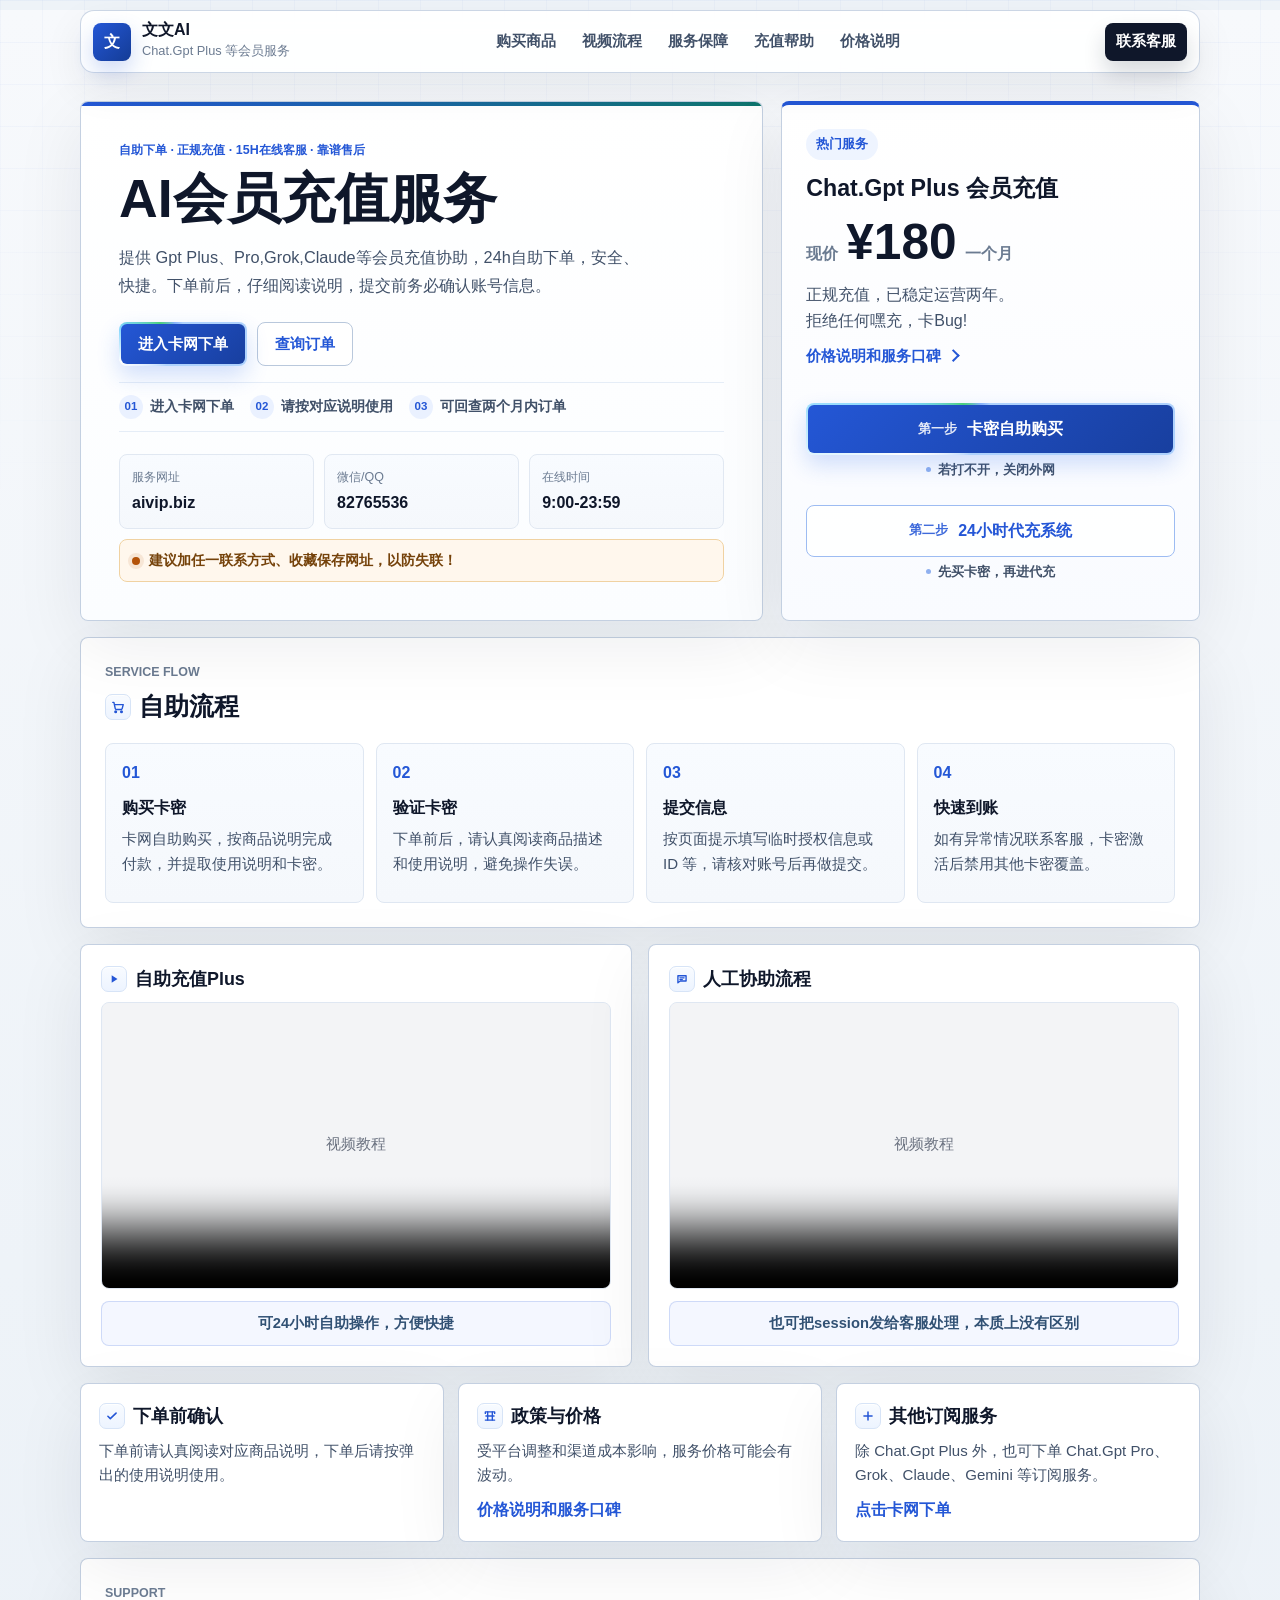
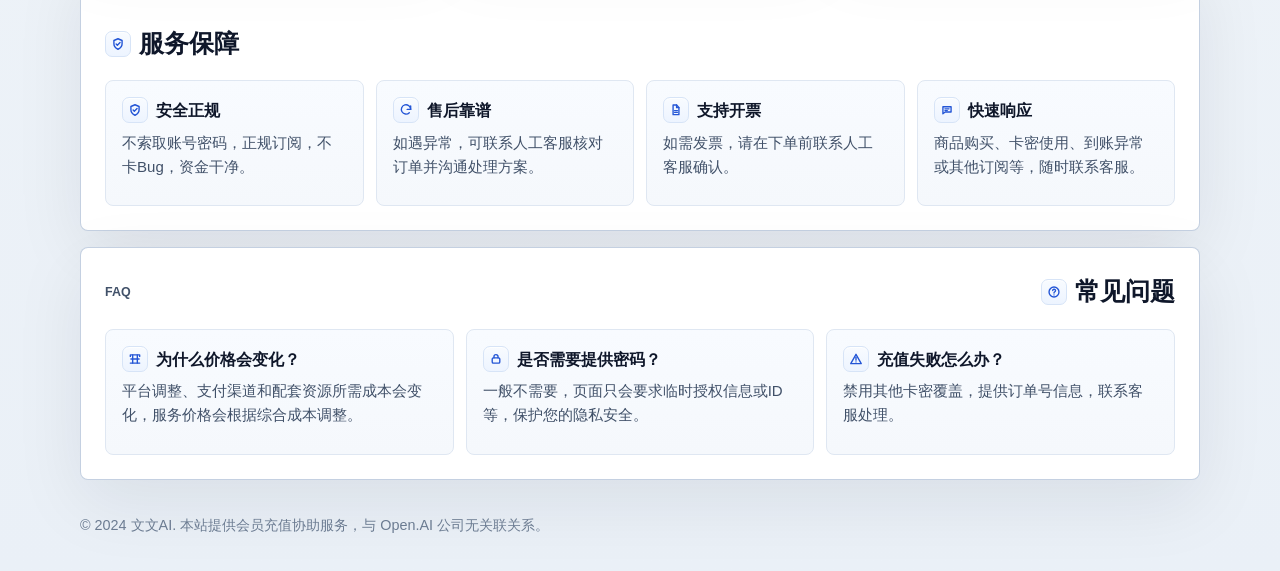
<file: index.html>
﻿<!DOCTYPE html>
<html lang="zh-CN">
<head>
  <meta charset="UTF-8">
  <meta name="viewport" content="width=device-width, initial-scale=1.0">
  <title>Chat.Gpt Plus 等会员服务 | 文文AI</title>
  <meta name="description" content="Chat.Gpt Plus 会员充值协助、自助购买指引与人工客服支持。服务网址 aivip.biz，联系方式 82765536。">
  <meta name="robots" content="noindex,nofollow,noarchive,nosnippet">
  <meta name="googlebot" content="noindex,nofollow,noarchive,nosnippet">
  <meta name="referrer" content="no-referrer">
  <link rel="stylesheet" href="assets/professional.css?v=home-flow-buttons-20260702">
</head>
<body class="clean-home">
  <header class="site-header">
    <a class="brand" href="index.html" aria-label="文文AI 首页">
      <span class="brand-mark">文</span>
      <span>
        <strong>文文AI</strong>
        <small>Chat.Gpt Plus 等会员服务</small>
      </span>
    </a>
    <nav class="site-nav" aria-label="主导航">
      <a href="https://qfcc99.com/shop/gptplus" target="_blank" rel="noopener noreferrer nofollow">购买商品</a>
      <a href="#video">视频流程</a>
      <a href="#support">服务保障</a>
      <a href="help.html">充值帮助</a>
      <a href="gpt170.html">价格说明</a>
    </nav>
    <a class="nav-action" href="#" data-contact-qr-open>联系客服</a>
  </header>

  <main>
    <section class="hero-section">
      <div class="hero-copy">
        <p class="eyebrow">自助下单 · 正规充值 · 15h在线客服 · 靠谱售后</p>
        <h1>AI会员充值服务</h1>
        <p class="hero-lead">
          提供 Gpt Plus、Pro,Grok,Claude等会员充值协助，24h自助下单，安全、快捷。下单前后，仔细阅读说明，提交前务必确认账号信息。
        </p>
        <div class="hero-actions">
          <a class="btn btn-primary btn-flow-border" href="https://qfcc99.com/shop/gptplus" target="_blank" rel="noopener noreferrer nofollow">进入卡网下单</a>
          <a class="btn btn-secondary" href="https://qfcc99.com/order" target="_blank" rel="noopener noreferrer nofollow" data-order-query>查询订单</a>
        </div>
        <div class="hero-route" aria-label="服务路径">
          <span><b>01</b>进入卡网下单</span>
          <span><b>02</b>请按对应说明使用</span>
          <span><b>03</b>可回查两个月内订单</span>
        </div>
        <dl class="hero-meta">
          <div>
            <dt>服务网址</dt>
            <dd><button class="meta-copy" type="button" data-copy-site="https://aivip.biz/" aria-label="复制服务网址并添加收藏">aivip.biz</button></dd>
          </div>
          <div>
            <dt>微信/QQ</dt>
            <dd><button class="meta-copy" type="button" data-copy-contact="82765536" aria-label="复制微信和 QQ 号">82765536</button></dd>
          </div>
          <div>
            <dt>在线时间</dt>
            <dd>9:00-23:59</dd>
          </div>
        </dl>
        <p class="hero-save-note">建议加任一联系方式、收藏保存网址，以防失联！</p>
      </div>

      <aside class="order-card" id="service">
        <div class="card-label">热门服务</div>
        <h2>Chat.Gpt Plus 会员充值</h2>
        <div class="price-row">
          <span>现价</span>
          <strong>¥180</strong>
          <span>一个月</span>
        </div>
        <p>正规充值，已稳定运营两年。<br>拒绝任何嘿充，卡Bug!</p>
        <a class="price-detail-link" href="gpt170.html" target="_blank" rel="noopener noreferrer nofollow">价格说明和服务口碑</a>
        <div class="order-actions">
          <div class="step-action-item">
            <a class="btn btn-primary full step-button btn-flow-border" href="https://qfcc99.com/shop/gptplus" target="_blank" rel="noopener noreferrer nofollow"><span>第一步</span>卡密自助购买</a>
            <p class="step-tip step-tip-buy">若打不开，关闭外网</p>
          </div>
          <div class="step-action-item">
            <a class="btn btn-secondary full step-button" href="5.html" target="_blank" rel="noopener noreferrer"><span>第二步</span>24小时代充系统</a>
            <p class="step-tip step-tip-recharge">先买卡密，再进代充</p>
          </div>
        </div>
      </aside>
    </section>

    <section class="process-section" id="process">
      <div class="section-head">
        <p class="eyebrow">Service Flow</p>
        <h2>自助流程</h2>
      </div>
      <div class="steps-grid">
        <article>
          <span>01</span>
          <h3>购买卡密</h3>
          <p>卡网自助购买，按商品说明完成付款，并提取使用说明和卡密。</p>
        </article>
        <article>
          <span>02</span>
          <h3>验证卡密</h3>
          <p>下单前后，请认真阅读商品描述和使用说明，避免操作失误。</p>
        </article>
        <article>
          <span>03</span>
          <h3>提交信息</h3>
          <p>按页面提示填写临时授权信息或 ID 等，请核对账号后再做提交。</p>
        </article>
        <article>
          <span>04</span>
          <h3>快速到账</h3>
          <p>如有异常情况联系客服，卡密激活后禁用其他卡密覆盖。</p>
        </article>
      </div>
    </section>

    <section class="video-grid" id="video">
      <article>
        <h2>自助充值Plus</h2>
        <video controls title="Chat.Gpt Plus 自助充值操作视频" referrerpolicy="no-referrer" poster="data:image/svg+xml,%3Csvg xmlns='http://www.w3.org/2000/svg' viewBox='0 0 800 450'%3E%3Crect width='800' height='450' fill='%23f3f4f6'/%3E%3Ctext x='50%25' y='50%25' dominant-baseline='middle' text-anchor='middle' font-family='Inter' font-size='24' fill='%236b7280'%3E视频教程%3C/text%3E%3C/svg%3E">
          <source src="https://cloud.video.taobao.com/vod/FbJyK4EKwB7btoRMw7lA98guu6U_p0BMQVdTUML7WWc.mp4" type="video/mp4">
        </video>
        <p class="video-tip">可24小时自助操作，方便快捷</p>
      </article>
      <article>
        <h2>人工协助流程</h2>
        <video controls title="人工协助流程操作视频" referrerpolicy="no-referrer" poster="data:image/svg+xml,%3Csvg xmlns='http://www.w3.org/2000/svg' viewBox='0 0 800 450'%3E%3Crect width='800' height='450' fill='%23f3f4f6'/%3E%3Ctext x='50%25' y='50%25' dominant-baseline='middle' text-anchor='middle' font-family='Inter' font-size='24' fill='%236b7280'%3E视频教程%3C/text%3E%3C/svg%3E">
          <source src="https://cloud.video.taobao.com/vod/_Zd1yb1LTLKlWbXtnfvvm9AOchXv3KpqyvNXuIQI2ng.mp4" type="video/mp4">
        </video>
        <p class="video-tip">也可把session发给客服处理，本质上没有区别</p>
      </article>
    </section>

    <section class="notice-row" aria-label="重要提示">
      <article>
        <h2>下单前确认</h2>
        <p>下单前请认真阅读对应商品说明，下单后请按弹出的使用说明使用。</p>
      </article>
      <article>
        <h2>政策与价格</h2>
        <p>受平台调整和渠道成本影响，服务价格可能会有波动。</p>
        <a href="gpt170.html" target="_blank" rel="noopener noreferrer nofollow">价格说明和服务口碑</a>
      </article>
      <article>
        <h2>其他订阅服务</h2>
        <p>除 Chat.Gpt Plus 外，也可下单 Chat.Gpt Pro、Grok、Claude、Gemini 等订阅服务。</p>
        <a href="https://qfcc99.com/shop/gptplus" target="_blank" rel="noopener noreferrer nofollow">点击卡网下单</a>
      </article>
    </section>

    <section class="support-section" id="support">
      <div class="section-head">
        <p class="eyebrow">Support</p>
        <h2>服务保障</h2>
      </div>
      <div class="support-list">
        <article>
          <h3>安全正规</h3>
          <p>不索取账号密码，正规订阅，不卡Bug，资金干净。</p>
        </article>
        <article>
          <h3>售后靠谱</h3>
          <p>如遇异常，可联系人工客服核对订单并沟通处理方案。</p>
        </article>
        <article>
          <h3>支持开票</h3>
          <p>如需发票，请在下单前联系人工客服确认。</p>
        </article>
        <article>
          <h3>快速响应</h3>
          <p>商品购买、卡密使用、到账异常或其他订阅等，随时联系客服。</p>
        </article>
      </div>
    </section>

    <section class="faq-section" id="faq">
      <div class="section-head">
        <p class="eyebrow">FAQ</p>
        <h2>常见问题</h2>
      </div>
      <div class="faq-grid">
        <article>
          <h3>为什么价格会变化？</h3>
          <p>平台调整、支付渠道和配套资源所需成本会变化，服务价格会根据综合成本调整。</p>
        </article>
        <article>
          <h3>是否需要提供密码？</h3>
          <p>一般不需要，页面只会要求临时授权信息或ID等，保护您的隐私安全。</p>
        </article>
        <article>
          <h3>充值失败怎么办？</h3>
          <p>禁用其他卡密覆盖，提供订单号信息，联系客服处理。</p>
        </article>
      </div>
    </section>
  </main>

  <div class="order-query-modal" data-order-query-modal hidden role="dialog" aria-modal="true" aria-labelledby="orderQueryTitle">
    <div class="order-query-dialog">
      <h2 id="orderQueryTitle">查询订单</h2>
      <p>忘记卡密或使用说明？使用 JR 开头的订单号或联系方式，可通过此处查询订单。</p>
      <div class="order-query-actions">
        <button type="button" data-order-cancel>取消</button>
        <button class="order-query-confirm" type="button" data-order-confirm>确认进入</button>
      </div>
    </div>
  </div>

  <div class="contact-qr-modal" data-contact-qr-modal hidden role="dialog" aria-modal="true" aria-labelledby="contactQrTitle">
    <div class="contact-qr-dialog">
      <button class="contact-qr-close" type="button" data-contact-qr-close aria-label="关闭">×</button>
      <h2 id="contactQrTitle">联系客服</h2>
      <p data-contact-qr-message>客服每日15小时在线，微信和 QQ 同号：82765536</p>
      <img src="assets/contact-qrcode.png" alt="文文AI 微信二维码" class="contact-qr-image" loading="lazy" decoding="async">
    </div>
  </div>

  <script>
    (() => {
      const modal = document.querySelector("[data-order-query-modal]");
      const triggers = document.querySelectorAll("[data-order-query]");
      if (!modal || !triggers.length) return;

      const cancelButton = modal.querySelector("[data-order-cancel]");
      const confirmButton = modal.querySelector("[data-order-confirm]");
      let targetUrl = "";

      const closeModal = () => {
        modal.hidden = true;
        targetUrl = "";
      };

      triggers.forEach((trigger) => {
        trigger.addEventListener("click", (event) => {
          event.preventDefault();
          targetUrl = trigger.href;
          modal.hidden = false;
          confirmButton.focus();
        });
      });

      cancelButton.addEventListener("click", closeModal);

      modal.addEventListener("click", (event) => {
        if (event.target === modal) closeModal();
      });

      document.addEventListener("keydown", (event) => {
        if (event.key === "Escape" && !modal.hidden) closeModal();
      });

      confirmButton.addEventListener("click", () => {
        const url = targetUrl;
        closeModal();
        if (url) window.open(url, "_blank", "noopener,noreferrer");
      });
    })();

    (() => {
      const modal = document.querySelector("[data-contact-qr-modal]");
      const triggers = document.querySelectorAll("[data-contact-qr-open]");
      if (!modal || !triggers.length) return;

      const closeButtons = modal.querySelectorAll("[data-contact-qr-close]");
      const message = modal.querySelector("[data-contact-qr-message]");
      const defaultMessage = message ? message.textContent : "客服每日15小时在线，微信和 QQ 同号：82765536";
      const closeModal = () => {
        modal.hidden = true;
      };
      const openModal = (text = defaultMessage) => {
        if (message) message.textContent = text;
        modal.hidden = false;
        const closeButton = modal.querySelector("[data-contact-qr-close]");
        if (closeButton) closeButton.focus();
      };
      window.showContactQrModal = openModal;

      triggers.forEach((trigger) => {
        trigger.addEventListener("click", (event) => {
          event.preventDefault();
          openModal();
        });
      });

      closeButtons.forEach((button) => {
        button.addEventListener("click", closeModal);
      });

      modal.addEventListener("click", (event) => {
        if (event.target === modal) closeModal();
      });

      document.addEventListener("keydown", (event) => {
        if (event.key === "Escape" && !modal.hidden) closeModal();
      });
    })();

    (() => {
      const copyButtons = document.querySelectorAll("[data-copy-contact]");
      const siteButtons = document.querySelectorAll("[data-copy-site]");
      if (!copyButtons.length && !siteButtons.length) return;

      const fallbackCopy = (text) => {
        const field = document.createElement("textarea");
        field.value = text;
        field.setAttribute("readonly", "");
        field.style.position = "fixed";
        field.style.opacity = "0";
        document.body.appendChild(field);
        field.select();
        document.execCommand("copy");
        field.remove();
      };

      const copyText = async (text) => {
        if (navigator.clipboard && window.isSecureContext) {
          await navigator.clipboard.writeText(text);
        } else {
          fallbackCopy(text);
        }
      };

      const tryAddBookmark = (url, title) => {
        try {
          if (window.external && typeof window.external.AddFavorite === "function") {
            window.external.AddFavorite(url, title);
            return true;
          }
          if (window.sidebar && typeof window.sidebar.addPanel === "function") {
            window.sidebar.addPanel(title, url, "");
            return true;
          }
        } catch (error) {
          return false;
        }
        return false;
      };

      copyButtons.forEach((button) => {
        button.addEventListener("click", async (event) => {
          event.preventDefault();
          const text = button.dataset.copyContact || "82765536";
          try {
            await copyText(text);
            if (window.showContactQrModal) {
              window.showContactQrModal("复制微信/QQ成功，请粘贴添加\n或扫描二维码加微信");
            } else {
              alert("复制微信/QQ成功，请粘贴添加\n或扫描二维码加微信");
            }
          } catch (error) {
            fallbackCopy(text);
            if (window.showContactQrModal) {
              window.showContactQrModal("复制微信/QQ成功，请粘贴添加\n或扫描二维码加微信");
            } else {
              alert("复制微信/QQ成功，请粘贴添加\n或扫描二维码加微信");
            }
          }
        });
      });

      siteButtons.forEach((button) => {
        button.addEventListener("click", async (event) => {
          event.preventDefault();
          const url = button.dataset.copySite || "https://aivip.biz/";
          try {
            await copyText(url);
          } catch (error) {
            fallbackCopy(url);
          }
          tryAddBookmark(url, "文文AI");
          alert("已复制网址，可粘贴保存");
        });
      });
    })();
  </script>

  <footer class="clean-footer">
    <p>© 2024 文文AI. 本站提供会员充值协助服务，与 Open.AI 公司无关联关系。</p>
  </footer>
</body>
</html>
</file>
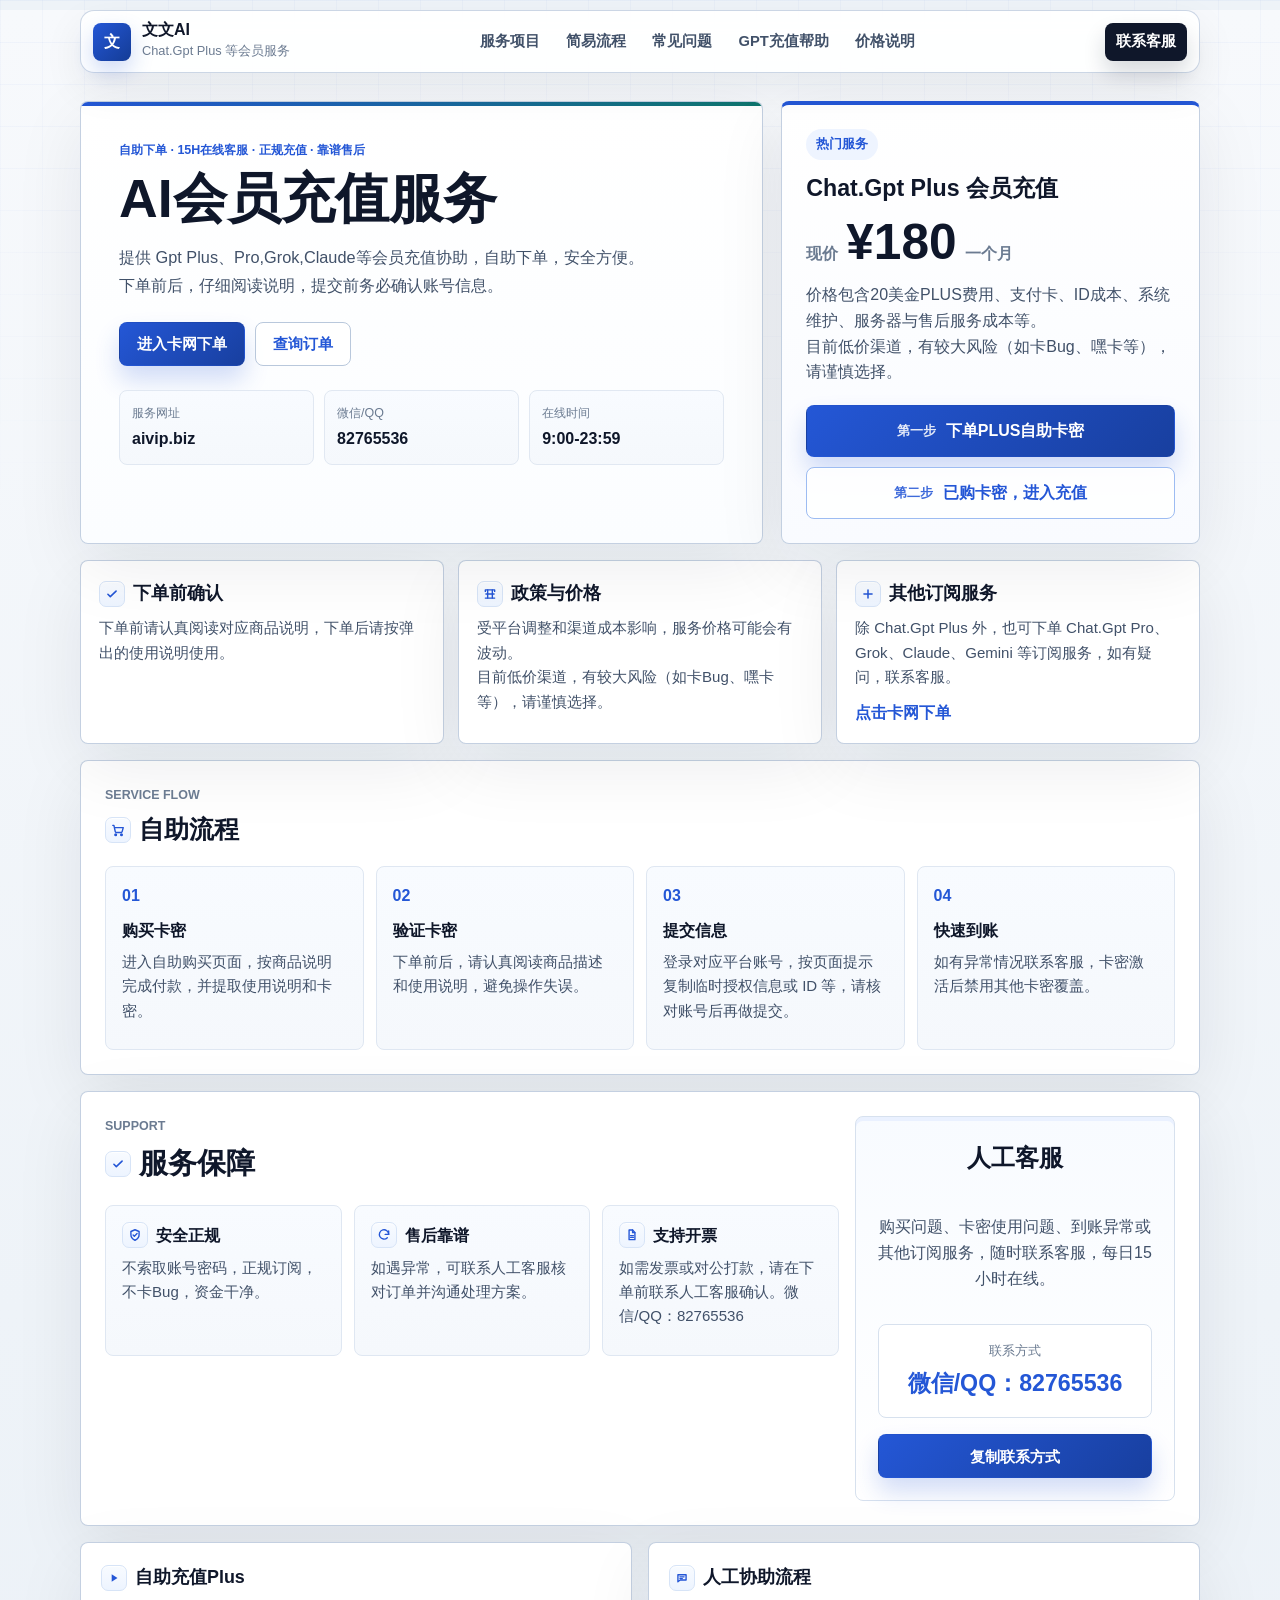
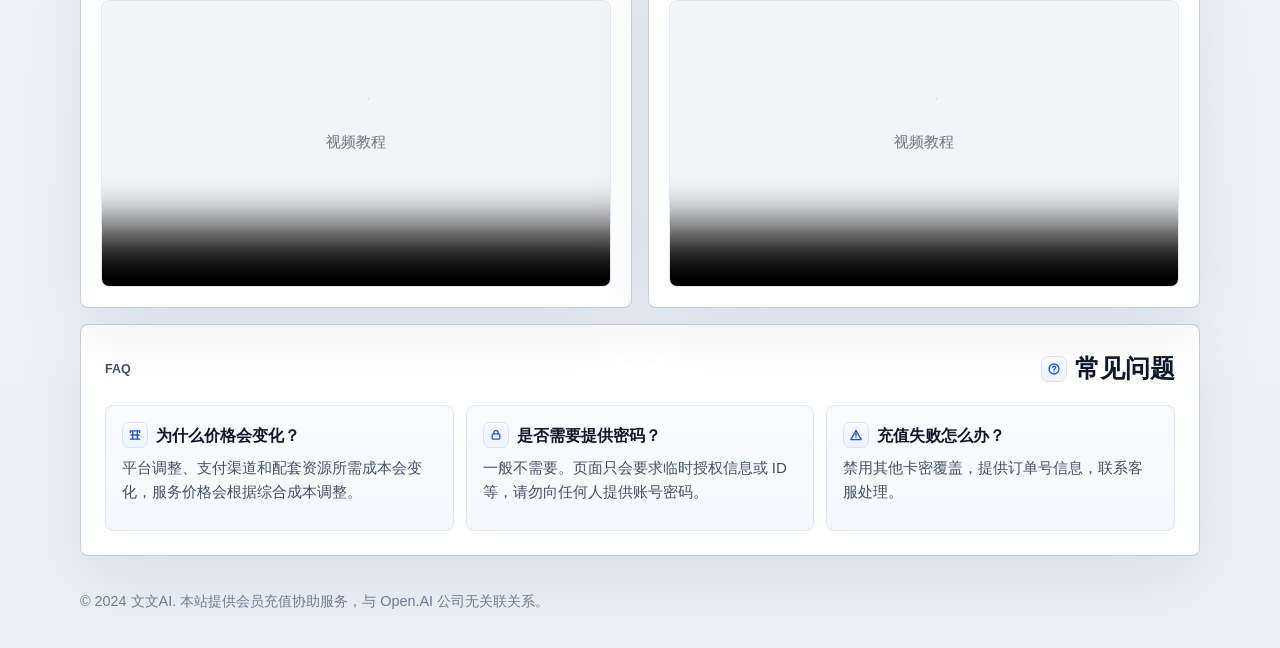
<file: 00index.html>
<!DOCTYPE html>
<html lang="zh-CN">
<head>
  <meta charset="UTF-8">
  <meta name="viewport" content="width=device-width, initial-scale=1.0">
  <title>Chat.Gpt Plus 等会员服务 | 文文AI</title>
  <meta name="description" content="Chat.Gpt Plus 会员充值协助、自助购买指引与人工客服支持。服务网址 aivip.biz，联系方式 82765536。">
  <meta name="robots" content="noindex,nofollow,noarchive,nosnippet">
  <meta name="googlebot" content="noindex,nofollow,noarchive,nosnippet">
  <meta name="referrer" content="no-referrer">
  <link rel="stylesheet" href="assets/professional.css">
</head>
<body class="clean-home">
  <header class="site-header">
    <a class="brand" href="index.html" aria-label="文文AI 首页">
      <span class="brand-mark">文</span>
      <span>
        <strong>文文AI</strong>
        <small>Chat.Gpt Plus 等会员服务</small>
      </span>
    </a>
    <nav class="site-nav" aria-label="主导航">
      <a href="#service">服务项目</a>
      <a href="#process">简易流程</a>
      <a href="#faq">常见问题</a>
      <a href="help.html"> GPT充值帮助</a>
      <a href="gpt170.html">价格说明</a>
    </nav>
    <a class="nav-action" href="index.html#contact" data-contact-qr-open>联系客服</a>
  </header>

  <main>
    <section class="hero-section">
      <div class="hero-copy">
        <p class="eyebrow">自助下单 · 15h在线客服 · 正规充值 · 靠谱售后</p>
        <h1>AI会员充值服务</h1>
        <p class="hero-lead">
          提供 Gpt Plus、Pro,Grok,Claude等会员充值协助，自助下单，安全方便。下单前后，仔细阅读说明，提交前务必确认账号信息。
        </p>
        <div class="hero-actions">
          <a class="btn btn-primary" href="https://qfcc99.com/shop/gptplus" target="_blank" rel="noopener noreferrer nofollow">进入卡网下单</a>
          <a class="btn btn-secondary" href="https://qfcc99.com/order" target="_blank" rel="noopener noreferrer nofollow" data-order-query>查询订单</a>
        </div>
        <dl class="hero-meta">
          <div>
            <dt>服务网址</dt>
            <dd>aivip.biz</dd>
          </div>
          <div>
            <dt>微信/QQ</dt>
            <dd>82765536</dd>
          </div>
          <div>
            <dt>在线时间</dt>
            <dd>9:00-23:59</dd>
          </div>
        </dl>
      </div>

      <aside class="order-card" id="service">
        <div class="card-label">热门服务</div>
        <h2>Chat.Gpt Plus 会员充值</h2>
        <div class="price-row">
          <span>现价</span>
          <strong>¥180</strong>
          <span>一个月</span>
        </div>
        <p>价格包含20美金PLUS费用、支付卡、ID成本、系统维护、服务器与售后服务成本等。<br>目前低价渠道，有较大风险（如卡Bug、嘿卡等），请谨慎选择。</p>
        <div class="order-actions">
          <a class="btn btn-primary full step-button" href="https://qfcc99.com/shop/gptplus" target="_blank" rel="noopener noreferrer nofollow"><span>第一步</span>下单PLUS自助卡密</a>
          <a class="btn btn-secondary full step-button" href="5.html"><span>第二步</span>已购卡密，进入充值</a>
        </div>
      </aside>
    </section>

    <section class="notice-row" aria-label="重要提示">
      <article>
        <h2>下单前确认</h2>
        <p>下单前请认真阅读对应商品说明，下单后请按弹出的使用说明使用。</p>
      </article>
      <article>
        <h2>政策与价格</h2>
        <p>受平台调整和渠道成本影响，服务价格可能会有波动。<br>目前低价渠道，有较大风险（如卡Bug、嘿卡等），请谨慎选择。</p>
      </article>
      <article>
        <h2>其他订阅服务</h2>
        <p>除 Chat.Gpt Plus 外，也可下单 Chat.Gpt Pro、Grok、Claude、Gemini 等订阅服务，如有疑问，联系客服。</p>
        <a href="https://qfcc99.com/shop/gptplus" target="_blank" rel="noopener noreferrer nofollow">点击卡网下单</a>
      </article>
    </section>

    <section class="process-section" id="process">
      <div class="section-head">
        <p class="eyebrow">Service Flow</p>
        <h2>自助流程</h2>
      </div>
      <div class="steps-grid">
        <article>
          <span>01</span>
          <h3>购买卡密</h3>
          <p>进入自助购买页面，按商品说明完成付款，并提取使用说明和卡密。</p>
        </article>
        <article>
          <span>02</span>
          <h3>验证卡密</h3>
          <p>下单前后，请认真阅读商品描述和使用说明，避免操作失误。</p>
        </article>
        <article>
          <span>03</span>
          <h3>提交信息</h3>
          <p>登录对应平台账号，按页面提示复制临时授权信息或 ID 等，请核对账号后再做提交。</p>
        </article>
        <article>
          <span>04</span>
          <h3>快速到账</h3>
          <p>如有异常情况联系客服，卡密激活后禁用其他卡密覆盖。</p>
        </article>
      </div>
    </section>

    <section class="split-section">
      <div>
        <div class="section-head">
          <p class="eyebrow">Support</p>
          <h2>服务保障</h2>
        </div>
        <div class="support-list">
          <article>
            <h3>安全正规</h3>
            <p>不索取账号密码，正规订阅，不卡Bug，资金干净。</p>
          </article>
          <article>
            <h3>售后靠谱</h3>
            <p>如遇异常，可联系人工客服核对订单并沟通处理方案。</p>
          </article>
          <article>
            <h3>支持开票</h3>
            <p>如需发票或对公打款，请在下单前联系人工客服确认。微信/QQ：82765536</p>
          </article>
        </div>
      </div>
      <aside class="contact-panel">
        <h2>人工客服</h2>
        <p>购买问题、卡密使用问题、到账异常或其他订阅服务，随时联系客服，每日15小时在线。</p>
        <div class="wechat-box">
          <span>联系方式</span>
          <strong>微信/QQ：82765536</strong>
        </div>
        <a class="btn btn-primary full" href="#" data-copy-contact="82765536">复制联系方式</a>
      </aside>
    </section>

    <section class="video-grid" id="video">
      <article>
        <h2>自助充值Plus</h2>
        <video controls title="Chat.Gpt Plus 自助充值操作视频" referrerpolicy="no-referrer" poster="data:image/svg+xml,%3Csvg xmlns='http://www.w3.org/2000/svg' viewBox='0 0 800 450'%3E%3Crect width='800' height='450' fill='%23f3f4f6'/%3E%3Ctext x='50%25' y='50%25' dominant-baseline='middle' text-anchor='middle' font-family='Inter' font-size='24' fill='%236b7280'%3E视频教程%3C/text%3E%3C/svg%3E">
          <source src="https://cloud.video.taobao.com/vod/FbJyK4EKwB7btoRMw7lA98guu6U_p0BMQVdTUML7WWc.mp4" type="video/mp4">
        </video>
      </article>
      <article>
        <h2>人工协助流程</h2>
        <video controls title="人工协助流程操作视频" referrerpolicy="no-referrer" poster="data:image/svg+xml,%3Csvg xmlns='http://www.w3.org/2000/svg' viewBox='0 0 800 450'%3E%3Crect width='800' height='450' fill='%23f3f4f6'/%3E%3Ctext x='50%25' y='50%25' dominant-baseline='middle' text-anchor='middle' font-family='Inter' font-size='24' fill='%236b7280'%3E视频教程%3C/text%3E%3C/svg%3E">
          <source src="https://cloud.video.taobao.com/vod/_Zd1yb1LTLKlWbXtnfvvm9AOchXv3KpqyvNXuIQI2ng.mp4" type="video/mp4">
        </video>
      </article>
    </section>

    <section class="faq-section" id="faq">
      <div class="section-head">
        <p class="eyebrow">FAQ</p>
        <h2>常见问题</h2>
      </div>
      <div class="faq-grid">
        <article>
          <h3>为什么价格会变化？</h3>
          <p>平台调整、支付渠道和配套资源所需成本会变化，服务价格会根据综合成本调整。</p>
        </article>
        <article>
          <h3>是否需要提供密码？</h3>
          <p>一般不需要。页面只会要求临时授权信息或 ID 等，请勿向任何人提供账号密码。</p>
        </article>
        <article>
          <h3>充值失败怎么办？</h3>
          <p>禁用其他卡密覆盖，提供订单号信息，联系客服处理。</p>
        </article>
      </div>
    </section>
  </main>

  <div class="order-query-modal" data-order-query-modal hidden role="dialog" aria-modal="true" aria-labelledby="orderQueryTitle">
    <div class="order-query-dialog">
      <h2 id="orderQueryTitle">查询订单</h2>
      <p>忘记卡密或使用说明？使用 JR 开头的订单号或联系方式，可通过此处查询订单。</p>
      <div class="order-query-actions">
        <button type="button" data-order-cancel>取消</button>
        <button class="order-query-confirm" type="button" data-order-confirm>确认进入</button>
      </div>
    </div>
  </div>

  <script>
    (() => {
      const modal = document.querySelector("[data-order-query-modal]");
      const triggers = document.querySelectorAll("[data-order-query]");
      if (!modal || !triggers.length) return;

      const cancelButton = modal.querySelector("[data-order-cancel]");
      const confirmButton = modal.querySelector("[data-order-confirm]");
      let targetUrl = "";

      const closeModal = () => {
        modal.hidden = true;
        targetUrl = "";
      };

      triggers.forEach((trigger) => {
        trigger.addEventListener("click", (event) => {
          event.preventDefault();
          targetUrl = trigger.href;
          modal.hidden = false;
          confirmButton.focus();
        });
      });

      cancelButton.addEventListener("click", closeModal);

      modal.addEventListener("click", (event) => {
        if (event.target === modal) closeModal();
      });

      document.addEventListener("keydown", (event) => {
        if (event.key === "Escape" && !modal.hidden) closeModal();
      });

      confirmButton.addEventListener("click", () => {
        const url = targetUrl;
        closeModal();
        if (url) window.open(url, "_blank", "noopener,noreferrer");
      });
    })();

    (() => {
      const copyButtons = document.querySelectorAll("[data-copy-contact]");
      if (!copyButtons.length) return;

      const fallbackCopy = (text) => {
        const field = document.createElement("textarea");
        field.value = text;
        field.setAttribute("readonly", "");
        field.style.position = "fixed";
        field.style.opacity = "0";
        document.body.appendChild(field);
        field.select();
        document.execCommand("copy");
        field.remove();
      };

      copyButtons.forEach((button) => {
        button.addEventListener("click", async (event) => {
          event.preventDefault();
          const text = button.dataset.copyContact || "82765536";
          try {
            if (navigator.clipboard && window.isSecureContext) {
              await navigator.clipboard.writeText(text);
            } else {
              fallbackCopy(text);
            }
            alert("复制成功");
          } catch (error) {
            fallbackCopy(text);
            alert("复制成功");
          }
        });
      });
    })();
  </script>

  <footer class="clean-footer">
    <p>© 2024 文文AI. 本站提供会员充值协助服务，与 Open.AI 公司无关联关系。</p>
  </footer>
  <script src="assets/contact-modal.js?v=20260531-contact-modal-v2"></script>
</body>
</html>
</file>
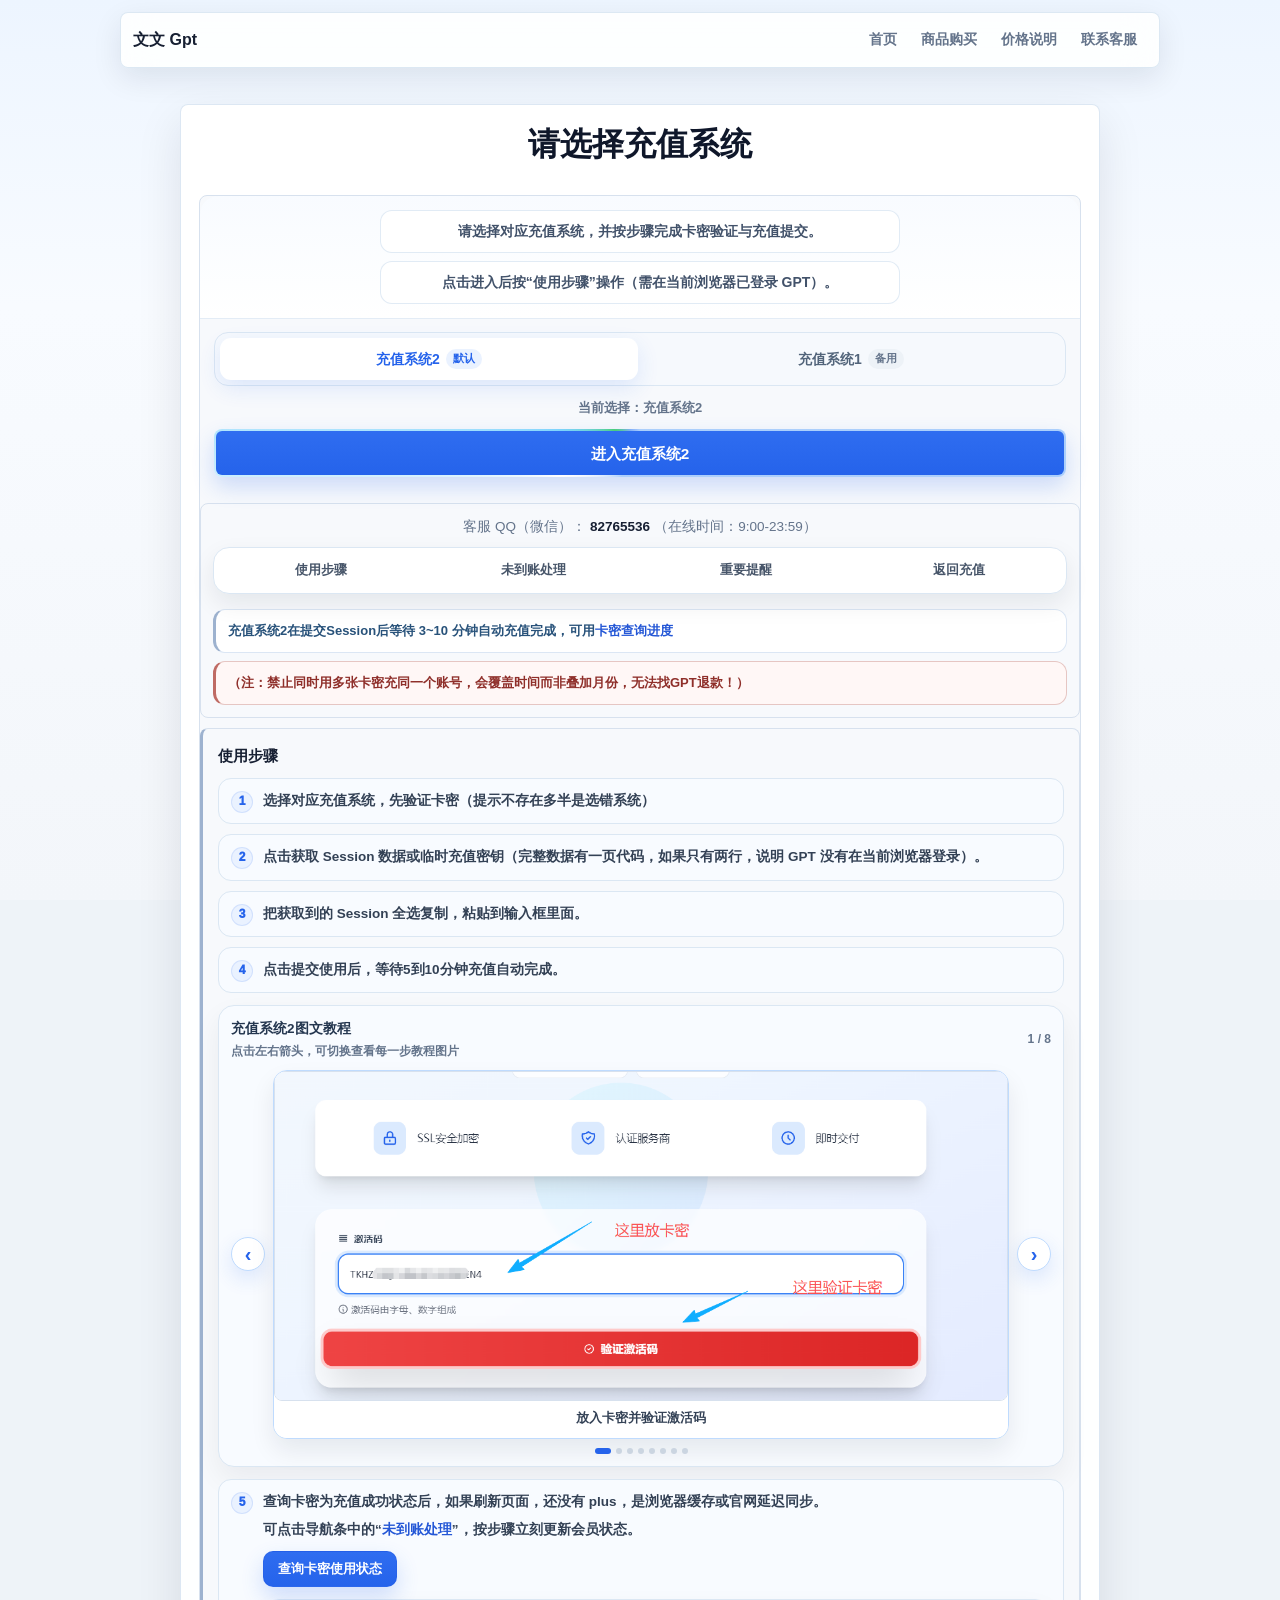
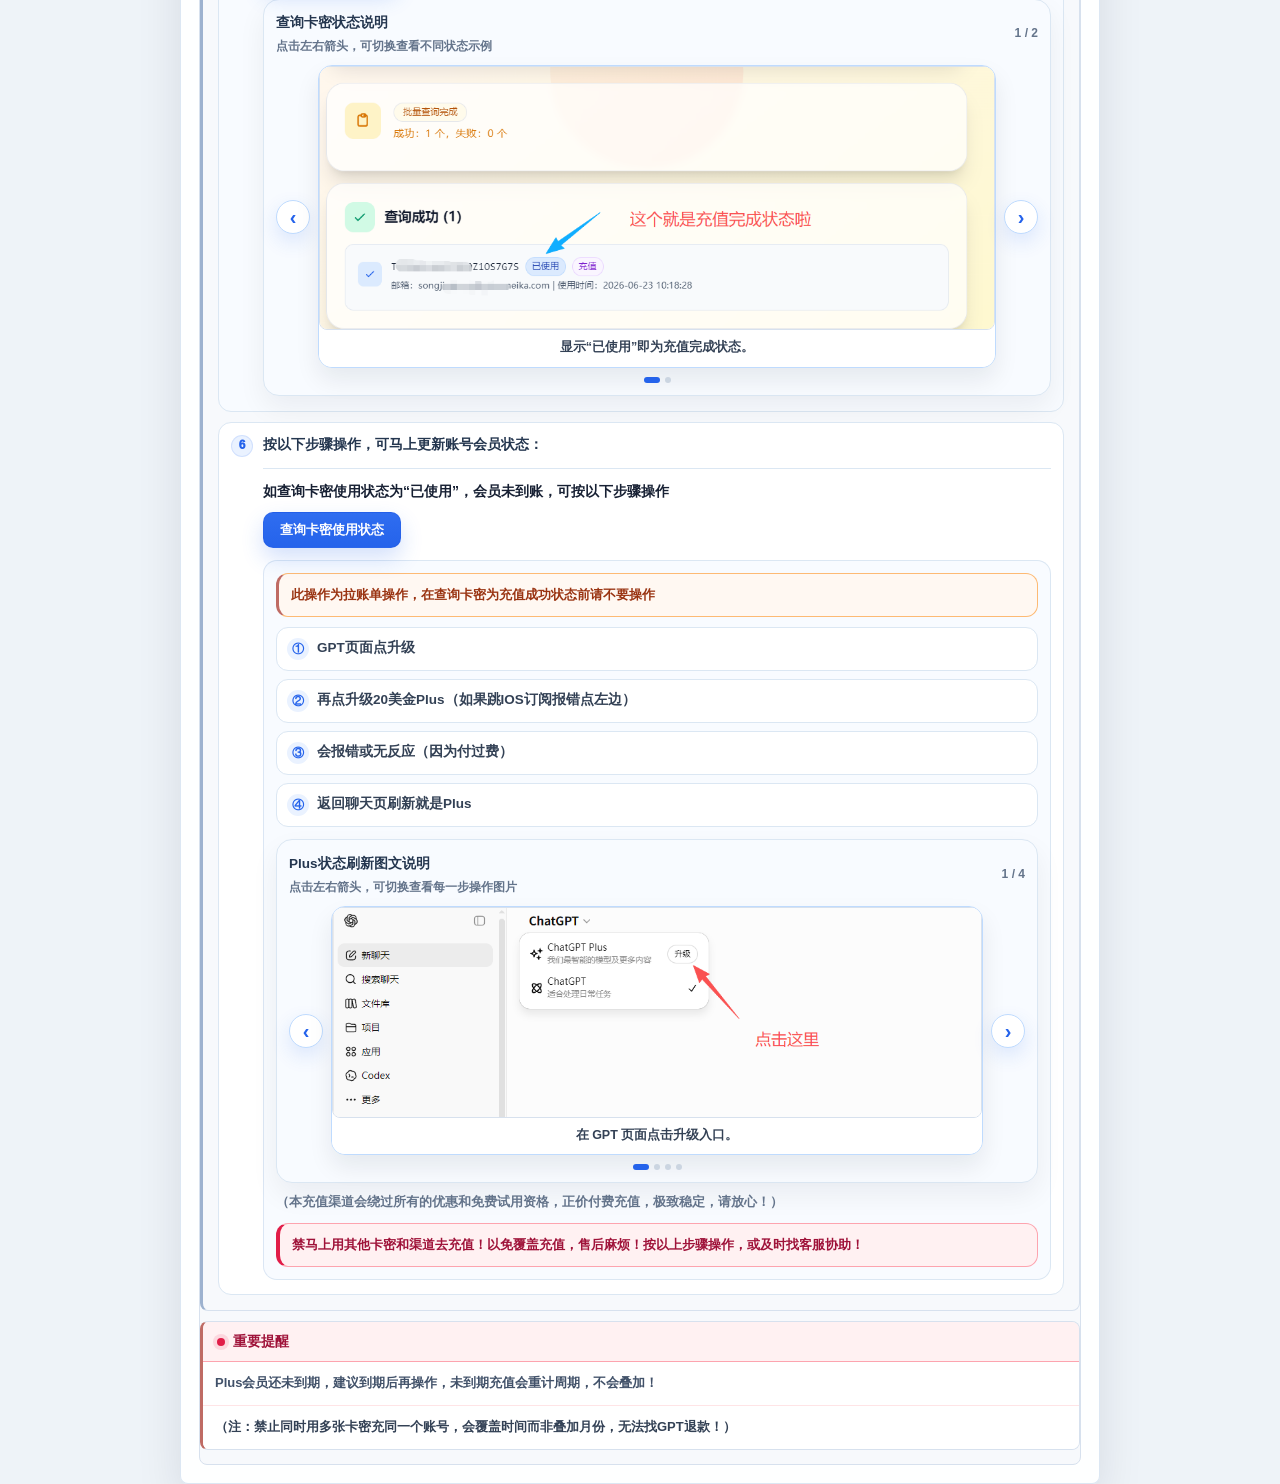
<file: 5.html>
﻿<!DOCTYPE html>
<html lang="zh-CN">
<head>
  <meta charset="UTF-8" />
  <meta name="viewport" content="width=device-width, initial-scale=1.0, viewport-fit=cover" />
  <meta name="robots" content="noindex,nofollow,noarchive,nosnippet">
  <meta name="googlebot" content="noindex,nofollow,noarchive,nosnippet">
  <title>请选择充值系统</title>

  <style>
    :root{
      --apple-blue:#2457d6;
      --apple-blue-active:#173f9b;

      --bg:#f5f5f7;
      --card:#ffffff;

      --text:#1d1d1f;
      --text-2:#6e6e73;
      --text-3:#86868b;

      --border: rgba(0,0,0,.08);
      --shadow: 0 10px 30px rgba(0,0,0,.08);

      --radius: 20px;
      --radius-sm: 14px;
      --radius-xs: 10px;

      --focus-bg:#fbfdff;
      --focus-bg-2:#ffffff;
      --focus-border:#dbe6f4;
      --focus-text:#334155;

      --danger-bg:#ffffff;
      --danger-border:#e6c6c3;
      --danger-text:#8f2f2a;
    }

    *{
      box-sizing:border-box;
    }

    html,body{
      height:100%;
      scroll-behavior:smooth;
    }

    body{
      margin:0;
      padding:18px 14px;
      font-family:-apple-system,BlinkMacSystemFont,"Segoe UI",Roboto,"Helvetica Neue",Arial,
                   "PingFang SC","Hiragino Sans GB","Microsoft YaHei",sans-serif;
      background:var(--bg);
      color:var(--text);
      display:flex;
      justify-content:center;
      align-items:flex-start;
      -webkit-font-smoothing:antialiased;
      -moz-osx-font-smoothing:grayscale;
    }

    .container{
      width:100%;
      max-width:520px;
      background:var(--card);
      border-radius:var(--radius);
      padding:20px;
      border:1px solid var(--border);
      box-shadow:var(--shadow);
    }

    header{
      text-align:center;
      padding:0 8px;
    }

    h1{
      margin:0 0 10px;
      font-size:26px;
      font-weight:700;
    }

    .sub{
      margin:0 0 6px;
      font-size:14px;
      color:var(--text-2);
      line-height:1.7;
      text-align:center;
    }

    .section{
      margin-top:14px;
      padding:16px;
      border-radius:var(--radius-sm);
      background:#fafafa;
      border:1px solid var(--border);
    }

    .section-desc{
      margin:0;
      font-size:14px;
      color:var(--text-2);
      line-height:1.75;
      text-align:center;
    }

    .purchase-wrap{
      text-align:center;
      margin-top:12px;
      margin-bottom:10px;
    }

    .purchase-link{
      display:inline-block;
      padding:12px 20px;
      background-color:var(--apple-blue);
      color:#fff;
      font-size:16px;
      font-weight:bold;
      border-radius:10px;
      text-decoration:none;
      transition:background-color .3s, transform .2s;
    }

    .purchase-link:hover{
      background-color:var(--apple-blue-active);
      transform:scale(1.03);
    }

    .purchase-link:active{
      background-color:#003d7a;
      transform:scale(.98);
    }

    .contact{
      margin:4px 16px 14px;
      padding:10px 12px;
      border-radius:var(--radius-sm);
      border:1px dashed rgba(0,0,0,.14);
      background:rgba(0,0,0,.02);
      text-align:center;
      font-size:14px;
      color:var(--text-2);
      line-height:1.7;
    }

    .contact strong{
      color:var(--text);
      font-weight:700;
    }

    .stock-tip{
      margin-top:8px;
      padding:9px 10px;
      border-radius:12px;
      background:var(--focus-bg);
      border:1px solid var(--focus-border);
      color:var(--focus-text);
      font-size:13px;
      line-height:1.7;
      font-weight:700;
      text-align:left;
    }

    
    .stock-tip-link{
      color:var(--apple-blue);
      font-weight:850;
      text-decoration:none;
      white-space:nowrap;
    }

    .stock-tip-link:hover{
      text-decoration:underline;
    }
.system-list{
      list-style:none;
      padding:0;
      margin:8px 0 0;
      display:flex;
      flex-direction:column;
      gap:14px;
    }

    .system-card{
      background:#fff;
      border-radius:var(--radius);
      border:1px solid var(--border);
      overflow:hidden;
    }

    .system-choice-page .system-card{
      overflow:visible;
    }

    .system-header{
      padding:14px 16px 12px;
      border-bottom:1px solid var(--border);
      background:linear-gradient(180deg, rgba(0,122,255,.03) 0%, rgba(255,255,255,0) 100%);
    }

    .system-note{
      margin:0;
      font-size:13px;
      color:var(--text-2);
      line-height:1.7;
      text-align:center;
    }

    .system-actions{
      padding:10px 16px 12px;
      display:flex;
      flex-direction:column;
      gap:10px;
    }


    .section-nav-slot{
      min-height:54px;
    }

    .section-nav{
      --section-nav-top:76px;
      position:relative;
      z-index:1290;
      display:flex;
      gap:8px;
      margin:0 16px 12px;
      padding:8px;
      overflow-x:auto;
      border:1px solid rgba(219,230,244,.96);
      border-radius:999px;
      background:rgba(255,255,255,.92);
      box-shadow:0 10px 26px rgba(15,23,42,.10);
      backdrop-filter:saturate(180%) blur(14px);
      -webkit-backdrop-filter:saturate(180%) blur(14px);
      scrollbar-width:none;
      -webkit-overflow-scrolling:touch;
    }

    .section-nav.is-fixed{
      position:fixed;
      top:var(--section-nav-top);
      left:50%;
      width:min(520px, calc(100% - 64px));
      max-width:520px;
      margin:0;
      transform:translateX(-50%);
    }

    .section-nav.is-fixed + .contact{
      margin-top:73px !important;
    }

    .section-nav::-webkit-scrollbar{
      display:none;
    }

    .section-nav a{
      flex:1 1 0;
      min-width:0;
      min-height:36px;
      padding:9px 12px;
      border-radius:999px;
      border:1px solid var(--focus-border);
      background:var(--focus-bg);
      color:var(--focus-text);
      font-size:13px;
      font-weight:850;
      line-height:1.3;
      text-align:center;
      text-decoration:none;
      white-space:nowrap;
      transition:border-color .2s ease, background-color .2s ease, color .2s ease;
    }

    .section-nav a:hover,
    .section-nav a:active{
      border-color:rgba(36,87,214,.35);
      background:#ffffff;
      color:var(--apple-blue);
    }

    #recharge-entry,
    #usage-steps,
    #unreceived-help,
    #important-reminder{
      scroll-margin-top:142px;
    }

    .channel-switch{
      display:flex;
      gap:4px;
      padding:4px;
      border-radius:14px;
      border:1px solid var(--border);
      background:#f8fafc;
    }

    .channel-option{
      flex:1 1 0;
      min-width:0;
      min-height:44px;
      border:0;
      border-radius:10px;
      background:transparent;
      color:var(--text-2);
      font:inherit;
      font-size:14px;
      font-weight:850;
      line-height:1.3;
      display:flex;
      align-items:center;
      justify-content:center;
      gap:6px;
      cursor:pointer;
      transition:background-color .2s ease, color .2s ease, box-shadow .2s ease;
      -webkit-tap-highlight-color:transparent;
    }

    .channel-option.is-active{
      background:#fff;
      color:var(--apple-blue);
      box-shadow:0 4px 14px rgba(15,23,42,.08);
    }

    .channel-tag{
      display:inline-flex;
      align-items:center;
      justify-content:center;
      min-height:20px;
      padding:2px 7px;
      border-radius:999px;
      background:rgba(142,142,147,.12);
      color:var(--text-3);
      font-size:11px;
      font-weight:850;
      line-height:1;
      white-space:nowrap;
    }

    .channel-option.is-active .channel-tag{
      background:rgba(0,122,255,.12);
      color:var(--apple-blue);
    }

    .channel-current{
      margin:0;
      color:var(--text-2);
      font-size:13px;
      font-weight:750;
      line-height:1.5;
      text-align:center;
    }

    .system-link{
      display:flex;
      align-items:center;
      justify-content:center;
      gap:10px;
      width:100%;
      min-height:52px;
      padding:14px 16px;
      text-align:center;
      text-decoration:none;
      background:var(--apple-blue);
      color:#fff;
      font-size:16px;
      font-weight:800;
      line-height:1.5;
      border-radius:14px;
      transition:transform .08s ease, background-color .2s ease, box-shadow .2s ease;
      -webkit-tap-highlight-color:transparent;
      box-shadow:0 6px 16px rgba(0,122,255,.12);
    }

    .system-link:hover{
      background:var(--apple-blue-active);
    }

    .system-link:active{
      background:var(--apple-blue-active);
      transform:scale(.98);
    }

    .system-link[data-system-enabled="false"]{
      background:#8e8e93;
      box-shadow:none;
      cursor:not-allowed;
    }

    .system-link[data-system-enabled="false"]:hover,
    .system-link[data-system-enabled="false"]:active{
      background:#8e8e93;
      transform:none;
    }

    .system-status{
      display:inline-flex;
      align-items:center;
      min-height:22px;
      padding:2px 8px;
      border-radius:999px;
      background:rgba(255,255,255,.22);
      color:#fff;
      font-size:12px;
      font-weight:800;
      line-height:1.4;
      white-space:nowrap;
    }

    .system-link[data-system-enabled="true"] .system-status{
      display:none;
    }

    .entry-countdown-overlay{
      position:fixed;
      inset:0;
      z-index:3000;
      display:flex;
      align-items:center;
      justify-content:center;
      padding:24px;
      background:rgba(15,23,42,.46);
      backdrop-filter:blur(12px);
    }

    .entry-countdown-dialog{
      width:min(430px, 100%);
      padding:22px;
      border-radius:18px;
      background:#fff;
      border:1px solid rgba(0,0,0,.08);
      box-shadow:0 24px 60px rgba(0,0,0,.22);
      text-align:left;
    }

    .entry-countdown-title{
      font-size:18px;
      font-weight:850;
      color:var(--text);
      text-align:center;
    }

    .entry-countdown-message{
      margin:14px 0 12px;
      padding:12px 14px;
      border-radius:14px;
      border:1px solid #e2e8f0;
      background:#f8fafc;
      color:#334155;
      font-size:14px;
      font-weight:750;
      line-height:1.7;
    }

    .entry-countdown-warning{
      margin:0;
      padding:11px 13px;
      border-radius:12px;
      background:#fff7ed;
      border:1px solid #fed7aa;
      color:#9a3412;
      font-size:13px;
      font-weight:850;
      line-height:1.65;
      text-align:left;
    }

    .entry-countdown-warning + .entry-countdown-warning{
      margin-top:10px;
    }

    .entry-countdown-warning.is-critical{
      background:#fff1f2;
      border-color:#fecdd3;
      color:#be123c;
    }

    .entry-countdown-warning a{
      color:inherit;
      font-weight:900;
      text-decoration:underline;
      text-underline-offset:3px;
    }

    .entry-countdown-note{
      margin:12px 0 0;
      color:var(--text-3);
      font-size:13px;
      line-height:1.6;
      text-align:center;
    }

    .entry-countdown-actions{
      display:flex;
      gap:10px;
      margin-top:16px;
    }

    .entry-countdown-primary,
    .entry-countdown-secondary{
      display:inline-flex;
      align-items:center;
      justify-content:center;
      min-height:44px;
      padding:10px 14px;
      border-radius:13px;
      border:1px solid transparent;
      font-size:14px;
      font-weight:850;
      line-height:1.4;
      text-decoration:none;
      cursor:pointer;
      -webkit-tap-highlight-color:transparent;
    }

    .entry-countdown-primary{
      flex:1;
      color:#fff;
      background:var(--apple-blue);
      box-shadow:0 10px 22px rgba(0,122,255,.18);
    }

    .entry-countdown-secondary{
      color:var(--text-2);
      background:#fff;
      border-color:var(--border);
    }

    @media (max-width:480px){
      .entry-countdown-actions{
        flex-direction:column;
      }
    }

    .steps-wrap{
      padding:0 16px 16px;
    }

    .content-block{
      margin-top:10px;
      padding:14px;
      border-radius:14px;
      background:rgba(0,0,0,.02);
      border:1px solid var(--border);
    }

    .focus-block{
      background:var(--focus-bg);
      border:1px solid var(--focus-border);
      box-shadow:0 6px 18px rgba(243,198,106,.16);
    }

    .steps-title,
    .hint-title{
      margin:0 0 10px;
      font-size:15px;
      font-weight:800;
      color:var(--text);
    }


    .steps-subtitle{
      margin:16px 0 8px;
      color:var(--focus-text);
    }

    ol.steps{
      margin:0;
      padding-left:18px;
      font-size:14px;
      line-height:1.8;
      color:var(--text-2);
    }

    .steps li{
      margin:6px 0;
    }

    .system2-tutorial{
      margin:12px 0 12px;
      padding:12px;
      border-radius:14px;
      border:1px solid var(--focus-border);
      background:#fbfdff;
    }

    .system2-tutorial[hidden]{
      display:none !important;
    }

    .tutorial-top{
      display:flex;
      align-items:center;
      justify-content:space-between;
      gap:10px;
      margin-bottom:10px;
    }

    .tutorial-title{
      color:var(--focus-text);
      font-size:13px;
      font-weight:850;
    }

    .tutorial-subtitle{
      margin-top:3px;
      color:var(--text-3);
      font-size:12px;
      font-weight:700;
      line-height:1.45;
    }

    .tutorial-count{
      flex:0 0 auto;
      color:var(--text-3);
      font-size:12px;
      font-weight:800;
    }

    .tutorial-stage{
      display:grid;
      grid-template-columns:34px minmax(0,1fr) 34px;
      align-items:center;
      gap:8px;
    }

    .tutorial-btn{
      width:34px;
      height:34px;
      border:1px solid var(--focus-border);
      border-radius:999px;
      background:#fff;
      color:var(--apple-blue);
      font-size:20px;
      line-height:1;
      font-weight:800;
      cursor:pointer;
      box-shadow:0 4px 12px rgba(15,23,42,.06);
    }

    .tutorial-btn:active{
      transform:scale(.96);
    }

    .tutorial-frame{
      min-width:0;
      margin:0;
      overflow:hidden;
      border-radius:12px;
      border:1px solid rgba(37,99,235,.16);
      background:#fff;
      box-shadow:0 8px 22px rgba(15,23,42,.08);
    }

    .tutorial-image{
      display:block;
      width:100%;
      height:auto;
      background:#fff;
    }

    .tutorial-caption{
      padding:8px 10px 10px;
      color:var(--focus-text);
      font-size:12.5px;
      font-weight:800;
      text-align:center;
      line-height:1.5;
      background:#fff;
    }

    .tutorial-dots{
      display:flex;
      justify-content:center;
      gap:5px;
      margin-top:9px;
    }

    .tutorial-dot{
      width:6px;
      height:6px;
      border-radius:999px;
      background:#cbd5e1;
    }

    .tutorial-dot.is-active{
      width:16px;
      background:var(--apple-blue);
    }

    @media (max-width:640px){
      .tutorial-stage{
        position:relative;
        display:block;
      }

      .tutorial-frame{
        width:100%;
      }

      .tutorial-btn{
        position:absolute;
        top:50%;
        z-index:3;
        background:rgba(255,255,255,.94);
        box-shadow:0 6px 18px rgba(15,23,42,.16);
      }

      .tutorial-btn[data-tutorial-prev]{
        left:8px;
        transform:translateY(-50%);
      }

      .tutorial-btn[data-tutorial-next]{
        right:8px;
        transform:translateY(-50%);
      }

      .tutorial-btn:active{
        transform:translateY(-50%) scale(.96);
      }
    }

    .focus-item{
      color:var(--focus-text);
      font-weight:700;
    }

    .step-note-line{
      display:block;
    }

    .step-note-line + .step-note-line{
      margin-top:6px;
    }

    .step-note-link{
      color:var(--apple-blue);
      font-weight:800;
      text-decoration:none;
    }

    .step-note-link:hover{
      text-decoration:underline;
    }

    .status-check-wrap{
      margin:10px 0 4px;
    }

    .status-check-link{
      display:inline-flex;
      align-items:center;
      justify-content:center;
      min-height:36px;
      padding:8px 14px;
      border-radius:10px;
      background:var(--apple-blue);
      color:#fff;
      font-size:13px;
      font-weight:850;
      line-height:1.4;
      text-decoration:none;
      box-shadow:0 6px 14px rgba(36,87,214,.14);
      transition:background-color .2s ease, transform .08s ease;
    }

    .status-check-link:hover{
      background:var(--apple-blue-active);
      color:#fff;
      text-decoration:none;
    }

    .status-check-link:active{
      transform:scale(.98);
    }

    .unreceived-status-entry{
      display:flex;
      align-items:center;
      justify-content:flex-start;
      margin:8px 0 10px;
    }

    .unreceived-status-entry[hidden]{
      display:none !important;
    }

    .unreceived-status-link{
      min-height:34px;
      padding-inline:16px;
    }

    .refresh-help-item{
      margin-top:12px !important;
    }

    .refresh-help-lead{
      color:var(--focus-text);
      font-weight:800;
    }

    .refresh-help-title-row{
      display:flex;
      align-items:center;
      justify-content:space-between;
      gap:10px;
      margin:12px 0 8px;
      padding-top:12px;
      border-top:1px solid #dbe6f4;
    }

    .refresh-help-title{
      color:var(--focus-text);
      font-size:14px;
      font-weight:850;
      line-height:1.45;
    }

    .status-guide{
      margin:12px 0 4px;
      padding:12px;
      border-radius:14px;
      border:1px solid var(--focus-border);
      background:#fbfdff;
    }

    .status-guide-top{
      display:flex;
      align-items:center;
      justify-content:space-between;
      gap:10px;
      margin-bottom:10px;
    }

    .status-guide-title{
      color:var(--focus-text);
      font-size:13px;
      font-weight:850;
    }

    .status-guide-subtitle{
      margin-top:3px;
      color:var(--text-3);
      font-size:12px;
      font-weight:700;
      line-height:1.45;
    }

    .status-guide-count{
      flex:0 0 auto;
      color:var(--text-3);
      font-size:12px;
      font-weight:800;
    }

    .status-guide-stage{
      display:grid;
      grid-template-columns:34px minmax(0,1fr) 34px;
      align-items:center;
      gap:8px;
    }

    .status-guide-btn{
      width:34px;
      height:34px;
      border:1px solid var(--focus-border);
      border-radius:999px;
      background:#fff;
      color:var(--apple-blue);
      font-size:20px;
      line-height:1;
      font-weight:800;
      cursor:pointer;
      box-shadow:0 4px 12px rgba(15,23,42,.06);
    }

    .status-guide-btn:active{
      transform:scale(.96);
    }

    .status-guide-frame{
      min-width:0;
      margin:0;
      overflow:hidden;
      border-radius:12px;
      border:1px solid rgba(37,99,235,.16);
      background:#fff;
      box-shadow:0 8px 22px rgba(15,23,42,.08);
    }

    .status-guide-image{
      display:block;
      width:100%;
      height:auto;
      background:#fff;
    }

    .status-guide-caption{
      padding:8px 10px 10px;
      color:var(--focus-text);
      font-size:12.5px;
      font-weight:800;
      text-align:center;
      line-height:1.5;
      background:#fff;
    }

    .status-guide-dots{
      display:flex;
      justify-content:center;
      gap:5px;
      margin-top:9px;
    }

    .status-guide-dot{
      width:6px;
      height:6px;
      border-radius:999px;
      background:#cbd5e1;
    }

    .status-guide-dot.is-active{
      width:16px;
      background:var(--apple-blue);
    }

    @media (max-width:640px){
      .status-guide-stage{
        position:relative;
        display:block;
      }

      .status-guide-frame{
        width:100%;
      }

      .status-guide-btn{
        position:absolute;
        top:50%;
        z-index:3;
        background:rgba(255,255,255,.94);
        box-shadow:0 6px 18px rgba(15,23,42,.16);
      }

      .status-guide-btn[data-status-guide-prev]{
        left:8px;
        transform:translateY(-50%);
      }

      .status-guide-btn[data-status-guide-next]{
        right:8px;
        transform:translateY(-50%);
      }

      .status-guide-btn:active{
        transform:translateY(-50%) scale(.96);
      }
    }

    .plus-refresh-guide{
      margin-top:12px;
    }

    .refresh-step-list{
      display:grid;
      gap:8px;
      margin-top:10px;
    }

    .refresh-step{
      display:flex;
      align-items:flex-start;
      gap:8px;
      padding:9px 10px;
      border-radius:10px;
      background:#ffffff;
      border:1px solid #dbe6f4;
      color:#334155;
      font-size:13.5px;
      font-weight:700;
      line-height:1.55;
    }

    .refresh-step-index{
      flex:0 0 auto;
      display:inline-flex;
      align-items:center;
      justify-content:center;
      width:22px;
      height:22px;
      border-radius:999px;
      background:#eaf2ff;
      color:var(--apple-blue);
      font-size:12px;
      font-weight:900;
      line-height:1;
    }

    .plus-refresh-dots{
      display:flex;
      justify-content:center;
      gap:5px;
      margin-top:9px;
    }

    .plus-refresh-dot{
      width:6px;
      height:6px;
      border-radius:999px;
      background:#cbd5e1;
    }

    .plus-refresh-dot.is-active{
      width:16px;
      background:var(--apple-blue);
    }

    @media (max-width:640px){
      .plus-refresh-btn[data-plus-refresh-prev]{
        left:8px;
        transform:translateY(-50%);
      }

      .plus-refresh-btn[data-plus-refresh-next]{
        right:8px;
        transform:translateY(-50%);
      }
    }

    .extra-text{
      margin-top:10px;
      font-size:14px;
      line-height:1.8;
      color:var(--text-2);
    }

    .extra-text p{
      margin:8px 0 0;
    }

    .bill-query-warning{
      max-width:560px;
      margin:12px auto 0;
      padding:10px 12px;
      border-radius:10px;
      background:var(--danger-bg);
      border:1px solid var(--danger-border);
      border-left:3px solid #bf6b64;
      color:var(--danger-text);
      font-size:13px;
      font-weight:700;
      line-height:1.65;
      text-align:center;
    }

    .bill-query-warning span{
      display:inline;
    }

    
    .bill-query-warning[hidden] + .refresh-step-list{
      margin-top:0;
    }

.focus-text{
      margin-top:12px;
      padding:12px 14px;
      border-radius:12px;
      background:var(--focus-bg-2);
      border:1px solid var(--focus-border);
      color:#334155;
      font-weight:500;
    }

    .focus-text strong{
      color:#1e293b;
      font-weight:700;
    }

    .focus-text p:first-child{
      margin-top:0;
    }

    .hint{
      margin-top:12px;
      padding:12px;
      border-radius:14px;
      background:rgba(0,0,0,.03);
      border:1px solid var(--border);
    }

    .focus-hint{
      background:var(--danger-bg);
      border:1px solid var(--danger-border);
      box-shadow:0 4px 14px rgba(255,90,95,.08);
    }

    .focus-hint .hint-title{
      color:var(--danger-text);
    }

    .hint p{
      margin:0;
      font-size:13px;
      color:var(--text-2);
      line-height:1.8;
    }

    .mono{
      font-family:ui-monospace,SFMono-Regular,Menlo,Monaco,Consolas,"Courier New",monospace;
      font-size:12.5px;
      color:var(--text-3);
      word-break:break-word;
      margin-bottom:6px !important;
    }

    .focus-mono{
      padding:10px 12px;
      border-radius:12px;
      background:#fff;
      border:1px solid var(--danger-border);
      color:#334155;
      font-weight:600;
    }

    .focus-warning{
      margin-top:10px !important;
      margin-bottom:0 !important;
      padding:12px;
      border-radius:12px;
      background:#ffe6e3;
      border:1px solid var(--danger-border);
      color:#1e293b !important;
      font-size:13px;
      line-height:1.7;
      font-weight:700;
    }

    @media (max-width:360px){
      body{
        padding:14px 10px;
      }

      h1{
        font-size:24px;
      }

      .container{
        padding:16px;
      }

      .system-link{
        font-size:15px;
      }
    }
  </style>
  <link rel="stylesheet" href="assets/professional.css?v=subnav-buy-20260531">
  <style>
    .system-choice-page header{
      padding:0 0 2px !important;
    }

    .system-choice-page h1{
      line-height:1.2;
      margin-bottom:6px !important;
    }

    .system-choice-page .system-list{
      margin-top:4px !important;
    }

    .system-choice-page .system-card{
      margin-top:0 !important;
      border-color:rgba(37,99,235,.16) !important;
      box-shadow:0 10px 26px rgba(15,23,42,.05);
    }

    .system-choice-page .system-header{
      padding:14px 16px 6px !important;
      border-bottom:0 !important;
      background:linear-gradient(180deg, rgba(37,99,235,.055) 0%, rgba(255,255,255,0) 100%) !important;
    }

    .system-choice-page .system-instructions{
      list-style:none;
      max-width:520px;
      margin:0 auto;
      padding:0;
      display:grid;
      gap:6px;
    }

    .system-choice-page .system-instructions li{
      display:flex;
      align-items:center;
      justify-content:center;
      color:var(--muted) !important;
      font-size:14px;
      line-height:1.55;
      text-align:center;
    }

    .system-choice-page .instruction-index{
      display:inline-grid;
      place-items:center;
      width:22px;
      height:22px;
      margin-top:1px;
      border-radius:999px;
      background:#eef5ff;
      color:var(--brand);
      font-size:12px;
      font-weight:850;
      line-height:1;
      flex:0 0 auto;
    }

    .system-choice-page .instruction-text{
      min-width:0;
      padding-top:1px;
    }

    .system-choice-page .system-actions{
      padding:8px 14px 12px !important;
    }

    .system-choice-page .system-link{
      gap:10px;
      min-height:48px !important;
      border-radius:12px !important;
      font-size:1rem !important;
      letter-spacing:0 !important;
    }

    .system-choice-page .contact{
      margin-top:10px !important;
      display:grid;
      gap:8px;
      background:#fbfdff !important;
      border-color:#dbe6f4 !important;
      border-style:solid !important;
    }

    .system-choice-page .contact-line{
      display:block;
      text-align:center;
      color:var(--text-2);
      line-height:1.7;
    }

    .system-choice-page .contact-line strong{
      margin:0 4px;
    }

    .system-choice-page .contact .section-nav-slot{
      min-height:54px;
    }

    .system-choice-page .contact .section-nav{
      width:100%;
      margin:0 !important;
      box-shadow:0 8px 20px rgba(15,23,42,.08);
    }

    .system-choice-page .stock-tip,
    .system-choice-page .focus-block,
    .system-choice-page .focus-text{
      background:#fbfdff !important;
      border-color:#dbe6f4 !important;
      border-left-color:#9db2cf !important;
      color:#334155 !important;
    }

    body.system-choice-page .stock-tip,
    body.system-choice-page .focus-block{
      border-left:3px solid #9db2cf !important;
    }

    body.system-choice-page .focus-text{
      border-left:1px solid #dbe6f4 !important;
    }

    .system-choice-page .focus-text{
      background:#ffffff !important;
    }

    .system-choice-page .focus-block{
      box-shadow:none !important;
    }

    .system-choice-page .focus-item{
      color:#334155 !important;
    }

    .system-choice-page .focus-warning,
    .system-choice-page .focus-hint,
    .system-choice-page .bill-query-warning{
      background:#ffffff !important;
      border-color:#e6c6c3 !important;
      border-left-color:#bf6b64 !important;
      color:#8f2f2a !important;
    }

    body.system-choice-page .focus-warning,
    body.system-choice-page .focus-hint,
    body.system-choice-page .bill-query-warning{
      border-left:3px solid #bf6b64 !important;
    }

    .system-choice-page .bill-query-warning{
      text-align:center !important;
    }

    .system-choice-page .contact .stock-tip{
      margin:0 !important;
      background:#ffffff !important;
      border-color:#dbe6f4 !important;
      border-left-color:#9db2cf !important;
      font-weight:600 !important;
    }

    .system-choice-page .focus-warning{
      text-align:center !important;
    }

    .system-choice-page .contact .focus-warning{
      margin:0 !important;
      padding:10px 12px;
      border-radius:12px;
      background:#fff7f6 !important;
      border-color:#e6c6c3 !important;
      border-left-color:#bf6b64 !important;
      color:#8f2f2a !important;
      font-size:13px;
      line-height:1.7;
      font-weight:600 !important;
      text-align:left !important;
    }

    .system-choice-page .focus-warning strong{
      display:block;
      max-width:64ch;
      margin:0 auto;
      font-weight:700 !important;
      line-height:1.65;
    }

    .system-choice-page .contact .focus-warning strong{
      margin:0;
      max-width:none;
      font-weight:650 !important;
    }

    .system-choice-page .focus-text{
      font-weight:500 !important;
      line-height:1.75 !important;
    }

    .system-choice-page .focus-text strong{
      color:#334155 !important;
      font-weight:700 !important;
    }

    .system-choice-page .focus-text .assurance-note{
      color:#64748b !important;
      font-size:13px;
      font-weight:500 !important;
      line-height:1.7 !important;
    }

    .system-choice-page .focus-text .assurance-note strong{
      color:#64748b !important;
      font-weight:600 !important;
    }

    .system-choice-page .critical-note{
      margin-top:10px !important;
      padding:10px 12px;
      border-radius:10px;
      background:#fff7f6;
      border:1px solid #e6c6c3;
      border-left:3px solid #bf6b64;
      color:#8f2f2a !important;
      font-size:13px;
      font-weight:700 !important;
      line-height:1.65 !important;
    }

    .system-choice-page .critical-note strong{
      color:#8f2f2a !important;
      font-weight:700 !important;
    }

    .system-choice-page .contact .critical-note{
      margin:0 !important;
    }

    .system-choice-page .bill-query-warning{
      background:#fff8f2 !important;
      font-weight:700 !important;
      line-height:1.7 !important;
    }

    .system-choice-page .focus-text .bill-query-warning{
      max-width:none;
      margin:0 0 10px !important;
      text-align:left !important;
      background:#fff8f2 !important;
    }

    .system-choice-page .refresh-step{
      background:#ffffff !important;
      border-color:#dbe6f4 !important;
    }

    .system-choice-page .refresh-step-index{
      background:#eaf2ff !important;
      color:var(--apple-blue) !important;
    }

    .system-choice-page .stock-tip,
    .system-choice-page .steps-title,
    .system-choice-page .hint-title,
    .system-choice-page .focus-text,
    .system-choice-page .focus-text p,
    .system-choice-page .focus-hint p,
    .system-choice-page .focus-mono{
      text-align:left !important;
    }

    body.system-choice-page .focus-warning strong{
      color:#8f2f2a !important;
    }

    .system-choice-page .focus-hint{
      padding:0 !important;
      overflow:hidden;
      background:#fffefe !important;
    }

    .system-choice-page .focus-hint .hint-title{
      display:flex !important;
      align-items:center;
      gap:8px;
      width:100%;
      min-height:40px;
      margin:0 !important;
      padding:10px 14px;
      border-radius:0;
      background:#fff7f6;
      border:0;
      border-bottom:1px solid #e6c6c3;
      color:#8f2f2a !important;
      font-size:14px;
      font-weight:800;
      line-height:1.4;
    }

    .system-choice-page .focus-hint .hint-title::before{
      content:"";
      width:8px;
      height:8px;
      border-radius:999px;
      background:#bf6b64;
      box-shadow:0 0 0 4px rgba(191,107,100,.14);
      flex:0 0 auto;
    }

    .system-choice-page .focus-mono{
      margin:0 !important;
      border:0 !important;
      border-top:1px solid rgba(230,198,195,.42) !important;
      border-radius:0 !important;
      background:#ffffff !important;
      color:#475569 !important;
      font-family:inherit !important;
      font-weight:600 !important;
      line-height:1.75 !important;
    }

    .system-choice-page .focus-hint .focus-mono:first-of-type{
      border-top:0 !important;
    }

    .system-choice-page .focus-hint .focus-mono + .focus-mono{
      color:#334155 !important;
    }

    @media (max-width:640px){
      body.system-choice-page{
        padding-top:92px !important;
      }

      body.system-choice-page > .subpage-topbar{
        display:flex !important;
        flex-direction:row !important;
        align-items:center !important;
        gap:8px !important;
        padding:10px 12px !important;
        overflow:hidden !important;
      }

      body.system-choice-page > .subpage-topbar .subpage-brand{
        width:auto !important;
        flex:0 0 auto !important;
        min-height:38px !important;
        white-space:nowrap !important;
      }

      body.system-choice-page > .subpage-topbar nav{
        width:auto !important;
        flex:1 1 auto !important;
        min-width:0 !important;
        display:flex !important;
        flex-wrap:nowrap !important;
        justify-content:flex-start !important;
        overflow-x:auto !important;
        padding-bottom:0 !important;
      }

      body.system-choice-page > .subpage-topbar nav a{
        flex:0 0 auto !important;
        min-height:38px !important;
        padding:0 10px !important;
        font-size:.84rem !important;
      }

      body.system-choice-page > .container,
      body.system-choice-page main.container{
        width:calc(100% - 24px) !important;
        max-width:calc(100% - 24px) !important;
        margin-left:auto !important;
        margin-right:auto !important;
      }

      .system-choice-page .system-card,
      .system-choice-page .contact,
      .system-choice-page .steps-wrap,
      .system-choice-page .content-block,
      .system-choice-page .hint,
      .system-choice-page .focus-warning,
      .system-choice-page .bill-query-warning,
      .system-choice-page .focus-text,
      .system-choice-page .focus-mono{
        max-width:100% !important;
      }

      .system-choice-page .contact{
        margin-left:0 !important;
        margin-right:0 !important;
      }


      .system-choice-page .section-nav{
        --section-nav-top:76px;
        margin-left:0 !important;
        margin-right:0 !important;
        padding:6px;
        border-radius:18px;
      }

      .system-choice-page .section-nav.is-fixed{
        width:calc(100% - 24px);
        max-width:calc(100% - 24px);
      }

      .system-choice-page .section-nav a{
        flex:0 0 auto;
        min-width:88px;
      }

      .system-choice-page .focus-warning strong,
      .system-choice-page .bill-query-warning,
      .system-choice-page .focus-text,
      .system-choice-page .focus-text p,
      .system-choice-page .focus-mono{
        overflow-wrap:anywhere !important;
        word-break:break-word !important;
      }

      .bill-query-warning span{
        display:block;
      }
    }

    @media (max-width:420px){
      .system-choice-page .system-header{
        padding:12px 12px 6px !important;
      }

      .system-choice-page .system-instructions li{
        gap:7px;
        font-size:13.5px;
        line-height:1.55;
      }

      .system-choice-page .instruction-index{
        width:21px;
        height:21px;
        font-size:11.5px;
      }

      .system-choice-page .system-actions{
        padding:8px 12px 12px !important;
      }
    }
  </style>
  <style>
    /* Overall UI polish trial */
    body.system-choice-page{
      --ui-primary:#2563eb;
      --ui-primary-strong:#1d4ed8;
      --ui-primary-soft:#eaf2ff;
      --ui-primary-line:#bfdbfe;
      --ui-ink:#172033;
      --ui-muted:#64748b;
      --ui-soft:#f8fbff;
      --ui-line:#dbe7f3;
      --ui-warn-bg:#fff7ed;
      --ui-warn-line:#fdba74;
      --ui-warn-text:#9a3412;
      --ui-danger-bg:#fff1f2;
      --ui-danger-line:#fda4af;
      --ui-danger-text:#9f1239;
      --ui-shadow:0 18px 46px rgba(15,23,42,.10);
      background:
        linear-gradient(180deg, #edf5ff 0%, #f8fbff 34%, #f3f6fa 100%) !important;
      color:var(--ui-ink) !important;
    }

    body.system-choice-page > .subpage-topbar{
      background:rgba(255,255,255,.90) !important;
      border:1px solid rgba(219,231,243,.95) !important;
      box-shadow:0 10px 30px rgba(15,23,42,.09) !important;
      backdrop-filter:saturate(180%) blur(16px) !important;
      -webkit-backdrop-filter:saturate(180%) blur(16px) !important;
    }

    body.system-choice-page > .subpage-topbar .subpage-brand{
      color:var(--ui-ink) !important;
      font-weight:900 !important;
      letter-spacing:0 !important;
    }

    body.system-choice-page > .subpage-topbar nav a{
      color:var(--ui-muted) !important;
      font-weight:750 !important;
      border-radius:999px !important;
      transition:background-color .2s ease, color .2s ease;
    }

    body.system-choice-page > .subpage-topbar nav a:hover,
    body.system-choice-page > .subpage-topbar nav a:active{
      background:var(--ui-primary-soft) !important;
      color:var(--ui-primary) !important;
    }

    body.system-choice-page main.container{
      max-width:920px !important;
      padding:18px !important;
      border:1px solid rgba(219,231,243,.96) !important;
      background:rgba(255,255,255,.94) !important;
      box-shadow:var(--ui-shadow) !important;
    }

    .system-choice-page header{
      padding:2px 4px 10px !important;
    }

    .system-choice-page h1{
      color:var(--ui-ink) !important;
      font-size:24px !important;
      font-weight:900 !important;
      letter-spacing:0 !important;
    }

    .system-choice-page .system-list{
      gap:16px !important;
    }

    .system-choice-page .system-card{
      border:1px solid var(--ui-line) !important;
      border-radius:18px !important;
      background:#ffffff !important;
      box-shadow:0 12px 34px rgba(15,23,42,.06) !important;
    }

    .system-choice-page .system-header{
      padding:14px !important;
      background:linear-gradient(180deg, #f8fbff 0%, #ffffff 100%) !important;
      border-bottom:1px solid rgba(219,231,243,.72) !important;
      border-radius:18px 18px 0 0 !important;
    }

    .system-choice-page .system-instructions{
      gap:8px !important;
    }

    .system-choice-page .system-instructions li{
      padding:9px 10px !important;
      border:1px solid rgba(219,231,243,.82);
      border-radius:12px;
      background:#ffffff;
      color:#42526a !important;
      font-weight:650 !important;
      justify-content:center !important;
      text-align:center !important;
    }

    .system-choice-page .instruction-index{
      background:var(--ui-primary-soft) !important;
      color:var(--ui-primary) !important;
      box-shadow:inset 0 0 0 1px rgba(37,99,235,.10);
    }

    .system-choice-page .system-actions{
      gap:12px !important;
      padding:13px 14px 14px !important;
    }

    .system-choice-page .channel-switch{
      padding:5px !important;
      border:1px solid var(--ui-line) !important;
      border-radius:14px !important;
      background:#f6f9fd !important;
    }

    .system-choice-page .channel-option{
      min-height:42px !important;
      border-radius:11px !important;
      color:#52647a !important;
    }

    .system-choice-page .channel-option.is-active{
      background:#ffffff !important;
      color:var(--ui-primary) !important;
      box-shadow:0 8px 22px rgba(37,99,235,.12) !important;
    }

    .system-choice-page .channel-tag{
      background:#edf2f7 !important;
      color:#64748b !important;
    }

    .system-choice-page .channel-option.is-active .channel-tag{
      background:var(--ui-primary-soft) !important;
      color:var(--ui-primary) !important;
    }

    .system-choice-page .channel-current{
      color:var(--ui-muted) !important;
      font-weight:750 !important;
    }

    .system-choice-page .system-link,
    .system-choice-page .status-check-link{
      background:linear-gradient(180deg, #2f6df0 0%, var(--ui-primary) 100%) !important;
      border:1px solid rgba(29,78,216,.18) !important;
      box-shadow:0 10px 22px rgba(37,99,235,.20) !important;
      color:#fff !important;
    }

    .system-choice-page .system-link:hover,
    .system-choice-page .status-check-link:hover{
      background:linear-gradient(180deg, #2563eb 0%, var(--ui-primary-strong) 100%) !important;
    }

    @property --entry-border-angle{
      syntax:"<angle>";
      inherits:false;
      initial-value:0deg;
    }

    .system-choice-page .system-link[data-channel-entry][data-system-enabled="true"]{
      --entry-border-angle:0deg;
      --entry-button-surface:linear-gradient(180deg, #2f6df0 0%, var(--ui-primary) 100%);
      position:relative;
      overflow:hidden;
      border:2px solid transparent !important;
      background:
        var(--entry-button-surface) padding-box,
        conic-gradient(from var(--entry-border-angle), rgba(96,165,250,.50) 0deg, rgba(96,165,250,.50) 218deg, rgba(255,255,255,1) 254deg, rgba(125,211,252,1) 286deg, rgba(34,197,94,.82) 312deg, rgba(59,130,246,.62) 338deg, rgba(96,165,250,.50) 360deg) border-box !important;
      background-clip:padding-box, border-box !important;
      box-shadow:0 10px 22px rgba(37,99,235,.20) !important;
      animation:entryBorderFlow 2.2s linear infinite;
    }

    .system-choice-page .system-link[data-channel-entry][data-system-enabled="true"]:hover{
      --entry-button-surface:linear-gradient(180deg, #2563eb 0%, var(--ui-primary-strong) 100%);
    }

    .system-choice-page .system-link[data-channel-entry][data-system-enabled="true"]::before,
    .system-choice-page .system-link[data-channel-entry][data-system-enabled="true"]::after{
      content:none;
    }

    @keyframes entryBorderFlow{
      to{
        --entry-border-angle:360deg;
      }
    }

    @media (prefers-reduced-motion: reduce){
      .system-choice-page .system-link[data-channel-entry][data-system-enabled="true"]{
        animation:none;
      }
    }

    .system-choice-page .contact{
      margin:12px 0 0 !important;
      padding:12px !important;
      border:1px solid var(--ui-line) !important;
      border-radius:16px !important;
      background:#f8fbff !important;
      box-shadow:inset 0 1px 0 rgba(255,255,255,.85) !important;
    }

    .system-choice-page .contact-line{
      color:var(--ui-muted) !important;
      font-size:13.5px !important;
    }

    .system-choice-page .contact-line strong{
      color:var(--ui-ink) !important;
      font-weight:900 !important;
    }

    .system-choice-page .section-nav{
      padding:5px !important;
      border:1px solid var(--ui-line) !important;
      border-radius:16px !important;
      background:#ffffff !important;
      box-shadow:0 10px 24px rgba(15,23,42,.08) !important;
    }

    .system-choice-page .section-nav a{
      min-height:34px !important;
      border:0 !important;
      border-radius:12px !important;
      background:transparent !important;
      color:#475569 !important;
      font-size:13px !important;
      font-weight:850 !important;
    }

    .system-choice-page .section-nav a:hover,
    .system-choice-page .section-nav a:active{
      background:var(--ui-primary-soft) !important;
      color:var(--ui-primary) !important;
    }

    .system-choice-page .section-nav.is-fixed{
      width:min(920px, calc(100% - 48px)) !important;
      max-width:920px !important;
    }

    .system-choice-page .stock-tip{
      padding:10px 12px !important;
      border:1px solid var(--ui-primary-line) !important;
      border-left:4px solid var(--ui-primary) !important;
      border-radius:12px !important;
      background:#f1f7ff !important;
      color:#28527a !important;
      font-weight:750 !important;
    }

    .system-choice-page .steps-wrap{
      padding:0 0 14px !important;
    }

    .system-choice-page .content-block{
      padding:15px !important;
      border:1px solid var(--ui-line) !important;
      border-radius:18px !important;
      background:#ffffff !important;
      box-shadow:0 12px 30px rgba(15,23,42,.06) !important;
    }

    .system-choice-page .focus-block{
      border-left:0 !important;
    }

    .system-choice-page .steps-title,
    .system-choice-page .hint-title,
    .system-choice-page .refresh-help-title{
      color:var(--ui-ink) !important;
      font-weight:900 !important;
      letter-spacing:0 !important;
    }

    .system-choice-page ol.steps{
      list-style:none !important;
      padding-left:0 !important;
      counter-reset: step;
      display:grid;
      gap:10px;
      color:#334155 !important;
    }

    .system-choice-page ol.steps[start="5"]{
      counter-reset: step 4;
      margin-top:12px !important;
    }

    .system-choice-page ol.steps > li{
      counter-increment: step;
      position:relative;
      margin:0 !important;
      padding:11px 12px 11px 44px;
      border:1px solid var(--ui-line);
      border-radius:13px;
      background:#f8fbff;
      color:#334155 !important;
      font-size:13.5px;
      font-weight:720 !important;
      line-height:1.65;
    }

    .system-choice-page ol.steps > li::before{
      content:counter(step);
      position:absolute;
      left:12px;
      top:12px;
      display:grid;
      place-items:center;
      width:22px;
      height:22px;
      border-radius:999px;
      background:var(--ui-primary-soft);
      color:var(--ui-primary);
      font-size:12px;
      font-weight:950;
      box-shadow:inset 0 0 0 1px rgba(37,99,235,.12);
    }

    .system-choice-page .refresh-help-item{
      padding-bottom:14px !important;
      background:#ffffff !important;
    }

    .system-choice-page .refresh-help-lead{
      color:#24364f !important;
      font-weight:850 !important;
    }

    .system-choice-page .refresh-help-title-row{
      margin:12px 0 10px !important;
      padding-top:12px !important;
      border-top:1px solid var(--ui-line) !important;
    }

    .system-choice-page .unreceived-status-entry{
      margin:0 0 12px !important;
    }

    .system-choice-page .system2-tutorial,
    .system-choice-page .status-guide{
      border:1px solid var(--ui-line) !important;
      border-radius:16px !important;
      background:#f8fbff !important;
      box-shadow:0 12px 28px rgba(15,23,42,.06) !important;
    }

    .system-choice-page .tutorial-title,
    .system-choice-page .status-guide-title{
      color:#24364f !important;
      font-size:13.5px !important;
      font-weight:900 !important;
    }

    .system-choice-page .tutorial-subtitle,
    .system-choice-page .status-guide-subtitle,
    .system-choice-page .tutorial-count,
    .system-choice-page .status-guide-count{
      color:var(--ui-muted) !important;
    }

    .system-choice-page .tutorial-frame,
    .system-choice-page .status-guide-frame{
      border:1px solid var(--ui-primary-line) !important;
      border-radius:14px !important;
      background:#ffffff !important;
      box-shadow:0 12px 24px rgba(15,23,42,.08) !important;
    }

    .system-choice-page .tutorial-caption,
    .system-choice-page .status-guide-caption{
      color:#334155 !important;
      font-weight:800 !important;
      background:#ffffff !important;
    }

    .system-choice-page .tutorial-btn,
    .system-choice-page .status-guide-btn{
      border:1px solid var(--ui-primary-line) !important;
      background:#ffffff !important;
      color:var(--ui-primary) !important;
      box-shadow:0 8px 20px rgba(37,99,235,.14) !important;
    }

    .system-choice-page .tutorial-dot.is-active,
    .system-choice-page .status-guide-dot.is-active,
    .system-choice-page .plus-refresh-dot.is-active{
      background:var(--ui-primary) !important;
    }

    .system-choice-page .focus-text{
      padding:12px !important;
      border:1px solid var(--ui-line) !important;
      border-left:0 !important;
      border-radius:14px !important;
      background:#f8fbff !important;
      color:#334155 !important;
    }

    .system-choice-page .bill-query-warning{
      border:1px solid var(--ui-warn-line) !important;
      border-left:4px solid #f97316 !important;
      border-radius:12px !important;
      background:var(--ui-warn-bg) !important;
      color:var(--ui-warn-text) !important;
      font-weight:850 !important;
    }

    .system-choice-page .refresh-step{
      padding:10px !important;
      border:1px solid var(--ui-line) !important;
      border-radius:12px !important;
      background:#ffffff !important;
      color:#334155 !important;
      font-weight:760 !important;
    }

    .system-choice-page .refresh-step-index{
      background:var(--ui-primary-soft) !important;
      color:var(--ui-primary) !important;
    }

    .system-choice-page .focus-text .assurance-note{
      color:var(--ui-muted) !important;
      font-size:13px !important;
    }

    .system-choice-page .critical-note{
      border:1px solid var(--ui-danger-line) !important;
      border-left:4px solid #e11d48 !important;
      border-radius:12px !important;
      background:var(--ui-danger-bg) !important;
      color:var(--ui-danger-text) !important;
      font-weight:850 !important;
    }

    .system-choice-page .critical-note strong{
      color:var(--ui-danger-text) !important;
    }

    .system-choice-page .focus-hint{
      border:1px solid var(--ui-danger-line) !important;
      border-left:0 !important;
      border-radius:16px !important;
      overflow:hidden;
      background:#ffffff !important;
      box-shadow:0 12px 30px rgba(159,18,57,.07) !important;
    }

    .system-choice-page .focus-hint .hint-title{
      background:var(--ui-danger-bg) !important;
      border-bottom:1px solid var(--ui-danger-line) !important;
      color:var(--ui-danger-text) !important;
    }

    .system-choice-page .focus-hint .hint-title::before{
      background:#e11d48 !important;
      box-shadow:0 0 0 4px rgba(225,29,72,.12) !important;
    }

    .system-choice-page .focus-mono{
      color:#334155 !important;
      background:#ffffff !important;
      border-top:1px solid #ffe4e6 !important;
      font-weight:650 !important;
    }

    .system-choice-page .entry-countdown-dialog{
      border:1px solid var(--ui-line) !important;
      border-radius:20px !important;
      box-shadow:0 26px 70px rgba(15,23,42,.24) !important;
    }

    .system-choice-page .entry-countdown-message{
      background:#f8fafc !important;
      border-color:#e2e8f0 !important;
      color:#334155 !important;
    }

    .system-choice-page .entry-countdown-warning{
      background:#fff7ed !important;
      border-color:#fed7aa !important;
      color:#9a3412 !important;
    }

    .system-choice-page .entry-countdown-warning.is-critical{
      background:#fff1f2 !important;
      border-color:#fecdd3 !important;
      color:#be123c !important;
    }

    .system-choice-page .entry-countdown-primary{
      background:var(--ui-primary) !important;
    }

    @media (max-width:640px){
      body.system-choice-page main.container{
        width:calc(100% - 24px) !important;
        max-width:calc(100% - 24px) !important;
        padding:14px !important;
        border-radius:18px !important;
      }

      .system-choice-page .content-block{
        padding:12px !important;
      }

      .system-choice-page ol.steps > li{
        padding:10px 10px 10px 40px;
      }

      .system-choice-page ol.steps > li::before{
        left:10px;
        top:11px;
      }

      .system-choice-page .section-nav{
        border-radius:14px !important;
      }
    }
  </style>
</head>

<body class="entry-page system-choice-page">
<div class="subpage-topbar"><a class="subpage-brand" href="index.html">文文 Gpt</a><nav><a href="index.html">首页</a><a href="https://qfcc99.com/shop/gptplus" target="_blank" rel="noopener noreferrer nofollow">商品购买</a><a href="gpt170.html">价格说明</a><a href="index.html#contact" data-contact-qr-open>联系客服</a></nav></div>

  <main class="container">

    <header>
      <h1>请选择充值系统</h1>
    </header>

    <ul class="system-list">
      <li class="system-card">

        <div class="system-header">
          <ol class="system-instructions">
            <li>
              <span class="instruction-text">请选择对应充值系统，并按步骤完成卡密验证与充值提交。</span>
            </li>
            <li>
              <span class="instruction-text">点击进入后按“使用步骤”操作（需在当前浏览器已登录 GPT）。</span>
            </li>
          </ol>
        </div>

        <div class="system-actions" id="recharge-entry" data-default-channel="2">
          <div class="channel-switch" role="group" aria-label="充值通道切换">
            <button class="channel-option is-active" type="button" data-channel-choice="2" aria-pressed="true">
              <span>充值系统2</span>
              <span class="channel-tag">默认</span>
            </button>
            <button class="channel-option" type="button" data-channel-choice="1" aria-pressed="false">
              <span>充值系统1</span>
              <span class="channel-tag">备用</span>
            </button>
          </div>

          <p class="channel-current" data-channel-current>当前选择：充值系统2</p>

          <a href="https://czgpt.plus/" class="system-link" target="_blank" rel="noopener noreferrer" data-channel-entry data-system-enabled="true" data-disabled-system-message="系统2暂未启用，请选择系统1" data-entry-message="验证卡密之后获取session数据，提交使用，等待 3~10 分钟自动完成充值" data-entry-warning="充值成功前禁止退出账号登录或者拉账单，否则会导致session 过期，充值失败。" data-entry-followup="如查询卡密已使用，但延迟到账，禁止用其他卡密覆盖，请按“未到账处理”步骤更新或联系客服协助。">
            <span data-channel-entry-label>进入充值系统2</span>
            <span class="system-status">暂未启用</span>
          </a>
        </div>

        <div class="contact">
          <div class="contact-line">客服 QQ（微信）：<strong>82765536</strong>（在线时间：9:00-23:59）</div>
          <div class="section-nav-slot">
            <nav class="section-nav" aria-label="页面导航">
              <a href="#usage-steps">使用步骤</a>
              <a href="#unreceived-help">未到账处理</a>
              <a href="#important-reminder">重要提醒</a>
              <a href="#recharge-entry">返回充值</a>
            </nav>
          </div>
          <div class="stock-tip" data-channel-tip>
            如果充值提示无可用库存，可等会再试，或联系客服协助处理充值！
          </div>
          <p class="focus-warning">
            <strong>（注：禁止同时用多张卡密充同一个账号，会覆盖时间而非叠加月份，无法找GPT退款！）</strong>
          </p>
        </div>

        <div class="steps-wrap">
          <div class="content-block focus-block">
            <div class="steps-title" id="usage-steps">使用步骤</div>

            <ol class="steps">
              <li>选择对应充值系统，先验证卡密（提示不存在多半是选错系统）</li>
              <li>点击获取 Session 数据或临时充值密钥（完整数据有一页代码，如果只有两行，说明 GPT 没有在当前浏览器登录）。</li>
              <li>把获取到的 Session 全选复制，粘贴到输入框里面。</li>
              <li data-submit-step-text>点击提交使用后，等待5到10分钟充值自动完成。</li>
            </ol>

            <div class="system2-tutorial" data-recharge-tutorial>
              <div class="tutorial-top">
                <div>
                  <div class="tutorial-title" data-tutorial-title>充值系统2图文教程</div>
                  <div class="tutorial-subtitle">点击左右箭头，可切换查看每一步教程图片</div>
                </div>
                <div class="tutorial-count"><span data-tutorial-current>1</span> / <span data-tutorial-total>8</span></div>
              </div>
              <div class="tutorial-stage">
                <button class="tutorial-btn" type="button" data-tutorial-prev aria-label="上一张">‹</button>
                <figure class="tutorial-frame">
                  <img class="tutorial-image" src="assets/system2-tutorial-01.png" alt="充值系统2教程第1步" data-tutorial-image>
                  <figcaption class="tutorial-caption" data-tutorial-caption>放入卡密并验证激活码</figcaption>
                </figure>
                <button class="tutorial-btn" type="button" data-tutorial-next aria-label="下一张">›</button>
              </div>
              <div class="tutorial-dots" aria-hidden="true">
                <span class="tutorial-dot is-active" data-tutorial-dot></span>
                <span class="tutorial-dot" data-tutorial-dot></span>
                <span class="tutorial-dot" data-tutorial-dot></span>
                <span class="tutorial-dot" data-tutorial-dot></span>
                <span class="tutorial-dot" data-tutorial-dot></span>
                <span class="tutorial-dot" data-tutorial-dot></span>
                <span class="tutorial-dot" data-tutorial-dot></span>
                <span class="tutorial-dot" data-tutorial-dot></span>
              </div>
            </div>

            <ol class="steps" start="5">
              <li class="focus-item">
                <span class="step-note-line">查询卡密为充值成功状态后，如果刷新页面，还没有 plus，是浏览器缓存或官网延迟同步。</span>
                <span class="step-note-line">可点击导航条中的“<a class="step-note-link" href="#unreceived-help">未到账处理</a>”，按步骤立刻更新会员状态。</span>
                <div class="status-check-wrap" data-system2-status-check>
                  <a class="status-check-link" href="https://czgpt.plus/status" target="_blank" rel="noopener noreferrer nofollow">查询卡密使用状态</a>
                  <div class="status-guide" data-status-guide>
                    <div class="status-guide-top">
                      <div>
                        <div class="status-guide-title">查询卡密状态说明</div>
                        <div class="status-guide-subtitle">点击左右箭头，可切换查看不同状态示例</div>
                      </div>
                      <div class="status-guide-count"><span data-status-guide-current>1</span> / <span data-status-guide-total>2</span></div>
                    </div>
                    <div class="status-guide-stage">
                      <button class="status-guide-btn" type="button" data-status-guide-prev aria-label="上一张">‹</button>
                      <figure class="status-guide-frame">
                        <img class="status-guide-image" src="assets/system2-status-check-01.png" alt="卡密已使用状态示例" data-status-guide-image>
                        <figcaption class="status-guide-caption" data-status-guide-caption>显示“已使用”即为充值完成状态。</figcaption>
                      </figure>
                      <button class="status-guide-btn" type="button" data-status-guide-next aria-label="下一张">›</button>
                    </div>
                    <div class="status-guide-dots" aria-hidden="true"></div>
                  </div>
                </div>
              </li>
              <li class="focus-item refresh-help-item" id="unreceived-help">
                <div class="refresh-help-lead">按以下步骤操作，可马上更新账号会员状态：</div>
                <div class="refresh-help-title-row">
                  <div class="refresh-help-title" data-refresh-help-title>如查询卡密使用状态为“已使用”，会员未到账，可按以下步骤操作</div>
                </div>
                <div class="unreceived-status-entry" data-system2-unreceived-status>
                  <a class="status-check-link unreceived-status-link" href="https://czgpt.plus/status" target="_blank" rel="noopener noreferrer nofollow">查询卡密使用状态</a>
                </div>

                <div class="extra-text focus-text">
                  <div class="bill-query-warning" data-bill-query-warning><span>此操作为拉账单操作，</span><span>在查询卡密为充值成功状态前请不要操作</span></div>
                  <div class="refresh-step-list" aria-label="Plus状态刷新步骤">
                    <div class="refresh-step"><span class="refresh-step-index">①</span><span>GPT页面点升级</span></div>
                    <div class="refresh-step"><span class="refresh-step-index">②</span><span>再点升级20美金Plus（如果跳IOS订阅报错点左边）</span></div>
                    <div class="refresh-step"><span class="refresh-step-index">③</span><span>会报错或无反应（因为付过费）</span></div>
                    <div class="refresh-step"><span class="refresh-step-index">④</span><span>返回聊天页刷新就是Plus</span></div>
                  </div>
                  <div class="status-guide plus-refresh-guide" data-plus-refresh-guide>
                    <div class="status-guide-top">
                      <div>
                        <div class="status-guide-title">Plus状态刷新图文说明</div>
                        <div class="status-guide-subtitle">点击左右箭头，可切换查看每一步操作图片</div>
                      </div>
                      <div class="status-guide-count"><span data-plus-refresh-current>1</span> / <span data-plus-refresh-total>4</span></div>
                    </div>
                    <div class="status-guide-stage">
                      <button class="status-guide-btn plus-refresh-btn" type="button" data-plus-refresh-prev aria-label="上一张">‹</button>
                      <figure class="status-guide-frame">
                        <img class="status-guide-image" src="assets/plus-refresh-01.png" alt="GPT页面点击升级入口" data-plus-refresh-image>
                        <figcaption class="status-guide-caption" data-plus-refresh-caption>在 GPT 页面点击升级入口。</figcaption>
                      </figure>
                      <button class="status-guide-btn plus-refresh-btn" type="button" data-plus-refresh-next aria-label="下一张">›</button>
                    </div>
                    <div class="plus-refresh-dots" aria-hidden="true"></div>
                  </div>
                  <p class="assurance-note"><strong>（本充值渠道会绕过所有的优惠和免费试用资格，正价付费充值，极致稳定，请放心！）</strong></p>
                  <p class="critical-note"><strong>禁马上用其他卡密和渠道去充值！以免覆盖充值，售后麻烦！按以上步骤操作，或及时找客服协助！</strong></p>
                </div>
              </li>
            </ol>
          </div>

          <div class="hint focus-hint">
            <div class="hint-title" id="important-reminder">重要提醒</div>
            <p class="mono focus-mono">
              Plus会员还未到期，建议到期后再操作，未到期充值会重计周期，不会叠加！
            </p>
            <p class="mono focus-mono">
              （注：禁止同时用多张卡密充同一个账号，会覆盖时间而非叠加月份，无法找GPT退款！）
            </p>
          </div>
        </div>

      </li>
    </ul>

  </main>

  <script src="assets/contact-modal.js?v=20260531-contact-modal-v2"></script>
  <script>
    const rechargeChannels = {
      "1": {
        label: "充值系统1",
        href: "https://520fafa.cn/",
        enabled: true,
        disabledMessage: "系统1暂未启用，请选择系统2",
        entryMessage: "",
        entryWarning: "",
        entryFollowup: "",
        tip: "如果充值提示无可用库存，可等会再试，或联系客服协助处理充值！"
      },
      "2": {
        label: "充值系统2",
        href: "https://czgpt.plus/",
        enabled: true,
        disabledMessage: "系统2暂未启用，请选择系统1",
        entryMessage: "验证卡密之后获取session数据，提交使用，等待 3~10 分钟自动完成充值",
        entryWarning: "充值成功前禁止退出账号登录或者拉账单，否则会导致session 过期，充值失败。",
        entryFollowup: "如查询卡密已使用，但延迟到账，禁止用其他卡密覆盖，请按“未到账处理”步骤更新或联系客服协助。",
        tip: "充值系统2在提交Session后等待 3~10 分钟自动充值完成，可用",
        tipLinkText: "卡密查询进度",
        tipLinkHref: "https://czgpt.plus/status"
      }
    };

    function setRechargeChannel(channelId) {
      const channel = rechargeChannels[channelId] || rechargeChannels["2"];
      const entryLink = document.querySelector("[data-channel-entry]");
      const entryLabel = document.querySelector("[data-channel-entry-label]");
      const currentLabel = document.querySelector("[data-channel-current]");
      const channelTip = document.querySelector("[data-channel-tip]");
      const rechargeTutorial = document.querySelector("[data-recharge-tutorial]");
      const submitStepText = document.querySelector("[data-submit-step-text]");
      const system2StatusCheck = document.querySelector("[data-system2-status-check]");
      const system2UnreceivedStatus = document.querySelector("[data-system2-unreceived-status]");
      const refreshHelpTitle = document.querySelector("[data-refresh-help-title]");
      const billQueryWarning = document.querySelector("[data-bill-query-warning]");

      if (!entryLink || !entryLabel || !currentLabel) {
        return;
      }

      entryLink.href = channel.href;
      entryLink.dataset.systemEnabled = channel.enabled ? "true" : "false";
      entryLink.dataset.disabledSystemMessage = channel.disabledMessage;
      entryLabel.textContent = `进入${channel.label}`;
      currentLabel.textContent = `当前选择：${channel.label}`;
      if (channelTip) {
        channelTip.textContent = "";
        if (channel.tip) {
          channelTip.append(document.createTextNode(channel.tip));
        }
        if (channel.tipLinkText && channel.tipLinkHref) {
          const tipLink = document.createElement("a");
          tipLink.className = "stock-tip-link";
          tipLink.href = channel.tipLinkHref;
          tipLink.target = "_blank";
          tipLink.rel = "noopener noreferrer nofollow";
          tipLink.textContent = channel.tipLinkText;
          channelTip.append(tipLink);
        }
      }
      if (rechargeTutorial) {
        setTutorialChannel(channelId);
      }
      if (submitStepText) {
        submitStepText.textContent = channelId === "2"
          ? "点击提交使用后，等待5到10分钟充值自动完成。"
          : "点击提交使用，稍微等待片刻。";
      }
      if (system2StatusCheck) {
        system2StatusCheck.hidden = channelId !== "2";
      }
      if (system2UnreceivedStatus) {
        system2UnreceivedStatus.hidden = channelId !== "2";
      }
      if (refreshHelpTitle) {
        refreshHelpTitle.textContent = channelId === "2"
          ? "如查询卡密使用状态为“已使用”，会员未到账，可按以下步骤操作"
          : "充值未到账处理方式";
      }
      if (billQueryWarning) {
        billQueryWarning.hidden = channelId !== "2";
      }

      if (channel.entryMessage) {
        entryLink.dataset.entryMessage = channel.entryMessage;
      } else {
        delete entryLink.dataset.entryMessage;
      }

      if (channel.entryWarning) {
        entryLink.dataset.entryWarning = channel.entryWarning;
      } else {
        delete entryLink.dataset.entryWarning;
      }

      if (channel.entryFollowup) {
        entryLink.dataset.entryFollowup = channel.entryFollowup;
      } else {
        delete entryLink.dataset.entryFollowup;
      }

      document.querySelectorAll("[data-channel-choice]").forEach((button) => {
        const isActive = button.dataset.channelChoice === channelId;
        button.classList.toggle("is-active", isActive);
        button.setAttribute("aria-pressed", String(isActive));
      });
    }

    function showEntryNotice(link) {
      document.querySelector(".entry-countdown-overlay")?.remove();

      const overlay = document.createElement("div");
      overlay.className = "entry-countdown-overlay";
      overlay.setAttribute("role", "dialog");
      overlay.setAttribute("aria-modal", "true");
      overlay.setAttribute("aria-labelledby", "entry-notice-title");
      overlay.innerHTML = `
        <div class="entry-countdown-dialog">
          <div class="entry-countdown-title" id="entry-notice-title">进入充值系统2前请先阅读</div>
          <p class="entry-countdown-message"></p>
          <p class="entry-countdown-warning" data-entry-warning-text hidden></p>
          <p class="entry-countdown-warning is-critical" data-entry-followup-text hidden></p>
          <p class="entry-countdown-note">阅读完提示后，再进入充值系统2。</p>
          <div class="entry-countdown-actions">
            <button class="entry-countdown-secondary" type="button" data-entry-cancel>先不进入</button>
            <a class="entry-countdown-primary" href="#" target="_blank" rel="noopener noreferrer" data-entry-confirm>我已阅读，进入充值系统2</a>
          </div>
        </div>
      `;

      overlay.querySelector(".entry-countdown-message").textContent = link.dataset.entryMessage || "";
      const warningText = overlay.querySelector("[data-entry-warning-text]");
      if (link.dataset.entryWarning) {
        warningText.textContent = link.dataset.entryWarning;
        warningText.hidden = false;
      }

      const followupText = overlay.querySelector("[data-entry-followup-text]");
      if (link.dataset.entryFollowup) {
        followupText.append("如查询卡密已使用，但延迟到账，禁止用其他卡密覆盖，请按");
        const unreceivedLink = document.createElement("a");
        unreceivedLink.href = "#unreceived-help";
        unreceivedLink.textContent = "“未到账处理”";
        unreceivedLink.dataset.entryUnreceivedLink = "true";
        followupText.append(unreceivedLink, "步骤更新或联系客服协助。");
        followupText.hidden = false;
      }

      document.body.appendChild(overlay);

      overlay.querySelector("[data-entry-cancel]")?.addEventListener("click", () => {
        overlay.remove();
      });

      const confirmLink = overlay.querySelector("[data-entry-confirm]");
      if (confirmLink) {
        confirmLink.href = link.href;
      }
      confirmLink?.addEventListener("click", () => {
        overlay.remove();
      });

      overlay.querySelector("[data-entry-unreceived-link]")?.addEventListener("click", () => {
        overlay.remove();
      });
    }

    document.querySelectorAll("[data-channel-choice]").forEach((button) => {
      button.addEventListener("click", () => {
        setRechargeChannel(button.dataset.channelChoice);
      });
    });



    const tutorialSets = {
      "1": {
        title: "充值系统1图文教程",
        slides: [
          { src: "assets/system1-tutorial-01.png", caption: "放入卡密并点击立即验证", alt: "充值系统1教程第1步" },
          { src: "assets/system1-tutorial-02.png", caption: "获取密钥后粘贴 Session，并点击核对账户", alt: "充值系统1教程第2步" },
          { src: "assets/system1-tutorial-03.png", caption: "确认邮箱无误后点击确认充值", alt: "充值系统1教程第3步" },
          { src: "assets/system1-tutorial-04.png", caption: "任务提交后等待几十秒再查询状态", alt: "充值系统1教程第4步" },
          { src: "assets/system1-tutorial-05.png", caption: "显示充值成功即为完成", alt: "充值系统1教程第5步" }
        ]
      },
      "2": {
        title: "充值系统2图文教程",
        slides: [
          { src: "assets/system2-tutorial-01.png", caption: "放入卡密并验证激活码", alt: "充值系统2教程第1步" },
          { src: "assets/system2-tutorial-02.png", caption: "验证成功后获取 Session 数据", alt: "充值系统2教程第2步" },
          { src: "assets/system2-tutorial-03.png", caption: "全选复制整页 Session 代码", alt: "充值系统2教程第3步" },
          { src: "assets/system2-tutorial-04.png", caption: "粘贴 Session 后提交使用", alt: "充值系统2教程第4步" },
          { src: "assets/system2-tutorial-05.png", caption: "确认邮箱无误后绑定", alt: "充值系统2教程第5步" },
          { src: "assets/system2-tutorial-06.png", caption: "提交成功后等待自动充值", alt: "充值系统2教程第6步" },
          { src: "assets/system2-tutorial-07.png", caption: "查询到系统处理中表示还在处理", alt: "充值系统2教程第7步" },
          { src: "assets/system2-tutorial-08.png", caption: "查询到已使用表示充值完成", alt: "充值系统2教程第8步" }
        ]
      }
    };
    let tutorialChannel = "2";
    let tutorialIndex = 0;
    const tutorialTitle = document.querySelector("[data-tutorial-title]");
    const tutorialImage = document.querySelector("[data-tutorial-image]");
    const tutorialCaption = document.querySelector("[data-tutorial-caption]");
    const tutorialCurrent = document.querySelector("[data-tutorial-current]");
    const tutorialTotal = document.querySelector("[data-tutorial-total]");
    const tutorialDotsWrap = document.querySelector(".tutorial-dots");

    function getTutorialSlides() {
      return tutorialSets[tutorialChannel]?.slides || tutorialSets["2"].slides;
    }

    function renderTutorialDots(slides) {
      if (!tutorialDotsWrap) {
        return;
      }

      tutorialDotsWrap.innerHTML = slides.map((_, index) => {
        return `<span class="tutorial-dot${index === tutorialIndex ? " is-active" : ""}" data-tutorial-dot></span>`;
      }).join("");
    }

    function renderTutorial() {
      const set = tutorialSets[tutorialChannel] || tutorialSets["2"];
      const slides = set.slides;
      if (!tutorialImage || !tutorialCaption || !tutorialCurrent || slides.length === 0) {
        return;
      }

      tutorialIndex = Math.max(0, Math.min(tutorialIndex, slides.length - 1));
      const slide = slides[tutorialIndex];
      if (tutorialTitle) {
        tutorialTitle.textContent = set.title;
      }
      if (tutorialTotal) {
        tutorialTotal.textContent = String(slides.length);
      }
      tutorialImage.src = slide.src;
      tutorialImage.alt = slide.alt;
      tutorialCaption.textContent = slide.caption;
      tutorialCurrent.textContent = String(tutorialIndex + 1);
      renderTutorialDots(slides);
    }

    function setTutorialChannel(channelId) {
      tutorialChannel = tutorialSets[channelId] ? channelId : "2";
      tutorialIndex = 0;
      renderTutorial();
    }

    function moveTutorial(direction) {
      const slides = getTutorialSlides();
      tutorialIndex = (tutorialIndex + direction + slides.length) % slides.length;
      renderTutorial();
    }

    document.querySelector("[data-tutorial-prev]")?.addEventListener("click", () => moveTutorial(-1));
    document.querySelector("[data-tutorial-next]")?.addEventListener("click", () => moveTutorial(1));
    renderTutorial();

    const statusGuideSlides = [
      {
        src: "assets/system2-status-check-01.png",
        caption: "显示“已使用”即为充值完成状态。",
        alt: "卡密已使用状态示例"
      },
      {
        src: "assets/system2-status-check-02.png",
        caption: "显示“系统处理中”表示充值还在处理，请继续等待。",
        alt: "卡密系统处理中状态示例"
      }
    ];
    let statusGuideIndex = 0;
    const statusGuideImage = document.querySelector("[data-status-guide-image]");
    const statusGuideCaption = document.querySelector("[data-status-guide-caption]");
    const statusGuideCurrent = document.querySelector("[data-status-guide-current]");
    const statusGuideTotal = document.querySelector("[data-status-guide-total]");
    const statusGuideDotsWrap = document.querySelector(".status-guide-dots");

    function renderStatusGuideDots() {
      if (!statusGuideDotsWrap) {
        return;
      }

      statusGuideDotsWrap.innerHTML = statusGuideSlides.map((_, index) => {
        return `<span class="status-guide-dot${index === statusGuideIndex ? " is-active" : ""}"></span>`;
      }).join("");
    }

    function renderStatusGuide() {
      if (!statusGuideImage || !statusGuideCaption || !statusGuideCurrent || statusGuideSlides.length === 0) {
        return;
      }

      statusGuideIndex = Math.max(0, Math.min(statusGuideIndex, statusGuideSlides.length - 1));
      const slide = statusGuideSlides[statusGuideIndex];
      statusGuideImage.src = slide.src;
      statusGuideImage.alt = slide.alt;
      statusGuideCaption.textContent = slide.caption;
      statusGuideCurrent.textContent = String(statusGuideIndex + 1);
      if (statusGuideTotal) {
        statusGuideTotal.textContent = String(statusGuideSlides.length);
      }
      renderStatusGuideDots();
    }

    function moveStatusGuide(direction) {
      statusGuideIndex = (statusGuideIndex + direction + statusGuideSlides.length) % statusGuideSlides.length;
      renderStatusGuide();
    }

    document.querySelector("[data-status-guide-prev]")?.addEventListener("click", () => moveStatusGuide(-1));
    document.querySelector("[data-status-guide-next]")?.addEventListener("click", () => moveStatusGuide(1));
    renderStatusGuide();

    const plusRefreshSlides = [
      {
        src: "assets/plus-refresh-01.png",
        caption: "在 GPT 页面点击升级入口。",
        alt: "GPT页面点击升级入口"
      },
      {
        src: "assets/plus-refresh-02.png?v=20260630-plus20",
        caption: "再点升级20美金Plus。",
        alt: "选择20美金Plus套餐升级"
      },
      {
        src: "assets/plus-refresh-03.png",
        caption: "如果跳 IOS 订阅报错，点击左边继续按钮；没有弹窗就返回聊天页刷新。",
        alt: "IOS订阅报错提示"
      },
      {
        src: "assets/plus-refresh-04.png",
        caption: "如果进入配置套餐页面，说明充值未到账，请联系客服查看原因。",
        alt: "配置套餐页面提示"
      }
    ];
    let plusRefreshIndex = 0;
    const plusRefreshGuide = document.querySelector("[data-plus-refresh-guide]");
    const plusRefreshImage = document.querySelector("[data-plus-refresh-image]");
    const plusRefreshCaption = document.querySelector("[data-plus-refresh-caption]");
    const plusRefreshCurrent = document.querySelector("[data-plus-refresh-current]");
    const plusRefreshTotal = document.querySelector("[data-plus-refresh-total]");
    const plusRefreshDotsWrap = document.querySelector(".plus-refresh-dots");

    function renderPlusRefreshDots() {
      if (!plusRefreshDotsWrap) {
        return;
      }

      plusRefreshDotsWrap.innerHTML = plusRefreshSlides.map((_, index) => {
        return `<span class="plus-refresh-dot${index === plusRefreshIndex ? " is-active" : ""}"></span>`;
      }).join("");
    }

    function renderPlusRefreshGuide() {
      if (!plusRefreshGuide || !plusRefreshImage || !plusRefreshCaption || !plusRefreshCurrent || plusRefreshSlides.length === 0) {
        return;
      }

      plusRefreshIndex = Math.max(0, Math.min(plusRefreshIndex, plusRefreshSlides.length - 1));
      const slide = plusRefreshSlides[plusRefreshIndex];
      plusRefreshImage.src = slide.src;
      plusRefreshImage.alt = slide.alt;
      plusRefreshCaption.textContent = slide.caption;
      plusRefreshCurrent.textContent = String(plusRefreshIndex + 1);
      if (plusRefreshTotal) {
        plusRefreshTotal.textContent = String(plusRefreshSlides.length);
      }
      renderPlusRefreshDots();
    }

    function movePlusRefreshGuide(direction) {
      plusRefreshIndex = (plusRefreshIndex + direction + plusRefreshSlides.length) % plusRefreshSlides.length;
      renderPlusRefreshGuide();
    }

    document.querySelector("[data-plus-refresh-prev]")?.addEventListener("click", () => movePlusRefreshGuide(-1));
    document.querySelector("[data-plus-refresh-next]")?.addEventListener("click", () => movePlusRefreshGuide(1));
    renderPlusRefreshGuide();

    const sectionNav = document.querySelector(".section-nav");
    let sectionNavStart = 0;

    function getPageScrollTop() {
      return document.body.scrollTop || document.documentElement.scrollTop || window.scrollY || 0;
    }

    function getSectionNavTop() {
      if (!sectionNav) {
        return 0;
      }

      const rawTop = getComputedStyle(sectionNav).getPropertyValue("--section-nav-top").trim();
      return Number.parseFloat(rawTop) || 76;
    }

    function refreshSectionNavPosition() {
      if (!sectionNav) {
        return;
      }

      const wasFixed = sectionNav.classList.contains("is-fixed");
      sectionNav.classList.remove("is-fixed");
      sectionNavStart = sectionNav.getBoundingClientRect().top + getPageScrollTop();
      if (wasFixed) {
        updateSectionNavPosition();
      }
    }

    function updateSectionNavPosition() {
      if (!sectionNav) {
        return;
      }

      const shouldFix = getPageScrollTop() >= sectionNavStart - getSectionNavTop();
      sectionNav.classList.toggle("is-fixed", shouldFix);
    }

    refreshSectionNavPosition();
    updateSectionNavPosition();
    window.addEventListener("scroll", updateSectionNavPosition, { passive: true });
    document.body.addEventListener("scroll", updateSectionNavPosition, { passive: true });
    window.addEventListener("resize", () => {
      refreshSectionNavPosition();
      updateSectionNavPosition();
    });
    window.addEventListener("hashchange", () => {
      window.setTimeout(updateSectionNavPosition, 0);
    });

    setRechargeChannel(document.querySelector(".system-actions")?.dataset.defaultChannel || "2");

    document.querySelectorAll("[data-disabled-system-message], [data-entry-message]").forEach((link) => {
      link.addEventListener("click", (event) => {
        if (link.dataset.systemEnabled !== "false") {
          if (link.dataset.entryMessage || link.dataset.entryWarning || link.dataset.entryFollowup) {
            event.preventDefault();
            showEntryNotice(link);
          }

          return;
        }

        event.preventDefault();
        alert(link.dataset.disabledSystemMessage || "系统暂未启用，请选择其他系统");
      });
    });
  </script>
</body>
</html>
</file>
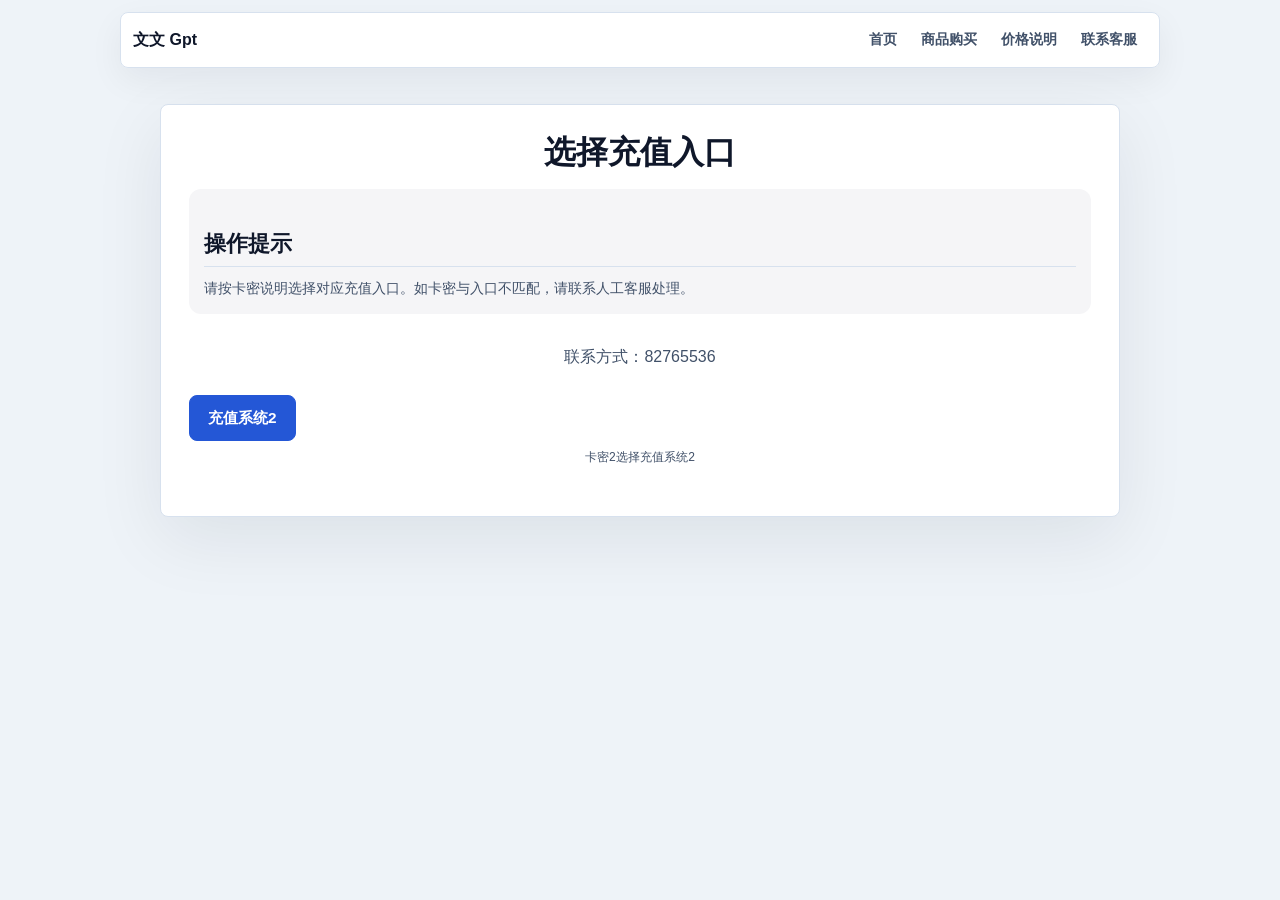
<file: 6.html>
<!DOCTYPE html>
<html lang="zh-CN">
<head>
    <meta charset="UTF-8">
    <meta name="viewport" content="width=device-width, initial-scale=1.0">
    <meta name="robots" content="noindex,nofollow,noarchive,nosnippet">
  <meta name="googlebot" content="noindex,nofollow,noarchive,nosnippet">
    <title>选择充值入口</title>
    <style>
        /* 苹果设计系统风格的 CSS */
        :root {
            --apple-blue: #007aff;
            --apple-blue-active: #0056b3;
            --background-color: #f5f5f7;
            --card-background-color: #ffffff;
            --primary-text-color: #1d1d1f;
            --secondary-text-color: #6e6e73;
            --tertiary-text-color: #86868b;
        }

        body {
            font-family: -apple-system, BlinkMacSystemFont, "Segoe UI", Roboto, "Helvetica Neue", Arial, sans-serif;
            background-color: var(--background-color);
            color: var(--primary-text-color);
            margin: 0;
            padding: 20px;
            display: flex;
            justify-content: center;
            align-items: flex-start; /* 从顶部对齐 */
            min-height: 100vh;
        }

        .container {
            width: 100%;
            max-width: 500px; /* 在大屏幕上限制最大宽度 */
            background-color: var(--card-background-color);
            border-radius: 20px;
            padding: 30px;
            box-sizing: border-box;
            box-shadow: 0 4px 12px rgba(0, 0, 0, 0.08);
        }

        h1 {
            font-size: 28px;
            font-weight: 600;
            text-align: center;
            margin-top: 0;
            margin-bottom: 30px;
        }

        .tips-section {
            background-color: var(--background-color);
            padding: 15px;
            border-radius: 12px;
            margin-bottom: 30px;
        }

        .tips-section h2 {
            font-size: 17px;
            font-weight: 600;
            margin: 0 0 5px 0;
        }

        .tips-section p {
            font-size: 14px;
            color: var(--secondary-text-color);
            line-height: 1.4;
            margin: 0;
        }

        .instruction-text {
            text-align: center;
            font-size: 16px;
            color: var(--secondary-text-color);
            margin-bottom: 25px;
        }

        .system-list {
            list-style: none;
            padding: 0;
            margin: 0;
        }

        .system-list li {
            margin-bottom: 20px;
        }

        .system-link {
            display: block;
            background-color: var(--apple-blue);
            color: white;
            padding: 16px;
            text-align: center;
            text-decoration: none;
            border-radius: 12px;
            font-size: 17px;
            font-weight: 600;
            transition: background-color 0.2s ease-in-out, transform 0.1s ease-in-out;
        }
        
        /* 增加按压效果 */
        .system-link:hover {
            background-color: var(--apple-blue-active);
        }
        .system-link:active {
            transform: scale(0.98);
            background-color: var(--apple-blue-active);
        }

        .url-display {
            font-family: 'SF Mono', 'Menlo', 'Courier New', Courier, monospace;
            font-size: 12px;
            color: var(--tertiary-text-color);
            margin-top: 8px;
            text-align: center;
            word-break: break-all; /* 防止长链接溢出 */
        }
    </style>
  <link rel="stylesheet" href="assets/professional.css?v=subnav-buy-20260531">
</head>
<body class="entry-page">
<div class="subpage-topbar"><a class="subpage-brand" href="index.html">文文 Gpt</a><nav><a href="index.html">首页</a><a href="https://qfcc99.com/shop/gptplus" target="_blank" rel="noopener noreferrer nofollow">商品购买</a><a href="gpt170.html">价格说明</a><a href="index.html#contact" data-contact-qr-open>联系客服</a></nav></div>


    <div class="container">
        <h1>选择充值入口</h1>

        <div class="tips-section">
            <h2>操作提示</h2>
            <p>请按卡密说明选择对应充值入口。如卡密与入口不匹配，请联系人工客服处理。</p>
        </div>

        <p class="instruction-text">联系方式：82765536</p>

        <ul class="system-list">

            <li>
                <a href="https://czgpt.plus/" class="system-link" target="_blank">充值系统2</a>
                <p class="url-display">卡密2选择充值系统2</p>
            </li>
        </ul>
    </div>

  <script src="assets/contact-modal.js?v=20260531-contact-modal-v2"></script>
</body>
</html>
</file>
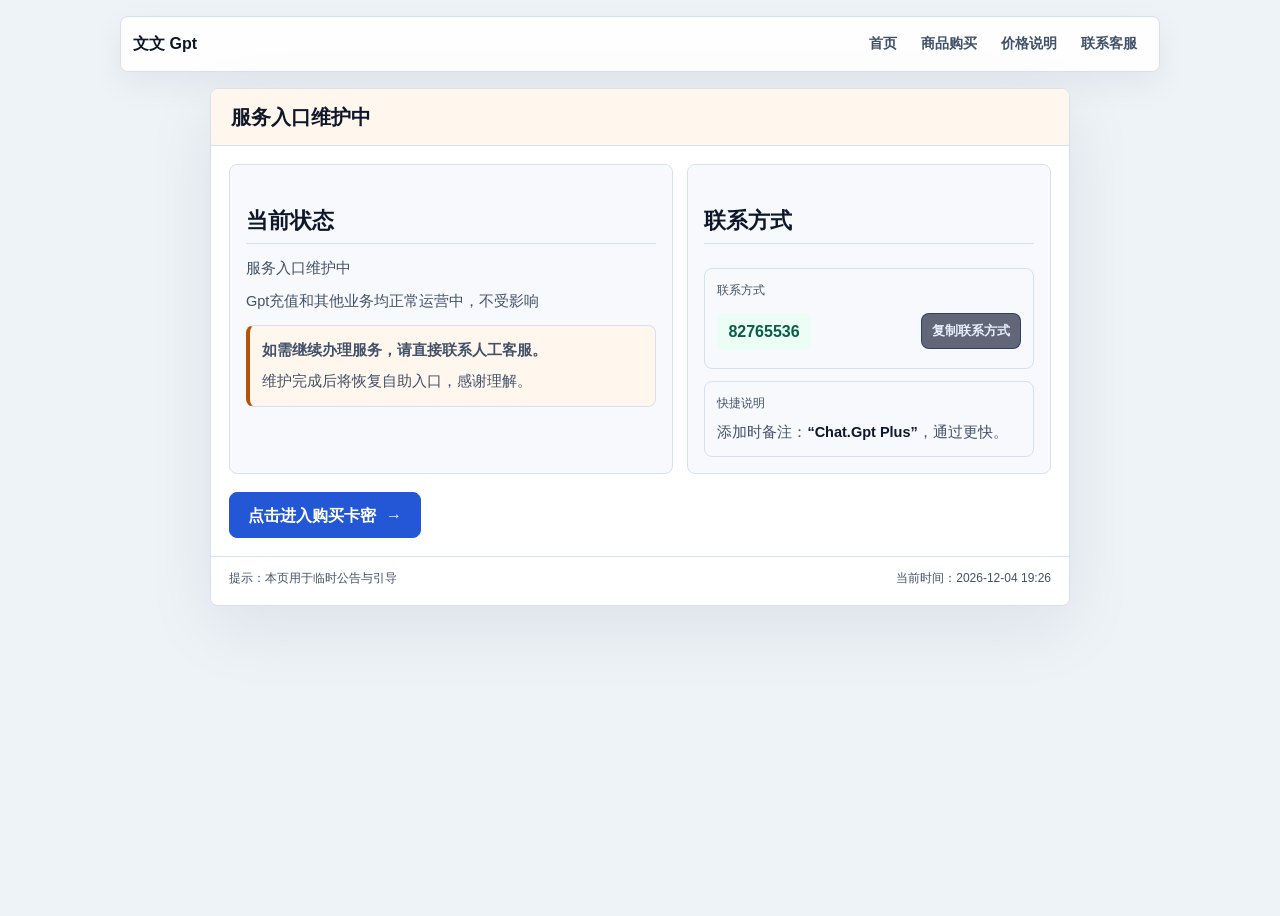
<file: 7.html>
<!doctype html>
<html lang="zh-CN">
<head>
  <meta charset="utf-8" />
  <meta name="viewport" content="width=device-width, initial-scale=1" />
  <meta name="robots" content="noindex,nofollow,noarchive,nosnippet">
  <meta name="googlebot" content="noindex,nofollow,noarchive,nosnippet">
  <title>服务维护提示</title>
  <meta name="description" content="发卡网服务维护提示，技术维护中。联系客服 联系方式：82765536 或进入购买卡密。" />
  <style>
    :root{
      --bg1:#0b1220;
      --bg2:#111a2e;
      --card:#0f1a33cc;
      --text:#e8eeff;
      --muted:#b7c2e6;
      --warn:#ffb020;
      --danger:#ff4d6d;
      --btn:#2f6bff;
      --btn2:#1e4ed8;
      --border:#2a3a6b;
      --shadow: 0 20px 60px rgba(0,0,0,.45);
      --radius: 18px;
    }
    *{box-sizing:border-box}
    body{
      margin:0;
      min-height:100vh;
      display:flex;
      align-items:center;
      justify-content:center;
      padding:24px;
      color:var(--text);
      font-family: ui-sans-serif, system-ui, -apple-system, "Segoe UI", Roboto, "PingFang SC","Hiragino Sans GB","Microsoft YaHei", Arial, "Noto Sans CJK SC", sans-serif;
      background:
        radial-gradient(1100px 700px at 15% 20%, #1d3b8a55, transparent 55%),
        radial-gradient(900px 600px at 90% 80%, #7a1d8a44, transparent 60%),
        linear-gradient(160deg, var(--bg1), var(--bg2));
    }
    .wrap{
      width:min(860px, 100%);
    }
    .card{
      background:var(--card);
      border:1px solid var(--border);
      box-shadow:var(--shadow);
      border-radius:var(--radius);
      overflow:hidden;
      backdrop-filter: blur(10px);
    }
    .topbar{
      display:flex;
      gap:12px;
      align-items:center;
      padding:18px 20px;
      border-bottom:1px solid rgba(42,58,107,.7);
      background: linear-gradient(90deg, rgba(255,176,32,.12), rgba(255,77,109,.10));
    }
    .badge{
      display:inline-flex;
      align-items:center;
      gap:8px;
      padding:8px 12px;
      border-radius:999px;
      font-weight:700;
      letter-spacing:.2px;
      background: rgba(255,77,109,.16);
      border:1px solid rgba(255,77,109,.35);
      color:#ffd6de;
      white-space:nowrap;
    }
    .badge .dot{
      width:10px;height:10px;border-radius:50%;
      background:var(--danger);
      box-shadow:0 0 0 4px rgba(255,77,109,.18);
    }
    .title{
      font-size:18px;
      font-weight:800;
      margin:0;
      line-height:1.2;
    }
    .content{
      padding:22px 20px 18px;
      display:grid;
      grid-template-columns: 1.2fr .8fr;
      gap:16px;
    }
    @media (max-width: 760px){
      .content{grid-template-columns:1fr}
    }
    .panel{
      border:1px solid rgba(42,58,107,.75);
      border-radius:16px;
      padding:16px;
      background: rgba(13,22,45,.55);
    }
    .panel h2{
      margin:0 0 10px;
      font-size:16px;
      letter-spacing:.2px;
    }
    .panel p{
      margin:8px 0;
      color:var(--muted);
      line-height:1.7;
      font-size:14.5px;
    }
    .callout{
      display:flex;
      gap:12px;
      padding:12px 12px;
      border-radius:14px;
      border:1px solid rgba(255,176,32,.35);
      background: rgba(255,176,32,.10);
      margin-top:12px;
    }
    .icon{
      flex:0 0 auto;
      width:34px;height:34px;
      border-radius:12px;
      display:grid;
      place-items:center;
      background: rgba(255,176,32,.18);
      border:1px solid rgba(255,176,32,.35);
      color:#ffe6b7;
      font-weight:900;
    }
    .contactBox{
      display:flex;
      flex-direction:column;
      gap:12px;
    }
    .kv{
      padding:12px;
      border-radius:14px;
      border:1px solid rgba(42,58,107,.75);
      background: rgba(9,14,30,.35);
    }
    .kv .k{
      font-size:12px;
      color:rgba(183,194,230,.85);
      margin-bottom:6px;
    }
    .kv .v{
      font-size:18px;
      font-weight:900;
      letter-spacing:.6px;
      color:var(--text);
      display:flex;
      align-items:center;
      justify-content:space-between;
      gap:10px;
      flex-wrap:wrap;
    }
    .miniBtn{
      appearance:none;
      border:1px solid rgba(42,58,107,.9);
      background: rgba(17,26,46,.65);
      color: var(--text);
      padding:8px 10px;
      border-radius:12px;
      font-weight:700;
      cursor:pointer;
      transition:.15s ease;
      font-size:13px;
    }
    .miniBtn:hover{ transform: translateY(-1px); border-color: rgba(47,107,255,.75); }
    .actions{
      display:flex;
      gap:12px;
      align-items:center;
      justify-content:flex-start;
      padding: 0 20px 22px;
      flex-wrap:wrap;
    }
    .btn{
      display:inline-flex;
      align-items:center;
      justify-content:center;
      gap:10px;
      padding:13px 16px;
      border-radius:14px;
      border:1px solid rgba(47,107,255,.55);
      background: linear-gradient(180deg, var(--btn), var(--btn2));
      color:white;
      font-weight:900;
      text-decoration:none;
      cursor:pointer;
      transition: .15s ease;
      min-width: 220px;
    }
    .btn:hover{ transform: translateY(-1px); filter: brightness(1.05); }
    .btn:active{ transform: translateY(0px); filter: brightness(.98); }
    .sub{
      font-size:12.5px;
      color: rgba(183,194,230,.9);
      display:flex;
      align-items:center;
      gap:8px;
    }
    .footer{
      padding:12px 20px 18px;
      border-top:1px solid rgba(42,58,107,.7);
      color: rgba(183,194,230,.8);
      font-size:12px;
      display:flex;
      justify-content:space-between;
      gap:12px;
      flex-wrap:wrap;
    }
    .toast{
      position:fixed;
      left:50%;
      bottom:18px;
      transform:translateX(-50%);
      padding:10px 12px;
      border-radius:12px;
      border:1px solid rgba(42,58,107,.85);
      background: rgba(8,12,26,.85);
      color: var(--text);
      font-size:13px;
      box-shadow: 0 12px 30px rgba(0,0,0,.35);
      opacity:0;
      pointer-events:none;
      transition:.18s ease;
    }
    .toast.show{ opacity:1; transform:translateX(-50%) translateY(-2px); }
  </style>
  <link rel="stylesheet" href="assets/professional.css?v=subnav-buy-20260531">
</head>

<body class="maintenance-page">
<div class="subpage-topbar"><a class="subpage-brand" href="index.html">文文 Gpt</a><nav><a href="index.html">首页</a><a href="https://qfcc99.com/shop/gptplus" target="_blank" rel="noopener noreferrer nofollow">商品购买</a><a href="gpt170.html">价格说明</a><a href="index.html#contact" data-contact-qr-open>联系客服</a></nav></div>

  <main class="wrap">
    <section class="card" role="region" aria-label="证书到期提示">
      <div class="topbar">
        <h1 class="title">服务入口维护中</h1>
      </div>

      <div class="content">
        <div class="panel">
          <h2>当前状态</h2>
          <p>服务入口维护中</p>
    <p>Gpt充值和其他业务均正常运营中，不受影响</p>
          <div class="callout">
            <div class="icon">!</div>
            <div>
              <p style="margin:0;color:#ffe6b7;font-weight:800;">如需继续办理服务，请直接联系人工客服。</p>
              <p style="margin:6px 0 0;">维护完成后将恢复自助入口，感谢理解。</p>
            </div>
          </div>
        </div>

        <div class="panel contactBox">
          <h2>联系方式</h2>
          <div class="kv">
            <div class="k">联系方式</div>
            <div class="v">
              <span id="contact">82765536</span>
              <button class="miniBtn" id="copyBtn" type="button">复制联系方式</button>
            </div>
          </div>
          <div class="kv">
            <div class="k">快捷说明</div>
            <p style="margin:0;">添加时备注：<b style="color:#e8eeff">“Chat.Gpt Plus”</b>，通过更快。</p>
          </div>
        </div>
      </div>

      <div class="actions">
        <a class="btn" href="https://qfcc99.com/shop/gptplus" target="_blank" rel="noopener noreferrer">
          点击进入购买卡密
          <span aria-hidden="true">→</span>
        </a>
      </div>

      <div class="footer">
        <span>提示：本页用于临时公告与引导</span>
        <span id="time"></span>
      </div>
    </section>
  </main>

  <div class="toast" id="toast">已复制：82765536</div>

  <script>
    // 显示当前时间（可删）
    const pad = n => String(n).padStart(2, "0");
    const now = new Date();
    document.getElementById("time").textContent =
      `当前时间：${now.getFullYear()}-${pad(now.getMonth()+1)}-${pad(now.getDate())} ${pad(now.getHours())}:${pad(now.getMinutes())}`;

    // 复制联系方式
    const contact = document.getElementById("contact").textContent.trim();
    const toast = document.getElementById("toast");
    function showToast(msg){
      toast.textContent = msg;
      toast.classList.add("show");
      clearTimeout(showToast._t);
      showToast._t = setTimeout(()=>toast.classList.remove("show"), 1400);
    }
    document.getElementById("copyBtn").addEventListener("click", async () => {
      try{
        await navigator.clipboard.writeText(contact);
        showToast(`已复制：${contact}`);
      }catch(e){
        // 兼容方案
        const ta = document.createElement("textarea");
        ta.value = contact;
        document.body.appendChild(ta);
        ta.select();
        document.execCommand("copy");
        ta.remove();
        showToast(`已复制：${contact}`);
      }
    });
  </script>
  <script src="assets/contact-modal.js?v=20260531-contact-modal-v2"></script>
</body>
</html>
</file>
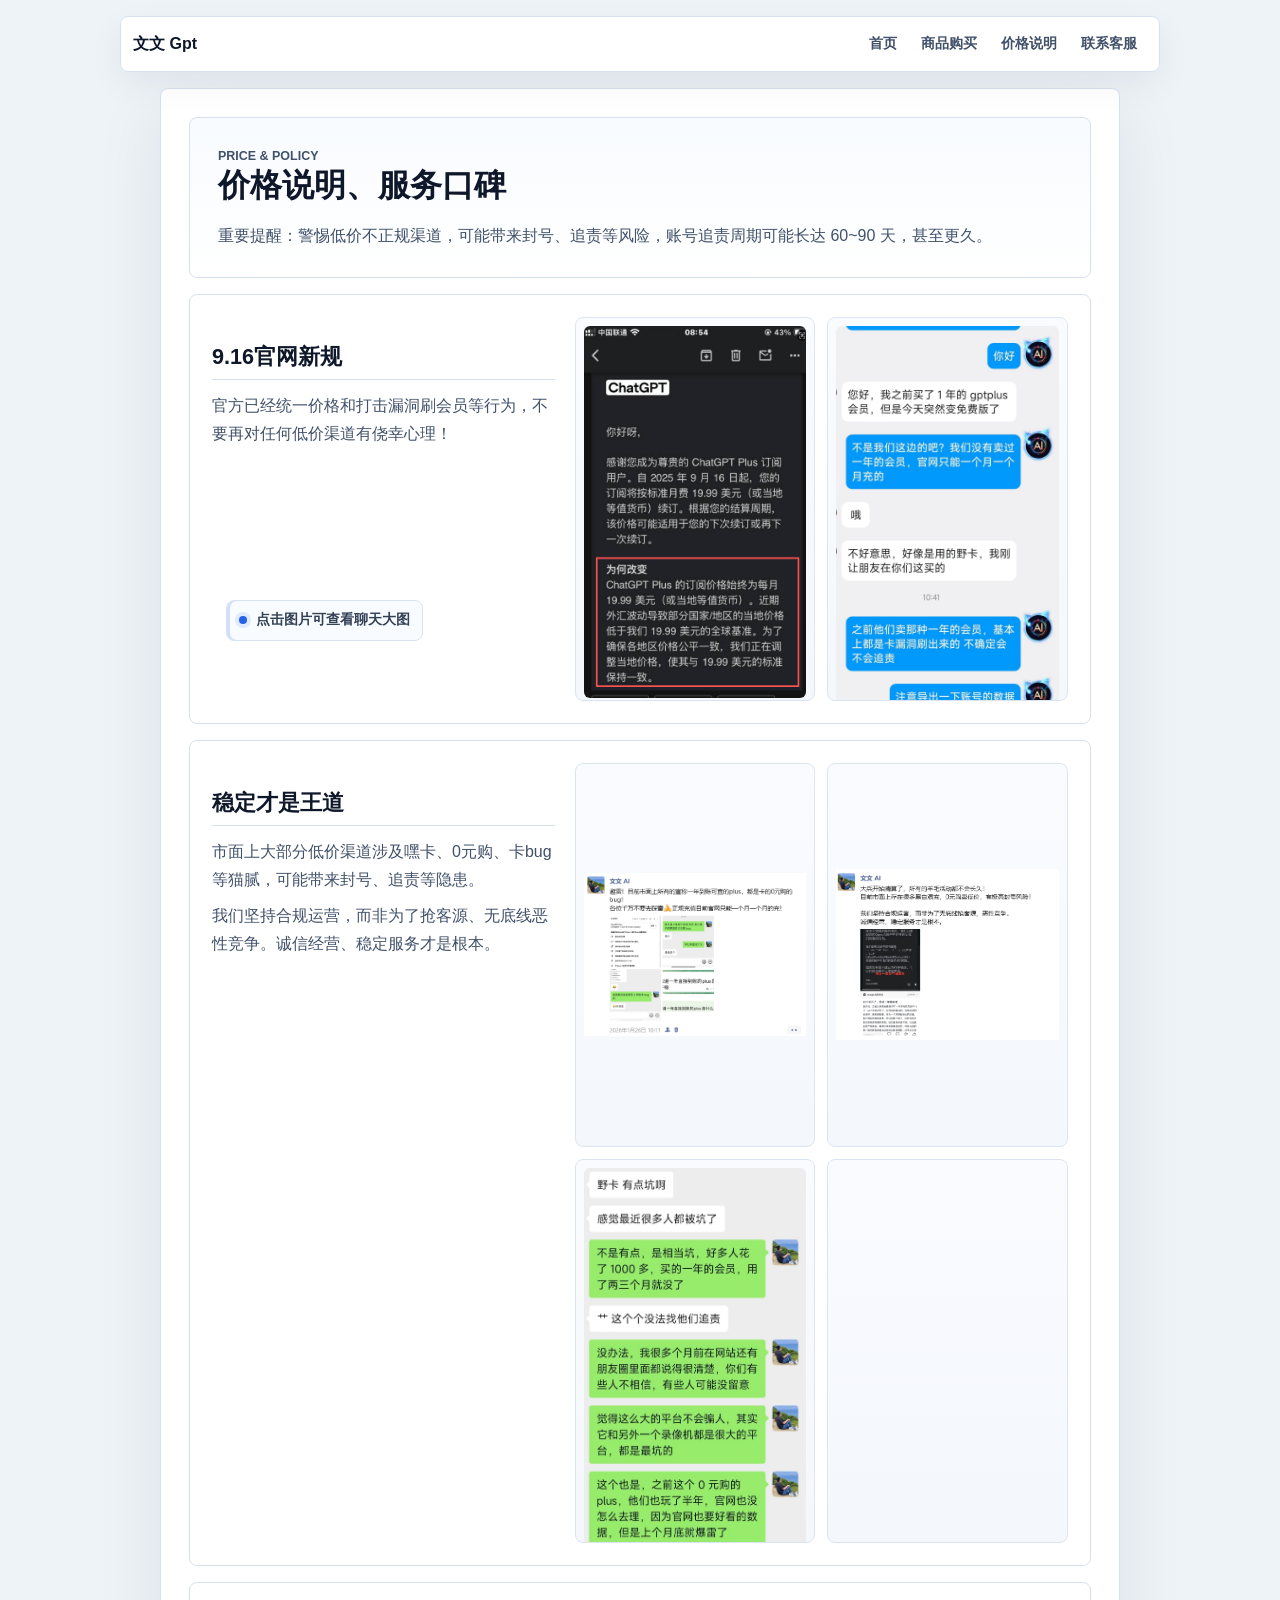
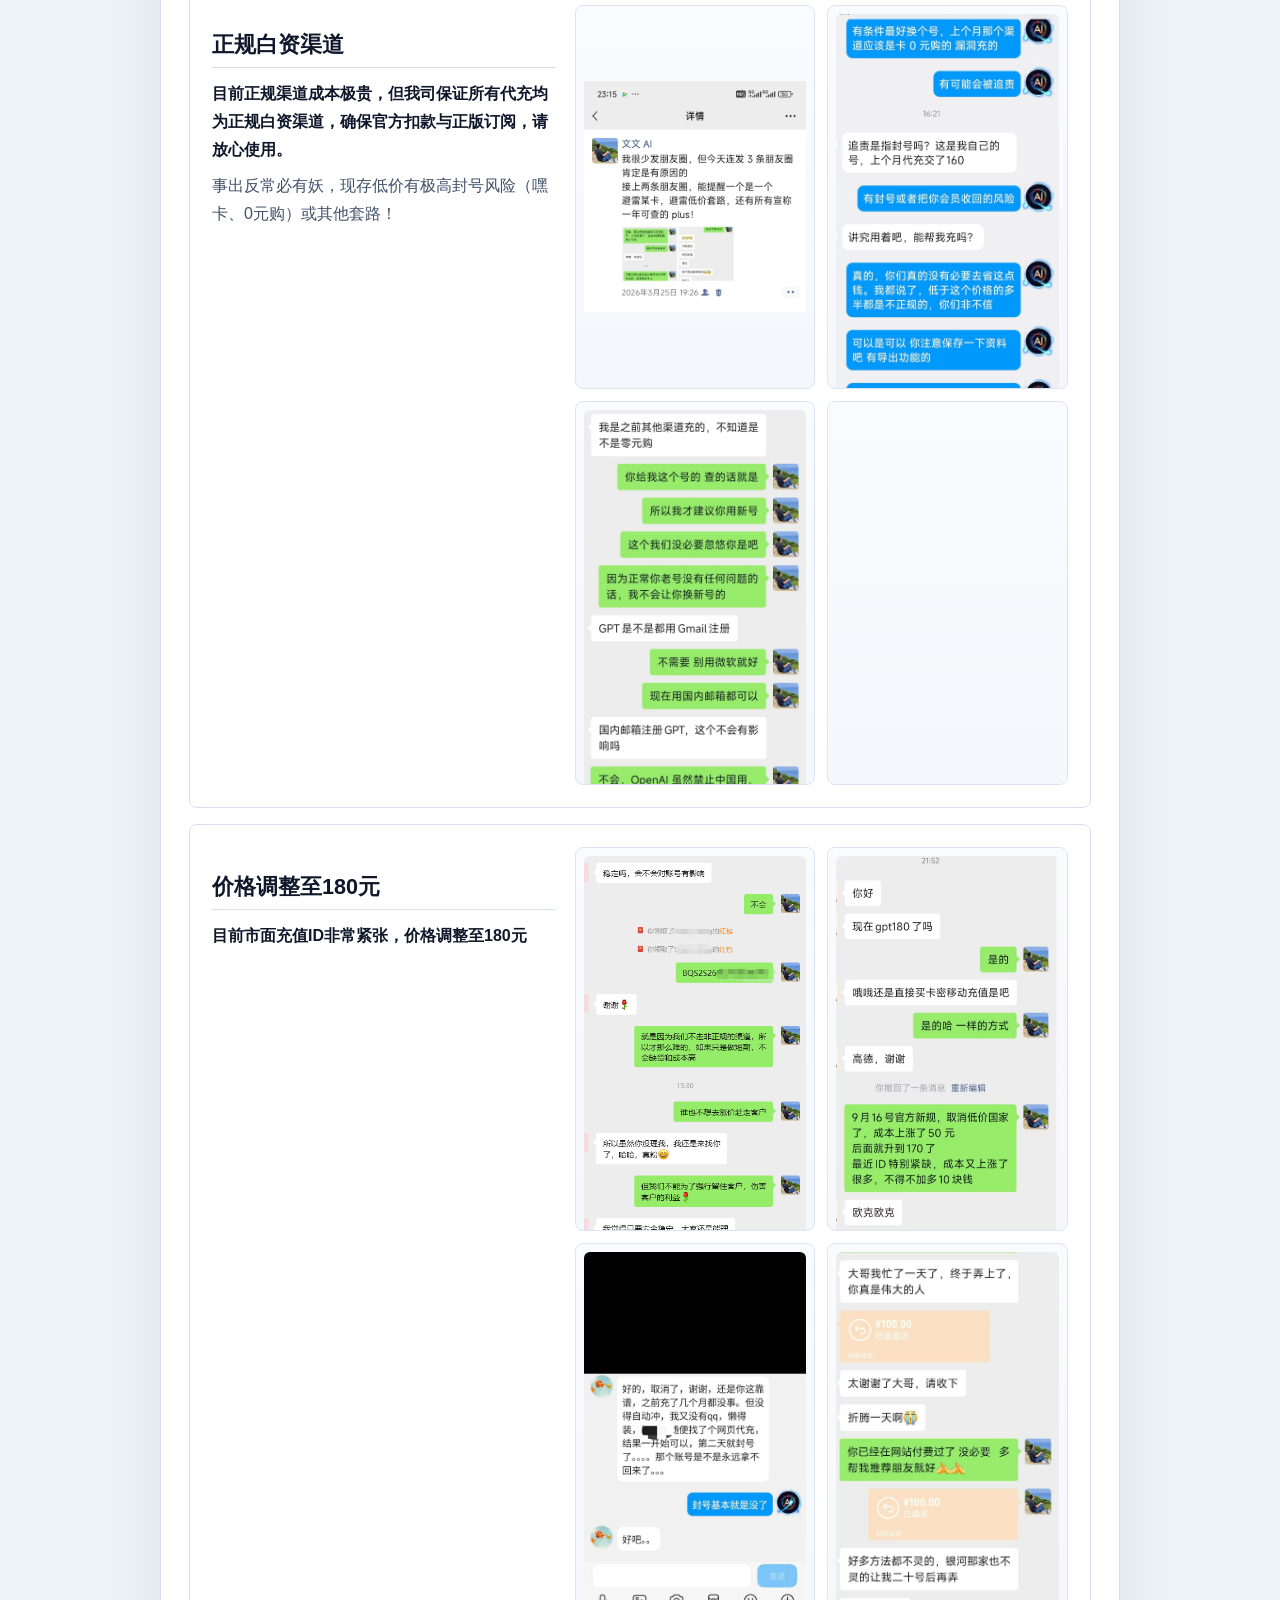
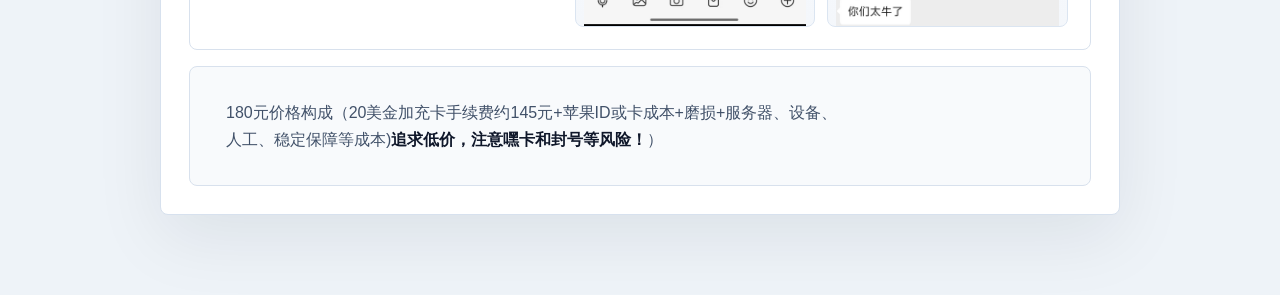
<file: gpt170.html>
<!DOCTYPE html>
<html lang="zh-CN">
<head>
    <meta charset="UTF-8">
    <meta name="viewport" content="width=device-width, initial-scale=1.0">
    <meta name="robots" content="noindex,nofollow,noarchive,nosnippet">
  <meta name="googlebot" content="noindex,nofollow,noarchive,nosnippet">
    <title>官网新规解读</title>
    <style>
        /* --- 基础样式 --- */
        body {
            margin: 0;
            padding: 20px;
            font-family: -apple-system, BlinkMacSystemFont, 'Segoe UI', Roboto, Helvetica, Arial, sans-serif;
            background-color: #f0f2f5; /* 淡灰色背景，突出内容卡片 */
            display: flex;
            justify-content: center;
            align-items: center;
            min-height: 100vh;
            color: #333;
        }

        /* --- 内容容器样式 --- */
        .container {
            background-color: #ffffff;
            border-radius: 12px;
            box-shadow: 0 4px 12px rgba(0, 0, 0, 0.1);
            padding: 30px;
            max-width: 600px; /* 设置最大宽度，防止在大屏幕上内容过宽 */
            width: 100%;
            box-sizing: border-box;
            text-align: center; /* 内部所有内容居中 */
        }

        /* --- 顶部提示框样式（新增） --- */
        .top-alert {
            background: #fff6f6;
            border: 1px solid rgba(217, 83, 79, 0.35);
            border-radius: 12px;
            padding: 14px 14px;
            margin: 0 0 18px 0;
            text-align: left;
        }
        .top-alert .title {
            color: #d9534f;
            font-weight: 800;
            font-size: 16px;
            margin: 0 0 6px 0;
        }
        .top-alert p {
            margin: 6px 0 0 0;
            font-size: 14px;
            line-height: 1.7;
            color: #555;
        }
        .top-alert .em {
            color: #d9534f;
            font-weight: 800;
        }

        /* --- 图片样式 --- */
        .notice-image {
            max-width: 100%; /* 图片宽度自适应容器 */
            height: auto;
            border-radius: 8px; /* 给图片也加上圆角 */
            margin-bottom: 25px; /* 图片和文字之间的间距 */
        }

        /* --- 说明文字样式 --- */
        .description p {
            font-size: 16px;
            line-height: 1.7;
            margin: 10px 0 0 0; /*段落间距*/
            color: #555; /* 文本颜色稍浅，更柔和 */
        }

        /* --- 警告/重要提示文字样式 --- */
        .description .warning {
            color: #d9534f; /* 醒目的红色字体 */
            font-weight: bold; /* 加粗 */
            margin-top: 15px;
        }
    </style>
  <link rel="stylesheet" href="assets/professional.css?v=subnav-buy-20260531">
  <style>
    .policy-main {
      display: block;
      min-height: 100vh;
      padding: 0 18px 42px;
      background:
        linear-gradient(180deg, #f7faff 0%, #eef4fb 100%);
    }

    .policy-main .subpage-topbar {
      position: sticky;
      top: 10px;
      z-index: 1300;
      backdrop-filter: blur(16px);
    }

    .policy-main > .container {
      width: min(1120px, 100%) !important;
      max-width: 1120px !important;
      display: block !important;
      margin: 16px auto 42px !important;
      padding: 20px !important;
      text-align: left !important;
      background: rgba(255, 255, 255, 0.96) !important;
      border-color: #d8e3f0 !important;
    }

    .policy-hero,
    .policy-section,
    .policy-summary {
      border: 1px solid #d9e3ef;
      border-radius: 8px;
      background: #fff;
    }

    .policy-hero {
      padding: 24px;
      margin-bottom: 14px;
      background: linear-gradient(180deg, #fbfdff 0%, #ffffff 100%);
    }

    .policy-hero h1 {
      margin: 0 0 10px !important;
      font-size: clamp(2rem, 4vw, 2.55rem) !important;
      line-height: 1.12 !important;
    }

    .policy-hero > p:not(.eyebrow) {
      max-width: 780px;
      margin: 0 !important;
    }

    .policy-kpis {
      display: grid;
      grid-template-columns: repeat(3, minmax(0, 1fr));
      gap: 10px;
      margin-top: 18px;
    }

    .policy-kpis div {
      min-height: 78px;
      padding: 13px 15px;
      border: 1px solid #dfe7f2;
      border-radius: 8px;
      background: #f8fafc;
    }

    .policy-kpis span {
      display: block;
      color: #64748b;
      font-size: 0.82rem;
      font-weight: 720;
    }

    .policy-kpis strong {
      display: block;
      margin-top: 4px;
      color: #0f172a !important;
      font-size: 1.06rem;
      line-height: 1.35;
    }

    .policy-main .top-alert {
      margin: 0 0 14px !important;
      padding: 16px 18px !important;
      border-radius: 8px !important;
      background: #fff8ed !important;
      border: 1px solid #f1d0a5 !important;
      border-left: 4px solid #c8791a !important;
    }

    .policy-main .top-alert .title {
      color: #9a3412 !important;
    }

    .policy-section {
      display: grid;
      grid-template-columns: minmax(220px, 0.72fr) minmax(0, 1.28fr);
      gap: 18px;
      align-items: start;
      padding: 18px;
      margin-top: 14px;
    }

    .policy-section > div:first-child {
      position: sticky;
      top: 92px;
    }

    .policy-section h2 {
      margin: 0 0 8px !important;
      padding: 0 !important;
      border: 0 !important;
    }

    .policy-section p {
      margin: 0 !important;
      max-width: 42ch;
      line-height: 1.75 !important;
    }

    .policy-section p + p {
      margin-top: 8px !important;
    }

    .policy-floating-chat {
      appearance: none;
      position: fixed;
      top: min(68vh, 600px);
      left: max(18px, calc((100vw - 1080px) / 2 + 126px));
      z-index: 900;
      display: grid;
      grid-template-columns: auto minmax(0, 1fr);
      align-items: center;
      gap: 9px;
      width: fit-content;
      max-width: min(280px, calc(100vw - 36px));
      margin: 0;
      padding: 10px 12px;
      border: 1px solid #d8e3f0;
      border-radius: 8px;
      background: rgba(248, 251, 255, 0.94);
      color: #334155;
      font: inherit;
      text-align: left;
      backdrop-filter: blur(12px);
      box-shadow: inset 3px 0 0 #cfe0f8;
      cursor: pointer;
      transition: border-color 0.16s ease, background-color 0.16s ease, transform 0.16s ease, box-shadow 0.16s ease;
    }

    .policy-floating-chat::before {
      content: "";
      width: 8px;
      height: 8px;
      border-radius: 999px;
      background: #2563eb;
      box-shadow: 0 0 0 4px rgba(37, 99, 235, 0.1);
      animation: policyHintPulse 2.2s ease-in-out infinite;
    }

    .policy-floating-chat span {
      display: block;
      font-size: 0.86rem;
      font-weight: 820;
      line-height: 1.35;
      white-space: nowrap;
    }

    .policy-floating-chat:hover {
      border-color: #a9bad4;
      background: #f8fbff;
      box-shadow: inset 3px 0 0 #a8c3ef, 0 12px 26px rgba(15, 23, 42, 0.08);
      transform: translateY(-1px);
    }

    @keyframes policyHintPulse {
      0%,
      100% {
        box-shadow: 0 0 0 4px rgba(37, 99, 235, 0.1);
      }

      50% {
        box-shadow: 0 0 0 7px rgba(37, 99, 235, 0.04);
      }
    }

    .policy-gallery {
      display: grid;
      grid-template-columns: repeat(2, minmax(0, 1fr));
      gap: 12px;
      align-items: stretch;
    }

    .policy-gallery.three {
      grid-template-columns: repeat(3, minmax(0, 1fr));
    }

    .policy-image-link {
      display: grid;
      place-items: center;
      position: relative;
      min-height: 270px;
      height: clamp(270px, 30vw, 390px);
      padding: 8px;
      border: 1px solid #dbe5f1;
      border-radius: 8px;
      background: linear-gradient(180deg, #f9fbff 0%, #f4f7fb 100%);
      overflow: hidden;
      text-decoration: none;
      cursor: zoom-in;
      transition: border-color 0.16s ease, transform 0.16s ease, box-shadow 0.16s ease;
    }

    .policy-gallery.three .policy-image-link {
      min-height: 210px;
      height: clamp(210px, 19vw, 260px);
    }

    .policy-image-link:hover {
      border-color: #9db5d8;
      box-shadow: 0 14px 28px rgba(15, 23, 42, 0.08);
      transform: translateY(-1px);
    }

    .policy-image-link .notice-image {
      display: block !important;
      width: 100% !important;
      height: 100% !important;
      max-height: 100% !important;
      margin: 0 !important;
      border: 0 !important;
      border-radius: 6px !important;
      object-fit: contain;
      background: transparent !important;
      box-shadow: none !important;
      transition: transform 0.18s ease;
    }

    .policy-image-link:hover .notice-image {
      transform: scale(1.035);
    }

    .policy-lightbox {
      position: fixed;
      inset: 0;
      z-index: 1000;
      display: grid;
      place-items: center;
      padding: 22px;
      background: rgba(15, 23, 42, 0.78);
      backdrop-filter: blur(8px);
    }

    .policy-lightbox[hidden] {
      display: none;
    }

    .policy-lightbox img {
      display: block;
      width: auto;
      max-width: min(1120px, 94vw);
      max-height: 88vh;
      border: 1px solid rgba(255, 255, 255, 0.28) !important;
      border-radius: 8px !important;
      background: #fff !important;
      object-fit: contain;
      box-shadow: 0 24px 64px rgba(0, 0, 0, 0.34);
    }

    .policy-lightbox-close {
      position: fixed;
      top: 18px;
      right: 18px;
      width: 42px;
      height: 42px;
      border: 1px solid rgba(255, 255, 255, 0.24);
      border-radius: 999px;
      background: rgba(15, 23, 42, 0.86);
      color: #fff;
      font-size: 28px;
      line-height: 1;
      cursor: pointer;
    }

    .policy-lightbox-open {
      overflow: hidden;
    }

    .policy-summary {
      margin-top: 14px;
      padding: 18px 20px;
      background: #f8fafc;
    }

    .policy-summary p {
      max-width: 72ch;
      margin: 0 !important;
      padding: 0 !important;
      border: 0 !important;
      background: transparent !important;
    }

    @media (prefers-reduced-motion: reduce) {
      .policy-image-link {
        transition: none;
      }

      .policy-image-link:hover {
        transform: none;
      }

      .policy-image-link .notice-image {
        transition: none;
      }

      .policy-image-link:hover .notice-image {
        transform: none;
      }

      .policy-floating-chat::before {
        animation: none;
      }
    }

	    @media (max-width: 900px) {
	      .policy-main {
	        padding: 0 14px 32px;
	      }

      .policy-main > .container {
        padding: 16px !important;
      }

      .policy-kpis,
      .policy-section,
      .policy-gallery,
      .policy-gallery.three {
        grid-template-columns: 1fr;
      }

      .policy-section > div:first-child {
        position: static;
      }

      .policy-floating-chat {
        display: none;
      }

      .policy-image-link,
      .policy-gallery.three .policy-image-link {
        min-height: 240px;
        height: 58vw;
	        max-height: 420px;
	      }
	    }

	    @media (max-width: 640px) {
	      body.policy-main {
	        padding: 136px 10px 28px !important;
	      }

	      .policy-main .subpage-topbar {
	        position: fixed;
	        top: 12px;
	        right: 12px;
	        left: 12px;
	        z-index: 1300;
	        width: auto !important;
	        max-width: none !important;
	        margin: 0;
	        padding: 12px;
	        gap: 10px;
	        align-items: stretch;
	        overflow: hidden;
	      }

	      .policy-main .subpage-topbar nav {
	        display: flex;
	        width: 100%;
	        max-width: 100%;
	        flex-wrap: nowrap;
	        gap: 6px;
	        overflow-x: auto;
	        scrollbar-width: none;
	        -webkit-overflow-scrolling: touch;
	      }

	      .policy-main .subpage-topbar nav::-webkit-scrollbar {
	        display: none;
	      }

	      .policy-main .subpage-topbar nav a {
	        flex: 0 0 auto;
	        min-height: 42px;
	        padding: 0 12px;
	        font-size: 0.86rem;
	        background: rgba(237, 243, 255, 0.72);
	        border: 1px solid rgba(185, 200, 220, 0.58);
	      }

	      .policy-main > .container {
	        width: calc(100% - 20px) !important;
	        max-width: calc(100% - 20px) !important;
	        margin: 0 auto 28px !important;
	        padding: 12px !important;
	      }

	      .policy-hero {
	        padding: 20px 18px;
	        margin-bottom: 12px;
	      }

	      .policy-hero h1 {
	        margin-bottom: 10px !important;
	        font-size: clamp(1.72rem, 7.4vw, 2.05rem) !important;
	        line-height: 1.16 !important;
	      }

	      .policy-hero > p:not(.eyebrow) {
	        max-width: none;
	        font-size: 1rem;
	        line-height: 1.65 !important;
	      }

	      .policy-section {
	        display: block;
	        padding: 16px;
	        margin-top: 12px;
	      }

	      .policy-section > div:first-child {
	        margin-bottom: 14px;
	      }

	      .policy-section h2 {
	        margin-bottom: 10px !important;
	        padding-bottom: 10px !important;
	        border-bottom: 1px solid #d9e3ef !important;
	        font-size: clamp(1.28rem, 5.6vw, 1.5rem) !important;
	        line-height: 1.24 !important;
	      }

	      .policy-section p {
	        max-width: none;
	        font-size: 0.98rem;
	        line-height: 1.68 !important;
	      }

	      .policy-gallery,
	      .policy-gallery.three {
	        grid-template-columns: repeat(auto-fit, minmax(138px, 1fr));
	        gap: 10px;
	      }

	      .policy-image-link,
	      .policy-gallery.three .policy-image-link {
	        min-height: 0;
	        height: clamp(178px, 52vw, 232px);
	        max-height: none;
	        padding: 5px;
	      }

	      .policy-image-link .notice-image {
	        object-fit: cover;
	        object-position: top center;
	      }

	      .policy-summary {
	        padding: 16px;
	      }

	      .policy-summary p {
	        font-size: 0.96rem;
	        line-height: 1.66 !important;
	      }

	      .policy-lightbox {
	        padding: 12px;
	      }

	      .policy-lightbox img {
	        max-width: 96vw;
	        max-height: 86vh;
	      }

	      .policy-lightbox-close {
	        top: 10px;
	        right: 10px;
	        width: 44px;
	        height: 44px;
	      }
	    }

	    @media (min-width: 901px) {
	      .policy-main > .container {
        max-width: 1080px !important;
        display: block !important;
        text-align: left !important;
      }

      .policy-hero,
      .policy-section,
      .policy-summary {
        border: 1px solid #d8e1ed;
        border-radius: 8px;
        background: #fff;
      }

      .policy-hero {
        padding: 28px;
        margin-bottom: 16px;
        background: linear-gradient(180deg, #f8fbff 0%, #fff 100%);
      }

      .policy-hero h1 {
        margin: 0 0 10px !important;
        font-size: 2.25rem !important;
      }

      .policy-hero p {
        max-width: 760px;
        margin: 0 !important;
      }

      .policy-kpis {
        display: grid;
        grid-template-columns: repeat(3, minmax(0, 1fr));
        gap: 12px;
        margin-top: 20px;
      }

      .policy-kpis div {
        padding: 14px 16px;
        border: 1px solid #dfe7f2;
        border-radius: 8px;
        background: #f8fafc;
      }

      .policy-kpis span {
        display: block;
        color: #66758a;
        font-size: .82rem;
        font-weight: 700;
      }

      .policy-kpis strong {
        display: block;
        margin-top: 3px;
        color: #111827 !important;
        font-size: 1.08rem;
      }

      .policy-section {
        display: grid;
        grid-template-columns: 300px minmax(0, 1fr);
        gap: 20px;
        padding: 22px;
        margin-top: 16px;
      }

      .policy-section h2 {
        margin: 0 0 8px !important;
        padding: 0 !important;
        border: 0 !important;
      }

      .policy-section p {
        margin: 0 !important;
      }

      .policy-gallery {
        display: grid;
        grid-template-columns: repeat(2, minmax(0, 1fr));
        gap: 12px;
      }

      .policy-gallery.three {
        grid-template-columns: repeat(3, minmax(0, 1fr));
      }

      .policy-gallery .notice-image {
        width: 100% !important;
        margin: 0 !important;
        background: #f8fafc;
        object-fit: contain;
      }

      .policy-summary {
        margin-top: 16px;
        padding: 20px 22px;
        background: #f8fafc;
      }

      .policy-summary p {
        margin: 0 !important;
        padding: 0 !important;
        border: 0 !important;
        background: transparent !important;
      }
    }
  </style>
</head>
<body class="policy-page policy-main">
<div class="subpage-topbar"><a class="subpage-brand" href="index.html">文文 Gpt</a><nav><a href="index.html">首页</a><a href="https://qfcc99.com/shop/gptplus" target="_blank" rel="noopener noreferrer nofollow">商品购买</a><a href="gpt170.html">价格说明</a><a href="index.html#contact" data-contact-qr-open>联系客服</a></nav></div>


    <div class="container">

        <header class="policy-hero">
            <p class="eyebrow">Price & Policy</p>
            <h1>价格说明、服务口碑</h1>
            <p>重要提醒：警惕低价不正规渠道，可能带来封号、追责等风险，账号追责周期可能长达 60~90 天，甚至更久。</p>
        </header>

        <section class="policy-section">
            <div>
                <h2>9.16官网新规</h2>
                <p>官方已经统一价格和打击漏洞刷会员等行为，不要再对任何低价渠道有侥幸心理！</p>
                <button class="policy-floating-chat" type="button" data-policy-lightbox-trigger data-policy-lightbox-src="help/th.png" data-policy-lightbox-alt="聊天反馈大图">
                    <span>点击图片可查看聊天大图</span>
                </button>
            </div>
            <div class="policy-gallery">
                <a class="policy-image-link" href="help/gpt16.png"><img src="help/gpt16.png" alt="公告图片" class="notice-image" loading="lazy" decoding="async"></a>
                <a class="policy-image-link" href="help/official-price-risk.jpg"><img src="help/official-price-risk.jpg" alt="低价渠道追责说明" class="notice-image" loading="lazy" decoding="async"></a>
            </div>
        </section>

        <section class="policy-section">
            <div>
                <h2>稳定才是王道</h2>
                <p>市面上大部分低价渠道涉及嘿卡、0元购、卡bug等猫腻，可能带来封号、追责等隐患。</p>
                <p>我们坚持合规运营，而非为了抢客源、无底线恶性竞争。诚信经营、稳定服务才是根本。</p>
            </div>
            <div class="policy-gallery">
                <a class="policy-image-link" href="help/jg013.png"><img src="help/jg013.png" alt="低价风险说明 3" class="notice-image" loading="lazy" decoding="async"></a>
                <a class="policy-image-link" href="help/jg011.png"><img src="help/jg011.png" alt="低价风险说明 1" class="notice-image" loading="lazy" decoding="async"></a>
                <a class="policy-image-link" href="help/stable-risk.jpg"><img src="help/stable-risk.jpg" alt="稳定正规说明" class="notice-image" loading="lazy" decoding="async"></a>
                <a class="policy-image-link" href="help/account-risk.jpg"><img src="help/account-risk.jpg" alt="账号追责说明" class="notice-image" loading="lazy" decoding="async"></a>
            </div>
        </section>

        <section class="policy-section">
            <div>
                <h2>正规白资渠道</h2>
                <p><strong>目前正规渠道成本极贵，但我司保证所有代充均为正规白资渠道，确保官方扣款与正版订阅，请放心使用。</strong></p>
                <p>事出反常必有妖，现存低价有极高封号风险（嘿卡、0元购）或其他套路！</p>
            </div>
            <div class="policy-gallery">
                <a class="policy-image-link" href="help/yk.png"><img src="help/yk.png" alt="预付费说明" class="notice-image" loading="lazy" decoding="async"></a>
                <a class="policy-image-link" href="help/regular-channel-risk-1.jpg"><img src="help/regular-channel-risk-1.jpg" alt="正规渠道风险说明 1" class="notice-image" loading="lazy" decoding="async"></a>
                <a class="policy-image-link" href="help/regular-channel-risk-2.jpg"><img src="help/regular-channel-risk-2.jpg" alt="正规渠道风险说明 2" class="notice-image" loading="lazy" decoding="async"></a>
                <a class="policy-image-link" href="help/th.png"><img src="help/th.png" alt="同行价格说明" class="notice-image" loading="lazy" decoding="async"></a>
            </div>
        </section>

        <section class="policy-section">
            <div>
                <h2>价格调整至180元</h2>
                <p><strong>目前市面充值ID非常紧张，价格调整至180元</strong></p>
            </div>
            <div class="policy-gallery">
                <a class="policy-image-link" href="help/jg005.png"><img src="help/jg005.png" alt="价格说明 1" class="notice-image" loading="lazy" decoding="async"></a>
                <a class="policy-image-link" href="help/jg004.png"><img src="help/jg004.png" alt="价格说明 2" class="notice-image" loading="lazy" decoding="async"></a>
                <a class="policy-image-link" href="help/jg001.jpg"><img src="help/jg001.jpg" alt="价格说明 3" class="notice-image" loading="lazy" decoding="async"></a>
                <a class="policy-image-link" href="help/jg003.jpg"><img src="help/jg003.jpg" alt="价格说明 4" class="notice-image" loading="lazy" decoding="async"></a>
            </div>
        </section>

        <div class="description policy-summary">
            <p>
                180元价格构成（20美金加充卡手续费约145元+苹果ID或卡成本+磨损+服务器、设备、人工、稳定保障等成本)<strong>追求低价，注意嘿卡和封号等风险！</strong>）
            </p>
        </div>

    </div>

    <div class="policy-lightbox" data-policy-lightbox hidden role="dialog" aria-modal="true" aria-label="查看大图">
        <button class="policy-lightbox-close" type="button" data-policy-lightbox-close aria-label="关闭大图">×</button>
        <img alt="" data-policy-lightbox-image>
    </div>

    <script>
      (() => {
        const links = document.querySelectorAll(".policy-image-link, [data-policy-lightbox-trigger]");
        const lightbox = document.querySelector("[data-policy-lightbox]");
        const image = document.querySelector("[data-policy-lightbox-image]");
        const closeButton = document.querySelector("[data-policy-lightbox-close]");
        if (!links.length || !lightbox || !image || !closeButton) return;

        const closeLightbox = () => {
          lightbox.hidden = true;
          image.removeAttribute("src");
          image.removeAttribute("alt");
          document.body.classList.remove("policy-lightbox-open");
        };

        links.forEach((link) => {
          link.addEventListener("click", (event) => {
            event.preventDefault();
            const preview = link.querySelector("img");
            image.src = link.dataset.policyLightboxSrc || link.href;
            image.alt = link.dataset.policyLightboxAlt || (preview ? preview.alt : "价格说明图片");
            lightbox.hidden = false;
            document.body.classList.add("policy-lightbox-open");
            closeButton.focus();
          });
        });

        closeButton.addEventListener("click", closeLightbox);

        lightbox.addEventListener("click", (event) => {
          if (event.target === lightbox) closeLightbox();
        });

        document.addEventListener("keydown", (event) => {
          if (event.key === "Escape" && !lightbox.hidden) closeLightbox();
        });
      })();
    </script>

  <script src="assets/contact-modal.js?v=20260531-contact-modal-v2"></script>
</body>
</html>
</file>
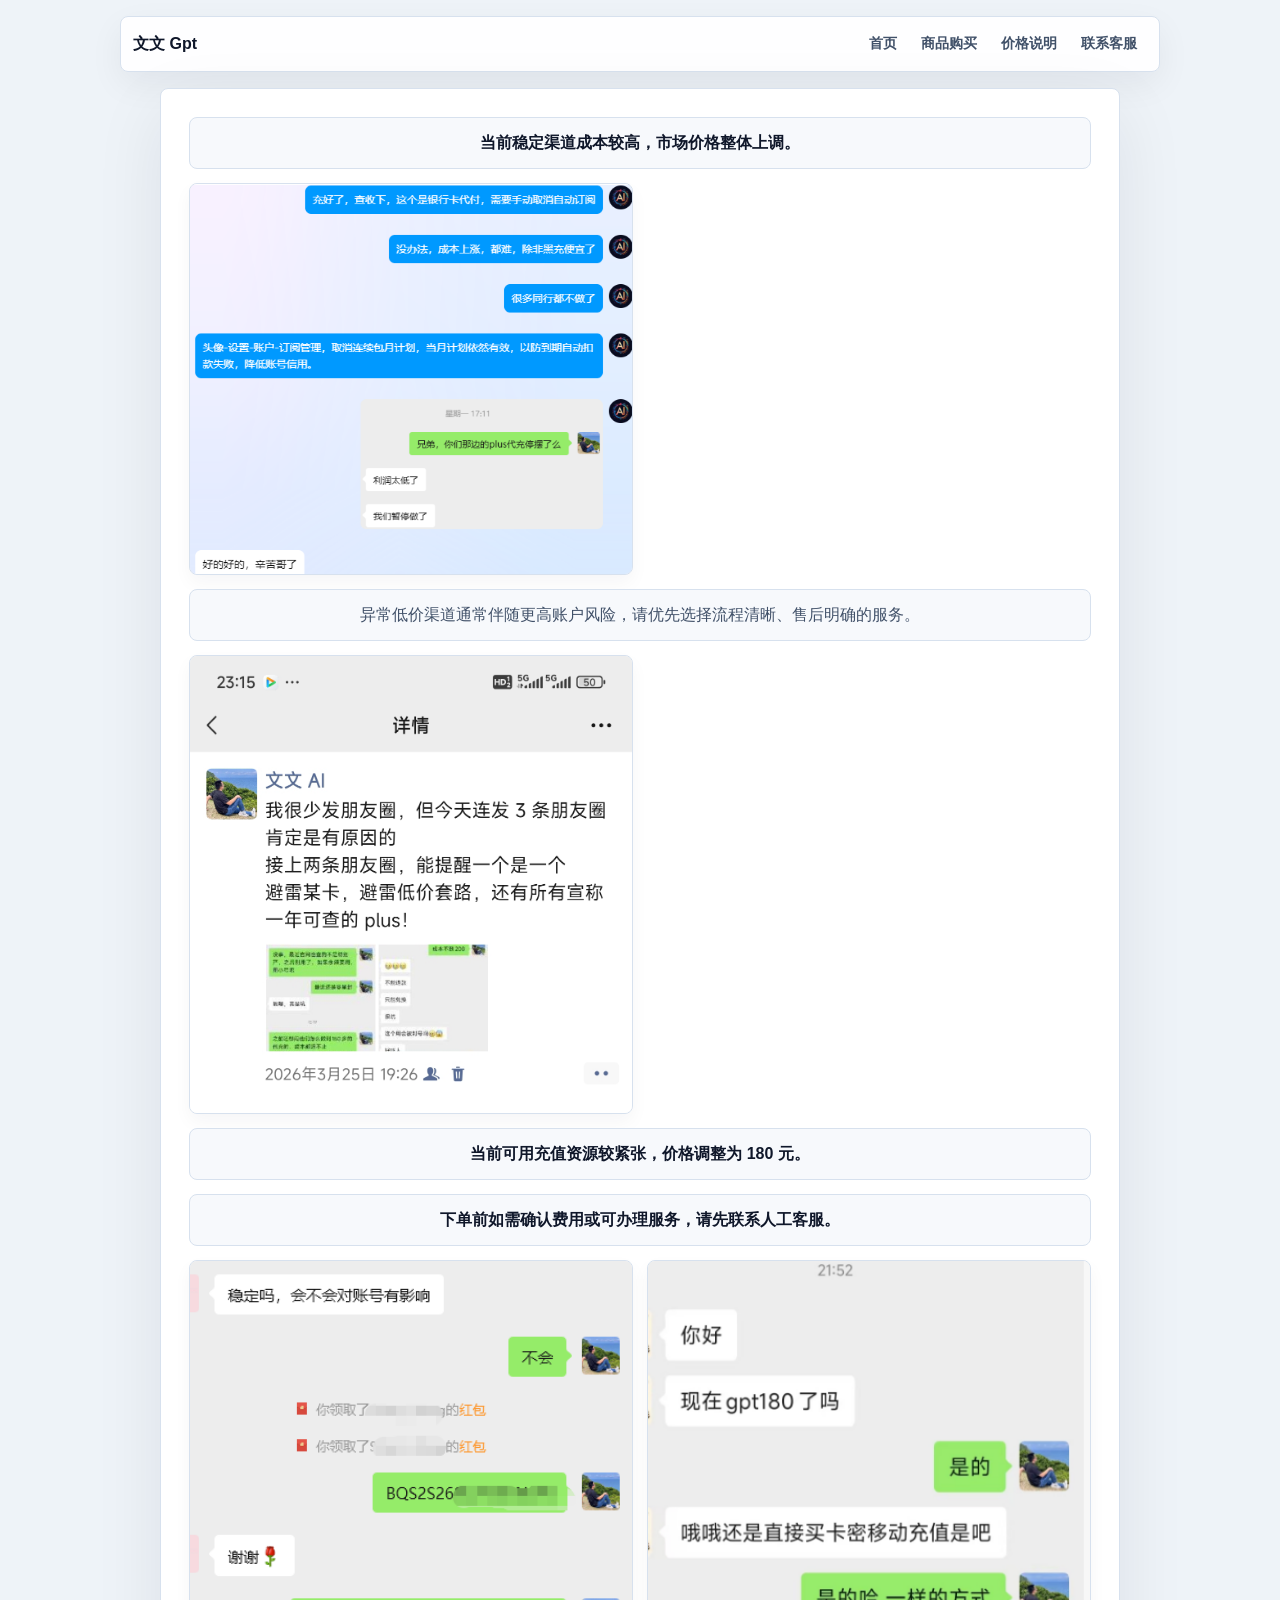
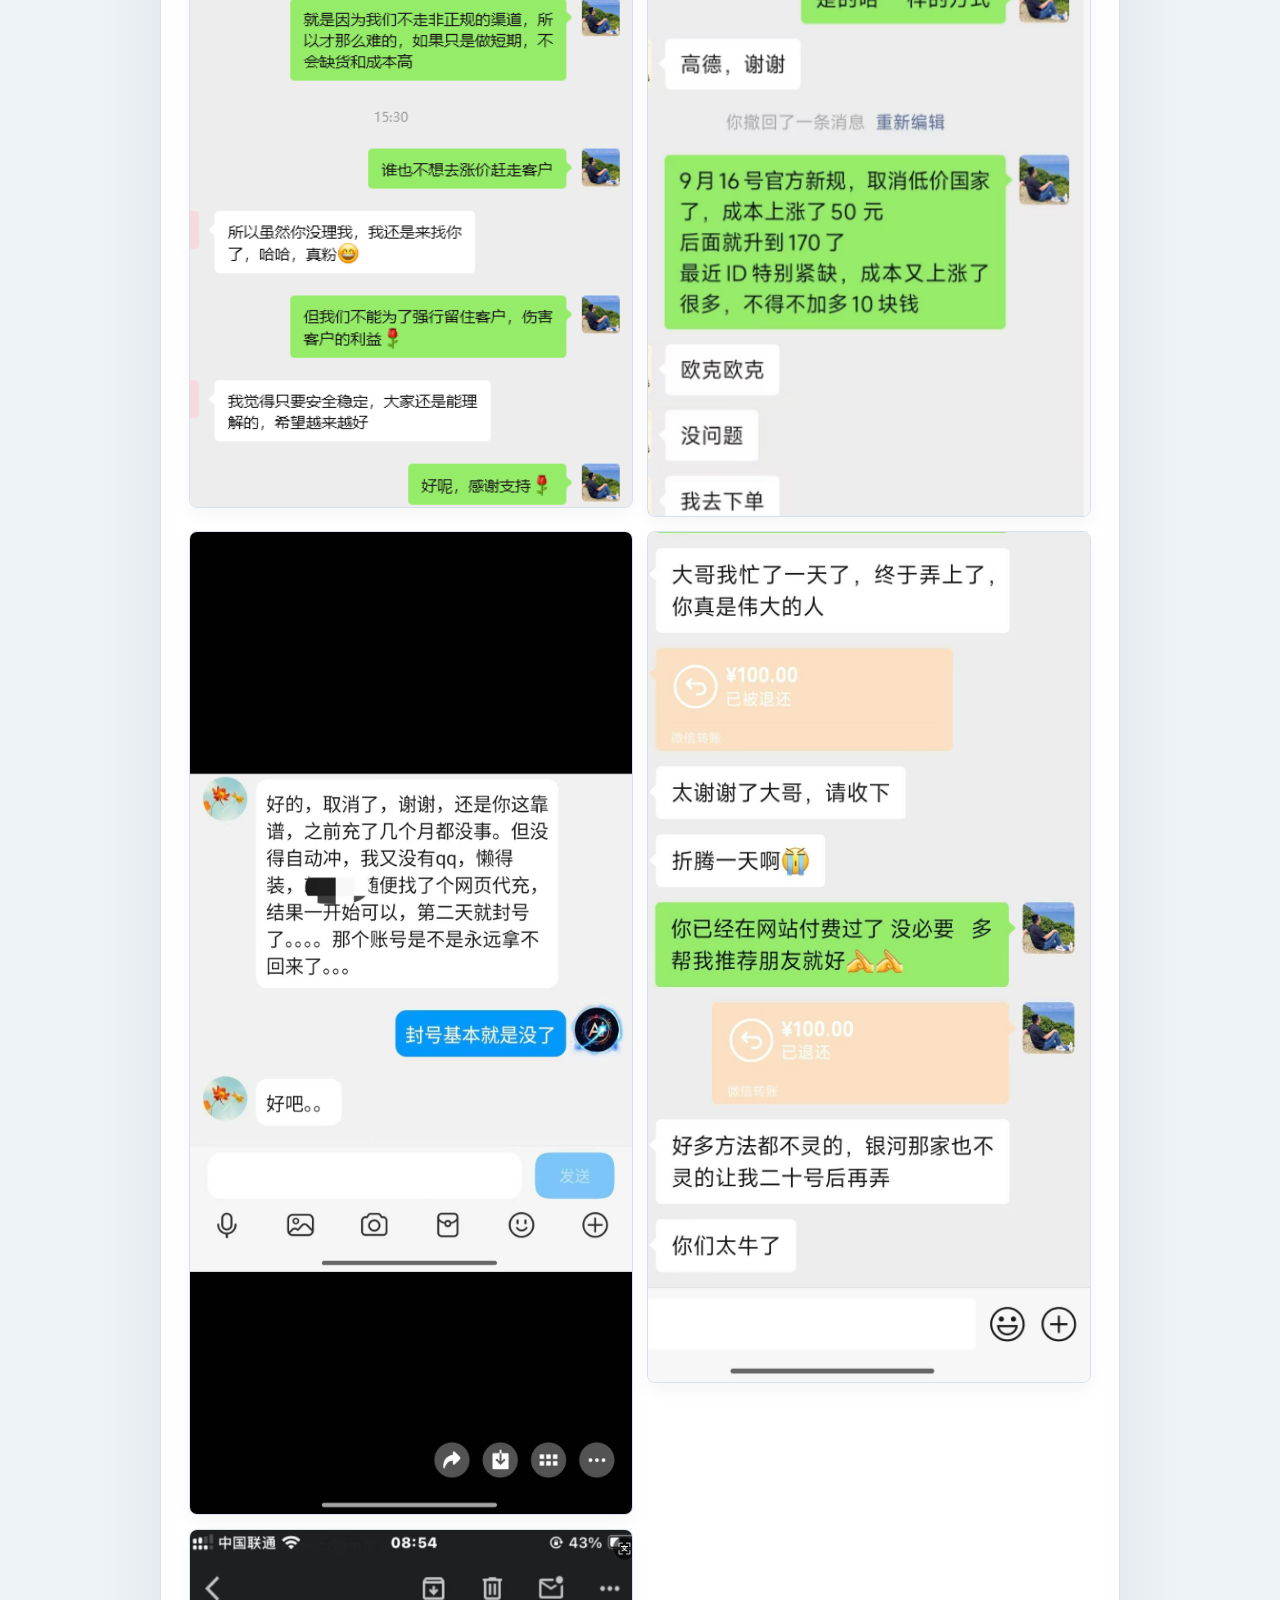
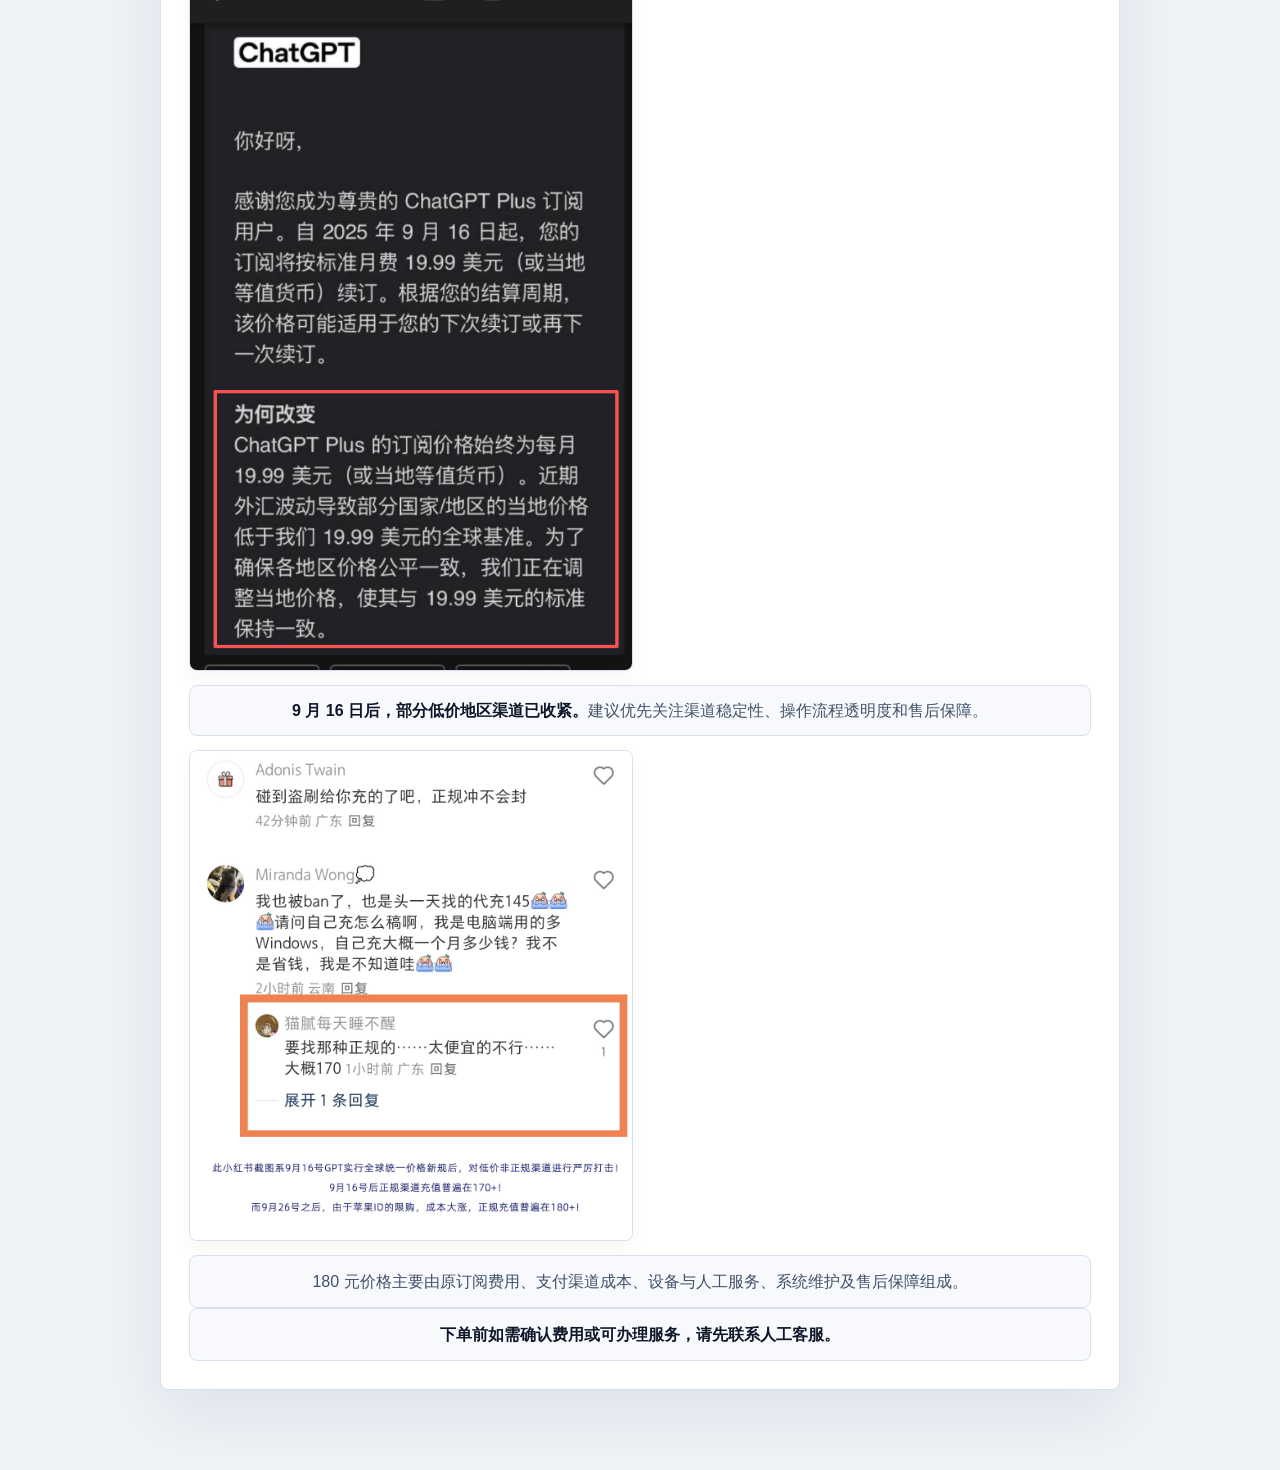
<file: gpt1701.html>
<!DOCTYPE html>
<html lang="zh-CN">
<head>
    <meta charset="UTF-8">
    <meta name="viewport" content="width=device-width, initial-scale=1.0">
    <meta name="robots" content="noindex,nofollow,noarchive,nosnippet">
  <meta name="googlebot" content="noindex,nofollow,noarchive,nosnippet">
    <title>价格与政策说明</title>
    <style>
        /* --- 基础样式 --- */
        body {
            margin: 0;
            padding: 20px;
            font-family: -apple-system, BlinkMacSystemFont, 'Segoe UI', Roboto, Helvetica, Arial, sans-serif;
            background-color: #f0f2f5; /* 淡灰色背景，突出内容卡片 */
            display: flex;
            justify-content: center;
            align-items: center;
            min-height: 100vh;
            color: #333;
        }

        /* --- 内容容器样式 --- */
        .container {
            background-color: #ffffff;
            border-radius: 12px;
            box-shadow: 0 4px 12px rgba(0, 0, 0, 0.1);
            padding: 30px;
            max-width: 600px; /* 设置最大宽度，防止在大屏幕上内容过宽 */
            width: 100%;
            box-sizing: border-box;
            text-align: center; /* 内部所有内容居中 */
        }

        /* --- 图片样式 --- */
        .notice-image {
            max-width: 100%; /* 图片宽度自适应容器 */
            height: auto;
            border-radius: 8px; /* 给图片也加上圆角 */
            margin-bottom: 25px; /* 图片和文字之间的间距 */
        }

        /* --- 说明文字样式 --- */
        .description p {
            font-size: 16px;
            line-height: 1.7;
            margin: 10px 0 0 0; /*段落间距*/
            color: #555; /* 文本颜色稍浅，更柔和 */
        }

        /* --- 警告/重要提示文字样式 --- */
        .description .warning {
            color: #d9534f; /* 醒目的红色字体 */
            font-weight: bold; /* 加粗 */
            margin-top: 15px;
        }
    </style>
  <link rel="stylesheet" href="assets/professional.css?v=subnav-buy-20260531">
</head>
<body class="policy-page">
<div class="subpage-topbar"><a class="subpage-brand" href="index.html">文文 Gpt</a><nav><a href="index.html">首页</a><a href="https://qfcc99.com/shop/gptplus" target="_blank" rel="noopener noreferrer nofollow">商品购买</a><a href="gpt170.html">价格说明</a><a href="index.html#contact" data-contact-qr-open>联系客服</a></nav></div>


        <div class="container">
           <p><strong>当前稳定渠道成本较高，市场价格整体上调。</strong> </p>
        <img src="help/th.png" alt="同行" class="notice-image">
         <p>异常低价渠道通常伴随更高账户风险，请优先选择流程清晰、售后明确的服务。 </p>
              <img src="help/yk.png" alt="预付费" class="notice-image">
          <p><strong>当前可用充值资源较紧张，价格调整为 180 元。</strong></p>
        <p><strong>下单前如需确认费用或可办理服务，请先联系人工客服。</strong></p>
         <img src="help/jg005.png" alt="jg00" class="notice-image">
             <img src="help/jg004.png" alt="jg00" class="notice-image">
                <img src="help/jg001.jpg" alt="jg01" class="notice-image">
                <img src="help/jg003.jpg" alt="jg03" class="notice-image">
        
        <img src="help/gpt16.png" alt="公告图片" class="notice-image">
<p>
               <strong>9 月 16 日后，部分低价地区渠道已收紧。</strong>建议优先关注渠道稳定性、操作流程透明度和售后保障。
            </p>
      <img src="help/170.jpg" alt="正规充值价格" class="notice-image">

        <div class="description">
          <p>
                180 元价格主要由原订阅费用、支付渠道成本、设备与人工服务、系统维护及售后保障组成。
            </p>
        <p><strong>下单前如需确认费用或可办理服务，请先联系人工客服。</strong></p>

        </div>

    </div>

  <script src="assets/contact-modal.js?v=20260531-contact-modal-v2"></script>
</body>
</html>
</file>
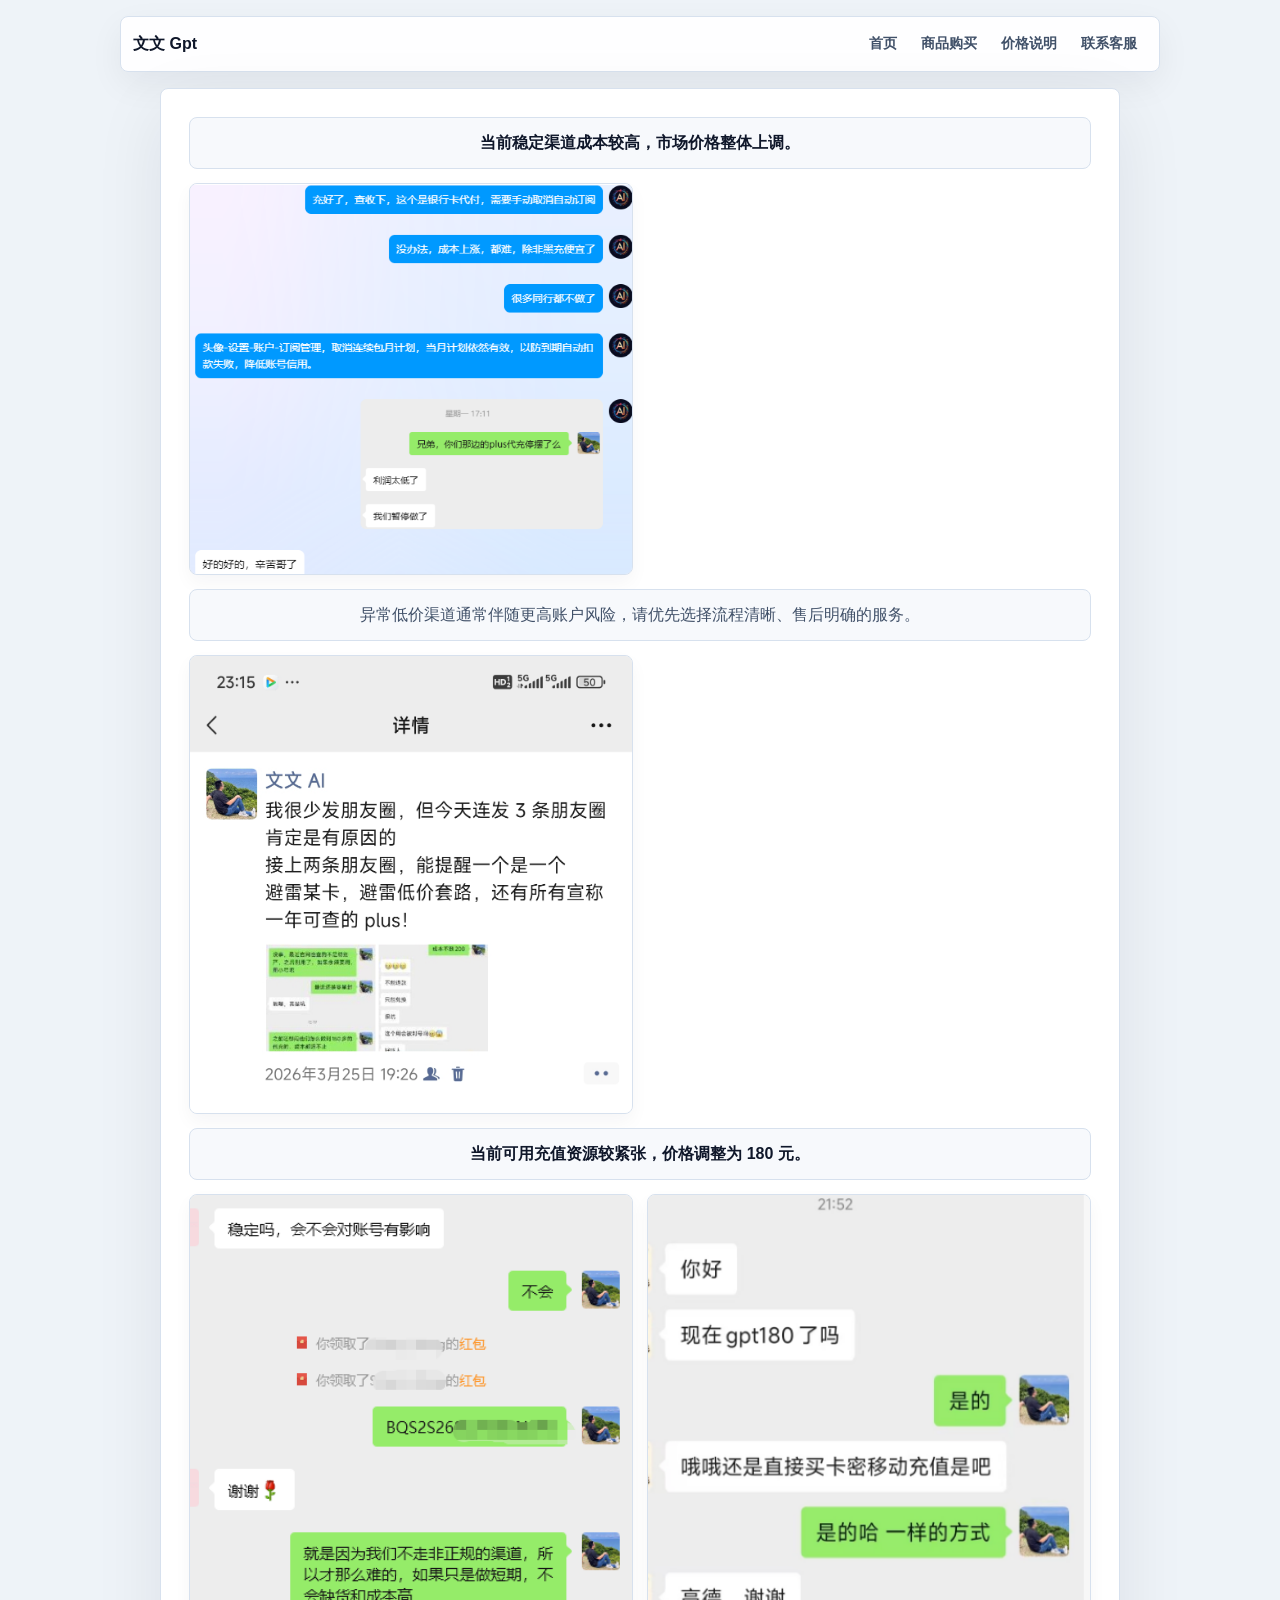
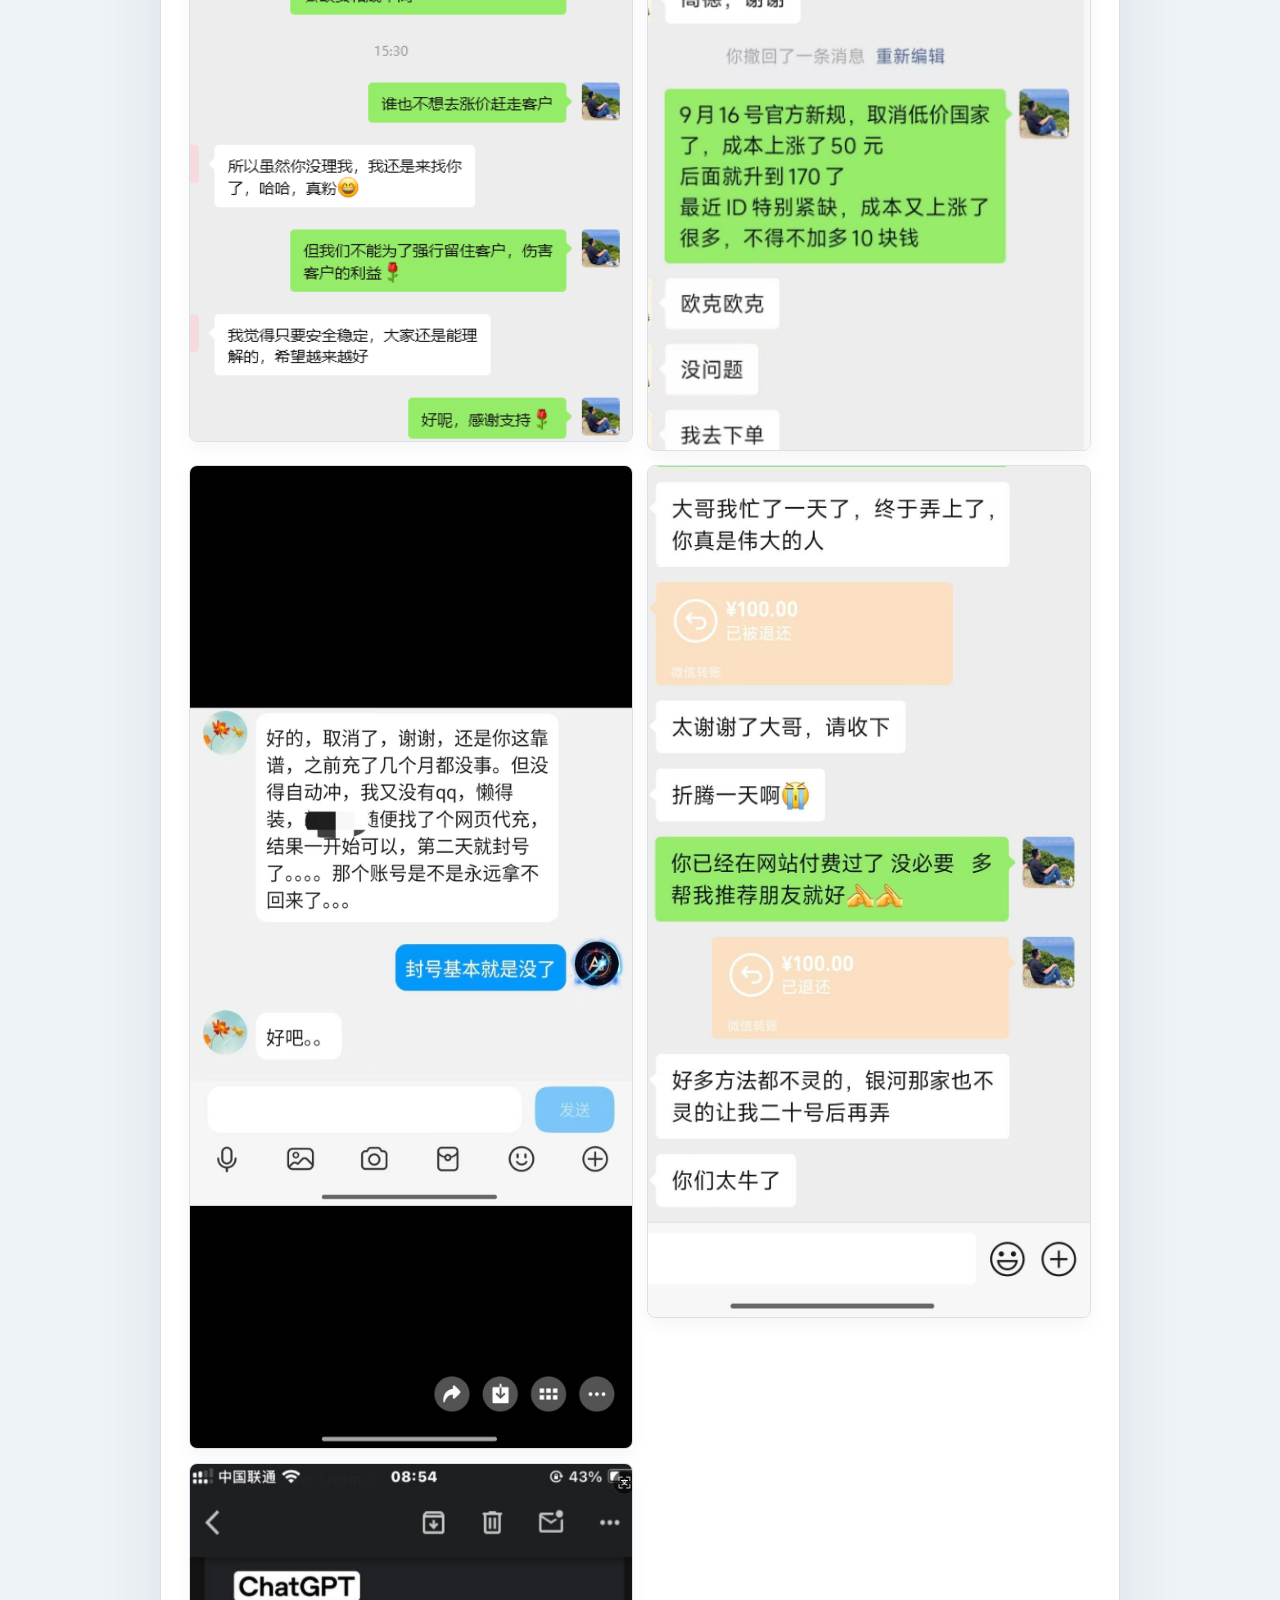
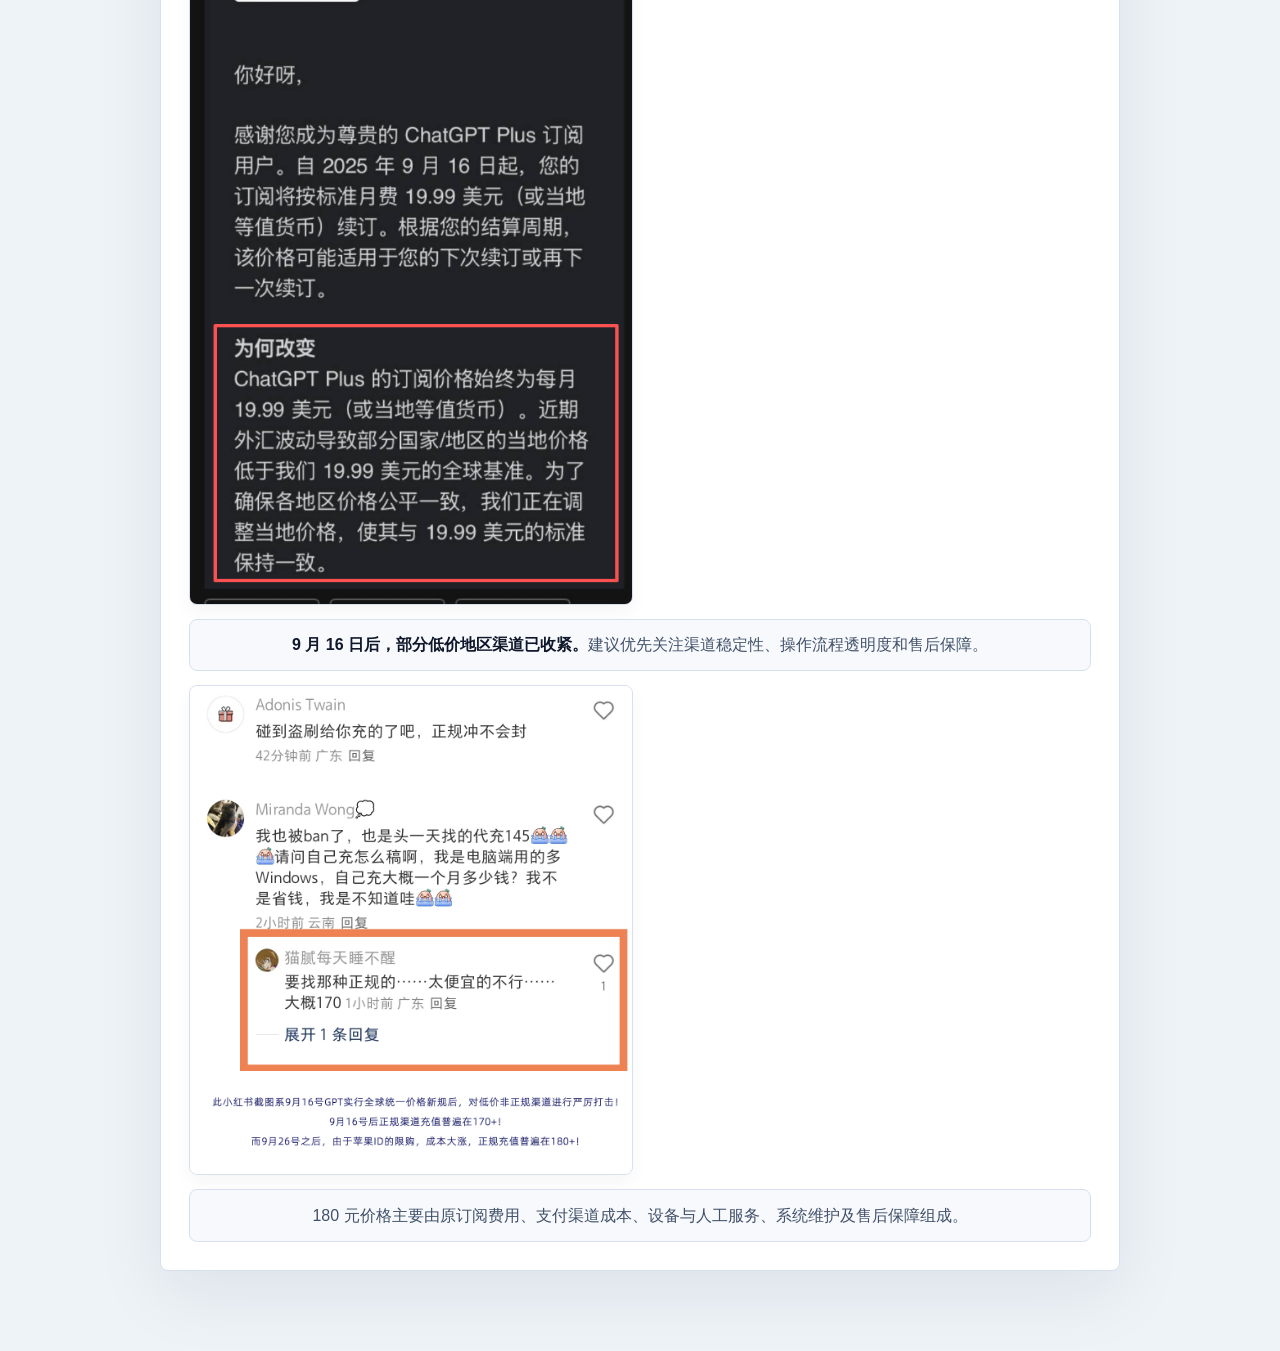
<file: gpt1702.html>
<!DOCTYPE html>
<html lang="zh-CN">
<head>
    <meta charset="UTF-8">
    <meta name="viewport" content="width=device-width, initial-scale=1.0">
    <meta name="robots" content="noindex,nofollow,noarchive,nosnippet">
  <meta name="googlebot" content="noindex,nofollow,noarchive,nosnippet">
    <title>价格与政策说明</title>
    <style>
        /* --- 基础样式 --- */
        body {
            margin: 0;
            padding: 20px;
            font-family: -apple-system, BlinkMacSystemFont, 'Segoe UI', Roboto, Helvetica, Arial, sans-serif;
            background-color: #f0f2f5; /* 淡灰色背景，突出内容卡片 */
            display: flex;
            justify-content: center;
            align-items: center;
            min-height: 100vh;
            color: #333;
        }

        /* --- 内容容器样式 --- */
        .container {
            background-color: #ffffff;
            border-radius: 12px;
            box-shadow: 0 4px 12px rgba(0, 0, 0, 0.1);
            padding: 30px;
            max-width: 600px; /* 设置最大宽度，防止在大屏幕上内容过宽 */
            width: 100%;
            box-sizing: border-box;
            text-align: center; /* 内部所有内容居中 */
        }

        /* --- 图片样式 --- */
        .notice-image {
            max-width: 100%; /* 图片宽度自适应容器 */
            height: auto;
            border-radius: 8px; /* 给图片也加上圆角 */
            margin-bottom: 25px; /* 图片和文字之间的间距 */
        }

        /* --- 说明文字样式 --- */
        .description p {
            font-size: 16px;
            line-height: 1.7;
            margin: 10px 0 0 0; /*段落间距*/
            color: #555; /* 文本颜色稍浅，更柔和 */
        }

        /* --- 警告/重要提示文字样式 --- */
        .description .warning {
            color: #d9534f; /* 醒目的红色字体 */
            font-weight: bold; /* 加粗 */
            margin-top: 15px;
        }
    </style>
  <link rel="stylesheet" href="assets/professional.css?v=subnav-buy-20260531">
</head>
<body class="policy-page">
<div class="subpage-topbar"><a class="subpage-brand" href="index.html">文文 Gpt</a><nav><a href="index.html">首页</a><a href="https://qfcc99.com/shop/gptplus" target="_blank" rel="noopener noreferrer nofollow">商品购买</a><a href="gpt170.html">价格说明</a><a href="index.html#contact" data-contact-qr-open>联系客服</a></nav></div>


        <div class="container">
           <p><strong>当前稳定渠道成本较高，市场价格整体上调。</strong> </p>
        <img src="help/th.png" alt="同行" class="notice-image">
         <p>异常低价渠道通常伴随更高账户风险，请优先选择流程清晰、售后明确的服务。 </p>
              <img src="help/yk.png" alt="预付费" class="notice-image">
          <p><strong>当前可用充值资源较紧张，价格调整为 180 元。</strong></p>
         <img src="help/jg005.png" alt="jg00" class="notice-image">
             <img src="help/jg004.png" alt="jg00" class="notice-image">
                <img src="help/jg001.jpg" alt="jg01" class="notice-image">
                <img src="help/jg003.jpg" alt="jg03" class="notice-image">
        
        <img src="help/gpt16.png" alt="公告图片" class="notice-image">
<p>
               <strong>9 月 16 日后，部分低价地区渠道已收紧。</strong>建议优先关注渠道稳定性、操作流程透明度和售后保障。
            </p>
      <img src="help/170.jpg" alt="正规充值价格" class="notice-image">

        <div class="description">
          <p>
                180 元价格主要由原订阅费用、支付渠道成本、设备与人工服务、系统维护及售后保障组成。
            </p>

        </div>

    </div>

  <script src="assets/contact-modal.js?v=20260531-contact-modal-v2"></script>
</body>
</html>
</file>
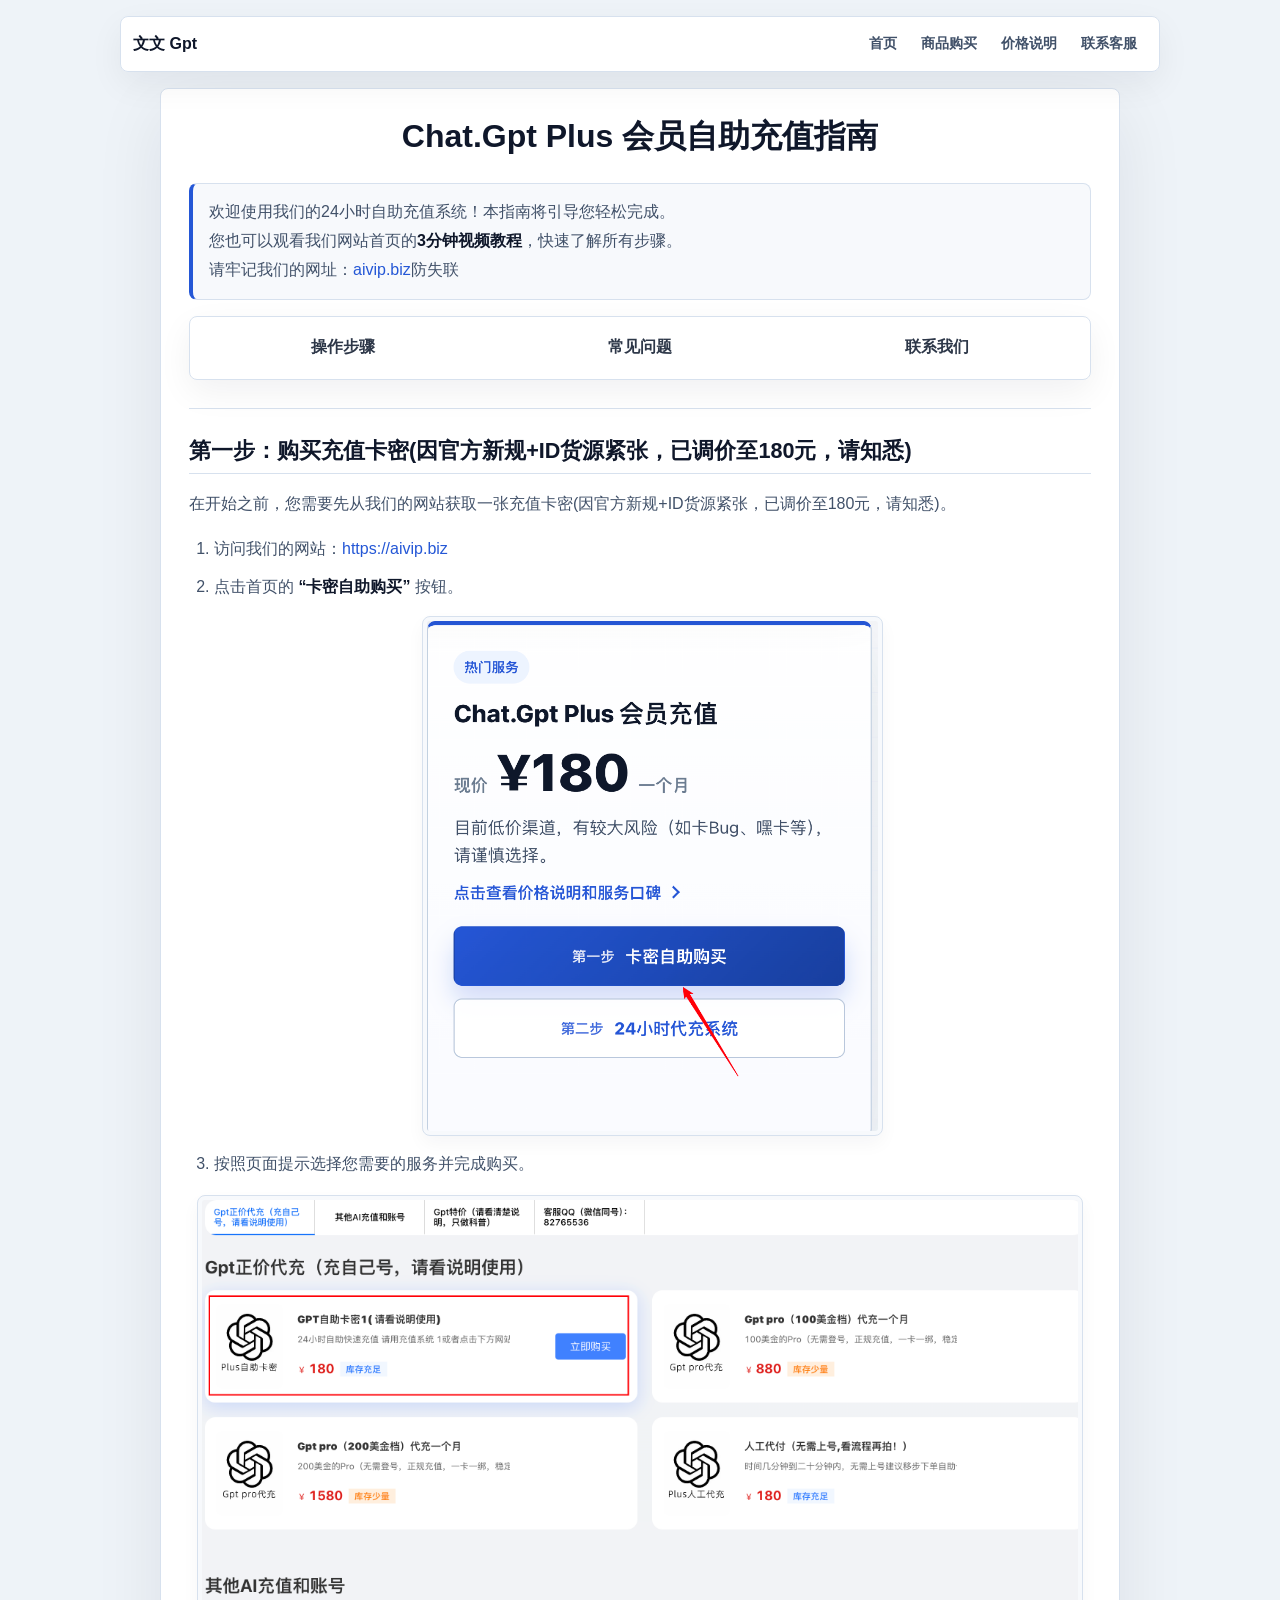
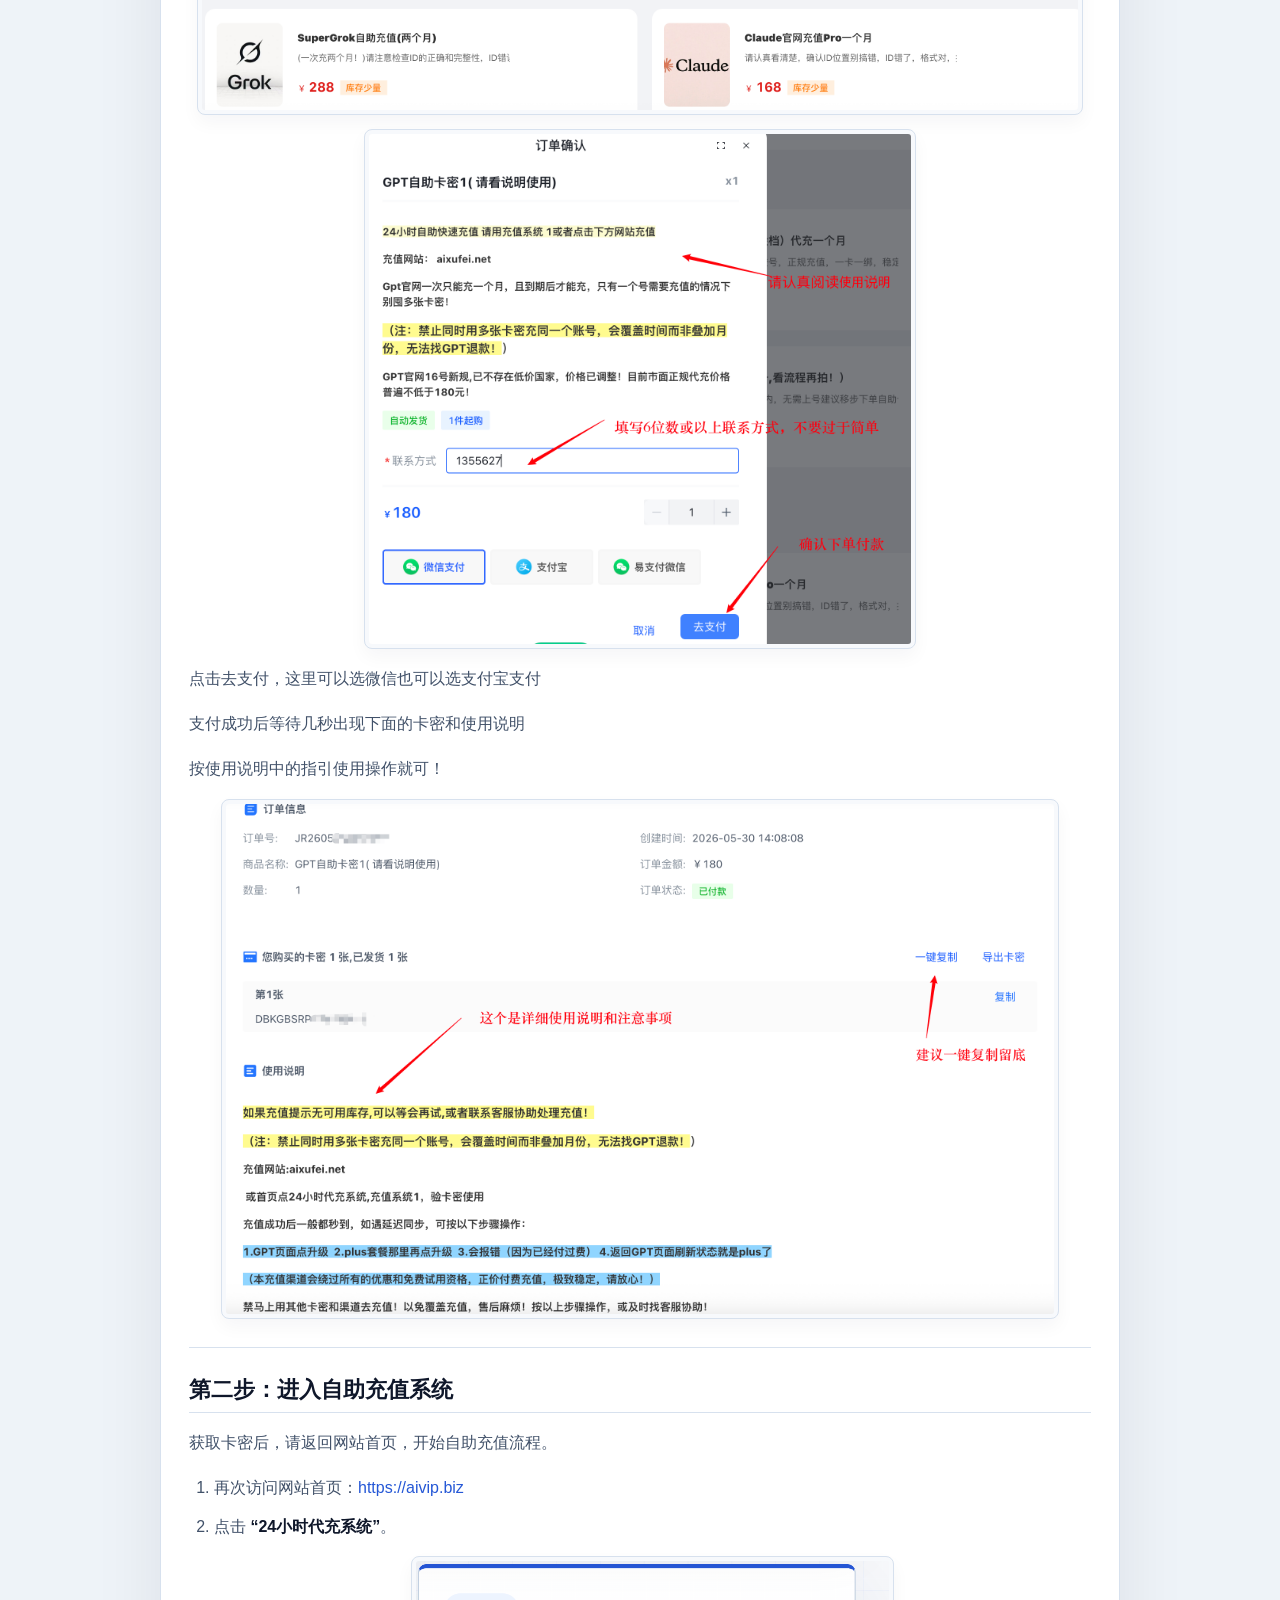
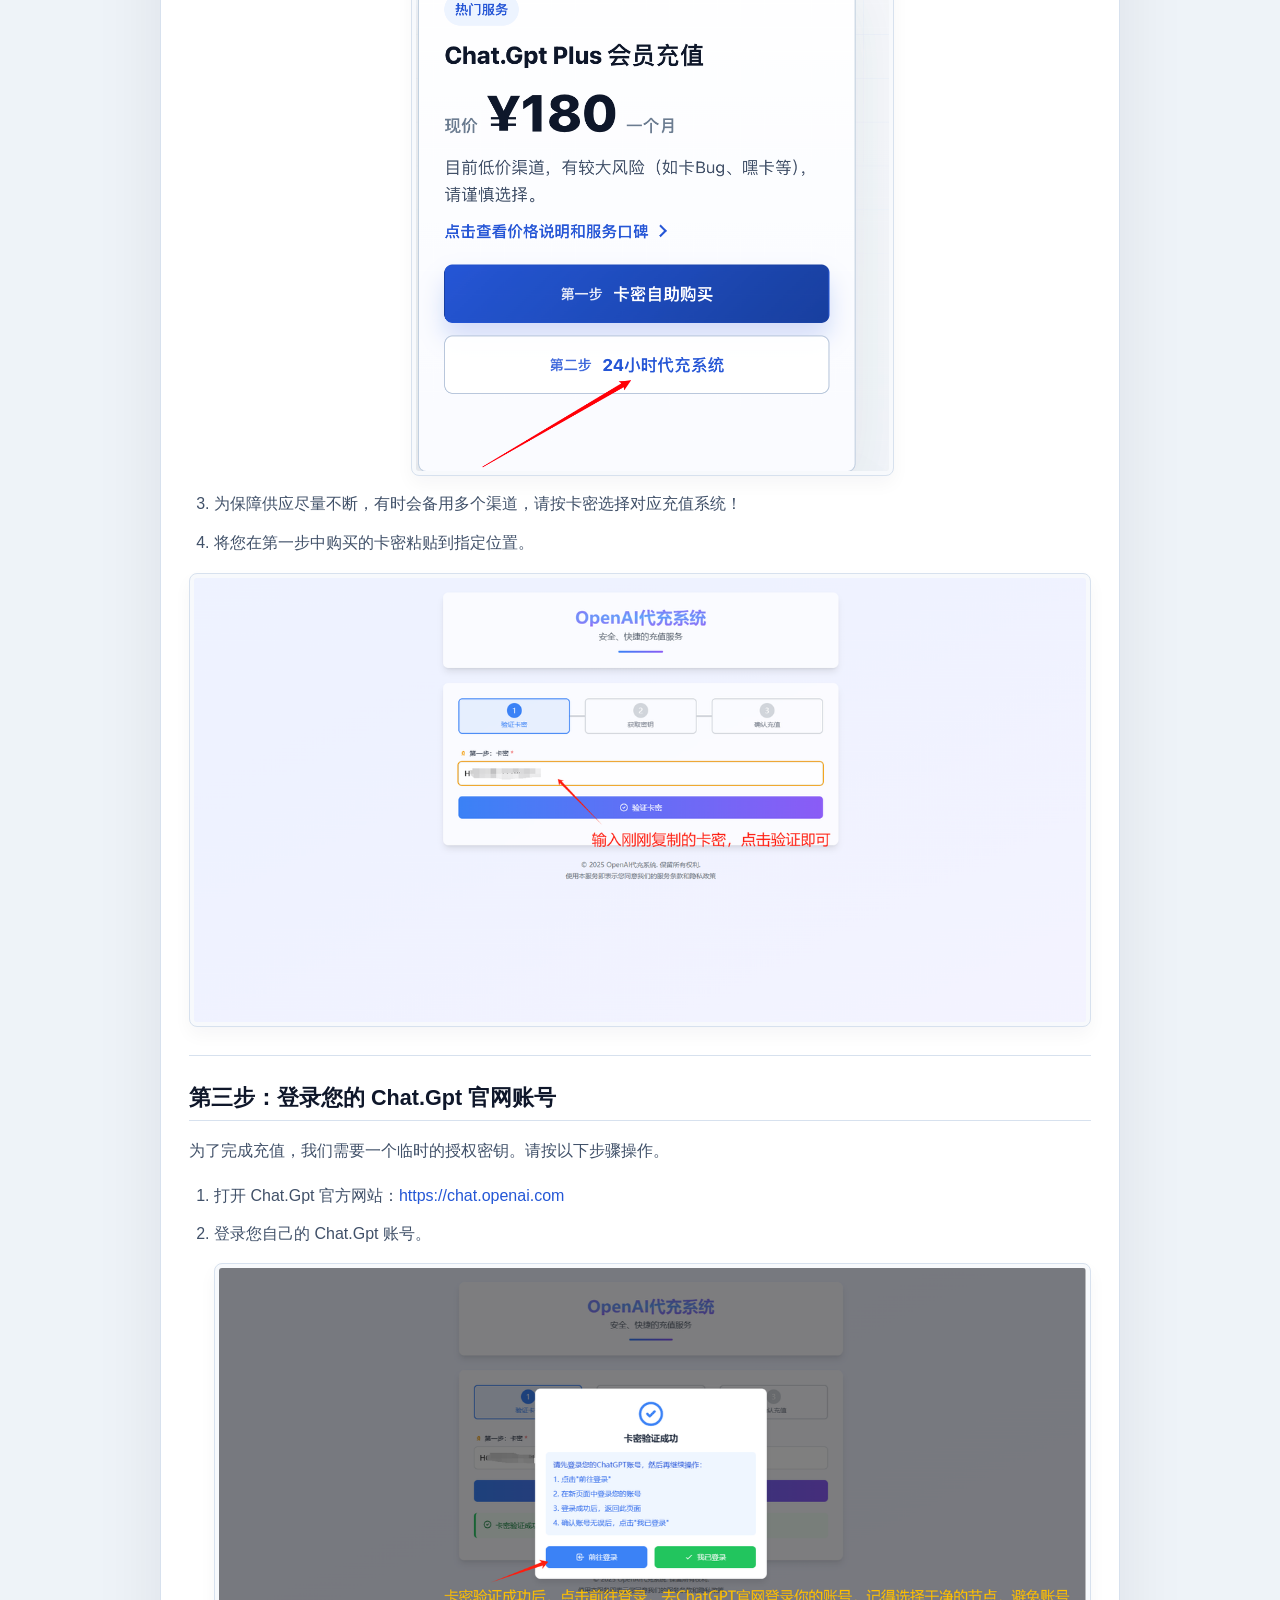
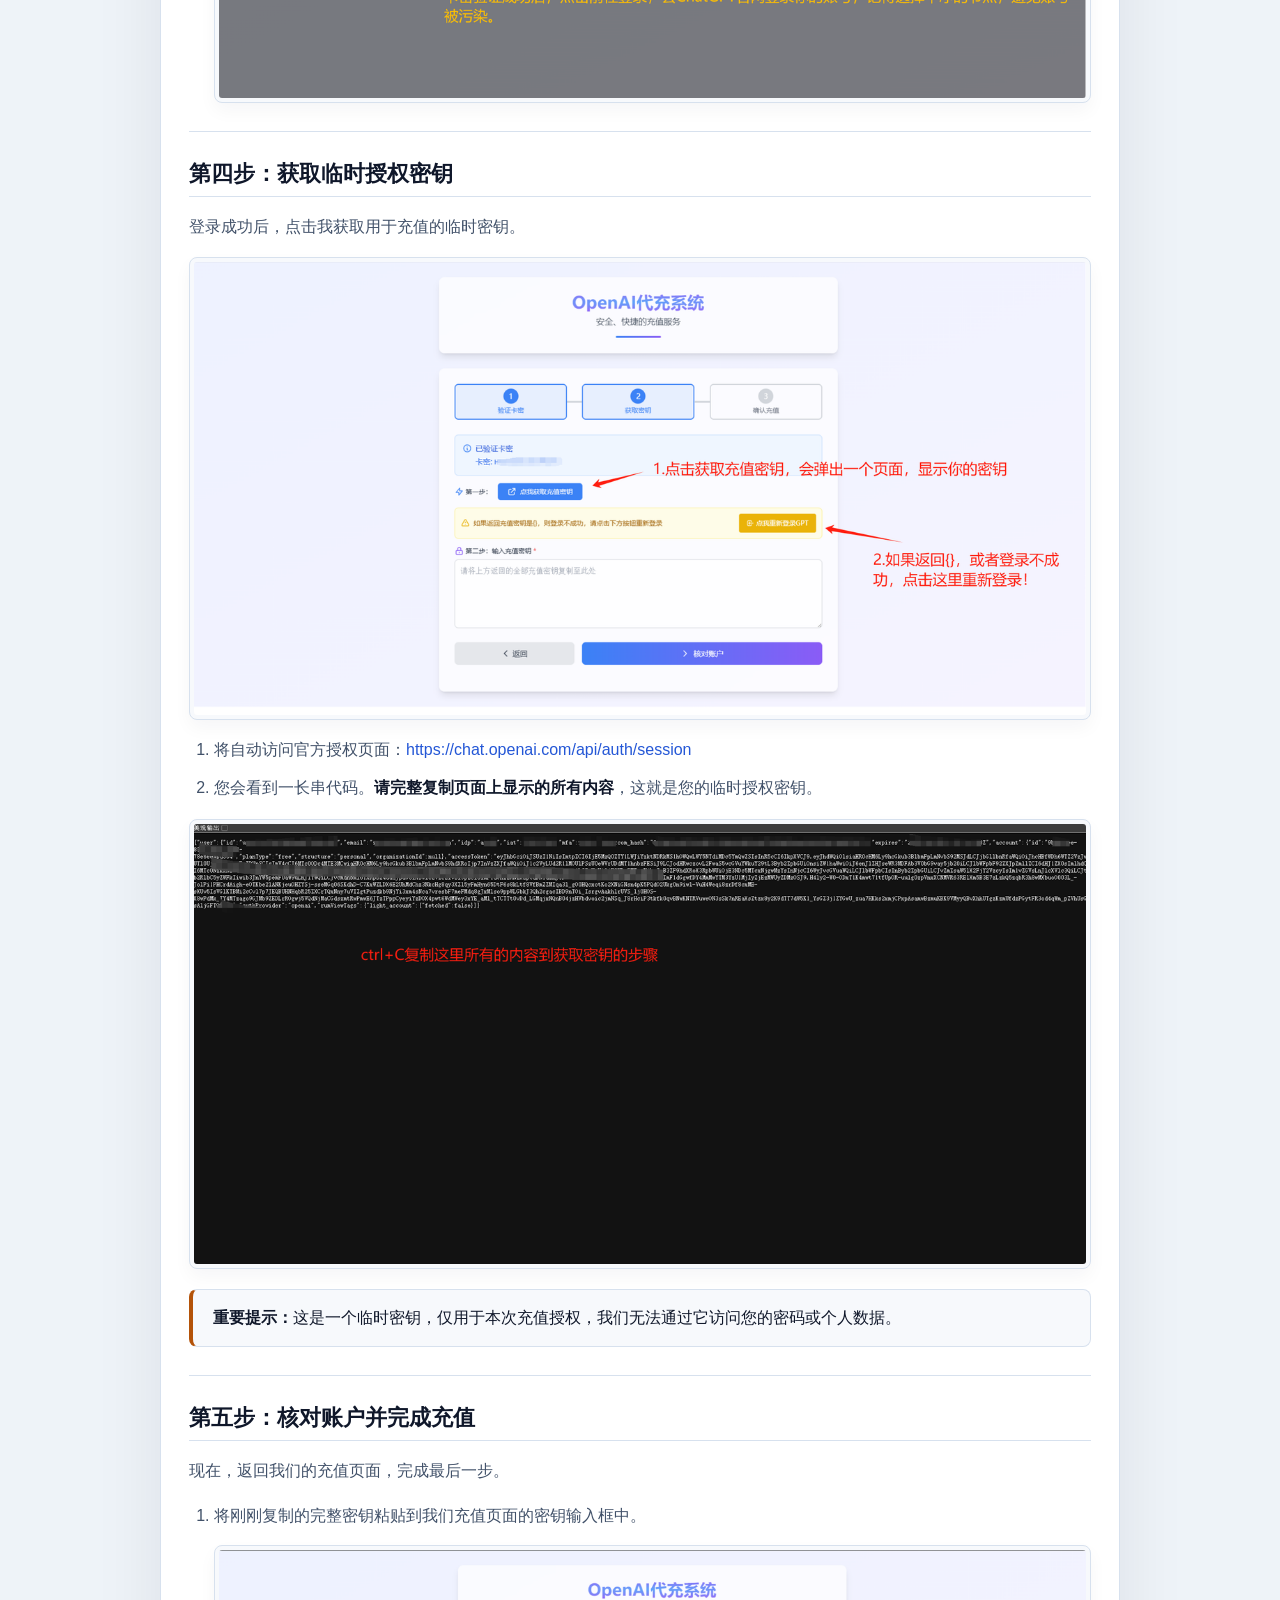
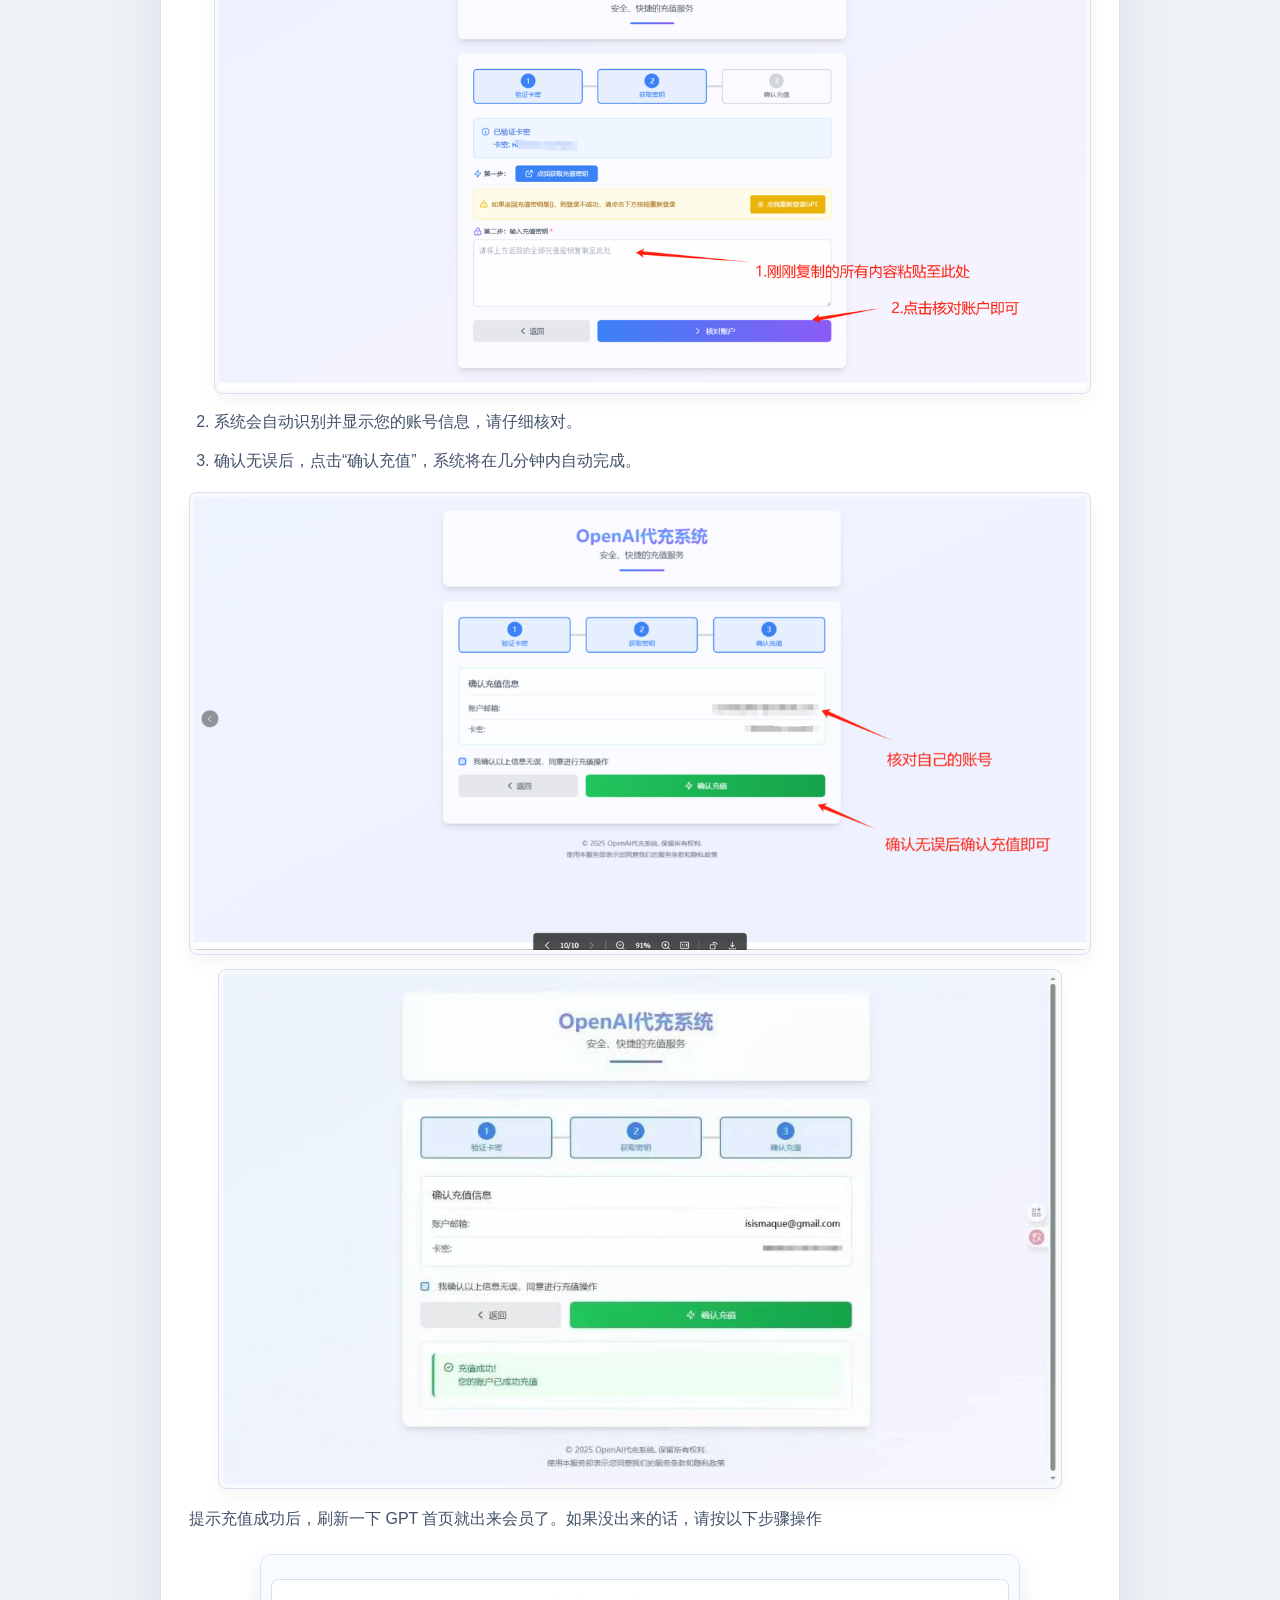
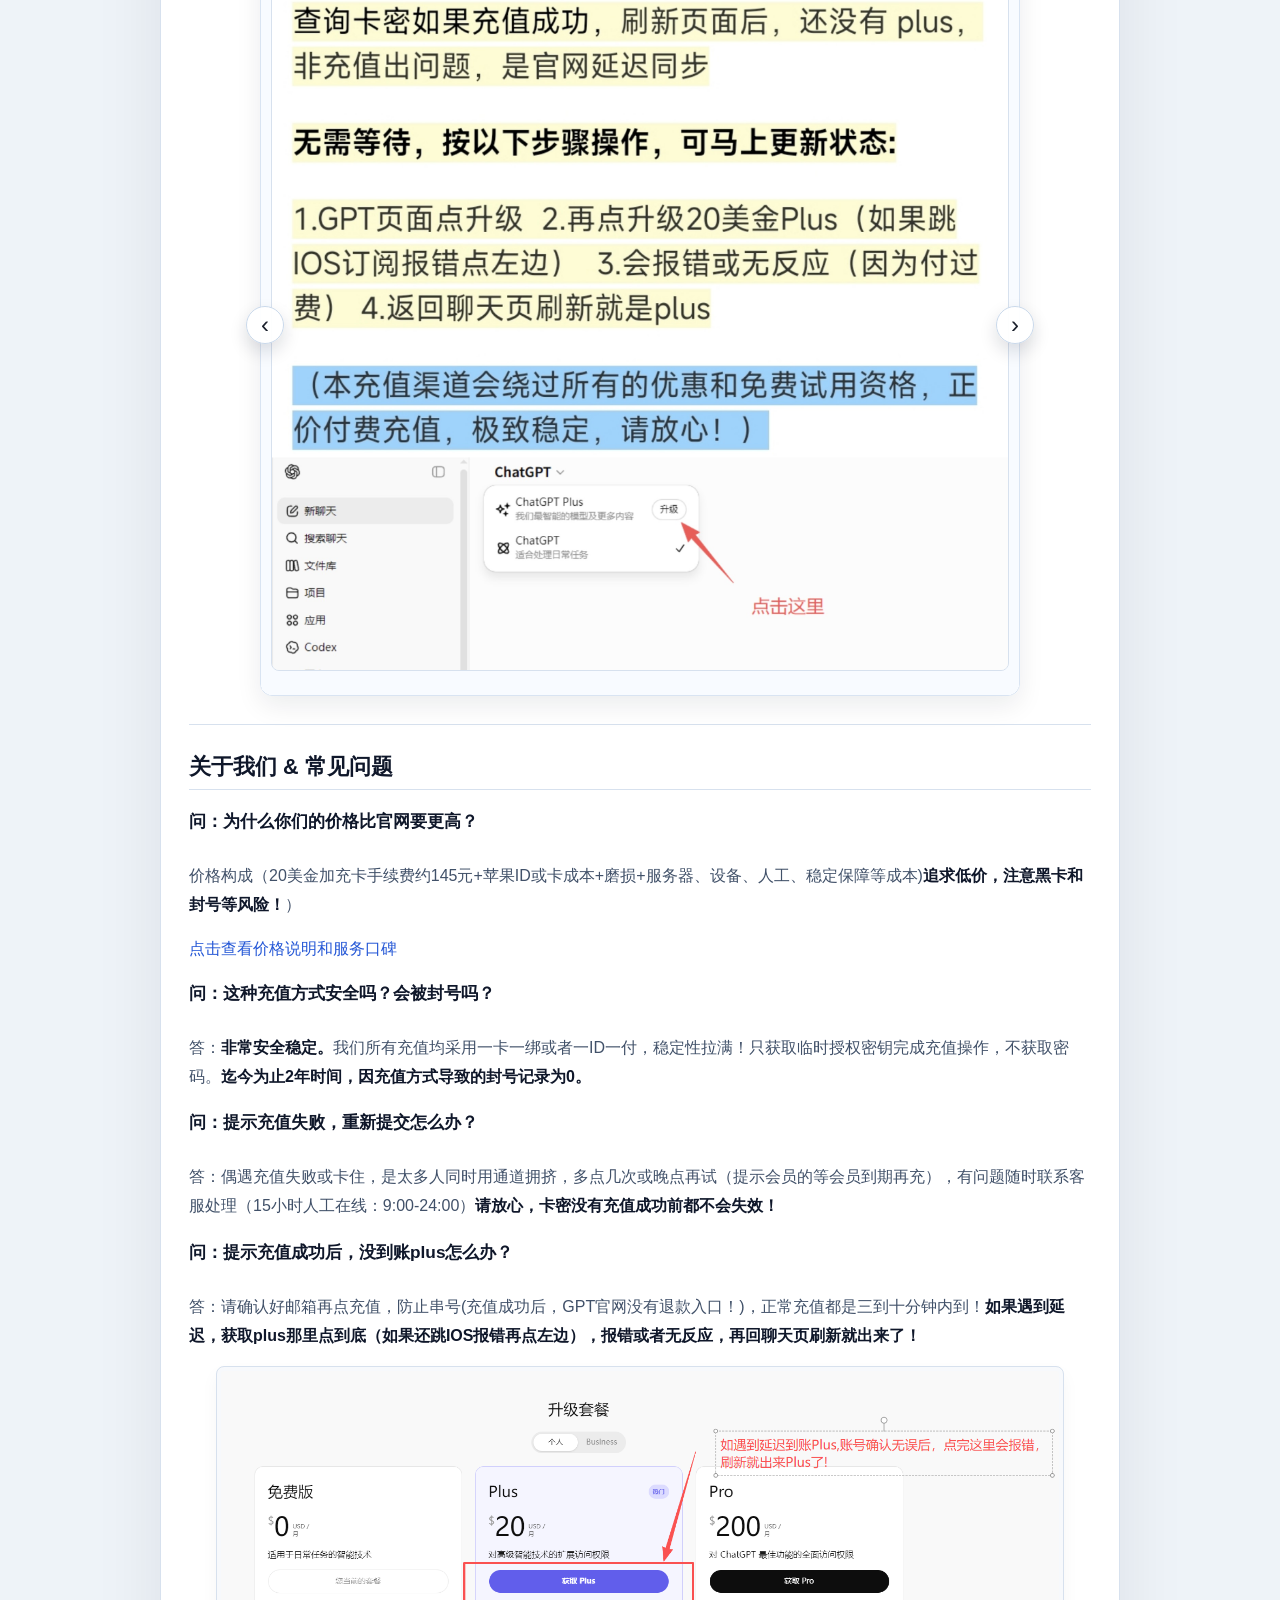
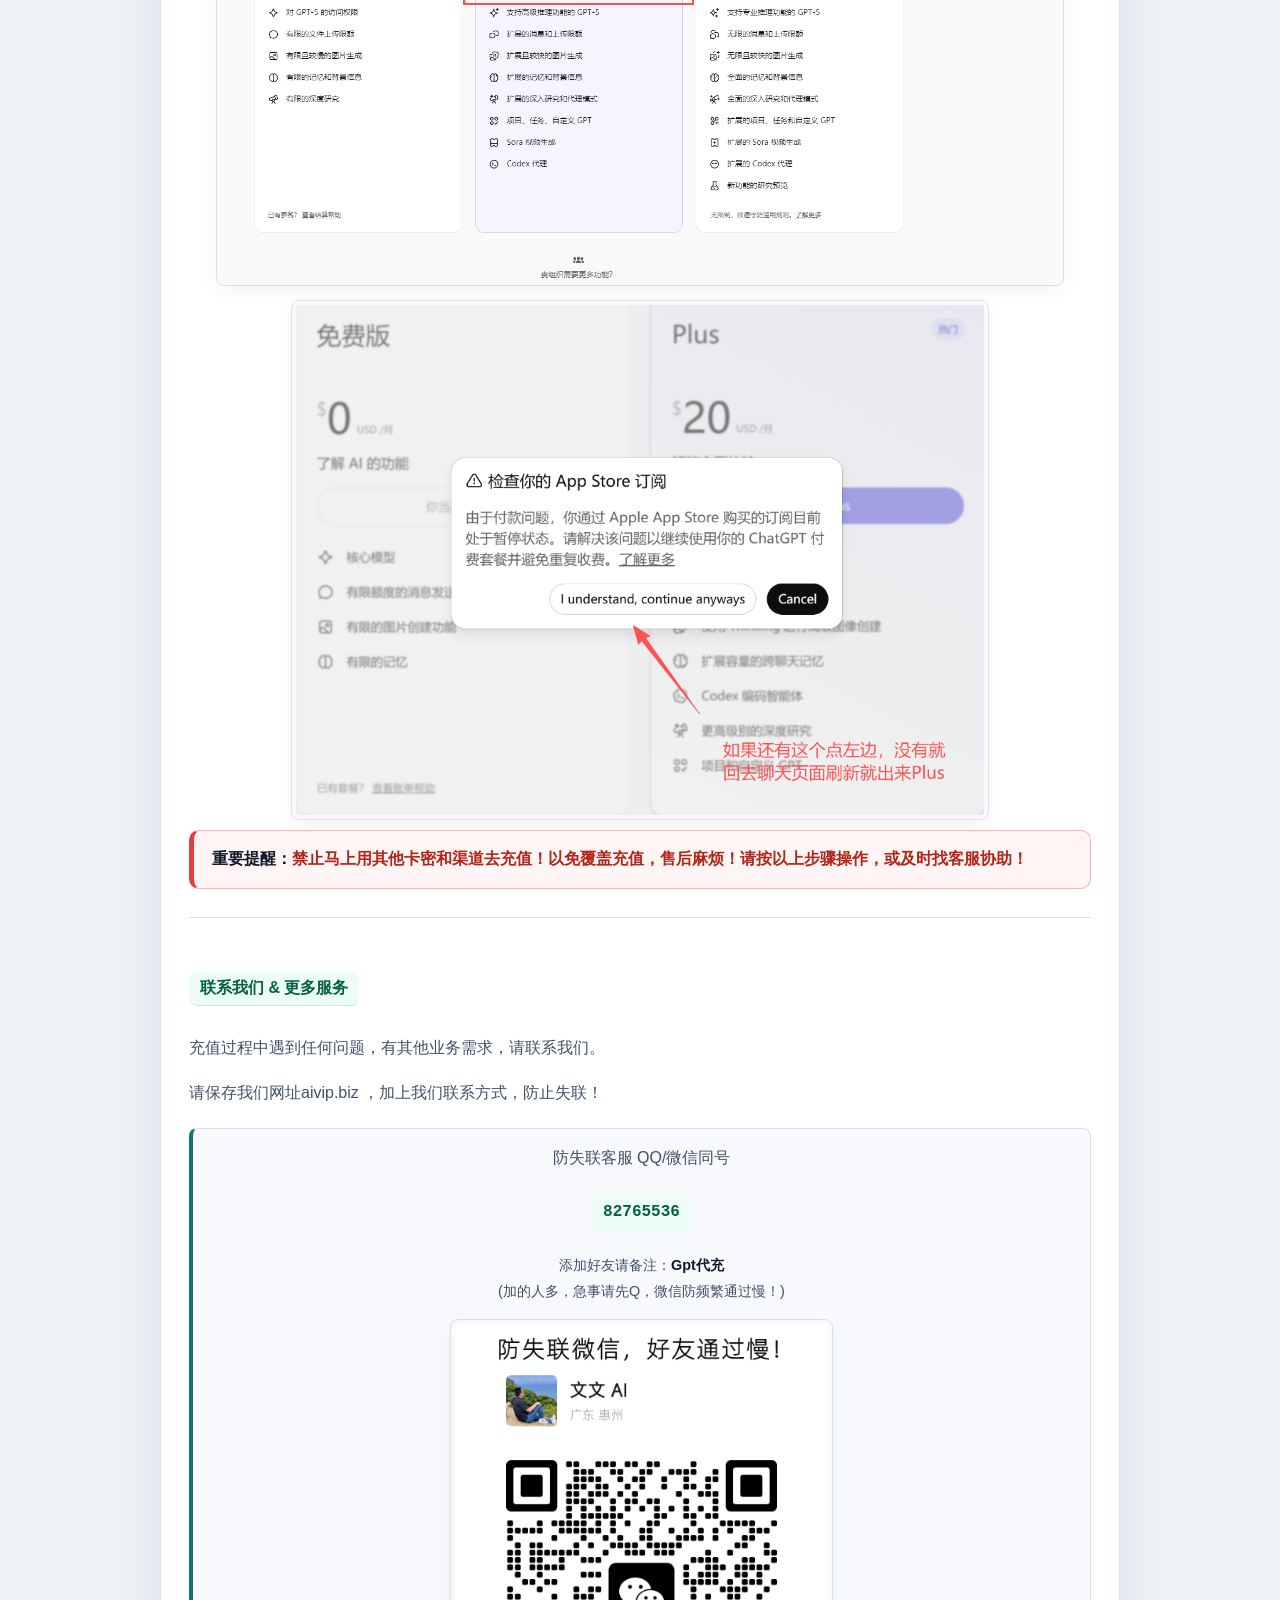
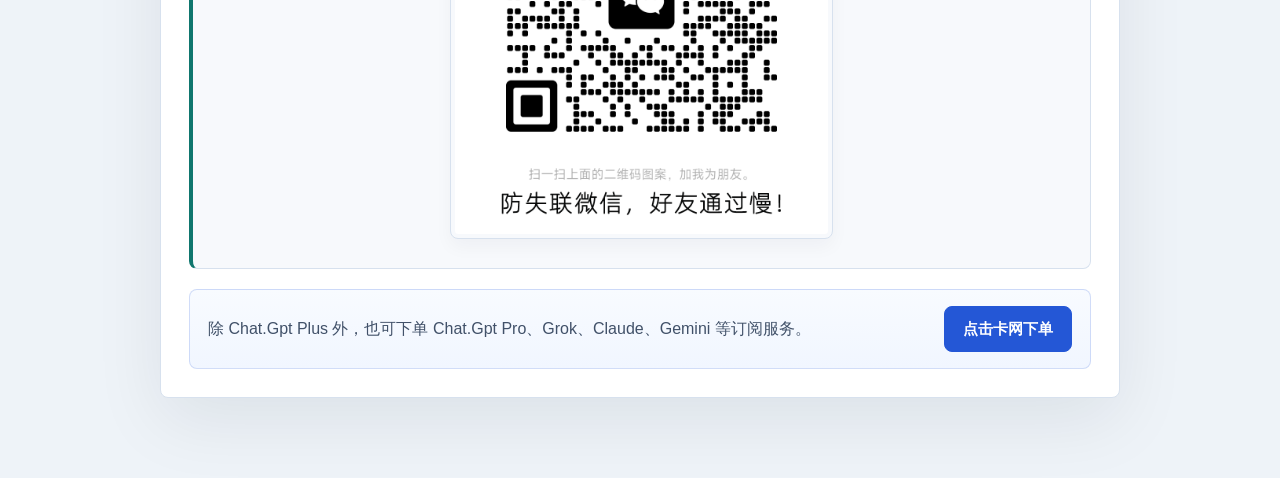
<file: help.html>
<!DOCTYPE html>
<html lang="zh-CN">
<head>
    <meta charset="UTF-8">
    <meta name="viewport" content="width=device-width, initial-scale=1.0">
    <meta name="robots" content="noindex,nofollow,noarchive,nosnippet">
  <meta name="googlebot" content="noindex,nofollow,noarchive,nosnippet">
    <title>Chat.Gpt Plus 会员自助充值指南</title>
    <style>
        /* --- 全局样式 --- */
        html {
            scroll-behavior: smooth; /* 平滑滚动效果 */
        }
        body {
            font-family: -apple-system, BlinkMacSystemFont, "Segoe UI", Roboto, "Helvetica Neue", Arial, sans-serif;
            background-color: #f4f6f9;
            color: #333;
            margin: 0;
            padding: 20px;
            display: flex;
            justify-content: center;
        }

        /* --- 主内容容器 --- */
        .container {
            max-width: 800px;
            width: 100%;
            background-color: #ffffff;
            border-radius: 12px;
            box-shadow: 0 4px 12px rgba(0, 0, 0, 0.08);
            padding: 40px;
            box-sizing: border-box;
        }

        /* --- 标题样式 --- */
        h1, h2, h3 {
            color: #1a202c;
            border-bottom: 1px solid #e2e8f0;
            padding-bottom: 10px;
            margin-top: 30px;
            margin-bottom: 20px;
        }

        h1 {
            text-align: center;
            font-size: 2em;
            border-bottom: none;
            margin-top: 0;
        }

        h2 {
            font-size: 1.5em;
        }

        h3 {
            font-size: 1.2em;
            border-bottom: none;
            color: #2d3748;
        }

        /* --- 段落与列表 --- */
        p, li {
            line-height: 1.8;
            color: #4a5568;
        }

        ol {
            padding-left: 25px;
        }

        li {
            margin-bottom: 10px;
        }

        /* --- 链接样式 --- */
        a {
            color: #3182ce;
            text-decoration: none;
            font-weight: 500;
        }

        a:hover {
            text-decoration: underline;
        }
        
        /* --- 图片样式 --- */
        img {
            max-width: 100%;
            height: auto;
            border-radius: 8px;
            border: 1px solid #e2e8f0;
            margin: 20px 0;
            display: block;
        }

        .guide-carousel {
            max-width: 760px;
            position: relative;
            margin: 20px auto 28px;
        }

        .guide-carousel-track {
            display: flex;
            gap: 14px;
            overflow-x: auto;
            scroll-snap-type: x mandatory;
            scroll-behavior: smooth;
            border: 1px solid #d9e4f2;
            border-radius: 12px;
            background: #f8fbff;
            padding: 10px;
            box-shadow: 0 10px 26px rgba(15, 23, 42, 0.08);
            -webkit-overflow-scrolling: touch;
        }

        .guide-carousel-track::-webkit-scrollbar {
            height: 8px;
        }

        .guide-carousel-track::-webkit-scrollbar-thumb {
            background: #c9d8ea;
            border-radius: 999px;
        }

        .guide-slide {
            flex: 0 0 100%;
            margin: 0;
            scroll-snap-align: center;
        }

        .guide-carousel-image {
            width: 100% !important;
            max-height: none !important;
            height: auto !important;
            margin: 0 auto !important;
            border: 0 !important;
            border-radius: 8px !important;
            padding: 0 !important;
            box-shadow: none !important;
            object-fit: contain !important;
        }

        .guide-carousel-btn {
            position: absolute;
            top: 50%;
            z-index: 2;
            width: 38px;
            height: 38px;
            border: 1px solid #c9d8ea;
            border-radius: 999px;
            background: rgba(255, 255, 255, 0.94);
            color: #1a202c;
            font-size: 24px;
            line-height: 1;
            display: flex;
            align-items: center;
            justify-content: center;
            cursor: pointer;
            box-shadow: 0 8px 18px rgba(15, 23, 42, 0.14);
            transform: translateY(-50%);
        }

        .guide-carousel-btn:hover {
            background: #edf4ff;
        }

        .guide-carousel-prev {
            left: -14px;
        }

        .guide-carousel-next {
            right: -14px;
        }

        @media (max-width: 640px) {
            .guide-carousel {
                max-width: 100%;
            }

            .guide-carousel-track {
                padding: 8px;
            }

            .guide-carousel-prev {
                left: 4px;
            }

            .guide-carousel-next {
                right: 4px;
            }
        }

        /* --- 特殊区块样式 (如密钥提示、联系方式) --- */
        .info-box, .contact-box {
            background-color: #f7fafc;
            border-left: 4px solid #3182ce;
            padding: 15px 20px;
            margin: 20px 0;
            border-radius: 0 8px 8px 0;
        }
        
        .info-box strong {
            color: #c53030;
        }

        .urgent-note {
            margin: -4px 0 28px;
            padding: 14px 18px;
            color: #b42318;
            background: #fff5f5;
            border: 1px solid #feb2b2;
            border-left: 5px solid #e53e3e;
            border-radius: 10px;
            font-weight: 700;
            line-height: 1.8;
        }

        .urgent-note strong {
            color: #9b1c1c;
        }

        .contact-box {
            border-left-color: #38a169;
            text-align: center;
        }
        
        .contact-box code {
            font-size: 1.2em;
            font-weight: bold;
            color: #2f855a;
        }

        /* --- 分隔线 --- */
        hr {
            border: none;
            border-top: 1px solid #e2e8f0;
            margin: 40px 0;
        }

        strong {
            color: #2d3748;
        }

        /* --- 新增：导航栏样式 --- */
        .nav-bar {
            background-color: #ffffff;
            border: 1px solid #e2e8f0;
            border-radius: 8px;
            padding: 10px;
            margin: 20px 0;
            position: sticky;
            top: 10px;
            z-index: 1000;
            box-shadow: 0 2px 8px rgba(0,0,0,0.06);
        }
        .nav-bar ul {
            list-style: none;
            padding: 0;
            margin: 0;
            display: flex;
            justify-content: space-around;
            flex-wrap: wrap; /* 适配手机端换行 */
        }
        .nav-bar li {
            margin: 5px; /* 适配手机端间距 */
        }
        .nav-bar a {
            padding: 10px 15px;
            border-radius: 6px;
            font-weight: 600;
            color: #2d3748;
            transition: background-color 0.3s, color 0.3s;
        }
        .nav-bar a:hover {
            background-color: #edf2f7;
            color: #1a202c;
            text-decoration: none;
        }

        /* --- 新增：返回顶部按钮样式 --- */
        #backToTopBtn {
            display: none; /* 默认隐藏 */
            position: fixed;
            bottom: 20px;
            right: 20px;
            z-index: 1001;
            background-color: #3182ce;
            color: white;
            border: none;
            border-radius: 50%;
            cursor: pointer;
            padding: 12px;
            font-size: 14px;
            width: 50px;
            height: 50px;
            box-shadow: 0 4px 8px rgba(0, 0, 0, 0.2);
            text-align: center;
            line-height: 1.2;
        }
        #backToTopBtn:hover {
            background-color: #2b6cb0;
            text-decoration: none;
        }

    </style>
  <link rel="stylesheet" href="assets/professional.css?v=help-more-service-20260531">
</head>
<body class="guide-page">
<div class="subpage-topbar"><a class="subpage-brand" href="index.html">文文 Gpt</a><nav><a href="index.html">首页</a><a href="https://qfcc99.com/shop/gptplus" target="_blank" rel="noopener noreferrer nofollow">商品购买</a><a href="gpt170.html">价格说明</a><a href="index.html#contact" data-contact-qr-open>联系客服</a></nav></div>


    <div class="container">
        <h1>Chat.Gpt Plus 会员自助充值指南</h1>
        <p style="text-align: center; color: #718096;">
            欢迎使用我们的24小时自助充值系统！本指南将引导您轻松完成。
            <br>
            您也可以观看我们网站首页的<a href="https://aivip.biz/#video" target="_blank"><strong>3分钟视频教程</strong></a>，快速了解所有步骤。<br>请牢记我们的网址：<a href="https://aivip.biz" target="_blank">aivip.biz</a>防失联
        </p>

        <nav class="nav-bar">
            <ul>
                <li><a href="#steps">操作步骤</a></li>
                <li><a href="#faq">常见问题</a></li>
                <li><a href="#contact">联系我们</a></li>
            </ul>
        </nav>

        <hr>

        <h2 id="steps">第一步：购买充值卡密(因官方新规+ID货源紧张，已调价至180元，请知悉)</h2>
        <p>在开始之前，您需要先从我们的网站获取一张充值卡密(因官方新规+ID货源紧张，已调价至180元，请知悉)。</p>
        <ol>
            <li>访问我们的网站：<a href="https://aivip.biz" target="_blank">https://aivip.biz</a></li>
            <li>点击首页的 <a href="https://qfcc99.com/shop/gptplus" target="_blank"><strong>“卡密自助购买”</strong></a> 按钮。</li>
             <img src="help/01.png?v=home-card-20260531" alt="网站首页，突出“卡密自助购买”按钮">
            <li>按照页面提示选择您需要的服务并完成购买。</li>
        </ol>
        <img src="help1/h05.png?v=product-select-20260531" alt="选择 GPT 自助卡密商品">
        <img src="help1/h02.png" alt="卡密购买180">
      <p>点击去支付，这里可以选微信也可以选支付宝支付</p>
      <p>支付成功后等待几秒出现下面的卡密和使用说明</p>
        <p>按使用说明中的指引使用操作就可！</p>
        <img src="help1/h03.png" alt="成功购买">
        <hr>

        <h2>第二步：进入自助充值系统</h2>
        <p>获取卡密后，请返回网站首页，开始自助充值流程。</p>
        <ol>
            <li>再次访问网站首页：<a href="https://aivip.biz" target="_blank">https://aivip.biz</a></li>
            <li>点击 <strong>“24小时代充系统”</strong>。</li>
             <img src="help1/h01.png?v=recharge-system-20260531" alt="24小时代充系统入口">
              <li>为保障供应尽量不断，有时会备用多个渠道，请按卡密选择对应充值系统！</li>
            <li>将您在第一步中购买的卡密粘贴到指定位置。</li>
        </ol>
        <img src="help/08.png" alt="将购买的卡密粘贴到输入框">
    
        
        <hr>

        <h2>第三步：登录您的 Chat.Gpt 官网账号</h2>
        <p>为了完成充值，我们需要一个临时的授权密钥。请按以下步骤操作。</p>
        <ol>
            <li>打开 Chat.Gpt 官方网站：<a href="https://chat.openai.com" target="_blank">https://chat.openai.com</a></li>
            <li>登录您自己的 Chat.Gpt 账号。</li>
              <img src="help/09.png" alt="GPT登录">
        </ol>

        <hr>

        <h2>第四步：获取临时授权密钥</h2>
        <p>登录成功后，点击我获取用于充值的临时密钥。</p>
            <img src="help/10.png" alt="点我获取密钥">
        <ol>
            <li>将自动访问官方授权页面：<a href="https://chat.openai.com/api/auth/session" target="_blank">https://chat.openai.com/api/auth/session</a></li>
            <li>您会看到一长串代码。<strong>请完整复制页面上显示的所有内容</strong>，这就是您的临时授权密钥。</li>
        </ol>
        <img src="help/11.png" alt="全部密钥复制">
        <div class="info-box">
            <strong>重要提示：</strong>这是一个临时密钥，仅用于本次充值授权，我们无法通过它访问您的密码或个人数据。
        </div>

        <hr>
        
        <h2>第五步：核对账户并完成充值</h2>
        <p>现在，返回我们的充值页面，完成最后一步。</p>
        <ol>
            <li>将刚刚复制的完整密钥粘贴到我们充值页面的密钥输入框中。</li>
            <img src="help/12.png" alt="核对账户">
            <li>系统会自动识别并显示您的账号信息，请仔细核对。</li>
            <li>确认无误后，点击“确认充值”，系统将在几分钟内自动完成。</li>
        </ol>
        <img src="help/13.png" alt="核对账号">
        <img src="help/14.png" alt="确认充值">
        <p>提示充值成功后，刷新一下 GPT 首页就出来会员了。如果没出来的话，请按以下步骤操作</p>
   <div class="guide-carousel" data-guide-carousel>
       <button class="guide-carousel-btn guide-carousel-prev" type="button" aria-label="上一张">‹</button>
       <div class="guide-carousel-track">
           <figure class="guide-slide">
               <img class="guide-carousel-image" src="help/app-store-warning-slide-1.jpg?v=20260708-cut3" alt="刷新后未显示 Plus 的处理步骤 1">
           </figure>
           <figure class="guide-slide">
               <img class="guide-carousel-image" src="help/app-store-warning-slide-2.jpg?v=20260708-cut3" alt="刷新后未显示 Plus 的处理步骤 2">
           </figure>
           <figure class="guide-slide">
               <img class="guide-carousel-image" src="help/app-store-warning-slide-3.jpg?v=20260708-cut3" alt="刷新后未显示 Plus 的处理步骤 3">
           </figure>
       </div>
       <button class="guide-carousel-btn guide-carousel-next" type="button" aria-label="下一张">›</button>
   </div>
        
        <hr>

        <h2 id="faq">关于我们 & 常见问题</h2>
        
     <h3>问：为什么你们的价格比官网要更高？</h3>
         <p>价格构成（20美金加充卡手续费约145元+苹果ID或卡成本+磨损+服务器、设备、人工、稳定保障等成本)<strong>追求低价，注意黑卡和封号等风险！</strong>）</p>
    <a href="gpt170.html" target="_blank" rel="noopener noreferrer">点击查看价格说明和服务口碑</a>

        <h3>问：这种充值方式安全吗？会被封号吗？</h3>
        <p>答：<strong>非常安全稳定。</strong>我们所有充值均采用一卡一绑或者一ID一付，稳定性拉满！只获取临时授权密钥完成充值操作，不获取密码。<strong>迄今为止2年时间，因充值方式导致的封号记录为0。</strong></p>

        <h3>问：提示充值失败，重新提交怎么办？</h3>
        <p>答：偶遇充值失败或卡住，是太多人同时用通道拥挤，多点几次或晚点再试（提示会员的等会员到期再充），有问题随时联系客服处理（15小时人工在线：9:00-24:00）<strong>请放心，卡密没有充值成功前都不会失效！</strong></p>
        <h3>问：提示充值成功后，没到账plus怎么办？</h3>
         <p>答：请确认好邮箱再点充值，防止串号(充值成功后，GPT官网没有退款入口！)，正常充值都是三到十分钟内到！<strong>如果遇到延迟，获取plus那里点到底（如果还跳IOS报错再点左边），报错或者无反应，再回聊天页刷新就出来了！</strong></p>
         <img src="help/plus.png" alt="获取plus">
         <img id="app-store-ios-warning" src="help/app-store-ios-warning.png?v=20260708" alt="App Store 订阅报错处理">
         <div id="recharge-warning-note" class="urgent-note">
             <strong>重要提醒：</strong>禁止马上用其他卡密和渠道去充值！以免覆盖充值，售后麻烦！请按以上步骤操作，或及时找客服协助！
         </div>
          
        <hr>

        <h2 id="contact">联系我们 & 更多服务</h2>
        <p>充值过程中遇到任何问题，有其他业务需求，请联系我们。</p>
         <p>请保存我们网址aivip.biz ，加上我们联系方式，防止失联！</p>
         <div class="contact-box">
             <p style="margin-top: 0;">防失联客服 QQ/微信同号</p>
             <code>82765536</code>
             <p style="margin-bottom: 0; font-size: 0.9em; color: #718096;">
                  添加好友请备注：<strong>Gpt代充</strong><br>
                  (加的人多，急事请先Q，微信防频繁通过慢！)
             </p>
              <img src="image/weixin.png" alt="防失联微信">
         </div>
         <div class="more-service-card">
             <p>除 Chat.Gpt Plus 外，也可下单 Chat.Gpt Pro、Grok、Claude、Gemini 等订阅服务。</p>
             <a class="purchase-link" href="https://qfcc99.com/shop/gptplus" target="_blank" rel="noopener noreferrer nofollow">点击卡网下单</a>
         </div>
    </div>

    <a id="backToTopBtn" href="#">返回<br>顶部</a>

    <script>
        // 获取返回顶部按钮的元素
        var mybutton = document.getElementById("backToTopBtn");

        // 当用户向下滚动20px时，显示按钮
        window.onscroll = function() {scrollFunction()};

        function scrollFunction() {
            if (document.body.scrollTop > 20 || document.documentElement.scrollTop > 20) {
                mybutton.style.display = "block";
            } else {
                mybutton.style.display = "none";
            }
        }

        document.querySelectorAll('[data-guide-carousel]').forEach(function(carousel) {
            var track = carousel.querySelector('.guide-carousel-track');
            var prev = carousel.querySelector('.guide-carousel-prev');
            var next = carousel.querySelector('.guide-carousel-next');

            function move(direction) {
                track.scrollBy({
                    left: direction * track.clientWidth,
                    behavior: 'smooth'
                });
            }

            prev.addEventListener('click', function() { move(-1); });
            next.addEventListener('click', function() { move(1); });
        });
    </script>

  <script src="assets/contact-modal.js?v=20260531-contact-modal-v2"></script>
</body>
</html>
</file>
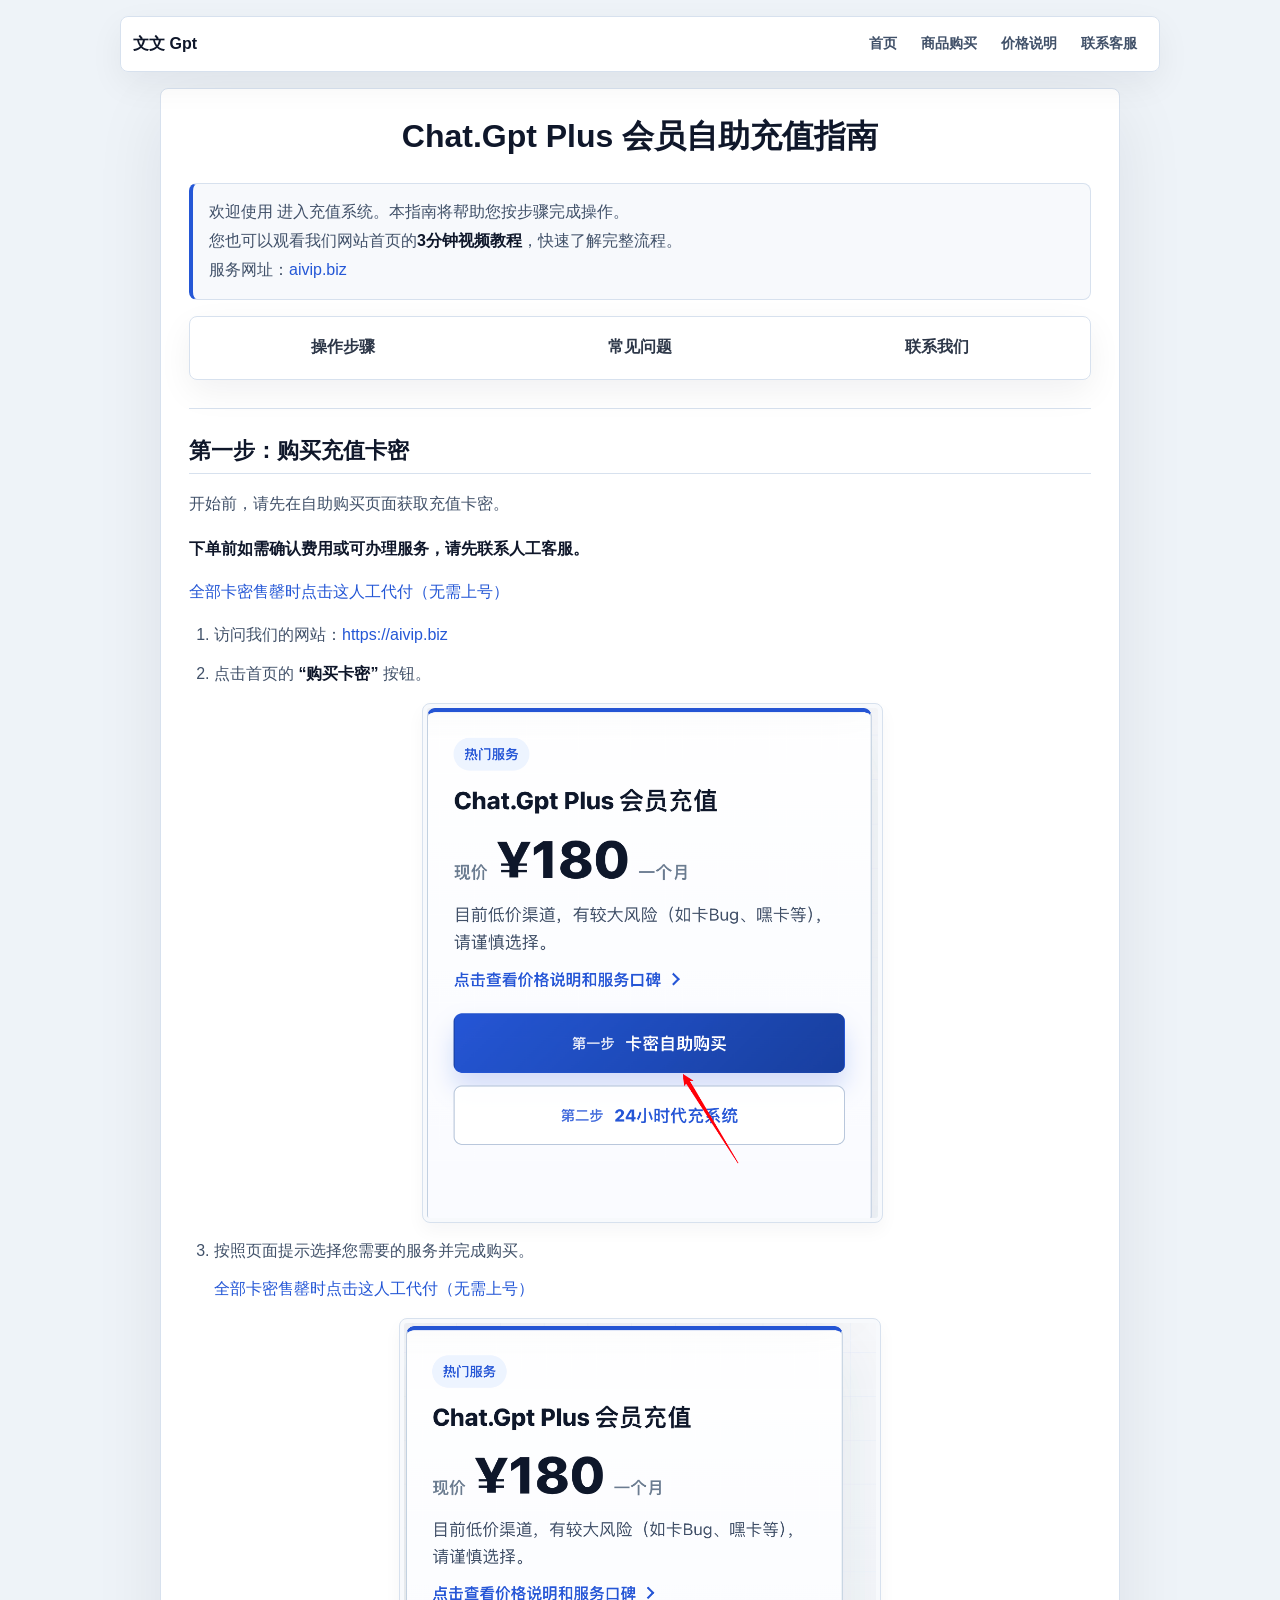
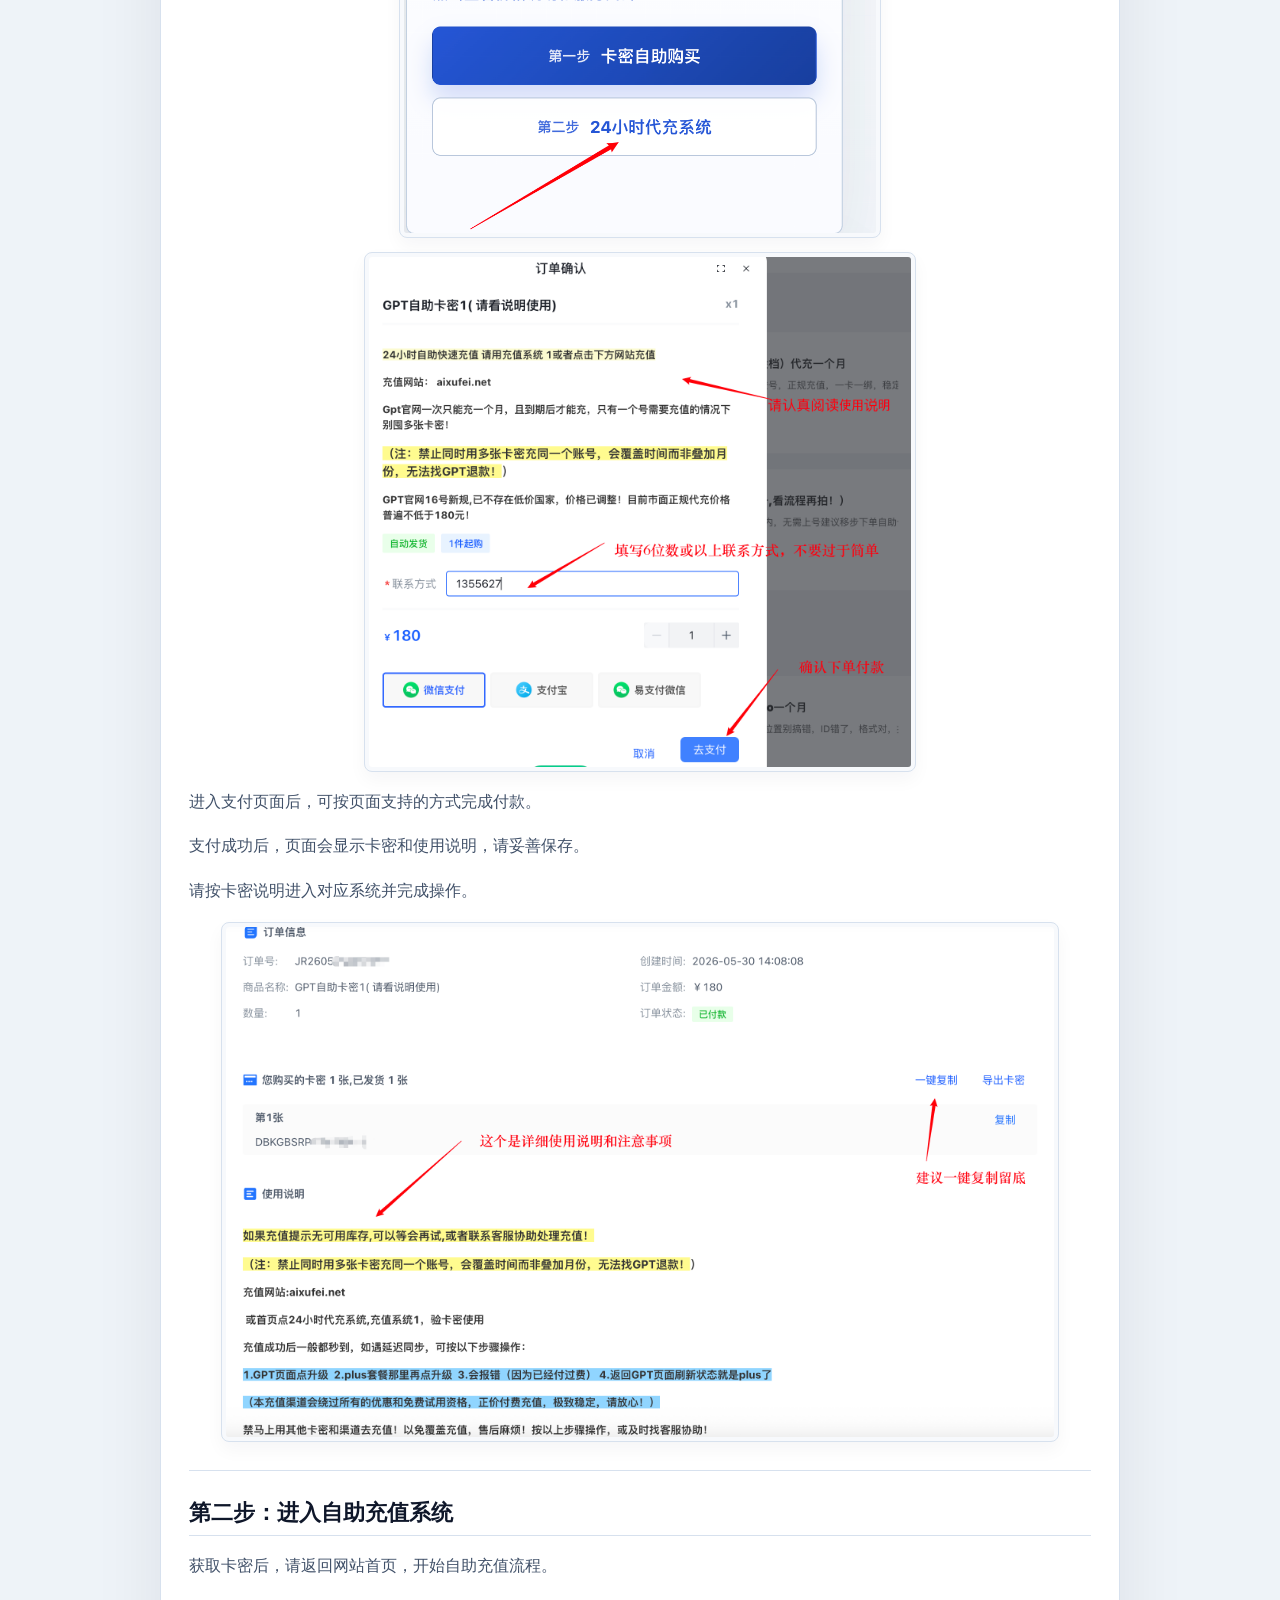
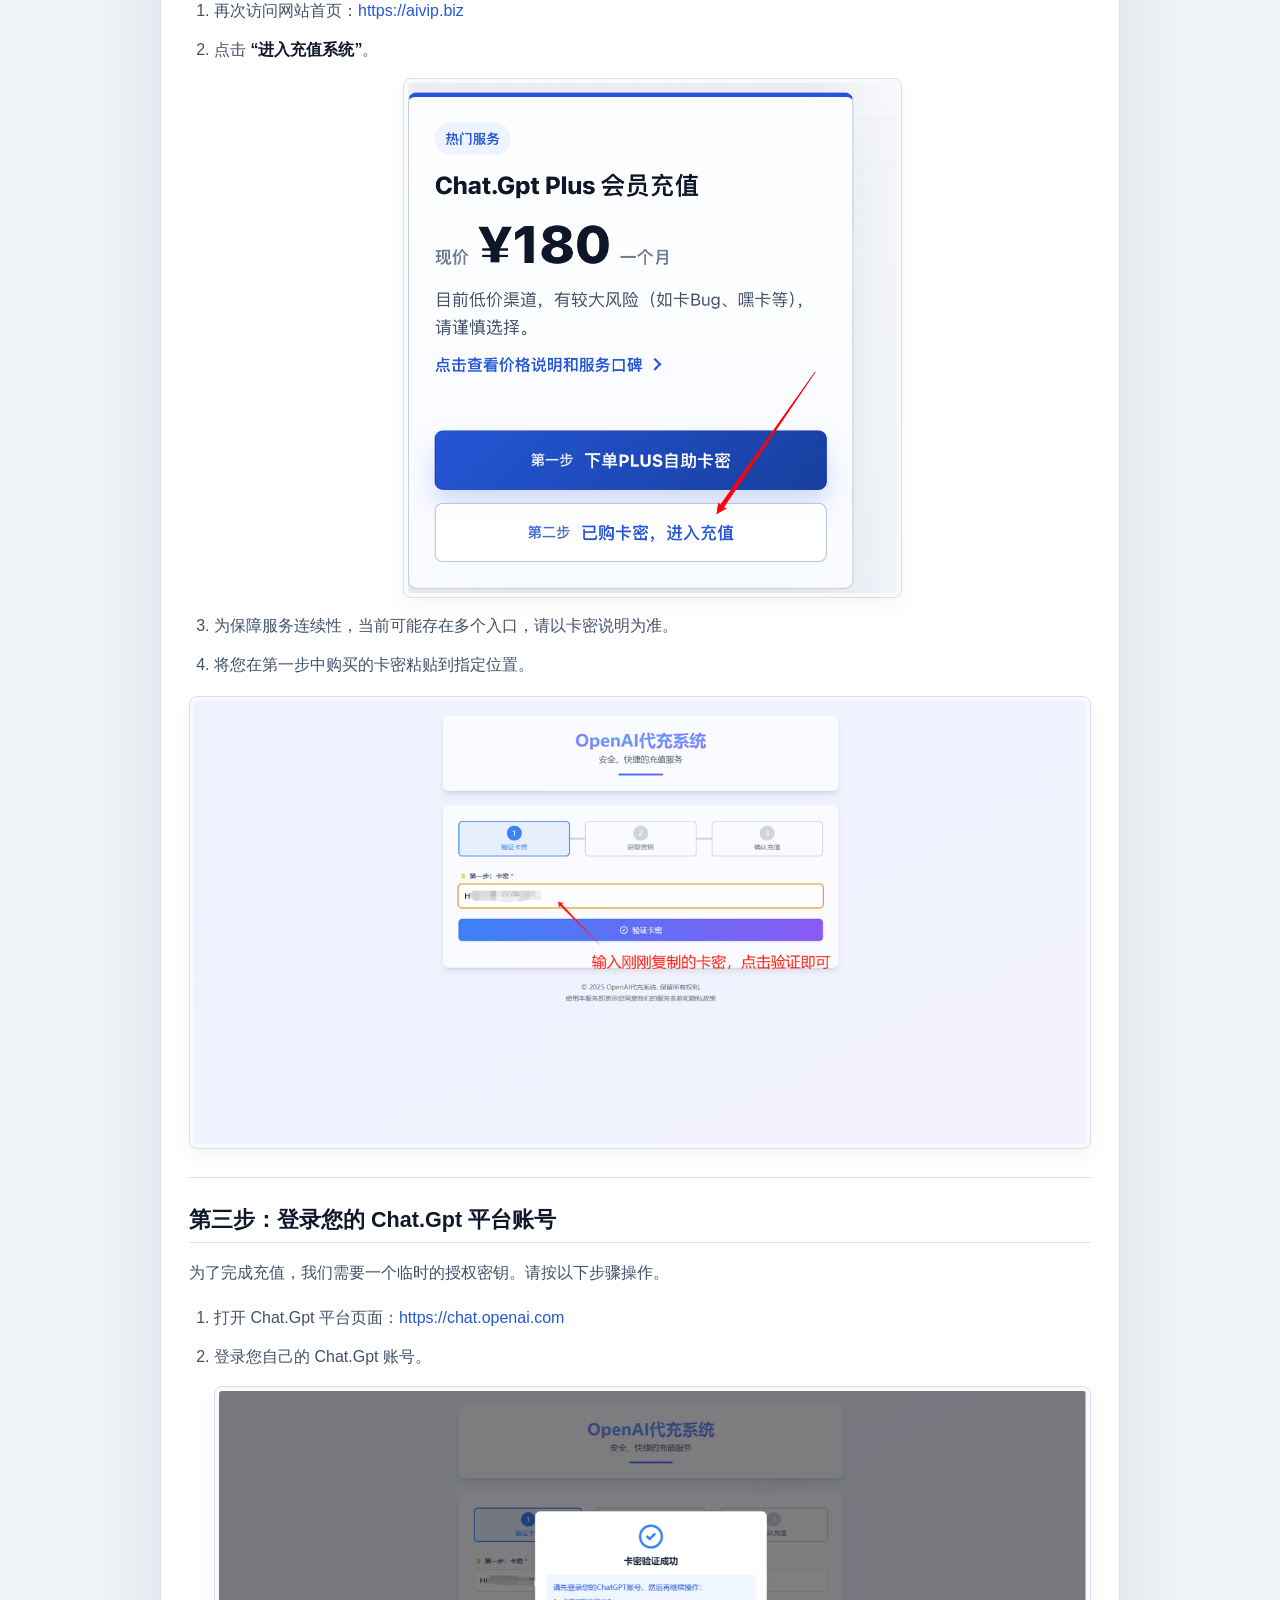
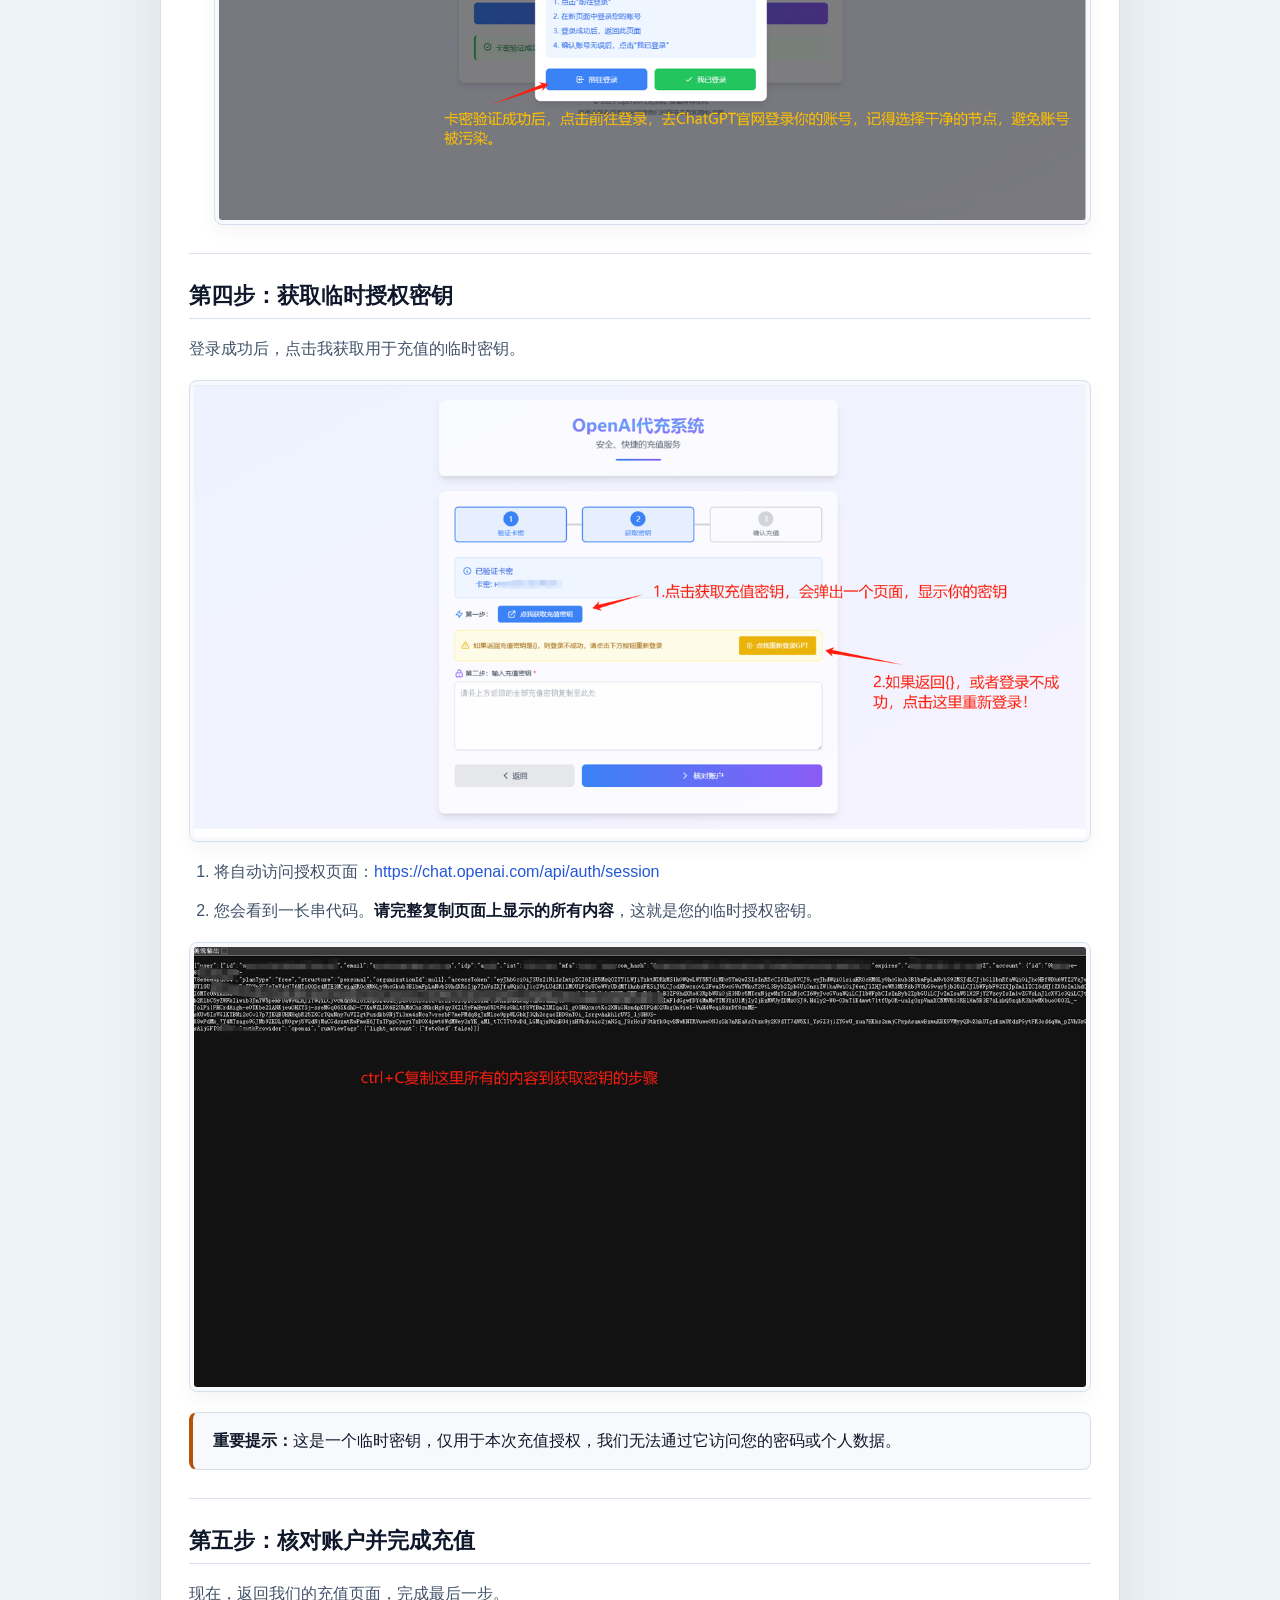
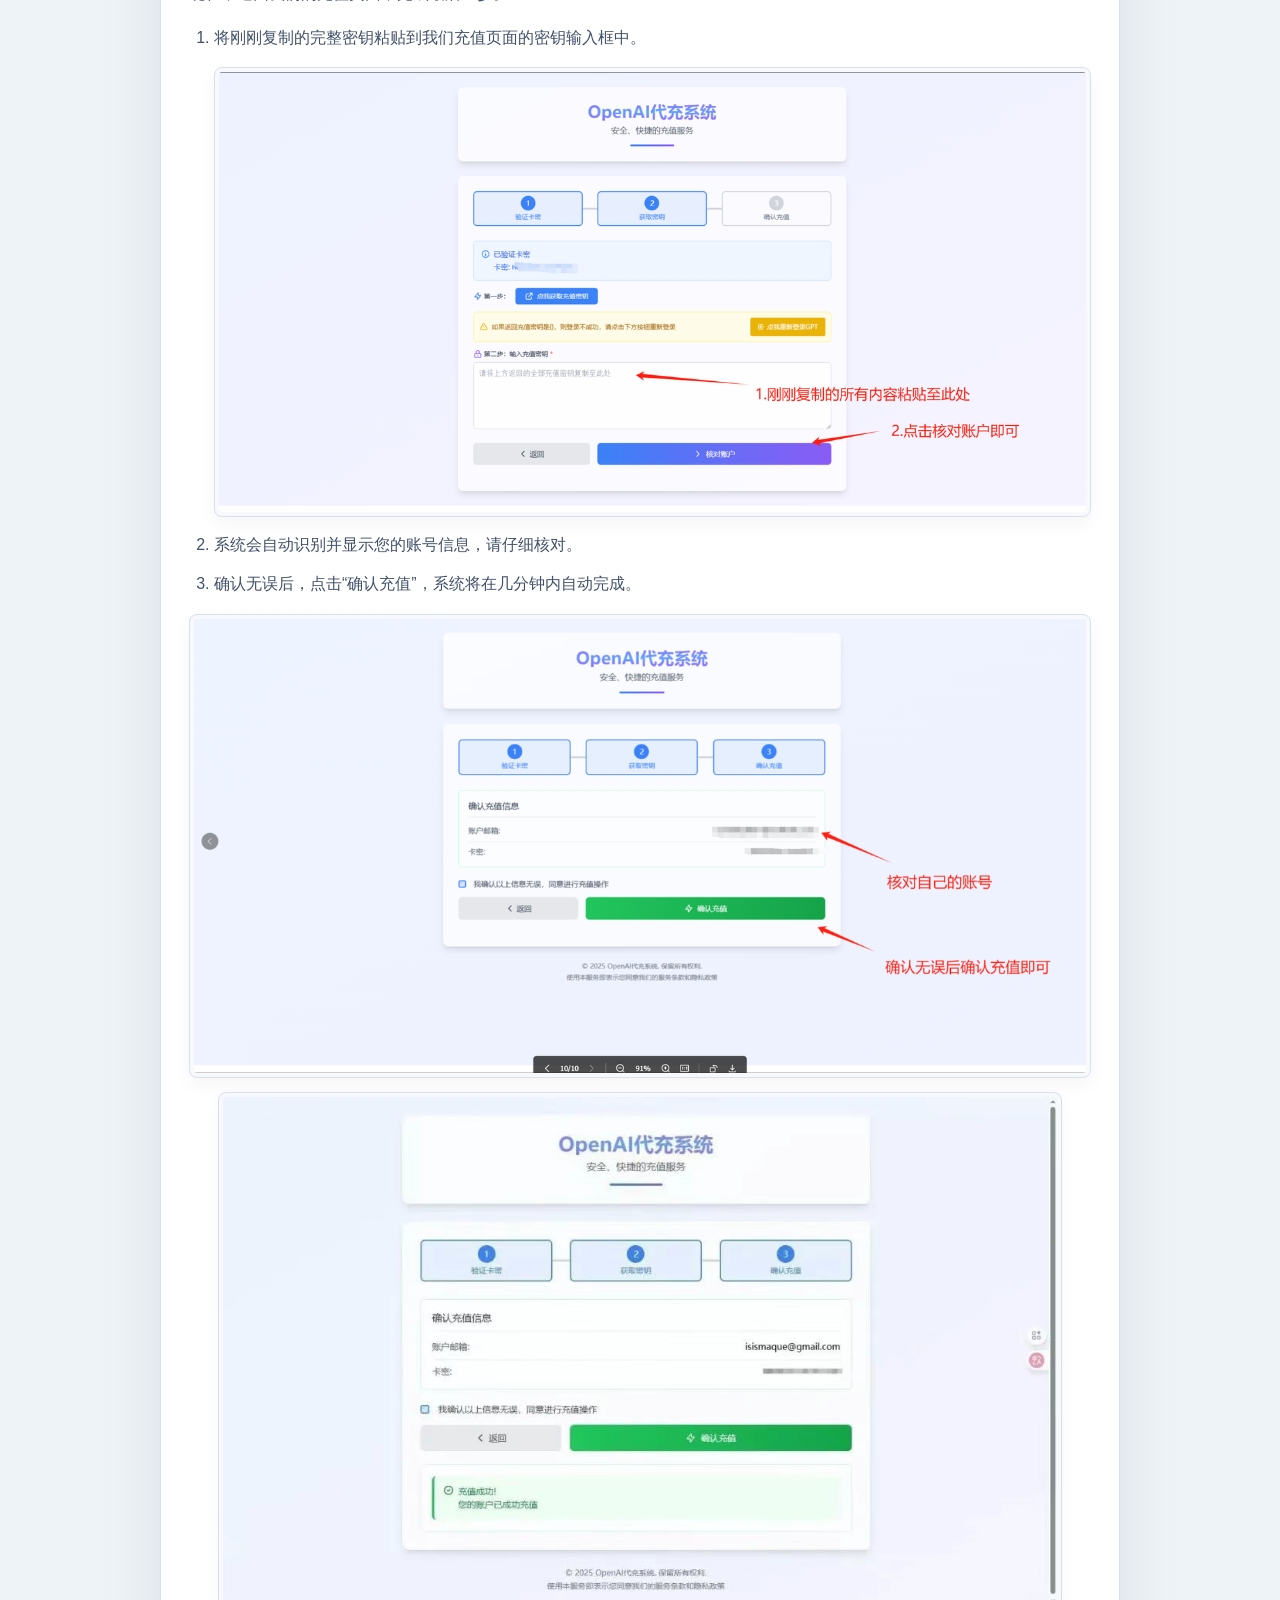
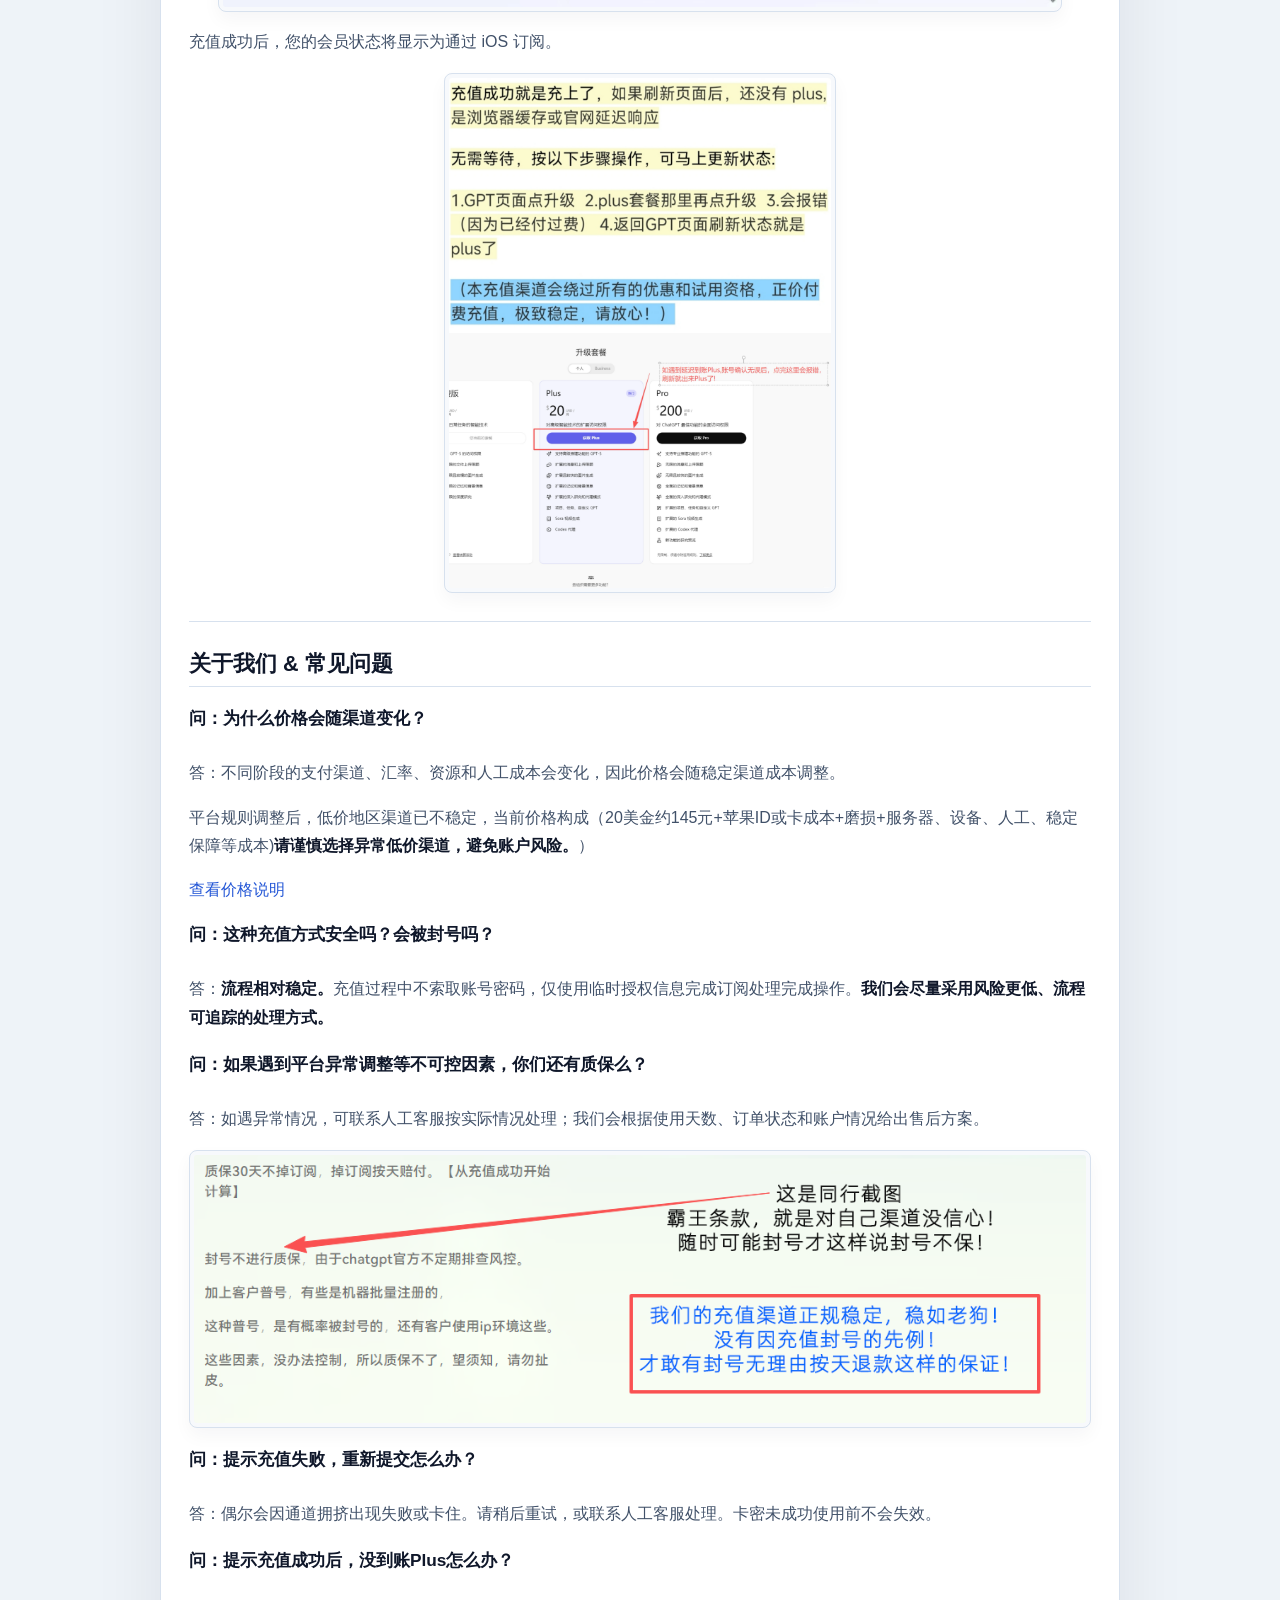
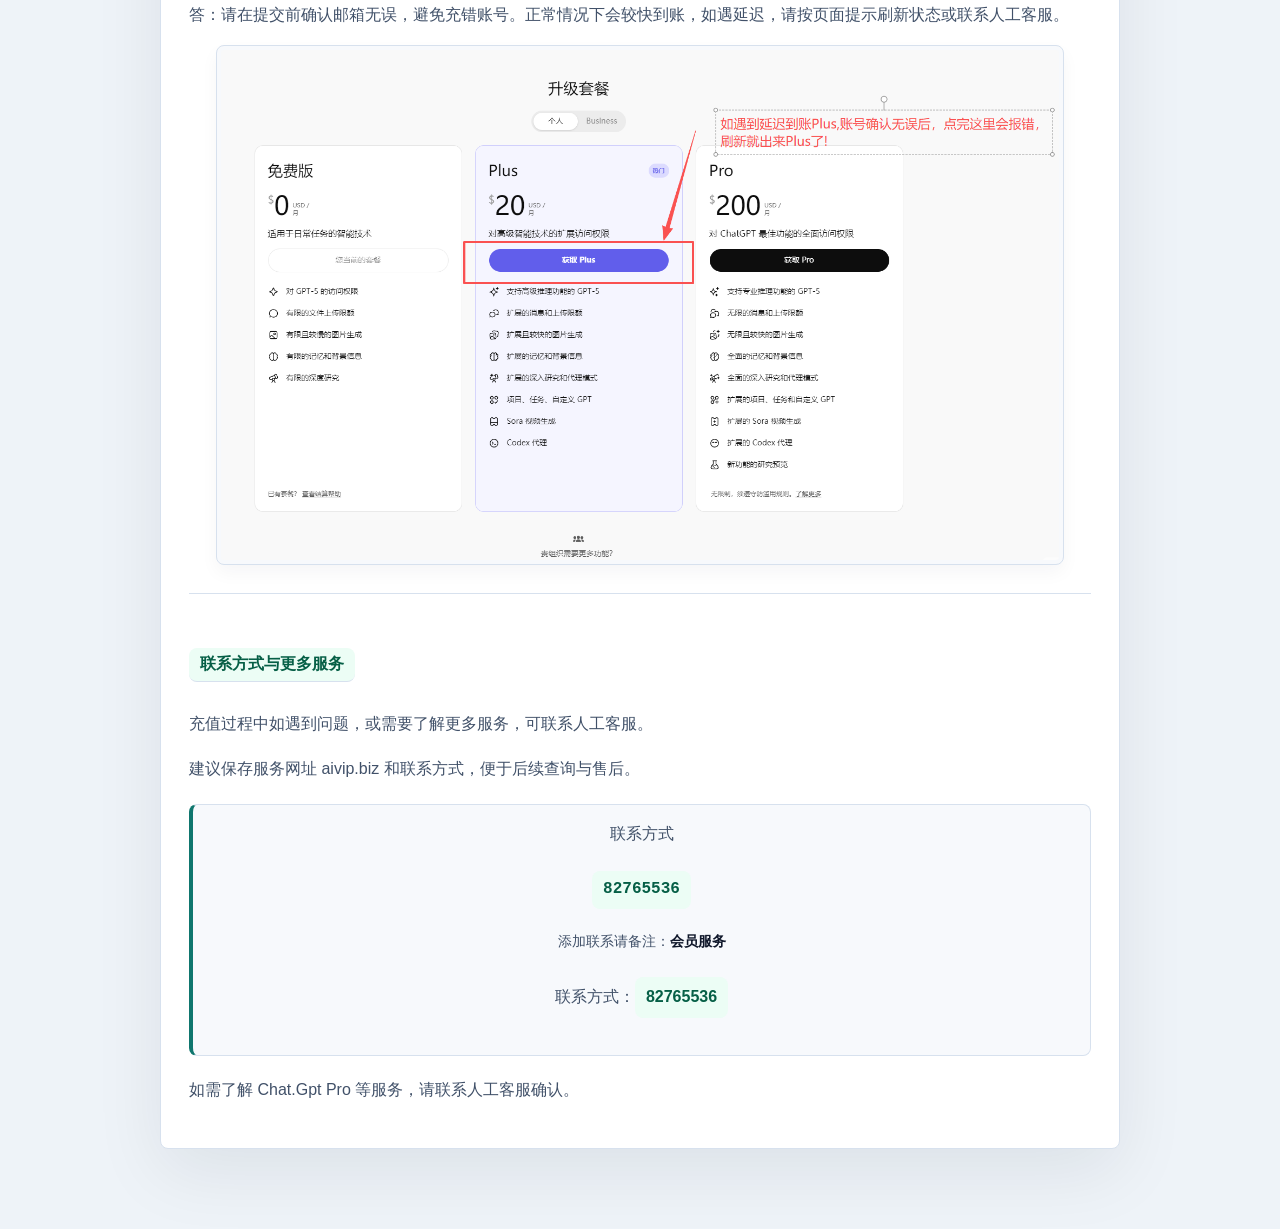
<file: help1.html>
<!DOCTYPE html>
<html lang="zh-CN">
<head>
    <meta charset="UTF-8">
    <meta name="viewport" content="width=device-width, initial-scale=1.0">
    <meta name="robots" content="noindex,nofollow,noarchive,nosnippet">
  <meta name="googlebot" content="noindex,nofollow,noarchive,nosnippet">
    <title>Chat.Gpt Plus 会员自助充值指南</title>
    <style>
        /* --- 全局样式 --- */
        html {
            scroll-behavior: smooth; /* 平滑滚动效果 */
        }
        body {
            font-family: -apple-system, BlinkMacSystemFont, "Segoe UI", Roboto, "Helvetica Neue", Arial, sans-serif;
            background-color: #f4f6f9;
            color: #333;
            margin: 0;
            padding: 20px;
            display: flex;
            justify-content: center;
        }

        /* --- 主内容容器 --- */
        .container {
            max-width: 800px;
            width: 100%;
            background-color: #ffffff;
            border-radius: 12px;
            box-shadow: 0 4px 12px rgba(0, 0, 0, 0.08);
            padding: 40px;
            box-sizing: border-box;
        }

        /* --- 标题样式 --- */
        h1, h2, h3 {
            color: #1a202c;
            border-bottom: 1px solid #e2e8f0;
            padding-bottom: 10px;
            margin-top: 30px;
            margin-bottom: 20px;
        }

        h1 {
            text-align: center;
            font-size: 2em;
            border-bottom: none;
            margin-top: 0;
        }

        h2 {
            font-size: 1.5em;
        }

        h3 {
            font-size: 1.2em;
            border-bottom: none;
            color: #2d3748;
        }

        /* --- 段落与列表 --- */
        p, li {
            line-height: 1.8;
            color: #4a5568;
        }

        ol {
            padding-left: 25px;
        }

        li {
            margin-bottom: 10px;
        }

        /* --- 链接样式 --- */
        a {
            color: #3182ce;
            text-decoration: none;
            font-weight: 500;
        }

        a:hover {
            text-decoration: underline;
        }
        
        /* --- 图片样式 --- */
        img {
            max-width: 100%;
            height: auto;
            border-radius: 8px;
            border: 1px solid #e2e8f0;
            margin: 20px 0;
            display: block;
        }

        /* --- 特殊区块样式 (如密钥提示、联系方式) --- */
        .info-box, .contact-box {
            background-color: #f7fafc;
            border-left: 4px solid #3182ce;
            padding: 15px 20px;
            margin: 20px 0;
            border-radius: 0 8px 8px 0;
        }
        
        .info-box strong {
            color: #c53030;
        }

        .contact-box {
            border-left-color: #38a169;
            text-align: center;
        }
        
        .contact-box code {
            font-size: 1.2em;
            font-weight: bold;
            color: #2f855a;
        }

        /* --- 分隔线 --- */
        hr {
            border: none;
            border-top: 1px solid #e2e8f0;
            margin: 40px 0;
        }

        strong {
            color: #2d3748;
        }

        /* --- 新增：导航栏样式 --- */
        .nav-bar {
            background-color: #ffffff;
            border: 1px solid #e2e8f0;
            border-radius: 8px;
            padding: 10px;
            margin: 20px 0;
            position: sticky;
            top: 10px;
            z-index: 1000;
            box-shadow: 0 2px 8px rgba(0,0,0,0.06);
        }
        .nav-bar ul {
            list-style: none;
            padding: 0;
            margin: 0;
            display: flex;
            justify-content: space-around;
            flex-wrap: wrap; /* 适配手机端换行 */
        }
        .nav-bar li {
            margin: 5px; /* 适配手机端间距 */
        }
        .nav-bar a {
            padding: 10px 15px;
            border-radius: 6px;
            font-weight: 600;
            color: #2d3748;
            transition: background-color 0.3s, color 0.3s;
        }
        .nav-bar a:hover {
            background-color: #edf2f7;
            color: #1a202c;
            text-decoration: none;
        }

        /* --- 新增：返回顶部按钮样式 --- */
        #backToTopBtn {
            display: none; /* 默认隐藏 */
            position: fixed;
            bottom: 20px;
            right: 20px;
            z-index: 1001;
            background-color: #3182ce;
            color: white;
            border: none;
            border-radius: 50%;
            cursor: pointer;
            padding: 12px;
            font-size: 14px;
            width: 50px;
            height: 50px;
            box-shadow: 0 4px 8px rgba(0, 0, 0, 0.2);
            text-align: center;
            line-height: 1.2;
        }
        #backToTopBtn:hover {
            background-color: #2b6cb0;
            text-decoration: none;
        }

    </style>
  <link rel="stylesheet" href="assets/professional.css?v=subnav-buy-20260531">
</head>
<body class="guide-page">
<div class="subpage-topbar"><a class="subpage-brand" href="index.html">文文 Gpt</a><nav><a href="index.html">首页</a><a href="https://qfcc99.com/shop/gptplus" target="_blank" rel="noopener noreferrer nofollow">商品购买</a><a href="gpt170.html">价格说明</a><a href="index.html#contact" data-contact-qr-open>联系客服</a></nav></div>


    <div class="container">
        <h1>Chat.Gpt Plus 会员自助充值指南</h1>
        <p style="text-align: center; color: #718096;">
            欢迎使用 进入充值系统。本指南将帮助您按步骤完成操作。
            <br>
            您也可以观看我们网站首页的<a href="https://aivip.biz/#video" target="_blank"><strong>3分钟视频教程</strong></a>，快速了解完整流程。<br>服务网址：<a href="https://aivip.biz" target="_blank">aivip.biz</a>
        </p>

        <nav class="nav-bar">
            <ul>
                <li><a href="#steps">操作步骤</a></li>
                <li><a href="#faq">常见问题</a></li>
                <li><a href="#contact">联系我们</a></li>
            </ul>
        </nav>

        <hr>

        <h2 id="steps">第一步：购买充值卡密</h2>
        <p>开始前，请先在自助购买页面获取充值卡密。</p>
          <p><strong>下单前如需确认费用或可办理服务，请先联系人工客服。</strong></p>
        <a href="rg.html" target="_blank" rel="noopener noreferrer">全部卡密售罄时点击这人工代付（无需上号）</a>
        <ol>
            <li>访问我们的网站：<a href="https://aivip.biz" target="_blank">https://aivip.biz</a></li>
            <li>点击首页的 <a href="https://qfcc99.com/shop/gptplus" target="_blank"><strong>“购买卡密”</strong></a> 按钮。</li>
             <img src="help/01.png" alt="网站首页，突出“购买卡密”按钮">
            <li>按照页面提示选择您需要的服务并完成购买。</li>
            <a href="rg.html" target="_blank" rel="noopener noreferrer">全部卡密售罄时点击这人工代付（无需上号）</a>
        </ol>
        <img src="help1/h01.png" alt="渠道">
        <img src="help1/h02.png" alt="卡密购买180">
      <p>进入支付页面后，可按页面支持的方式完成付款。</p>
      <p>支付成功后，页面会显示卡密和使用说明，请妥善保存。</p>
        <p>请按卡密说明进入对应系统并完成操作。</p>
        <img src="help1/h03.png" alt="成功购买">
        <hr>

        <h2>第二步：进入自助充值系统</h2>
        <p>获取卡密后，请返回网站首页，开始自助充值流程。</p>
        <ol>
            <li>再次访问网站首页：<a href="https://aivip.biz" target="_blank">https://aivip.biz</a></li>
            <li>点击 <strong>“进入充值系统”</strong>。</li>
             <img src="help/07.png" alt="24小时代充">
              <li>为保障服务连续性，当前可能存在多个入口，请以卡密说明为准。</li>
            <li>将您在第一步中购买的卡密粘贴到指定位置。</li>
        </ol>
        <img src="help/08.png" alt="将购买的卡密粘贴到输入框">
    
        
        <hr>

        <h2>第三步：登录您的 Chat.Gpt 平台账号</h2>
        <p>为了完成充值，我们需要一个临时的授权密钥。请按以下步骤操作。</p>
        <ol>
            <li>打开 Chat.Gpt 平台页面：<a href="https://chat.openai.com" target="_blank">https://chat.openai.com</a></li>
            <li>登录您自己的 Chat.Gpt 账号。</li>
              <img src="help/09.png" alt="G.P.T登录">
        </ol>

        <hr>

        <h2>第四步：获取临时授权密钥</h2>
        <p>登录成功后，点击我获取用于充值的临时密钥。</p>
            <img src="help/10.png" alt="点我获取密钥">
        <ol>
            <li>将自动访问授权页面：<a href="https://chat.openai.com/api/auth/session" target="_blank">https://chat.openai.com/api/auth/session</a></li>
            <li>您会看到一长串代码。<strong>请完整复制页面上显示的所有内容</strong>，这就是您的临时授权密钥。</li>
        </ol>
        <img src="help/11.png" alt="全部密钥复制">
        <div class="info-box">
            <strong>重要提示：</strong>这是一个临时密钥，仅用于本次充值授权，我们无法通过它访问您的密码或个人数据。
        </div>

        <hr>
        
        <h2>第五步：核对账户并完成充值</h2>
        <p>现在，返回我们的充值页面，完成最后一步。</p>
        <ol>
            <li>将刚刚复制的完整密钥粘贴到我们充值页面的密钥输入框中。</li>
            <img src="help/12.png" alt="核对账户">
            <li>系统会自动识别并显示您的账号信息，请仔细核对。</li>
            <li>确认无误后，点击“确认充值”，系统将在几分钟内自动完成。</li>
        </ol>
        <img src="help/13.png" alt="核对账号">
        <img src="help/14.png" alt="确认充值">
        <p>充值成功后，您的会员状态将显示为通过 iOS 订阅。</p>
   <img src="help/15.png" alt="显示通过 App Store 订阅成功">
        
        <hr>

        <h2 id="faq">关于我们 & 常见问题</h2>
        
     <h3>问：为什么价格会随渠道变化？</h3>
        <p>答：不同阶段的支付渠道、汇率、资源和人工成本会变化，因此价格会随稳定渠道成本调整。</p>
         <p>平台规则调整后，低价地区渠道已不稳定，当前价格构成（20美金约145元+苹果ID或卡成本+磨损+服务器、设备、人工、稳定保障等成本)<strong>请谨慎选择异常低价渠道，避免账户风险。</strong>）</p>
    <a href="gpt170.html" target="_blank" rel="noopener noreferrer">查看价格说明</a>

        <h3>问：这种充值方式安全吗？会被封号吗？</h3>
        <p>答：<strong>流程相对稳定。</strong>充值过程中不索取账号密码，仅使用临时授权信息完成订阅处理完成操作。<strong>我们会尽量采用风险更低、流程可追踪的处理方式。</strong></p>

        <h3>问：如果遇到平台异常调整等不可控因素，你们还有质保么？</h3>
        <p>答：如遇异常情况，可联系人工客服按实际情况处理；我们会根据使用天数、订单状态和账户情况给出售后方案。</p>
        <img src="help/zb.png" alt="售后保障说明">
        <h3>问：提示充值失败，重新提交怎么办？</h3>
        <p>答：偶尔会因通道拥挤出现失败或卡住。请稍后重试，或联系人工客服处理。卡密未成功使用前不会失效。</p>
        <h3>问：提示充值成功后，没到账Plus怎么办？</h3>
        <p>答：请在提交前确认邮箱无误，避免充错账号。正常情况下会较快到账，如遇延迟，请按页面提示刷新状态或联系人工客服。</p>
         <img src="help/plus.png" alt="获取Plus">
        
        <hr>

        <h2 id="contact">联系方式与更多服务</h2>
        <p>充值过程中如遇到问题，或需要了解更多服务，可联系人工客服。</p>
         <p>建议保存服务网址 aivip.biz 和联系方式，便于后续查询与售后。</p>
         <div class="contact-box">
             <p style="margin-top: 0;">联系方式</p>
             <code>82765536</code>
             <p style="margin-bottom: 0; font-size: 0.9em; color: #718096;">
                  添加联系请备注：<strong>会员服务</strong>
             </p>
              <p class="contact-id">联系方式：<strong>82765536</strong></p>
         </div>
         <p>如需了解 Chat.Gpt Pro 等服务，请联系人工客服确认。</p>
    </div>

    <a id="backToTopBtn" href="#">返回<br>顶部</a>

    <script>
        // 获取返回顶部按钮的元素
        var mybutton = document.getElementById("backToTopBtn");

        // 当用户向下滚动20px时，显示按钮
        window.onscroll = function() {scrollFunction()};

        function scrollFunction() {
            if (document.body.scrollTop > 20 || document.documentElement.scrollTop > 20) {
                mybutton.style.display = "block";
            } else {
                mybutton.style.display = "none";
            }
        }
    </script>

  <script src="assets/contact-modal.js?v=20260531-contact-modal-v2"></script>
</body>
</html>
</file>
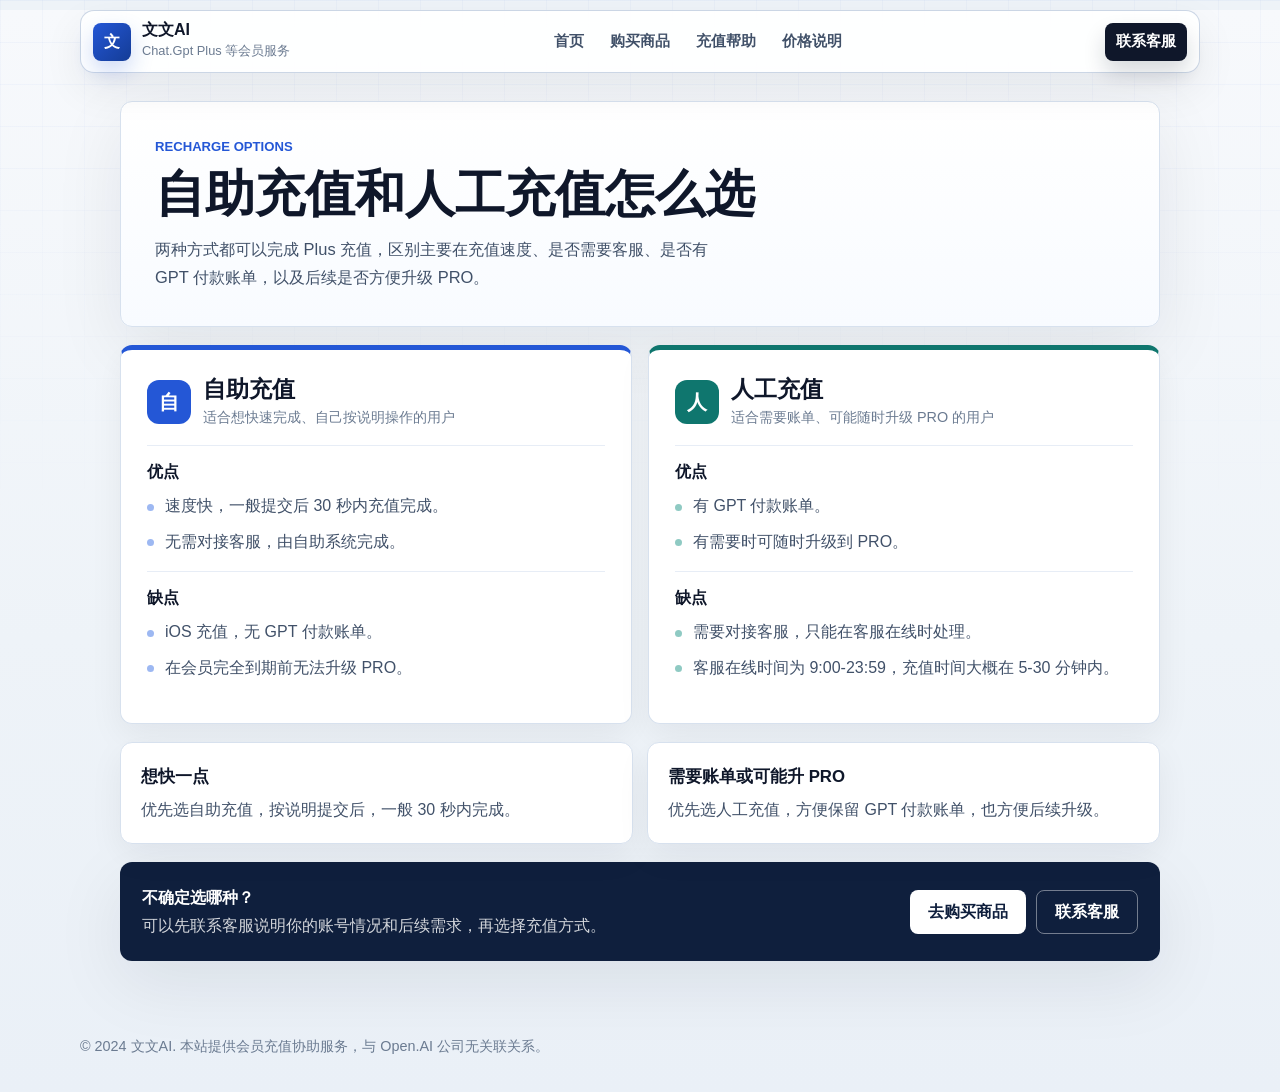
<file: recharge-options.html>
<!DOCTYPE html>
<html lang="zh-CN">
<head>
  <meta charset="UTF-8">
  <meta name="viewport" content="width=device-width, initial-scale=1.0">
  <title>自助充值与人工充值区别 | 文文AI</title>
  <meta name="description" content="对比自助充值和人工充值的优点、缺点、到账时间、账单和升级 Pro 支持，帮助选择合适充值方式。">
  <meta name="robots" content="noindex,nofollow,noarchive,nosnippet">
  <meta name="googlebot" content="noindex,nofollow,noarchive,nosnippet">
  <meta name="referrer" content="no-referrer">
  <link rel="stylesheet" href="assets/professional.css?v=recharge-options-20260616">
  <style>
    .recharge-options-page main {
      width: min(1040px, calc(100% - 32px));
      margin: 0 auto;
      padding: 28px 0 56px;
    }

    .compare-hero {
      margin: 0 0 18px;
      padding: 34px;
      background: linear-gradient(180deg, #ffffff 0%, #f8fbff 100%);
      border: 1px solid var(--line);
      border-radius: 12px;
      box-shadow: var(--shadow);
    }

    .compare-hero .eyebrow {
      margin: 0 0 8px !important;
      color: var(--brand) !important;
      font-size: 0.82rem;
      font-weight: 800;
      text-transform: uppercase;
    }

    .compare-hero h1 {
      margin: 0 0 12px;
      color: var(--ink);
      font-size: clamp(2rem, 5vw, 3.1rem);
      line-height: 1.12;
      font-weight: 850;
    }

    .compare-hero p {
      max-width: 62ch;
      margin: 0;
      color: var(--muted);
      font-size: 1.03rem;
      line-height: 1.75;
    }

    .option-grid {
      display: grid;
      grid-template-columns: repeat(2, minmax(0, 1fr));
      gap: 16px;
      margin: 0 0 18px;
    }

    .option-card {
      display: flex;
      min-height: 100%;
      flex-direction: column;
      padding: 26px;
      background: #ffffff;
      border: 1px solid var(--line);
      border-radius: 12px;
      box-shadow: var(--shadow-soft);
    }

    .option-card.self-service {
      border-top: 5px solid var(--brand);
    }

    .option-card.assisted {
      border-top: 5px solid var(--accent-teal, #0f766e);
    }

    .option-head {
      display: flex;
      align-items: center;
      gap: 12px;
      margin-bottom: 18px;
    }

    .option-icon {
      display: grid;
      width: 44px;
      height: 44px;
      flex: 0 0 auto;
      place-items: center;
      border-radius: 12px;
      color: #ffffff;
      font-size: 1.28rem;
      font-weight: 850;
    }

    .self-service .option-icon {
      background: var(--brand);
    }

    .assisted .option-icon {
      background: var(--accent-teal, #0f766e);
    }

    .option-head h2 {
      margin: 0;
      color: var(--ink);
      font-size: 1.42rem;
      line-height: 1.2;
      font-weight: 820;
    }

    .option-head p {
      margin: 3px 0 0;
      color: var(--soft);
      font-size: 0.9rem;
      line-height: 1.45;
    }

    .option-section {
      padding: 16px 0;
      border-top: 1px solid #e7edf6;
    }

    .option-section h3 {
      margin: 0 0 9px;
      color: var(--ink);
      font-size: 1rem;
      line-height: 1.3;
      font-weight: 800;
    }

    .option-section ul {
      display: grid;
      gap: 8px;
      margin: 0;
      padding: 0;
      list-style: none;
    }

    .option-section li {
      position: relative;
      margin: 0;
      padding-left: 18px;
      color: var(--muted);
      line-height: 1.72;
    }

    .option-section li::before {
      content: "";
      position: absolute;
      top: 0.72em;
      left: 0;
      width: 7px;
      height: 7px;
      border-radius: 999px;
      background: #9db8f2;
    }

    .assisted .option-section li::before {
      background: #8fcac3;
    }

    .summary-band {
      display: grid;
      grid-template-columns: repeat(2, minmax(0, 1fr));
      gap: 14px;
      margin: 0 0 18px;
    }

    .summary-item {
      padding: 20px;
      background: #ffffff;
      border: 1px solid var(--line);
      border-radius: 12px;
      box-shadow: var(--shadow-soft);
    }

    .summary-item strong {
      display: block;
      margin-bottom: 6px;
      color: var(--ink) !important;
      font-size: 1.05rem;
    }

    .summary-item span {
      display: block;
      color: var(--muted);
      line-height: 1.7;
    }

    .action-panel {
      display: flex;
      flex-wrap: wrap;
      align-items: center;
      justify-content: space-between;
      gap: 14px;
      padding: 22px;
      background: #0f1f3d;
      border-radius: 12px;
      box-shadow: var(--shadow);
      color: #ffffff;
    }

    .action-panel p {
      margin: 0;
      color: rgba(255, 255, 255, 0.82);
      line-height: 1.7;
    }

    .action-panel strong {
      color: #ffffff !important;
    }

    .action-panel .action-links {
      display: flex;
      flex-wrap: wrap;
      gap: 10px;
    }

    .action-panel a {
      display: inline-flex;
      min-height: 44px;
      align-items: center;
      justify-content: center;
      padding: 0 18px;
      border-radius: 8px;
      font-weight: 800;
      text-decoration: none;
    }

    .action-panel .primary-link {
      background: #ffffff;
      color: #0f1f3d;
    }

    .action-panel .secondary-link {
      border: 1px solid rgba(255, 255, 255, 0.42);
      color: #ffffff;
    }

    .contact-qr-modal {
      position: fixed;
      inset: 0;
      z-index: 2000;
      display: grid;
      place-items: center;
      padding: 20px;
      background: rgba(15, 23, 42, 0.55);
    }

    .contact-qr-modal[hidden] {
      display: none;
    }

    @media (max-width: 760px) {
      .recharge-options-page main {
        padding-top: 190px;
      }

      .compare-hero {
        padding: 26px 22px;
      }

      .option-grid,
      .summary-band {
        grid-template-columns: 1fr;
      }

      .option-card {
        padding: 22px;
      }

      .action-panel {
        align-items: stretch;
      }

      .action-panel .action-links,
      .action-panel a {
        width: 100%;
      }
    }
  </style>
</head>
<body class="clean-home recharge-options-page">
  <header class="site-header">
    <a class="brand" href="index.html" aria-label="文文AI 首页">
      <span class="brand-mark">文</span>
      <span>
        <strong>文文AI</strong>
        <small>Chat.Gpt Plus 等会员服务</small>
      </span>
    </a>
    <nav class="site-nav" aria-label="主导航">
      <a href="index.html">首页</a>
      <a href="https://qfcc99.com/shop/gptplus" target="_blank" rel="noopener noreferrer nofollow">购买商品</a>
      <a href="help.html">充值帮助</a>
      <a href="gpt170.html">价格说明</a>
    </nav>
    <a class="nav-action" href="#" data-contact-qr-open>联系客服</a>
  </header>

  <main>
    <section class="compare-hero">
      <p class="eyebrow">Recharge Options</p>
      <h1>自助充值和人工充值怎么选</h1>
      <p>两种方式都可以完成 Plus 充值，区别主要在充值速度、是否需要客服、是否有 GPT 付款账单，以及后续是否方便升级 PRO。</p>
    </section>

    <section class="option-grid" aria-label="充值方式对比">
      <article class="option-card self-service">
        <div class="option-head">
          <span class="option-icon">自</span>
          <div>
            <h2>自助充值</h2>
            <p>适合想快速完成、自己按说明操作的用户</p>
          </div>
        </div>
        <div class="option-section">
          <h3>优点</h3>
          <ul>
            <li>速度快，一般提交后 30 秒内充值完成。</li>
            <li>无需对接客服，由自助系统完成。</li>
          </ul>
        </div>
        <div class="option-section">
          <h3>缺点</h3>
          <ul>
            <li>iOS 充值，无 GPT 付款账单。</li>
            <li>在会员完全到期前无法升级 PRO。</li>
          </ul>
        </div>
      </article>

      <article class="option-card assisted">
        <div class="option-head">
          <span class="option-icon">人</span>
          <div>
            <h2>人工充值</h2>
            <p>适合需要账单、可能随时升级 PRO 的用户</p>
          </div>
        </div>
        <div class="option-section">
          <h3>优点</h3>
          <ul>
            <li>有 GPT 付款账单。</li>
            <li>有需要时可随时升级到 PRO。</li>
          </ul>
        </div>
        <div class="option-section">
          <h3>缺点</h3>
          <ul>
            <li>需要对接客服，只能在客服在线时处理。</li>
            <li>客服在线时间为 9:00-23:59，充值时间大概在 5-30 分钟内。</li>
          </ul>
        </div>
      </article>
    </section>

    <section class="summary-band" aria-label="选择建议">
      <div class="summary-item">
        <strong>想快一点</strong>
        <span>优先选自助充值，按说明提交后，一般 30 秒内完成。</span>
      </div>
      <div class="summary-item">
        <strong>需要账单或可能升 PRO</strong>
        <span>优先选人工充值，方便保留 GPT 付款账单，也方便后续升级。</span>
      </div>
    </section>

    <section class="action-panel">
      <p><strong>不确定选哪种？</strong><br>可以先联系客服说明你的账号情况和后续需求，再选择充值方式。</p>
      <div class="action-links">
        <a class="primary-link" href="https://qfcc99.com/shop/gptplus" target="_blank" rel="noopener noreferrer nofollow">去购买商品</a>
        <a class="secondary-link" href="#" data-contact-qr-open>联系客服</a>
      </div>
    </section>
  </main>

  <div class="contact-qr-modal" data-contact-qr-modal hidden role="dialog" aria-modal="true" aria-labelledby="contactQrTitle">
    <div class="contact-qr-dialog">
      <button class="contact-qr-close" type="button" data-contact-qr-close aria-label="关闭">×</button>
      <h2 id="contactQrTitle">联系客服</h2>
      <p data-contact-qr-message>客服每日15小时在线，微信和 QQ 同号：82765536</p>
      <img src="assets/contact-qrcode.png" alt="文文AI 微信二维码" class="contact-qr-image" loading="lazy" decoding="async">
    </div>
  </div>

  <script>
    (() => {
      const modal = document.querySelector("[data-contact-qr-modal]");
      const triggers = document.querySelectorAll("[data-contact-qr-open]");
      if (!modal || !triggers.length) return;

      const closeButtons = modal.querySelectorAll("[data-contact-qr-close]");
      const closeModal = () => {
        modal.hidden = true;
      };
      const openModal = () => {
        modal.hidden = false;
        const closeButton = modal.querySelector("[data-contact-qr-close]");
        if (closeButton) closeButton.focus();
      };

      triggers.forEach((trigger) => {
        trigger.addEventListener("click", (event) => {
          event.preventDefault();
          openModal();
        });
      });

      closeButtons.forEach((button) => {
        button.addEventListener("click", closeModal);
      });

      modal.addEventListener("click", (event) => {
        if (event.target === modal) closeModal();
      });

      document.addEventListener("keydown", (event) => {
        if (event.key === "Escape" && !modal.hidden) closeModal();
      });
    })();
  </script>

  <footer class="clean-footer">
    <p>© 2024 文文AI. 本站提供会员充值协助服务，与 Open.AI 公司无关联关系。</p>
  </footer>
</body>
</html>
</file>
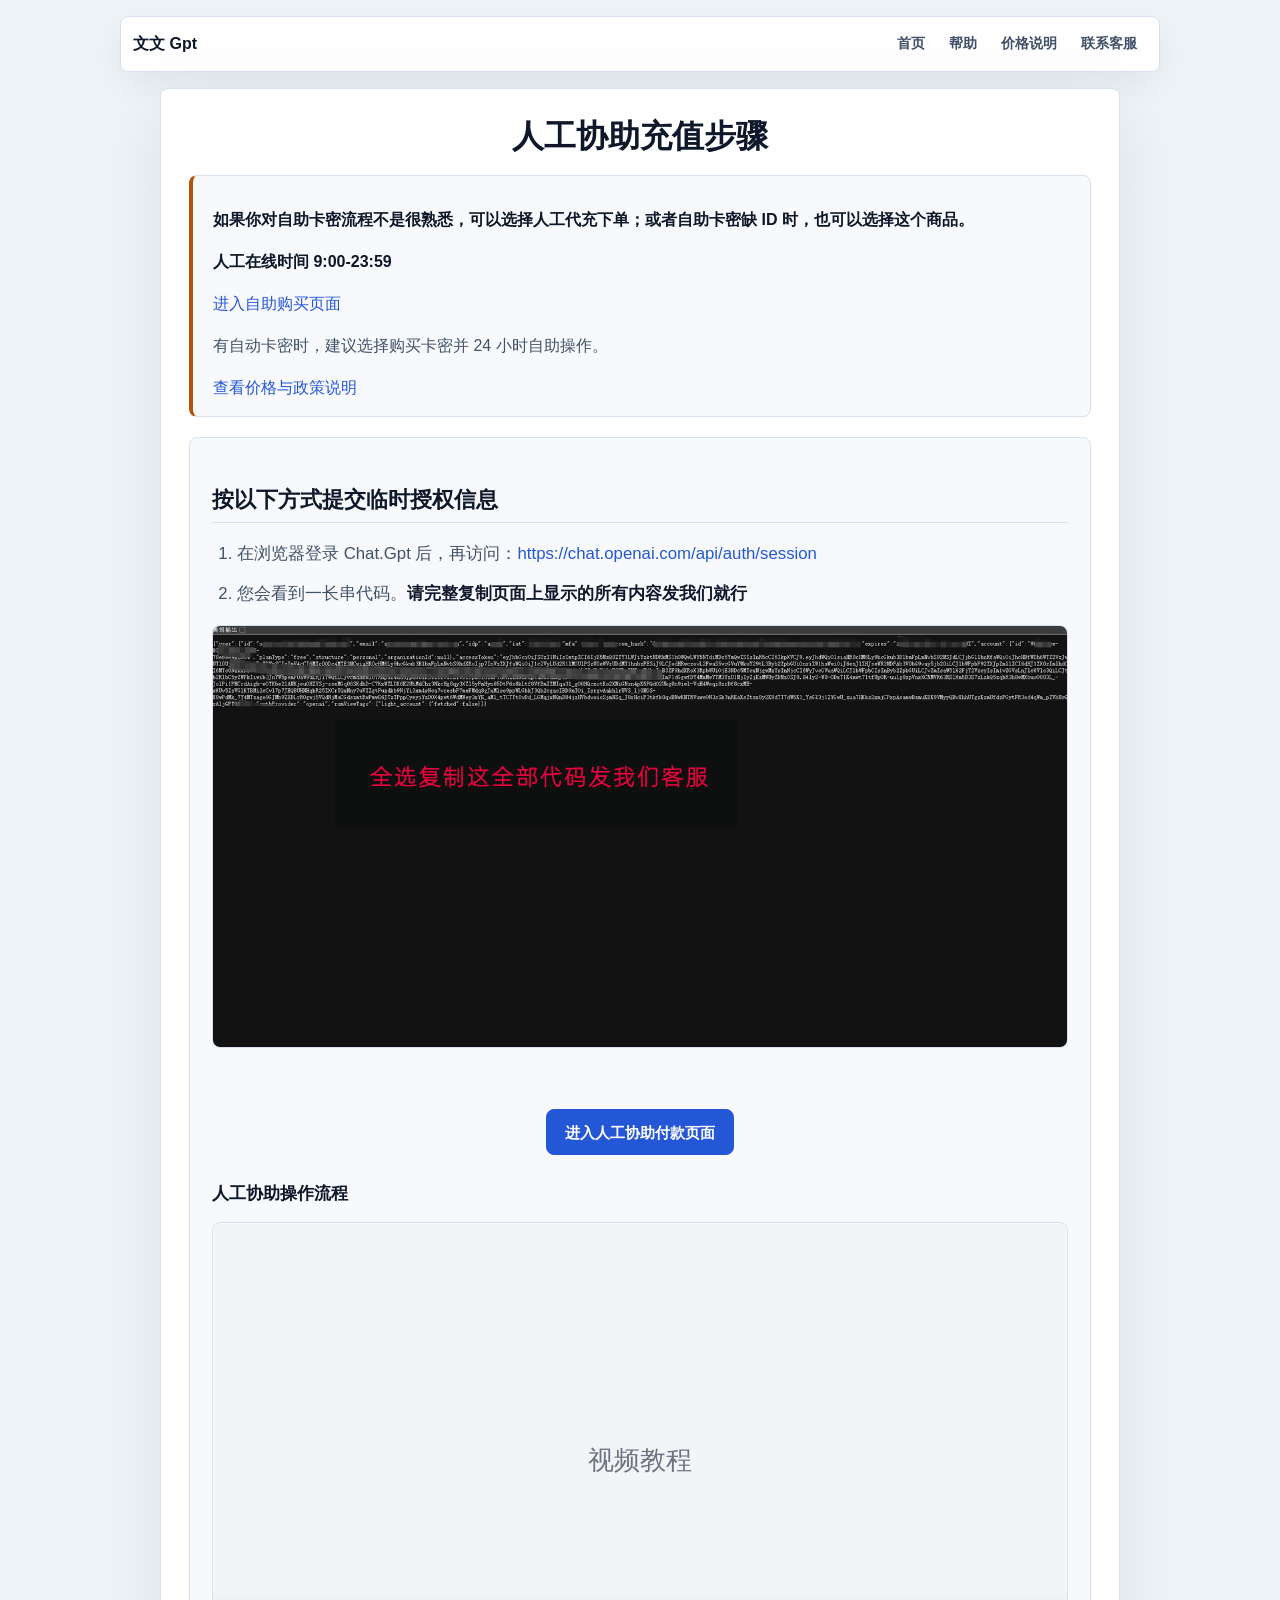
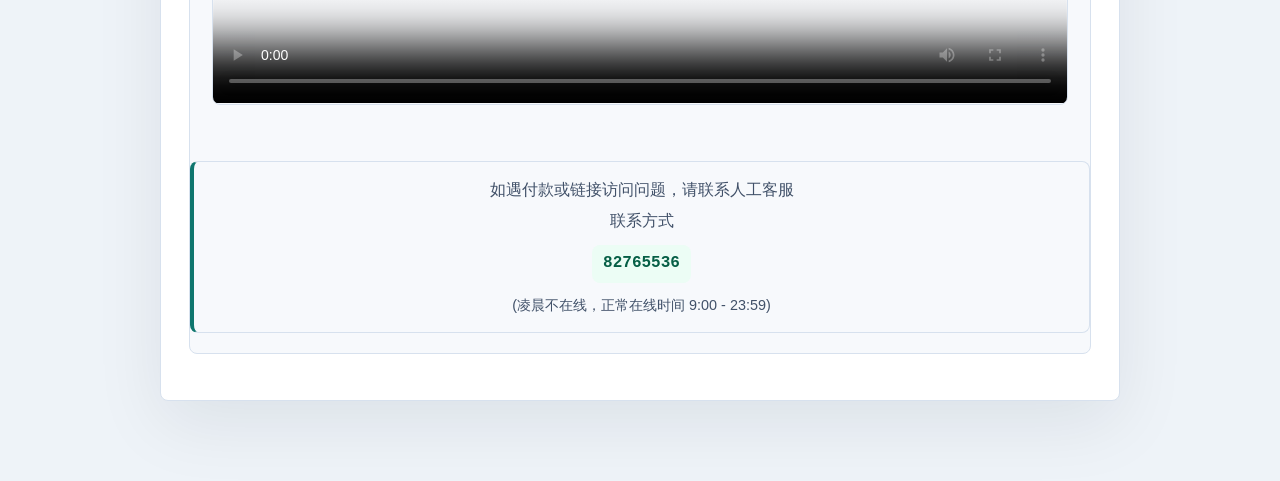
<file: rg.html>
<!DOCTYPE html>
<html lang="zh-CN">
<head>
    <meta charset="UTF-8">
    <meta name="viewport" content="width=device-width, initial-scale=1.0">
    <meta name="robots" content="noindex,nofollow,noarchive,nosnippet">
  <meta name="googlebot" content="noindex,nofollow,noarchive,nosnippet">
    <title>人工协助充值步骤</title>
    <style>
        /* --- 基础样式 --- */
        body {
            font-family: -apple-system, BlinkMacSystemFont, "Segoe UI", Roboto, "Helvetica Neue", Arial, sans-serif;
            background-color: #f4f6f9;
            padding: 20px;
            display: flex;
            justify-content: center;
        }
        .container {
            max-width: 750px; /* 适用于单栏阅读的最大宽度 */
            width: 100%;
        }
        h1 {
            text-align: center;
            color: #1a202c;
            margin-bottom: 20px;
        }
        /* --- 步骤模块 (上文下图) --- */
        .step-block {
            background-color: #ffffff;
            border-radius: 12px;
            box-shadow: 0 4px 12px rgba(0, 0, 0, 0.08);
            margin-bottom: 30px; /* 模块之间的间距 */
            overflow: hidden; /* 确保内部元素的圆角 */
            border: 1px solid #e2e8f0;
        }
        /* 1. 上方的文字区域 */
        .step-text {
            padding: 30px;
        }
        /* 2. 下方的图片区域 */
        .step-image {
            padding: 25px;
            background-color: #f7fafc; /* 图片区域浅底色 */
            border-top: 1px solid #e2e8f0; /* 分割线 */
        }
        /* --- 文本样式 --- */
        .step-text h2 {
            font-size: 1.5em;
            color: #1a202c;
            border-bottom: 1px solid #e2e8f0;
            padding-bottom: 10px;
            margin-top: 0;
            margin-bottom: 20px;
        }
        .step-text h3 {
            font-size: 1.2em;
            color: #2d3748;
            margin-top: 25px;
            margin-bottom: 10px;
        }
        .step-text p, .step-text li {
            line-height: 1.8;
            color: #4a5568;
            font-size: 1.05em;
        }
        .step-text ol {
            padding-left: 25px;
        }
        .step-text li {
            margin-bottom: 10px;
        }               
        /* --- 图片样式 --- */
        /* 【*** 修改点 1 ***】: 这里从 img 改为 img, video */
        img, video {
            max-width: 100%;
            height: auto;
            border-radius: 8px;
            border: 1px solid #e2e8f0;
            margin: 20px 0;
            display: block;
        }                
        /* --- 特殊区块样式 (提示/联系) --- */
        .info-box, .contact-box {
            padding: 15px 20px;
            margin: 20px 0;
            border-radius: 8px;
        }
        .info-box {
            background-color: #fffbeb; /* 黄色提示 */
            border: 1px solid #fde68a;
            color: #b45309;
        }
        .info-box strong {
            color: #92400e;
        }
        .contact-box {
            background-color: #f0fdf4; /* 绿色联系 */
            border: 1px solid #bbf7d0;
            text-align: center;
        }
        .contact-box p {
            margin: 5px 0;
            color: #15803d;
        }
        .contact-box code {
            font-size: 1.4em;
            font-weight: bold;
            color: #166534;
            display: block;
            margin: 10px 0;
        }
        /* 危险/警告样式 */
        .danger-text {
            color: #c53030;
            font-weight: bold;
        }
        .danger-title {
            color: #c53030;
            border-color: #fecaca !important;
        }
        /* 链接按钮样式 */
        .pay-button {
            display: inline-block;
            background-color: #3182ce;
            color: white !important;
            padding: 12px 25px;
            border-radius: 8px;
            font-weight: bold;
            text-decoration: none;
            transition: background-color 0.3s;
        }
        .pay-button:hover {
            background-color: #2b6cb0;
            text-decoration: none;
        }
    </style>
  <link rel="stylesheet" href="assets/professional.css">
</head>
<body class="manual-page">
<div class="subpage-topbar"><a class="subpage-brand" href="index.html">文文 Gpt</a><nav><a href="index.html">首页</a><a href="help.html">帮助</a><a href="gpt170.html">价格说明</a><a href="help.html#contact">联系客服</a></nav></div>

    <div class="container">                
        <h1>人工协助充值步骤</h1>
        
        <div class="info-box">
            <p><strong>如果你对自助卡密流程不是很熟悉，可以选择人工代充下单；或者自助卡密缺 ID 时，也可以选择这个商品。</strong></p>
              <p><strong>人工在线时间 9:00-23:59</strong></p>
                  <a href="https://qfcc99.com/shop/gptplus" target="_blank" rel="noopener noreferrer">进入自助购买页面</a>
            <p>有自动卡密时，建议选择购买卡密并 24 小时自助操作。</p>                
                <a href="gpt170.html" target="_blank" rel="noopener noreferrer">查看价格与政策说明</a>
         </div>

        
        <div class="step-block">
            <div class="step-text">
                    <h2>按以下方式提交临时授权信息</h2>
                <ol>
                    <li>在浏览器登录 Chat.Gpt 后，再访问：<a href="https://chat.openai.com/api/auth/session" target="_blank">https://chat.openai.com/api/auth/session</a></li>
                    <li>您会看到一长串代码。<strong>请完整复制页面上显示的所有内容发我们就行</strong></li>
                </ol> 
                <img src="rg/token.png" alt="全部密钥复制">
            </div>
            
            <p style="text-align:center; margin: 25px 0;">
                    <a href="https://qfcc99.com/item/ifhrfi" target="_blank" class="pay-button">
                        进入人工协助付款页面
                    </a>
            </p>
                    <div class="video-section" id="video">
                <h3 class="video-title">人工协助操作流程</h3>
                <div class="video-container">
                    <video
                        class="video-player"
                        controls
                        playsinline /* 【*** 修改点 2 ***】: 添加了 'playsinline' 属性 */
                        title="Chat.Gpt Plus 自助充值操作视频"
                        poster="data:image/svg+xml,%3Csvg xmlns='http://www.w3.org/2000/svg' viewBox='0 0 800 450'%3E%3Crect width='800' height='450' fill='%23f3f4f6'/%3E%3Ctext x='50%25' y='50%25' dominant-baseline='middle' text-anchor='middle' font-family='Inter' font-size='24' fill='%236b7280'%3E视频教程%3C/text%3E%3C/svg%3E">
                        <source src="https://cloud.video.taobao.com/vod/KpER40HuzLGmVa7HHPJ2ftAOchXv3KpqyvNXuIQI2ng.mp4" type="video/mp4">
                        您的浏览器不支持视频播放
                    </video>
                </div>
        </div>
            <div class="contact-box">
                 <p style="margin-top: 0;">如遇付款或链接访问问题，请联系人工客服</p>
                 <p>联系方式</p>
                 <code>82765536</code>
                 
                 
                 <p style="margin-bottom: 0; font-size: 0.9em;">(凌晨不在线，正常在线时间 9:00 - 23:59)</p>
            </div>
        </div>

    </div>
</body>
</html>
</file>
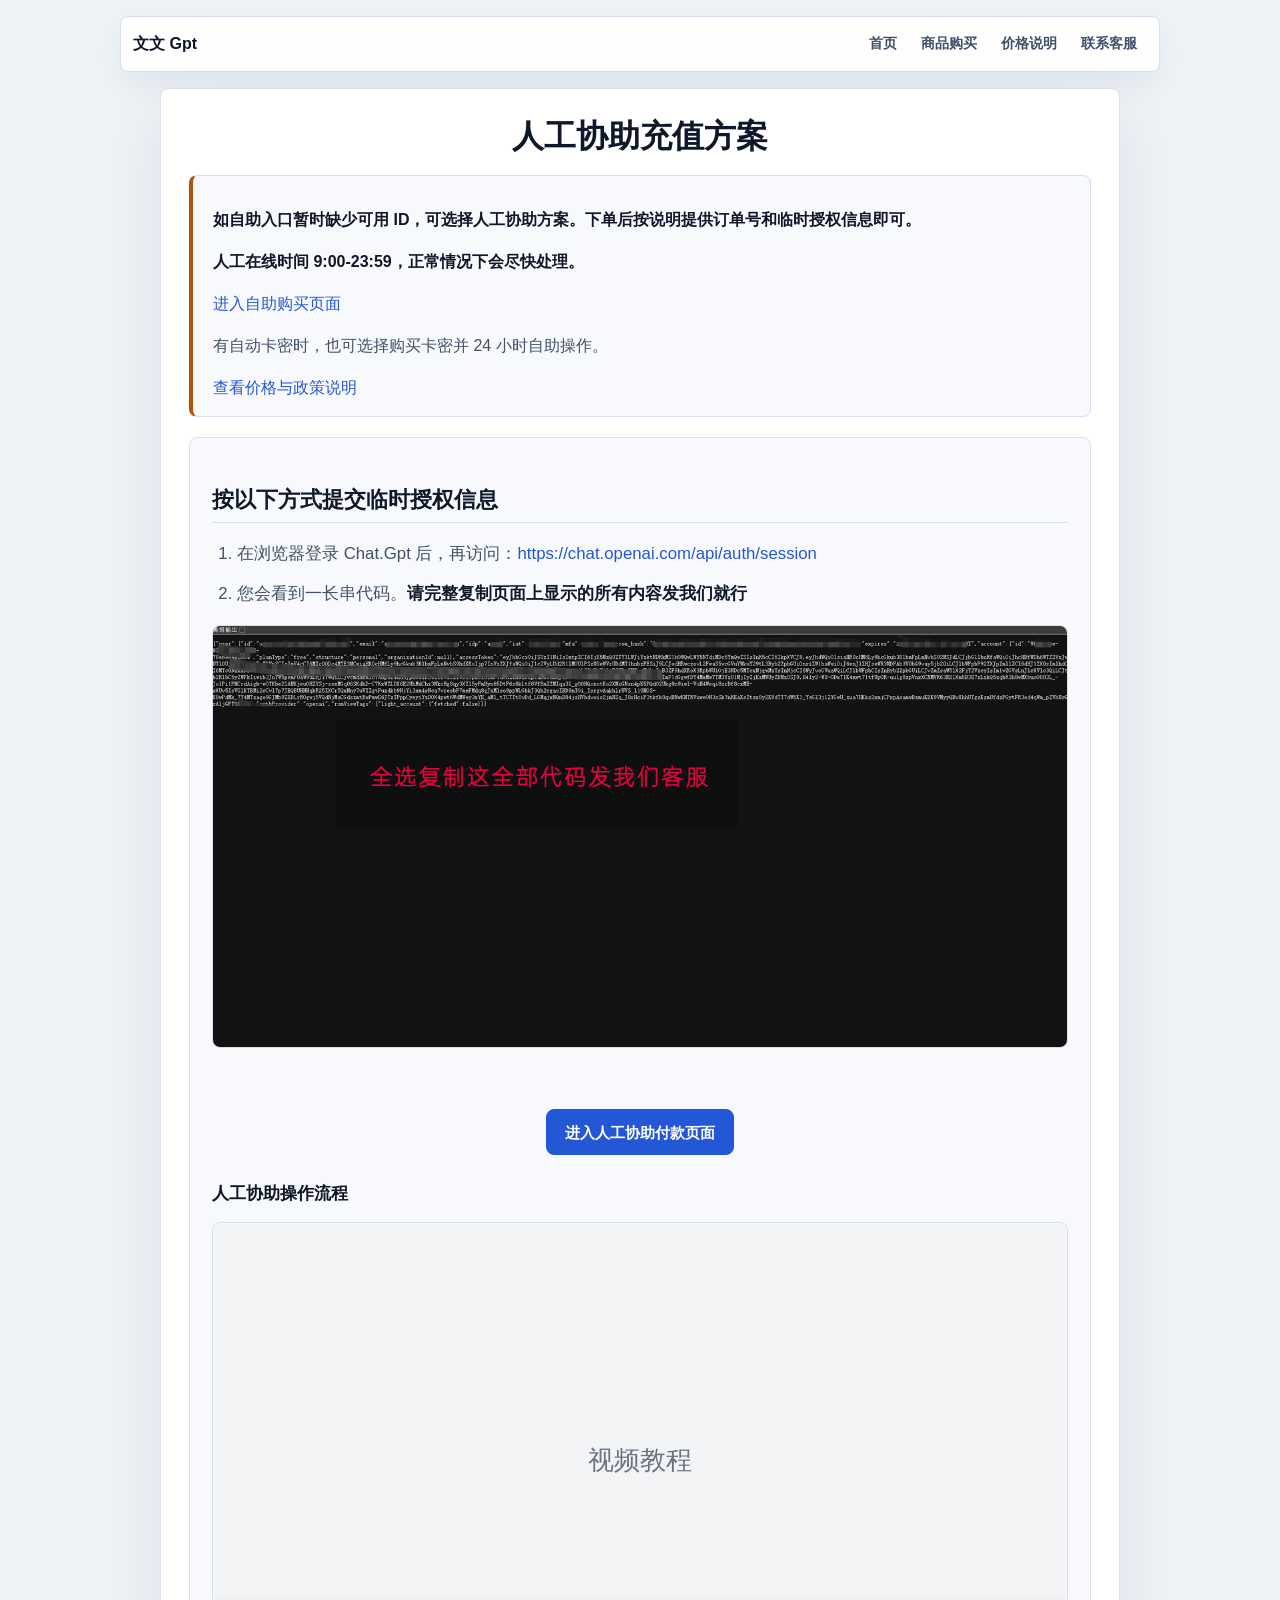
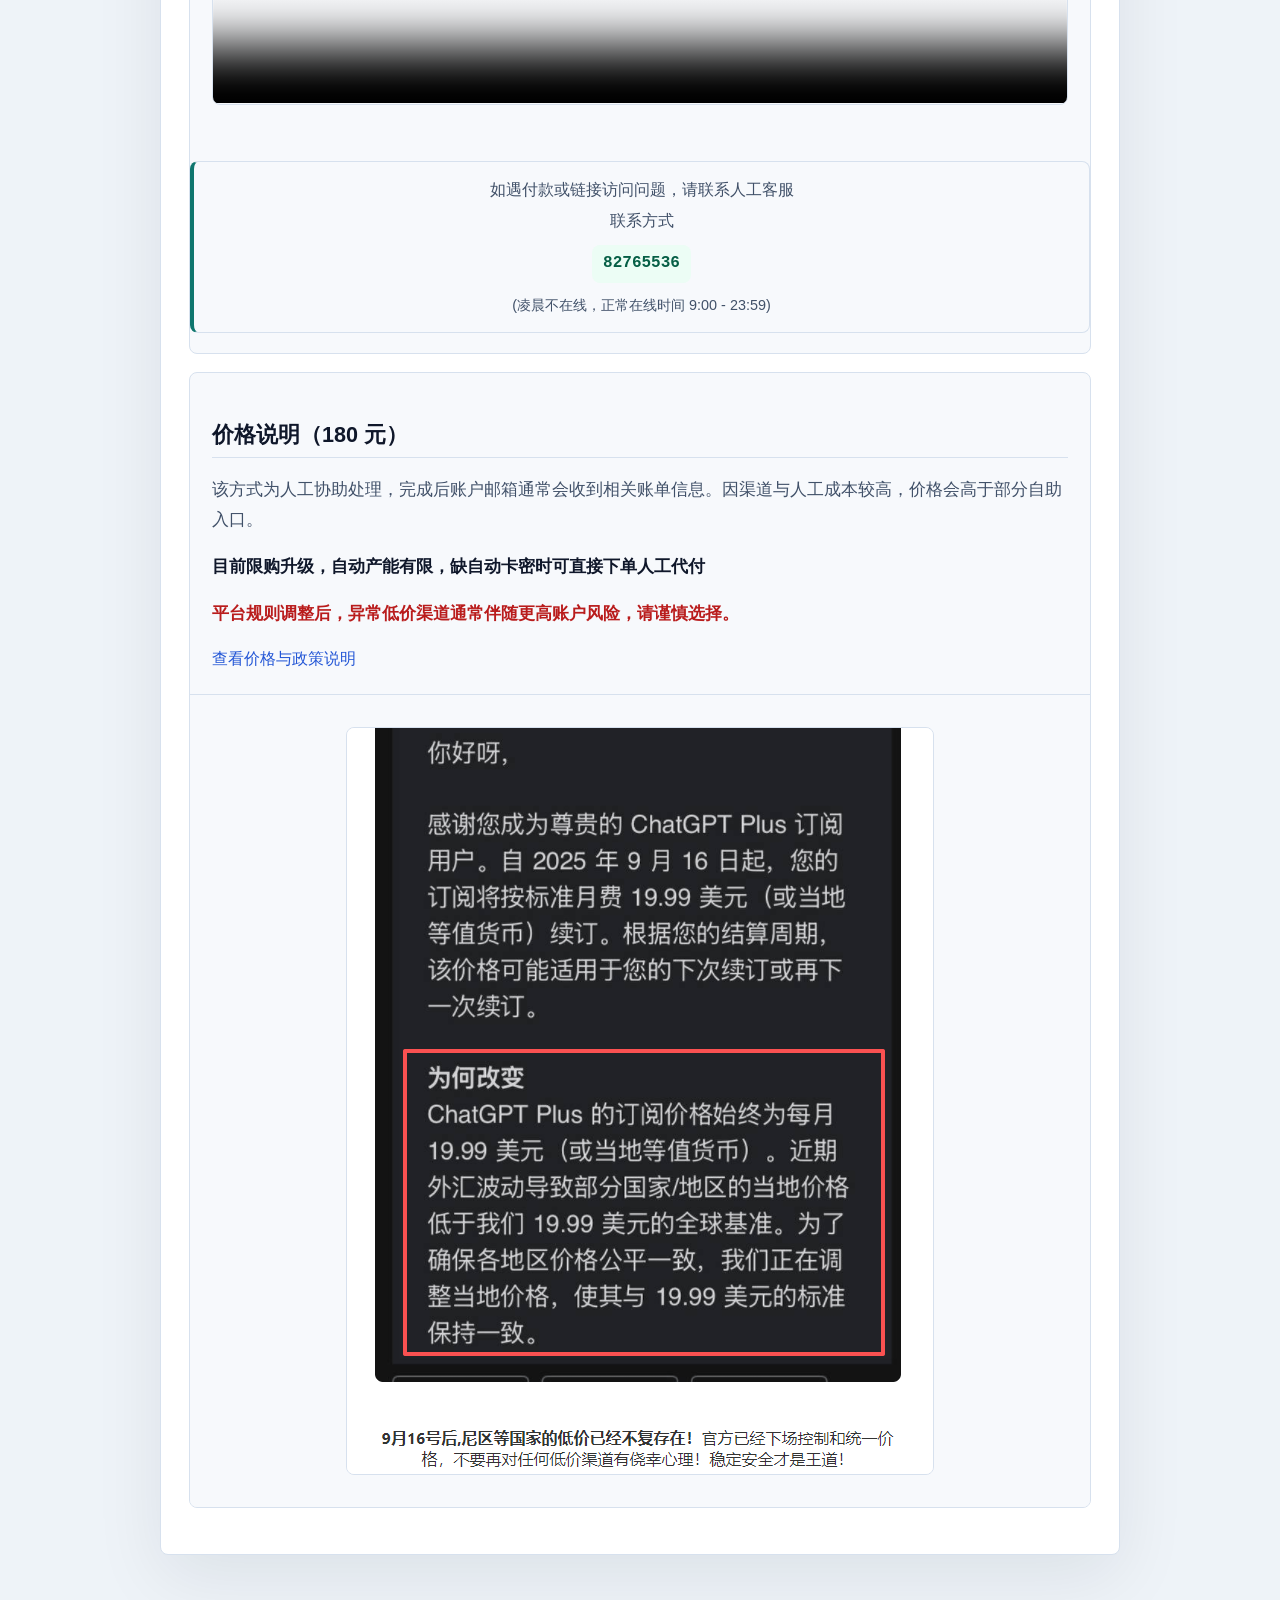
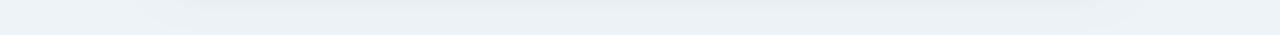
<file: rg1.html>
<!DOCTYPE html>
<html lang="zh-CN">
<head>
    <meta charset="UTF-8">
    <meta name="viewport" content="width=device-width, initial-scale=1.0">
    <meta name="robots" content="noindex,nofollow,noarchive,nosnippet">
  <meta name="googlebot" content="noindex,nofollow,noarchive,nosnippet">
    <title>人工协助充值方案</title>
    <style>
        /* --- 基础样式 --- */
        body {
            font-family: -apple-system, BlinkMacSystemFont, "Segoe UI", Roboto, "Helvetica Neue", Arial, sans-serif;
            background-color: #f4f6f9;
            padding: 20px;
            display: flex;
            justify-content: center;
        }
        .container {
            max-width: 750px; /* 适用于单栏阅读的最大宽度 */
            width: 100%;
        }
        h1 {
            text-align: center;
            color: #1a202c;
            margin-bottom: 20px;
        }
        /* --- 步骤模块 (上文下图) --- */
        .step-block {
            background-color: #ffffff;
            border-radius: 12px;
            box-shadow: 0 4px 12px rgba(0, 0, 0, 0.08);
            margin-bottom: 30px; /* 模块之间的间距 */
            overflow: hidden; /* 确保内部元素的圆角 */
            border: 1px solid #e2e8f0;
        }
        /* 1. 上方的文字区域 */
        .step-text {
            padding: 30px;
        }
        /* 2. 下方的图片区域 */
        .step-image {
            padding: 25px;
            background-color: #f7fafc; /* 图片区域浅底色 */
            border-top: 1px solid #e2e8f0; /* 分割线 */
        }
        /* --- 文本样式 --- */
        .step-text h2 {
            font-size: 1.5em;
            color: #1a202c;
            border-bottom: 1px solid #e2e8f0;
            padding-bottom: 10px;
            margin-top: 0;
            margin-bottom: 20px;
        }
        .step-text h3 {
            font-size: 1.2em;
            color: #2d3748;
            margin-top: 25px;
            margin-bottom: 10px;
        }
        .step-text p, .step-text li {
            line-height: 1.8;
            color: #4a5568;
            font-size: 1.05em;
        }
        .step-text ol {
            padding-left: 25px;
        }
        .step-text li {
            margin-bottom: 10px;
        }               
        /* --- 图片样式 --- */
        /* 【*** 修改点 1 ***】: 这里从 img 改为 img, video */
        img, video {
            max-width: 100%;
            height: auto;
            border-radius: 8px;
            border: 1px solid #e2e8f0;
            margin: 20px 0;
            display: block;
        }                
        /* --- 特殊区块样式 (提示/联系) --- */
        .info-box, .contact-box {
            padding: 15px 20px;
            margin: 20px 0;
            border-radius: 8px;
        }
        .info-box {
            background-color: #fffbeb; /* 黄色提示 */
            border: 1px solid #fde68a;
            color: #b45309;
        }
        .info-box strong {
            color: #92400e;
        }
        .contact-box {
            background-color: #f0fdf4; /* 绿色联系 */
            border: 1px solid #bbf7d0;
            text-align: center;
        }
        .contact-box p {
            margin: 5px 0;
            color: #15803d;
        }
        .contact-box code {
            font-size: 1.4em;
            font-weight: bold;
            color: #166534;
            display: block;
            margin: 10px 0;
        }
        /* 危险/警告样式 */
        .danger-text {
            color: #c53030;
            font-weight: bold;
        }
        .danger-title {
            color: #c53030;
            border-color: #fecaca !important;
        }
        /* 链接按钮样式 */
        .pay-button {
            display: inline-block;
            background-color: #3182ce;
            color: white !important;
            padding: 12px 25px;
            border-radius: 8px;
            font-weight: bold;
            text-decoration: none;
            transition: background-color 0.3s;
        }
        .pay-button:hover {
            background-color: #2b6cb0;
            text-decoration: none;
        }
    </style>
  <link rel="stylesheet" href="assets/professional.css?v=subnav-buy-20260531">
</head>
<body class="manual-page">
<div class="subpage-topbar"><a class="subpage-brand" href="index.html">文文 Gpt</a><nav><a href="index.html">首页</a><a href="https://qfcc99.com/shop/gptplus" target="_blank" rel="noopener noreferrer nofollow">商品购买</a><a href="gpt170.html">价格说明</a><a href="index.html#contact" data-contact-qr-open>联系客服</a></nav></div>

    <div class="container">                
        <h1>人工协助充值方案</h1>
        
        <div class="info-box">
            <p><strong>如自助入口暂时缺少可用 ID，可选择人工协助方案。下单后按说明提供订单号和临时授权信息即可。</strong></p>
              <p><strong>人工在线时间 9:00-23:59，正常情况下会尽快处理。</strong></p>
                  <a href="https://qfcc99.com/shop/gptplus" target="_blank" rel="noopener noreferrer">进入自助购买页面</a>
            <p>有自动卡密时，也可选择购买卡密并 24 小时自助操作。</p>                
                <a href="gpt170.html" target="_blank" rel="noopener noreferrer">查看价格与政策说明</a>
         </div>

        
        <div class="step-block">
            <div class="step-text">
                    <h2>按以下方式提交临时授权信息</h2>
                <ol>
                    <li>在浏览器登录 Chat.Gpt 后，再访问：<a href="https://chat.openai.com/api/auth/session" target="_blank">https://chat.openai.com/api/auth/session</a></li>
                    <li>您会看到一长串代码。<strong>请完整复制页面上显示的所有内容发我们就行</strong></li>
                </ol> 
                <img src="rg/token.png" alt="全部密钥复制">
            </div>
            
            <p style="text-align:center; margin: 25px 0;">
                    <a href="https://qf.dtyuedan.cn/item/ifhrfi" target="_blank" class="pay-button">
                        进入人工协助付款页面
                    </a>
            </p>
                    <div class="video-section" id="video">
                <h3 class="video-title">人工协助操作流程</h3>
                <div class="video-container">
                    <video
                        class="video-player"
                        controls
                        playsinline /* 【*** 修改点 2 ***】: 添加了 'playsinline' 属性 */
                        title="Chat.Gpt Plus 自助充值操作视频"
                        poster="data:image/svg+xml,%3Csvg xmlns='http://www.w3.org/2000/svg' viewBox='0 0 800 450'%3E%3Crect width='800' height='450' fill='%23f3f4f6'/%3E%3Ctext x='50%25' y='50%25' dominant-baseline='middle' text-anchor='middle' font-family='Inter' font-size='24' fill='%236b7280'%3E视频教程%3C/text%3E%3C/svg%3E">
                        <source src="https://cloud.video.taobao.com/vod/KpER40HuzLGmVa7HHPJ2ftAOchXv3KpqyvNXuIQI2ng.mp4" type="video/mp4">
                        您的浏览器不支持视频播放
                    </video>
                </div>
        </div>
            <div class="contact-box">
                 <p style="margin-top: 0;">如遇付款或链接访问问题，请联系人工客服</p>
                 <p>联系方式</p>
                 <code>82765536</code>
                 
                 
                 <p style="margin-bottom: 0; font-size: 0.9em;">(凌晨不在线，正常在线时间 9:00 - 23:59)</p>
            </div>
        </div>

        <div class="step-block">
            <div class="step-text">
                <h2>价格说明（180 元）</h2>
                <p>该方式为人工协助处理，完成后账户邮箱通常会收到相关账单信息。因渠道与人工成本较高，价格会高于部分自助入口。</p>
                <p><strong>目前限购升级，自动产能有限，缺自动卡密时可直接下单人工代付</strong></p>
                <p class="danger-text">平台规则调整后，异常低价渠道通常伴随更高账户风险，请谨慎选择。</p>
                    <a href="gpt170.html" target="_blank" rel="noopener noreferrer">查看价格与政策说明</a>
            </div>
            <div class="step-image">
                <img src="rg/p08.png" alt="图片8">
            </div>
        </div>

    </div>
  <script src="assets/contact-modal.js?v=20260531-contact-modal-v2"></script>
</body>
</html>
</file>
<file: assets/professional.css>
﻿:root {
  --page: #f4f6fa;
  --surface: #ffffff;
  --surface-soft: #f8fafc;
  --ink: #111827;
  --muted: #4f5f73;
  --soft: #66758a;
  --line: #d8e1ed;
  --line-strong: #c3cfdd;
  --brand: #2457d6;
  --brand-dark: #173f9b;
  --brand-soft: #eef4ff;
  --success: #0f766e;
  --success-soft: #ecfdf5;
  --warning: #b45309;
  --warning-soft: #fff7ed;
  --danger: #b91c1c;
  --danger-soft: #fef2f2;
  --shadow: 0 12px 30px rgba(15, 23, 42, 0.06);
  --shadow-soft: 0 8px 22px rgba(15, 23, 42, 0.05);
  --radius: 8px;
}

* {
  box-sizing: border-box;
  letter-spacing: 0 !important;
}

html {
  background: var(--page);
  scroll-behavior: smooth;
  -webkit-text-size-adjust: 100%;
}

body {
  margin: 0;
  background: var(--page) !important;
  color: var(--ink) !important;
  font-family: -apple-system, BlinkMacSystemFont, "Segoe UI", "PingFang SC",
    "Hiragino Sans GB", "Microsoft YaHei", Arial, sans-serif !important;
  line-height: 1.62 !important;
  overflow-x: hidden !important;
  -webkit-font-smoothing: antialiased;
  text-rendering: optimizeLegibility;
}

a {
  color: var(--brand);
  text-decoration: none;
}

a:hover {
  text-decoration: underline;
}

p,
li,
dd,
dt,
span,
a,
h1,
h2,
h3 {
  overflow-wrap: anywhere;
}

img,
video {
  max-width: 100%;
  height: auto;
}

strong {
  color: var(--ink) !important;
}

/* Home */
.clean-home main,
.clean-footer,
.site-header {
  width: min(1120px, calc(100% - 32px));
  margin: 0 auto;
}

.site-header {
  display: grid;
  grid-template-columns: auto 1fr auto;
  align-items: center;
  gap: 22px;
  padding: 14px 0;
}

.brand {
  display: inline-flex;
  align-items: center;
  gap: 11px;
  color: var(--ink);
  min-width: 0;
}

.brand:hover {
  text-decoration: none;
}

.brand-mark {
  display: grid;
  place-items: center;
  width: 38px;
  height: 38px;
  flex: 0 0 auto;
  border-radius: var(--radius);
  background: var(--brand);
  color: #fff;
  font-size: 1rem;
  font-weight: 800;
}

.brand strong,
.brand small {
  display: block;
}

.brand strong {
  font-size: 1rem;
  line-height: 1.15;
}

.brand small {
  margin-top: 2px;
  color: var(--soft);
  font-size: 0.8rem;
}

.site-nav {
  display: flex;
  justify-content: center;
  gap: 4px;
  min-width: 0;
}

.site-nav a,
.nav-action {
  display: inline-flex;
  align-items: center;
  justify-content: center;
  min-height: 36px;
  padding: 0 11px;
  border-radius: var(--radius);
  color: var(--muted);
  font-size: 0.92rem;
  font-weight: 650;
  white-space: nowrap;
}

.site-nav a:hover {
  background: #e9eef7;
  color: var(--ink);
  text-decoration: none;
}

.nav-action {
  background: var(--ink);
  color: #fff;
}

.nav-action:hover {
  background: #1f2937;
  text-decoration: none;
}

.hero-section {
  display: grid;
  grid-template-columns: minmax(0, 1.24fr) minmax(320px, 0.76fr);
  gap: 16px;
  align-items: stretch;
  padding: 22px 0 16px;
}

.hero-copy,
.order-card,
.notice-row article,
.process-section,
.support-section,
.split-section,
.video-grid article,
.faq-section {
  background: var(--surface);
  border: 1px solid var(--line);
  border-radius: var(--radius);
  box-shadow: var(--shadow);
}

.hero-copy {
  padding: 38px;
}

.eyebrow {
  margin: 0 0 10px !important;
  color: var(--brand) !important;
  font-size: 0.78rem;
  font-weight: 780;
  text-transform: uppercase;
}

.hero-copy h1 {
  margin: 0 0 16px !important;
  color: var(--ink) !important;
  font-size: 3.55rem !important;
  line-height: 1.05 !important;
  font-weight: 820 !important;
}

.hero-lead {
  max-width: 660px;
  margin: 0 0 22px !important;
  color: var(--muted) !important;
  font-size: 1.02rem;
  line-height: 1.75;
}

.hero-actions {
  display: flex;
  flex-wrap: wrap;
  gap: 10px;
  margin: 0 0 24px;
}

.clean-home .btn {
  display: inline-flex;
  align-items: center;
  justify-content: center;
  min-height: 44px;
  padding: 0 17px;
  border: 1px solid transparent;
  border-radius: var(--radius);
  font-size: 0.95rem;
  font-weight: 760;
  line-height: 1.25;
  text-align: center;
  transition: background-color 0.16s ease, border-color 0.16s ease, transform 0.16s ease;
}

.clean-home .btn:hover {
  transform: translateY(-1px);
  text-decoration: none;
}

.clean-home .btn-primary {
  background: var(--brand);
  color: #fff;
}

.clean-home .btn-primary:hover {
  background: var(--brand-dark);
}

.clean-home .btn-secondary {
  background: #fff;
  color: var(--brand);
  border-color: var(--line-strong);
}

.clean-home .btn-secondary:hover {
  border-color: var(--brand);
}

.clean-home .btn.full {
  width: 100%;
}

.hero-meta {
  display: grid;
  grid-template-columns: repeat(3, minmax(0, 1fr));
  gap: 10px;
  margin: 0;
}

.hero-meta div {
  min-width: 0;
  padding: 12px;
  background: var(--surface-soft);
  border: 1px solid #e1e8f2;
  border-radius: var(--radius);
}

.hero-meta dt {
  margin: 0 0 3px;
  color: var(--soft);
  font-size: 0.78rem;
}

.hero-meta dd {
  margin: 0;
  color: var(--ink);
  font-weight: 760;
}

.hero-save-note {
  display: flex;
  align-items: center;
  gap: 9px;
  margin: 10px 0 0 !important;
  padding: 10px 12px;
  border: 1px solid #f0d2a2;
  border-radius: var(--radius);
  background: var(--warning-soft);
  color: #75420a !important;
  font-size: 0.9rem;
  font-weight: 760;
  line-height: 1.5;
}

.hero-save-note::before {
  content: "";
  width: 8px;
  height: 8px;
  border-radius: 999px;
  background: var(--warning);
  box-shadow: 0 0 0 4px rgba(180, 83, 9, 0.1);
  flex: 0 0 auto;
}

.meta-copy {
  appearance: none;
  padding: 0;
  border: 0;
  background: transparent;
  color: inherit;
  font: inherit;
  font-weight: inherit;
  cursor: pointer;
}

.meta-copy:focus-visible {
  outline: 2px solid rgba(37, 99, 235, 0.35);
  outline-offset: 3px;
  border-radius: 6px;
}

.order-card {
  display: flex;
  flex-direction: column;
  padding: 24px;
}

.card-label {
  display: inline-flex;
  width: fit-content;
  margin-bottom: 14px;
  padding: 5px 10px;
  border-radius: 999px;
  background: var(--brand-soft);
  color: var(--brand);
  font-size: 0.8rem;
  font-weight: 760;
}

.order-card h2,
.notice-row h2,
.process-section h2,
.split-section h2,
.video-grid h2,
.faq-section h2 {
  margin-top: 0 !important;
  color: var(--ink) !important;
  font-weight: 780 !important;
}

.order-card h2 {
  margin-bottom: 12px !important;
  font-size: 1.45rem !important;
}

.price-row {
  display: flex;
  align-items: baseline;
  flex-wrap: wrap;
  gap: 8px;
  margin: 4px 0 14px;
}

.price-row strong {
  color: var(--ink) !important;
  font-size: 3.1rem;
  font-weight: 840;
  line-height: 1;
}

.price-row span {
  color: var(--soft);
  font-weight: 700;
}

.order-card p {
  margin: 0 0 16px !important;
  color: var(--muted) !important;
}

.price-detail-link {
  display: inline-flex;
  align-items: center;
  width: fit-content;
  margin: -4px 0 18px;
  color: var(--brand);
  font-size: 0.94rem;
  font-weight: 780;
  line-height: 1.35;
  text-decoration: none;
}

.price-detail-link::after {
  content: "";
  width: 0.42rem;
  height: 0.42rem;
  margin-left: 0.46rem;
  border-top: 2px solid currentColor;
  border-right: 2px solid currentColor;
  transform: rotate(45deg);
}

.price-detail-link:hover {
  color: #1746b8;
}

.order-actions {
  display: grid;
  gap: 10px;
  margin-top: auto;
  padding-top: 4px;
}

.step-action-item {
  display: grid;
  gap: 6px;
}

.order-actions .step-button {
  display: flex;
  gap: 10px;
  min-height: 52px;
  font-size: 1rem;
}

.order-actions .btn-secondary {
  background: linear-gradient(180deg, #edf5ff 0%, #d9e9ff 100%);
  border-color: #9dbcf2;
  color: #2456d6;
  box-shadow: inset 0 1px 0 rgba(255, 255, 255, 0.86);
}

.order-actions .btn-secondary:hover,
.order-actions .btn-secondary:focus-visible {
  background: linear-gradient(180deg, #e5efff 0%, #ccddff 100%);
  border-color: #7fa3ec;
}

.order-actions .step-button span {
  flex: 0 0 auto;
  font-size: 0.84rem;
  font-weight: 820;
  opacity: 0.88;
}

.step-tip {
  display: inline-flex;
  align-items: center;
  justify-content: center;
  justify-self: center;
  gap: 7px;
  margin: 0;
  min-height: 0;
  padding: 0 4px;
  border: 0;
  background: transparent;
  color: #60708a;
  font-size: 0.82rem;
  font-weight: 760;
  line-height: 1.35;
  text-align: center;
}

.step-tip::before {
  content: "";
  flex: 0 0 auto;
  width: 5px;
  height: 5px;
  border-radius: 999px;
  background: #8fb0ef;
}

.order-steps {
  display: none !important;
}

.notice-row {
  display: grid;
  grid-template-columns: repeat(3, minmax(0, 1fr));
  gap: 14px;
  margin: 0 0 16px;
}

.notice-row article {
  padding: 18px;
}

.notice-row h2,
.video-grid h2 {
  margin-bottom: 8px !important;
  font-size: 1.12rem !important;
}

.notice-row p,
.process-section p,
.support-section p,
.split-section p,
.faq-section p {
  color: var(--muted) !important;
}

.notice-row p,
.steps-grid p,
.support-list p,
.faq-grid p {
  margin: 0 0 10px !important;
  font-size: 0.94rem;
}

.notice-row a {
  font-weight: 760;
}

.process-section,
.support-section,
.faq-section {
  margin-bottom: 16px;
  padding: 24px;
}

.section-head {
  display: flex;
  align-items: end;
  justify-content: space-between;
  gap: 16px;
  margin-bottom: 16px;
}

.section-head h2 {
  margin-bottom: 0 !important;
  font-size: 1.55rem !important;
}

.steps-grid,
.faq-grid {
  display: grid;
  gap: 12px;
}

.steps-grid {
  grid-template-columns: repeat(4, minmax(0, 1fr));
}

.faq-grid {
  grid-template-columns: repeat(3, minmax(0, 1fr));
}

.steps-grid article,
.faq-grid article,
.support-list article {
  min-width: 0;
  padding: 16px;
  background: var(--surface-soft);
  border: 1px solid #dfe7f2;
  border-radius: var(--radius);
}

.steps-grid span {
  display: inline-flex;
  margin-bottom: 8px;
  color: var(--brand);
  font-weight: 840;
}

.steps-grid h3,
.faq-grid h3,
.support-list h3 {
  margin: 0 0 7px !important;
  color: var(--ink) !important;
  font-size: 1.02rem !important;
}

.clean-home .section-head h2,
.clean-home .notice-row h2,
.clean-home .video-grid h2,
.clean-home .support-list h3,
.clean-home .faq-grid h3 {
  display: flex;
  align-items: center;
  gap: 8px;
}

.clean-home {
  --icon-cart: url("data:image/svg+xml,%3Csvg xmlns='http://www.w3.org/2000/svg' viewBox='0 0 24 24' fill='none' stroke='%232456d6' stroke-width='2.4' stroke-linecap='round' stroke-linejoin='round'%3E%3Ccircle cx='8' cy='20' r='1.4'/%3E%3Ccircle cx='18' cy='20' r='1.4'/%3E%3Cpath d='M3 4h2l2.3 10.7a2 2 0 0 0 2 1.6h7.9a2 2 0 0 0 1.9-1.5L21 8H7'/%3E%3C/svg%3E");
  --icon-play: url("data:image/svg+xml,%3Csvg xmlns='http://www.w3.org/2000/svg' viewBox='0 0 24 24' fill='%232456d6'%3E%3Cpath d='M8 5.5v13l10-6.5-10-6.5z'/%3E%3C/svg%3E");
  --icon-shield: url("data:image/svg+xml,%3Csvg xmlns='http://www.w3.org/2000/svg' viewBox='0 0 24 24' fill='none' stroke='%232456d6' stroke-width='2.4' stroke-linecap='round' stroke-linejoin='round'%3E%3Cpath d='M12 3l7 3v5.5c0 4.2-2.8 7.5-7 9.5-4.2-2-7-5.3-7-9.5V6l7-3z'/%3E%3Cpath d='M8.8 12l2.1 2.1L15.5 9.5'/%3E%3C/svg%3E");
  --icon-help: url("data:image/svg+xml,%3Csvg xmlns='http://www.w3.org/2000/svg' viewBox='0 0 24 24' fill='none' stroke='%232456d6' stroke-width='2.4' stroke-linecap='round' stroke-linejoin='round'%3E%3Ccircle cx='12' cy='12' r='8.5'/%3E%3Cpath d='M9.8 9.6a2.4 2.4 0 1 1 3.7 2c-.9.6-1.5 1.1-1.5 2.1'/%3E%3Cpath d='M12 17h.01'/%3E%3C/svg%3E");
  --icon-check: url("data:image/svg+xml,%3Csvg xmlns='http://www.w3.org/2000/svg' viewBox='0 0 24 24' fill='none' stroke='%232456d6' stroke-width='2.7' stroke-linecap='round' stroke-linejoin='round'%3E%3Cpath d='M5 12.5l4.1 4L19 7'/%3E%3C/svg%3E");
  --icon-price: url("data:image/svg+xml,%3Csvg xmlns='http://www.w3.org/2000/svg' viewBox='0 0 24 24' fill='none' stroke='%232456d6' stroke-width='2.4' stroke-linecap='round' stroke-linejoin='round'%3E%3Cpath d='M4 7.5V5h16v2.5'/%3E%3Cpath d='M8 5v14'/%3E%3Cpath d='M16 5v14'/%3E%3Cpath d='M5 12h14'/%3E%3Cpath d='M4 19h16'/%3E%3C/svg%3E");
  --icon-plus: url("data:image/svg+xml,%3Csvg xmlns='http://www.w3.org/2000/svg' viewBox='0 0 24 24' fill='none' stroke='%232456d6' stroke-width='2.6' stroke-linecap='round'%3E%3Cpath d='M12 5v14'/%3E%3Cpath d='M5 12h14'/%3E%3C/svg%3E");
  --icon-retry: url("data:image/svg+xml,%3Csvg xmlns='http://www.w3.org/2000/svg' viewBox='0 0 24 24' fill='none' stroke='%232456d6' stroke-width='2.35' stroke-linecap='round' stroke-linejoin='round'%3E%3Cpath d='M20 11a8 8 0 1 0-2.3 5.6'/%3E%3Cpath d='M20 5v6h-6'/%3E%3C/svg%3E");
  --icon-file: url("data:image/svg+xml,%3Csvg xmlns='http://www.w3.org/2000/svg' viewBox='0 0 24 24' fill='none' stroke='%232456d6' stroke-width='2.35' stroke-linecap='round' stroke-linejoin='round'%3E%3Cpath d='M7 3.5h6l4 4V20H7z'/%3E%3Cpath d='M13 3.5V8h4'/%3E%3Cpath d='M9.5 13h5'/%3E%3Cpath d='M9.5 16h5'/%3E%3C/svg%3E");
  --icon-message: url("data:image/svg+xml,%3Csvg xmlns='http://www.w3.org/2000/svg' viewBox='0 0 24 24' fill='none' stroke='%232456d6' stroke-width='2.35' stroke-linecap='round' stroke-linejoin='round'%3E%3Cpath d='M5 6.5h14v9H9l-4 3v-12z'/%3E%3Cpath d='M8.5 10h7'/%3E%3Cpath d='M8.5 13h4'/%3E%3C/svg%3E");
  --icon-lock: url("data:image/svg+xml,%3Csvg xmlns='http://www.w3.org/2000/svg' viewBox='0 0 24 24' fill='none' stroke='%232456d6' stroke-width='2.35' stroke-linecap='round' stroke-linejoin='round'%3E%3Crect x='5.5' y='10' width='13' height='9' rx='2'/%3E%3Cpath d='M8.5 10V8a3.5 3.5 0 0 1 7 0v2'/%3E%3C/svg%3E");
  --icon-alert: url("data:image/svg+xml,%3Csvg xmlns='http://www.w3.org/2000/svg' viewBox='0 0 24 24' fill='none' stroke='%232456d6' stroke-width='2.35' stroke-linecap='round' stroke-linejoin='round'%3E%3Cpath d='M12 4l9 16H3L12 4z'/%3E%3Cpath d='M12 9v5'/%3E%3Cpath d='M12 17h.01'/%3E%3C/svg%3E");
}

.clean-home .section-head h2::before,
.clean-home .notice-row h2::before,
.clean-home .video-grid h2::before,
.clean-home .support-list h3::before,
.clean-home .faq-grid h3::before {
  content: "";
  display: inline-grid;
  flex: 0 0 auto;
  place-items: center;
  width: 24px;
  height: 24px;
  border: 1px solid #d7e4f7;
  border-radius: 7px;
  background-color: #f8fbff;
  background-image: var(--home-icon, var(--icon-check)), linear-gradient(180deg, #f8fbff 0%, #edf4ff 100%);
  background-position: center, center;
  background-repeat: no-repeat, no-repeat;
  background-size: 14px 14px, 100% 100%;
  box-shadow: inset 0 1px 0 rgba(255, 255, 255, 0.9);
}

.clean-home .process-section .section-head h2::before {
  --home-icon: var(--icon-cart);
}

.clean-home .support-section .section-head h2::before {
  --home-icon: var(--icon-shield);
}

.clean-home .faq-section .section-head h2::before {
  --home-icon: var(--icon-help);
}

.clean-home .notice-row article:nth-child(1) h2::before {
  --home-icon: var(--icon-check);
}

.clean-home .notice-row article:nth-child(2) h2::before {
  --home-icon: var(--icon-price);
}

.clean-home .notice-row article:nth-child(3) h2::before {
  --home-icon: var(--icon-plus);
}

.clean-home .video-grid article:nth-child(1) h2::before {
  --home-icon: var(--icon-play);
}

.clean-home .video-grid article:nth-child(2) h2::before {
  --home-icon: var(--icon-message);
}

.clean-home .support-list article:nth-child(1) h3::before {
  --home-icon: var(--icon-shield);
}

.clean-home .support-list article:nth-child(2) h3::before {
  --home-icon: var(--icon-retry);
}

.clean-home .support-list article:nth-child(3) h3::before {
  --home-icon: var(--icon-file);
}

.clean-home .support-list article:nth-child(4) h3::before {
  --home-icon: var(--icon-message);
}

.clean-home .faq-grid article:nth-child(1) h3::before {
  --home-icon: var(--icon-price);
}

.clean-home .faq-grid article:nth-child(2) h3::before {
  --home-icon: var(--icon-lock);
}

.clean-home .faq-grid article:nth-child(3) h3::before {
  --home-icon: var(--icon-alert);
}

.split-section {
  display: grid;
  grid-template-columns: minmax(0, 1fr) 320px;
  gap: 16px;
  margin-bottom: 16px;
  padding: 24px;
}

.support-list {
  display: grid;
  grid-template-columns: repeat(3, minmax(0, 1fr));
  gap: 12px;
}

.support-section .support-list {
  grid-template-columns: repeat(4, minmax(0, 1fr)) !important;
}

.contact-panel {
  padding: 22px;
  border-radius: var(--radius);
  background: var(--ink);
  color: #fff;
}

.contact-panel h2,
.contact-panel p,
.contact-panel strong {
  color: #fff !important;
}

.wechat-box {
  margin: 16px 0;
  padding: 15px;
  border-radius: var(--radius);
  background: rgba(255, 255, 255, 0.1);
}

.wechat-box span,
.wechat-box strong {
  display: block;
  color: #fff !important;
}

.wechat-box span {
  font-size: 0.84rem;
  opacity: 0.72;
}

.wechat-box strong {
  margin-top: 3px;
  font-size: 1.45rem;
}

.contact-panel .btn-primary {
  background: #fff;
  color: var(--ink);
}

@media (min-width: 961px) {
  .split-section > div > .section-head {
    display: block;
    text-align: center;
    margin-bottom: 18px;
  }

  .split-section > div > .section-head .eyebrow {
    margin: 0 0 4px !important;
    color: var(--soft) !important;
  }

  .split-section > div > .section-head h2 {
    font-size: 1.8rem !important;
  }

  .split-section .contact-panel {
    background: linear-gradient(180deg, #f8fbff 0%, #ffffff 100%);
    border: 1px solid var(--line);
    box-shadow: inset 0 3px 0 var(--brand-soft);
    color: var(--ink);
    text-align: center;
  }

  .split-section .contact-panel h2 {
    color: var(--ink) !important;
  }

  .split-section .contact-panel p {
    color: var(--muted) !important;
  }

  .split-section .contact-panel strong {
    color: var(--brand) !important;
  }

  .split-section .wechat-box {
    background: #ffffff;
    border: 1px solid var(--line);
    text-align: center;
  }

  .split-section .wechat-box span {
    color: var(--soft) !important;
    opacity: 1;
  }

  .split-section .wechat-box strong {
    color: var(--brand) !important;
  }

  .split-section .contact-panel .btn-primary {
    background: var(--brand);
    border-color: var(--brand);
    color: #ffffff;
  }
}

.video-grid {
  display: grid;
  grid-template-columns: repeat(2, minmax(0, 1fr));
  gap: 16px;
  margin-bottom: 16px;
}

.video-grid article {
  padding: 20px;
}

.video-grid video {
  display: block;
  width: 100%;
  aspect-ratio: 16 / 9;
  background: #eef2f7;
  border: 1px solid #dfe7f2;
  border-radius: var(--radius);
}

.video-tip {
  margin: 12px 0 0 !important;
  padding: 10px 12px;
  border: 1px solid rgba(36, 87, 214, 0.18);
  border-radius: var(--radius);
  background: #f4f7ff;
  color: #315174 !important;
  font-size: 0.92rem;
  font-weight: 720;
  line-height: 1.55;
  text-align: center;
}

.clean-footer {
  padding: 18px 0 34px;
  color: var(--soft);
  font-size: 0.9rem;
}

.clean-footer p {
  margin: 0;
  color: var(--soft) !important;
}

.order-query-modal[hidden] {
  display: none !important;
}

.order-query-modal,
.contact-qr-modal {
  position: fixed;
  inset: 0;
  z-index: 9999;
  display: grid;
  place-items: center;
  padding: 20px;
  background: rgba(15, 23, 42, 0.42);
}

.contact-qr-modal[hidden] {
  display: none !important;
}

.order-query-dialog,
.contact-qr-dialog {
  width: min(420px, 100%);
  padding: 22px;
  background: #fff;
  border: 1px solid var(--line);
  border-radius: 12px;
  box-shadow: 0 24px 70px rgba(15, 23, 42, 0.22);
  text-align: left;
}

.contact-qr-dialog {
  position: relative;
  width: min(390px, 100%);
  text-align: center;
}

.order-query-dialog h2,
.contact-qr-dialog h2 {
  margin: 0 0 10px !important;
  color: var(--ink) !important;
  font-size: 1.25rem !important;
}

.order-query-dialog p,
.contact-qr-dialog p {
  margin: 0 !important;
  color: var(--muted) !important;
  white-space: pre-line !important;
}

.contact-qr-image {
  display: block;
  width: min(260px, 100%);
  margin: 18px auto 0;
  border: 1px solid var(--line);
  border-radius: 12px;
  background: #fff;
}

.contact-qr-close {
  position: absolute;
  top: 10px;
  right: 10px;
  display: inline-grid;
  place-items: center;
  width: 34px;
  height: 34px;
  border: 1px solid var(--line);
  border-radius: 999px;
  background: #fff;
  color: var(--muted);
  font: inherit;
  font-size: 1.25rem;
  line-height: 1;
  cursor: pointer;
}

.order-query-actions {
  display: flex;
  justify-content: flex-end;
  gap: 10px;
  margin-top: 20px;
}

.order-query-actions button {
  min-height: 42px;
  padding: 0 16px;
  border: 1px solid var(--line-strong);
  border-radius: var(--radius);
  background: #fff;
  color: var(--ink);
  font: inherit;
  font-weight: 760;
  cursor: pointer;
}

.order-query-actions .order-query-confirm {
  background: var(--brand);
  border-color: var(--brand);
  color: #fff;
}

/* Shared subpages */
body:not(.clean-home) {
  display: block !important;
  min-height: 100vh;
  padding: 0 0 40px !important;
  justify-content: initial !important;
  align-items: initial !important;
}

.subpage-topbar {
  width: min(1040px, calc(100% - 32px));
  margin: 16px auto 0;
  display: flex;
  align-items: center;
  justify-content: space-between;
  gap: 14px;
  padding: 10px 12px;
  background: rgba(255, 255, 255, 0.96);
  border: 1px solid var(--line);
  border-radius: var(--radius);
  box-shadow: var(--shadow-soft);
}

body.entry-page {
  padding-top: 88px !important;
}

.entry-page > .subpage-topbar {
  position: fixed;
  top: 12px;
  left: 50%;
  width: min(1040px, calc(100% - 32px)) !important;
  max-width: min(1040px, calc(100% - 32px)) !important;
  margin: 0;
  transform: translateX(-50%);
  z-index: 1300;
}

.subpage-brand {
  display: inline-flex;
  align-items: center;
  min-height: 34px;
  color: var(--ink);
  font-weight: 820;
}

.subpage-brand:hover {
  text-decoration: none;
}

.subpage-topbar nav {
  display: flex;
  flex-wrap: wrap;
  justify-content: flex-end;
  gap: 4px;
}

.subpage-topbar nav a {
  display: inline-flex;
  align-items: center;
  min-height: 34px;
  padding: 0 10px;
  border-radius: var(--radius);
  color: var(--muted);
  font-size: 0.9rem;
  font-weight: 650;
}

.subpage-topbar nav a:hover {
  background: var(--brand-soft);
  color: var(--brand);
  text-decoration: none;
}

body:not(.clean-home) > .container,
body:not(.clean-home) main.container {
  width: min(960px, calc(100% - 32px)) !important;
  max-width: 960px !important;
  margin: 16px auto 40px !important;
  padding: 28px !important;
  background: var(--surface) !important;
  border: 1px solid var(--line) !important;
  border-radius: var(--radius) !important;
  box-shadow: var(--shadow) !important;
}

body:not(.clean-home) h1 {
  margin: 0 0 18px !important;
  color: var(--ink) !important;
  font-size: 2rem !important;
  line-height: 1.2 !important;
  font-weight: 820 !important;
  border-bottom: 0 !important;
}

body:not(.clean-home) h2 {
  margin: 26px 0 12px !important;
  padding-bottom: 8px !important;
  color: var(--ink) !important;
  font-size: 1.35rem !important;
  line-height: 1.3 !important;
  font-weight: 780 !important;
  border-bottom: 1px solid var(--line) !important;
}

body:not(.clean-home) h3 {
  margin: 18px 0 8px !important;
  color: var(--ink) !important;
  font-size: 1.08rem !important;
  font-weight: 760 !important;
  border-bottom: 0 !important;
}

body:not(.clean-home) p,
body:not(.clean-home) li {
  color: var(--muted) !important;
}

body:not(.clean-home) hr {
  margin: 28px 0 !important;
  border: 0 !important;
  border-top: 1px solid var(--line) !important;
}

body:not(.clean-home) img,
body:not(.clean-home) video {
  border: 1px solid var(--line) !important;
  border-radius: var(--radius) !important;
  background: var(--surface-soft);
}

body:not(.clean-home) .info-box,
body:not(.clean-home) .contact-box,
body:not(.clean-home) .section,
body:not(.clean-home) .contact,
body:not(.clean-home) .step-block,
body:not(.clean-home) .content-block,
body:not(.clean-home) .hint,
body:not(.clean-home) .system-card,
body:not(.clean-home) .top-alert {
  background: var(--surface-soft) !important;
  border: 1px solid var(--line) !important;
  border-radius: var(--radius) !important;
  box-shadow: none !important;
}

body:not(.clean-home) .contact-box {
  border-left: 4px solid var(--success) !important;
}

.guide-page .more-service-card {
  display: grid;
  grid-template-columns: minmax(0, 1fr) auto;
  align-items: center;
  gap: 14px;
  margin: 18px 0 0;
  padding: 16px 18px;
  border: 1px solid rgba(36, 87, 214, 0.18);
  border-radius: var(--radius);
  background: linear-gradient(180deg, #f8fbff 0%, #f1f6ff 100%);
}

.guide-page .more-service-card p {
  margin: 0 !important;
  color: var(--muted) !important;
  line-height: 1.75 !important;
}

.guide-page .more-service-card .purchase-link {
  white-space: nowrap;
}

body:not(.clean-home) .info-box,
body:not(.clean-home) .top-alert,
body:not(.clean-home) .focus-warning,
body:not(.clean-home) .focus-block,
body:not(.clean-home) .focus-hint {
  border-left: 4px solid var(--warning) !important;
}

body:not(.clean-home) .top-alert {
  padding: 16px !important;
  background: var(--warning-soft) !important;
}

body:not(.clean-home) .top-alert .title,
body:not(.clean-home) .danger-text,
body:not(.clean-home) .danger-title,
body:not(.clean-home) .em {
  color: var(--danger) !important;
}

body:not(.clean-home) .contact-box code,
body:not(.clean-home) #contact,
body:not(.clean-home) .contact-id strong {
  display: inline-flex !important;
  align-items: center;
  width: fit-content;
  max-width: 100%;
  margin: 6px 0;
  padding: 6px 11px !important;
  border-radius: var(--radius) !important;
  background: var(--success-soft) !important;
  color: #065f46 !important;
  font-size: 1rem !important;
  font-weight: 800 !important;
}

body:not(.clean-home) .pay-button,
body:not(.clean-home) .purchase-link,
body:not(.clean-home) .system-link,
body:not(.clean-home) .warning-cta {
  display: inline-flex !important;
  align-items: center;
  justify-content: center;
  min-height: 46px;
  padding: 0 18px !important;
  background: var(--brand) !important;
  color: #fff !important;
  border: 1px solid var(--brand) !important;
  border-radius: var(--radius) !important;
  box-shadow: none !important;
  font-size: 0.96rem !important;
  font-weight: 760 !important;
  line-height: 1.25 !important;
  text-align: center;
  text-decoration: none !important;
}

body:not(.clean-home) .pay-button:hover,
body:not(.clean-home) .purchase-link:hover,
body:not(.clean-home) .system-link:hover,
body:not(.clean-home) .warning-cta:hover {
  background: var(--brand-dark) !important;
  border-color: var(--brand-dark) !important;
  transform: translateY(-1px);
}

body:not(.clean-home) #backToTopBtn {
  right: 18px !important;
  bottom: 18px !important;
  width: 44px !important;
  height: 44px !important;
  padding: 0 !important;
  border-radius: 999px !important;
  background: var(--ink) !important;
  color: #fff !important;
  box-shadow: var(--shadow-soft) !important;
  font-size: 12px !important;
  line-height: 1.15 !important;
}

/* Recharge entry pages */
.entry-page > .container,
.entry-page main.container {
  max-width: 680px !important;
}

.entry-page header {
  padding: 0 0 10px !important;
}

.entry-page h1 {
  text-align: center;
}

.entry-page .sub,
.entry-page .section-desc,
.entry-page .system-note,
.entry-page .hint p,
.entry-page .extra-text {
  color: var(--muted) !important;
}

.entry-page .section,
.entry-page .contact,
.entry-page .system-card {
  margin-top: 12px !important;
}

.entry-page .section,
.entry-page .contact {
  padding: 14px !important;
}

.entry-page .system-list {
  margin-top: 14px !important;
  gap: 12px !important;
}

.entry-page .system-header {
  padding: 14px !important;
  border-bottom: 1px solid var(--line) !important;
  background: #fff !important;
}

.entry-page .system-actions {
  padding: 12px 14px !important;
  gap: 10px !important;
}

.entry-page .steps-wrap {
  padding: 4px 14px 14px !important;
}

.entry-page .content-block,
.entry-page .hint {
  margin-top: 10px !important;
  padding: 13px !important;
}

.entry-page .focus-block {
  background: var(--warning-soft) !important;
}

.entry-page .focus-hint,
.entry-page .focus-mono {
  background: var(--danger-soft) !important;
  border-color: #fecaca !important;
}

.entry-page ol.steps {
  padding-left: 20px !important;
}

/* Guide pages */
.guide-page > .container {
  max-width: 900px !important;
}

.guide-page > .subpage-topbar {
  position: sticky;
  top: 10px;
  z-index: 1200;
  backdrop-filter: blur(16px);
}

.guide-page > .container > p:first-of-type {
  margin: 0 0 16px !important;
  padding: 14px 16px !important;
  text-align: left !important;
  background: var(--surface-soft);
  border: 1px solid var(--line);
  border-left: 4px solid var(--brand);
  border-radius: var(--radius);
}

.guide-page .nav-bar {
  position: sticky !important;
  top: 86px !important;
  margin: 16px 0 22px !important;
  padding: 8px !important;
  background: #fff !important;
  border: 1px solid var(--line) !important;
  border-radius: var(--radius) !important;
  box-shadow: var(--shadow-soft) !important;
}

.guide-page .nav-bar ul {
  gap: 6px !important;
}

.guide-page .nav-bar a {
  display: inline-flex;
  min-height: 36px;
  align-items: center;
  padding: 0 12px !important;
  border-radius: var(--radius) !important;
}

.guide-page img {
  display: block !important;
  margin: 14px auto !important;
}

/* Policy pages */
.policy-page > .container {
  max-width: 1040px !important;
  display: grid;
  grid-template-columns: repeat(2, minmax(0, 1fr));
  align-items: start;
  gap: 14px;
}

.policy-page .top-alert,
.policy-page .description,
.policy-page .container > p {
  grid-column: 1 / -1;
}

.policy-page .container > p,
.policy-page .description p {
  margin: 0 !important;
  padding: 12px 14px !important;
  background: var(--surface-soft);
  border: 1px solid var(--line);
  border-radius: var(--radius);
  color: var(--muted) !important;
}

.policy-page .notice-image {
  display: block !important;
  width: 100% !important;
  margin: 0 !important;
  object-fit: contain;
}

/* Manual assist pages */
.manual-page > .container {
  max-width: 880px !important;
}

.manual-page .step-block {
  margin-bottom: 18px !important;
  overflow: hidden;
}

.manual-page .step-text {
  padding: 22px !important;
}

.manual-page .step-image {
  padding: 18px !important;
  background: var(--surface-soft) !important;
  border-top: 1px solid var(--line) !important;
}

.manual-page img,
.manual-page video {
  display: block;
  margin: 14px auto !important;
}

.manual-page .video-section {
  padding: 0 22px 22px;
}

.manual-page .video-player {
  width: 100%;
}

/* Maintenance page */
.maintenance-page {
  background: var(--page) !important;
  color: var(--ink) !important;
}

.maintenance-page > .wrap {
  width: min(860px, calc(100% - 32px)) !important;
  margin: 16px auto 40px !important;
}

.maintenance-page .card {
  overflow: hidden;
  background: var(--surface) !important;
  border: 1px solid var(--line) !important;
  border-radius: var(--radius) !important;
  box-shadow: var(--shadow) !important;
  color: var(--ink) !important;
}

.maintenance-page .topbar {
  padding: 16px 20px !important;
  background: var(--warning-soft) !important;
  border-bottom: 1px solid var(--line) !important;
}

.maintenance-page .title {
  margin: 0 !important;
  color: var(--ink) !important;
  font-size: 1.25rem !important;
}

.maintenance-page .content {
  display: grid !important;
  grid-template-columns: minmax(0, 1.1fr) minmax(260px, 0.9fr) !important;
  gap: 14px !important;
  padding: 18px !important;
}

.maintenance-page .panel,
.maintenance-page .kv,
.maintenance-page .callout {
  background: var(--surface-soft) !important;
  border: 1px solid var(--line) !important;
  border-radius: var(--radius) !important;
}

.maintenance-page .panel {
  padding: 16px !important;
}

.maintenance-page .panel p,
.maintenance-page .kv .k,
.maintenance-page .footer {
  color: var(--muted) !important;
}

.maintenance-page .kv .v,
.maintenance-page .panel h2,
.maintenance-page b {
  color: var(--ink) !important;
}

.maintenance-page .icon {
  display: none !important;
}

.maintenance-page .callout {
  display: block !important;
  padding: 12px !important;
  background: var(--warning-soft) !important;
  border-left: 4px solid var(--warning) !important;
}

.maintenance-page .callout p {
  color: var(--muted) !important;
}

.maintenance-page .miniBtn,
.maintenance-page .btn {
  border-radius: var(--radius) !important;
  box-shadow: none !important;
}

.maintenance-page .btn {
  min-width: 0 !important;
  min-height: 46px;
  padding: 0 18px !important;
  background: var(--brand) !important;
  border: 1px solid var(--brand) !important;
  color: #fff !important;
}

.maintenance-page .actions {
  padding: 0 18px 18px !important;
}

.maintenance-page .footer {
  padding: 12px 18px 16px !important;
  border-top: 1px solid var(--line) !important;
}

@media (max-width: 960px) {
  .site-header {
    grid-template-columns: 1fr auto;
  }

  .brand {
    grid-column: 1;
    grid-row: 1;
  }

  .site-nav {
    grid-column: 1 / -1;
    grid-row: 2;
    display: flex;
    justify-content: flex-start;
    gap: 6px;
    max-width: 100%;
    padding: 2px 0 4px;
    overflow-x: auto;
    scrollbar-width: none;
    -webkit-overflow-scrolling: touch;
  }

  .site-nav::-webkit-scrollbar {
    display: none;
  }

  .site-nav a {
    flex: 0 0 auto;
    min-height: 42px;
    padding: 0 12px;
    background: rgba(237, 243, 255, 0.72);
    border: 1px solid rgba(185, 200, 220, 0.58);
  }

  .nav-action {
    grid-column: 2;
    grid-row: 1;
  }

  .hero-section,
  .notice-row,
  .split-section,
  .video-grid {
    grid-template-columns: 1fr;
  }

  .hero-copy h1 {
    font-size: 2.45rem !important;
  }

  .hero-meta,
  .steps-grid,
  .support-list,
  .faq-grid {
    grid-template-columns: 1fr;
  }

  .split-section {
    padding: 22px;
  }

  .policy-page > .container {
    grid-template-columns: 1fr;
  }

  .maintenance-page .content {
    grid-template-columns: 1fr !important;
  }
}

@media (max-width: 640px) {
  html,
  body {
    width: 100%;
    max-width: 100%;
    overflow-x: hidden !important;
  }

  .clean-home *,
  body:not(.clean-home) * {
    min-width: 0 !important;
  }

  .clean-home main,
  .clean-footer,
  .site-header,
  .subpage-topbar,
  body:not(.clean-home) > .container,
  body:not(.clean-home) main.container,
  .maintenance-page > .wrap {
    width: calc(100% - 24px) !important;
    max-width: calc(100% - 24px) !important;
  }

  .site-header {
    display: flex;
    flex-direction: column;
    align-items: stretch;
    gap: 12px;
  }

  .brand {
    order: 1;
  }

  .site-nav {
    order: 2;
    width: 100%;
    padding: 2px;
  }

  .site-nav a {
    min-height: 44px;
    padding: 0 13px;
    font-size: 0.88rem;
  }

  .nav-action {
    order: 3;
    width: 100%;
  }

  .hero-section {
    padding-top: 12px;
  }

  .hero-copy,
  .order-card,
  .process-section,
  .support-section,
  .split-section,
  .faq-section,
  body:not(.clean-home) > .container,
  body:not(.clean-home) main.container {
    padding: 18px !important;
  }

  .hero-copy h1 {
    font-size: 2rem !important;
    white-space: normal !important;
    overflow-wrap: anywhere !important;
    word-break: break-word !important;
    line-break: anywhere;
  }

  .hero-actions {
    display: grid;
    grid-template-columns: 1fr;
  }

  .hero-actions .btn,
  .order-card .btn {
    width: 100%;
  }

  .price-row strong {
    font-size: 2.75rem;
  }

  .notice-row article,
  .video-grid article {
    padding: 16px;
  }

  .clean-home .support-section .support-list {
    grid-template-columns: 1fr !important;
  }

  .subpage-topbar {
    align-items: flex-start;
    flex-direction: column;
  }

  .subpage-topbar nav {
    justify-content: flex-start;
  }

  body:not(.clean-home) h1 {
    font-size: 1.55rem !important;
    white-space: normal !important;
    overflow-wrap: anywhere !important;
    word-break: break-word !important;
    line-break: anywhere;
  }

  body:not(.clean-home) h2 {
    font-size: 1.18rem !important;
  }

  .guide-page .nav-bar {
    position: static !important;
  }

  .subpage-topbar nav {
    width: 100%;
    display: flex;
    flex-wrap: nowrap;
    gap: 8px;
    justify-content: flex-start;
    max-width: 100%;
    overflow-x: auto;
    padding-bottom: 2px;
    scrollbar-width: none;
    -webkit-overflow-scrolling: touch;
  }

  .subpage-topbar nav::-webkit-scrollbar {
    display: none;
  }

  .subpage-topbar nav a {
    flex: 0 0 auto;
    min-height: 44px;
    padding: 0 13px;
    background: rgba(237, 243, 255, 0.72);
    border: 1px solid rgba(185, 200, 220, 0.58);
    font-size: 0.86rem;
  }

  body.entry-page {
    padding-top: 150px !important;
  }

  .entry-page > .subpage-topbar {
    top: calc(env(safe-area-inset-top, 0px) + 8px);
    right: 12px;
    left: 12px;
    width: auto !important;
    max-width: none !important;
    padding: 12px;
    gap: 10px;
    align-items: stretch;
    transform: none;
  }

  .entry-page > .subpage-topbar nav {
    display: flex;
    flex-wrap: nowrap;
    gap: 8px;
    width: 100%;
    max-width: 100%;
    overflow-x: auto;
    padding-bottom: 2px;
    scrollbar-width: none;
    -webkit-overflow-scrolling: touch;
  }

  .entry-page > .subpage-topbar nav::-webkit-scrollbar {
    display: none;
  }

  .entry-page > .subpage-topbar nav a {
    flex: 0 0 auto;
    min-height: 44px;
    padding: 0 13px;
    background: rgba(237, 243, 255, 0.72);
    border: 1px solid rgba(185, 200, 220, 0.58);
  }

  .guide-page .nav-bar ul {
    justify-content: flex-start !important;
  }

  .guide-page .nav-bar li,
  .guide-page .nav-bar a {
    max-width: 100%;
  }
}

/* frontend-skill premium UI composition */
:root {
  --page: #eef3f8;
  --surface-soft: #f7f9fc;
  --ink: #0f172a;
  --muted: #415169;
  --soft: #6b7b91;
  --line: #d7e1ee;
  --line-strong: #b9c8dc;
  --brand: #2457d6;
  --brand-dark: #183f9f;
  --brand-ink: #0b1f4d;
  --accent-teal: #0f766e;
  --shadow: 0 22px 70px rgba(15, 23, 42, 0.08);
  --shadow-soft: 0 12px 34px rgba(15, 23, 42, 0.06);
}

.clean-home {
  position: relative;
  background:
    linear-gradient(180deg, #f7f9fc 0%, #eef3f8 58%, #eaf0f7 100%) !important;
}

.clean-home::before {
  content: "";
  position: fixed;
  inset: 0;
  pointer-events: none;
  background-image:
    linear-gradient(rgba(36, 87, 214, 0.055) 1px, transparent 1px),
    linear-gradient(90deg, rgba(36, 87, 214, 0.045) 1px, transparent 1px);
  background-size: 42px 42px;
  mask-image: linear-gradient(180deg, rgba(0, 0, 0, 0.72), transparent 58%);
}

.clean-home #service,
.clean-home #process,
.clean-home #support,
.clean-home #faq,
.clean-home #video {
  scroll-margin-top: 92px;
}

.site-header,
.clean-home main,
.clean-footer {
  position: relative;
  z-index: 1;
}

.site-header {
  position: sticky;
  top: 10px;
  z-index: 10;
  width: min(1120px, calc(100% - 32px));
  margin-top: 10px;
  padding: 10px 12px;
  background: rgba(255, 255, 255, 0.88);
  border: 1px solid rgba(185, 200, 220, 0.74);
  border-radius: 14px;
  box-shadow: 0 16px 40px rgba(15, 23, 42, 0.07);
  backdrop-filter: blur(16px);
}

.brand-mark {
  background: linear-gradient(135deg, var(--brand), #143c96);
  box-shadow: 0 10px 22px rgba(36, 87, 214, 0.22);
}

.site-nav a,
.nav-action {
  min-height: 38px;
}

.site-nav a:hover {
  background: #edf3ff;
}

.nav-action {
  background: var(--ink);
  box-shadow: 0 12px 22px rgba(15, 23, 42, 0.16);
}

.hero-section {
  gap: 18px;
  padding-top: 28px;
}

.hero-copy,
.order-card,
.notice-row article,
.process-section,
.support-section,
.split-section,
.video-grid article,
.faq-section {
  border-color: rgba(185, 200, 220, 0.84);
  box-shadow: var(--shadow);
}

.hero-copy {
  position: relative;
  overflow: hidden;
  background: linear-gradient(180deg, #ffffff 0%, #fbfdff 100%);
}

.hero-copy::before {
  content: "";
  position: absolute;
  inset: 0 0 auto;
  height: 4px;
  background: linear-gradient(90deg, var(--brand), var(--accent-teal));
}

.hero-copy h1 {
  max-width: 9em;
  font-size: clamp(2rem, 4.3vw, 3.35rem) !important;
}

.hero-lead {
  max-width: 58ch;
}

.hero-route {
  display: flex;
  flex-wrap: wrap;
  gap: 10px 16px;
  margin: -8px 0 22px;
  padding: 12px 0;
  border-top: 1px solid #e5edf7;
  border-bottom: 1px solid #e5edf7;
  color: var(--muted);
  font-size: 0.9rem;
  font-weight: 700;
}

.hero-route span {
  display: inline-flex;
  align-items: center;
  gap: 7px;
  white-space: nowrap;
}

.hero-route b {
  display: inline-grid;
  place-items: center;
  width: 24px;
  height: 24px;
  border-radius: 999px;
  background: #eaf1ff;
  color: var(--brand);
  font-size: 0.72rem;
}

.clean-home .btn-primary {
  background: linear-gradient(135deg, var(--brand), var(--brand-dark));
  box-shadow: 0 14px 24px rgba(36, 87, 214, 0.2);
}

.clean-home .btn-secondary {
  background: rgba(255, 255, 255, 0.9);
}

.hero-meta div,
.steps-grid article,
.faq-grid article,
.support-list article {
  background: linear-gradient(180deg, #f8fbff 0%, #f5f8fc 100%);
}

.order-card {
  position: relative;
  overflow: hidden;
  border-top: 4px solid var(--brand);
  background: linear-gradient(180deg, #ffffff 0%, #f9fbff 100%);
}

.order-card h2 {
  line-height: 1.22 !important;
}

.price-row strong {
  letter-spacing: 0 !important;
}

.order-actions .step-button {
  min-height: 52px;
}

.notice-row article {
  transition: transform 0.16s ease, border-color 0.16s ease;
}

.notice-row article:hover {
  transform: translateY(-2px);
  border-color: var(--line-strong);
}

.process-section .section-head,
.support-section .section-head {
  display: block;
  text-align: left;
}

.process-section .section-head .eyebrow,
.support-section .section-head .eyebrow {
  margin: 0 0 4px !important;
  color: var(--soft) !important;
}

.split-section .contact-panel {
  display: flex;
  flex-direction: column;
  justify-content: center;
}

@media (min-width: 961px) {
  .split-section > div > .section-head {
    display: block;
    margin-bottom: 18px;
    text-align: left;
  }

  .split-section .contact-panel {
    background: linear-gradient(180deg, #f8fbff 0%, #ffffff 100%);
    border: 1px solid var(--line);
    box-shadow: inset 0 4px 0 #eaf1ff;
    color: var(--ink);
    text-align: center;
  }

  .split-section .contact-panel h2 {
    color: var(--ink) !important;
  }

  .split-section .contact-panel p {
    color: var(--muted) !important;
  }

  .split-section .contact-panel strong {
    color: var(--brand) !important;
  }

  .split-section .wechat-box {
    background: #ffffff;
    border: 1px solid var(--line);
  }

  .split-section .wechat-box span {
    color: var(--soft) !important;
    opacity: 1;
  }

  .split-section .wechat-box strong {
    color: var(--brand) !important;
  }

  .split-section .contact-panel .btn-primary {
    background: linear-gradient(135deg, var(--brand), var(--brand-dark));
    border-color: transparent;
    color: #ffffff;
  }
}

.entry-page .system-actions.system-options {
  display: grid;
  grid-template-columns: repeat(2, minmax(0, 1fr));
  gap: 12px !important;
  padding: 14px !important;
}

.entry-page .system-option {
  min-width: 0;
  padding: 15px;
  background: #fff;
  border: 1px solid var(--line);
  border-radius: var(--radius);
}

.entry-page .system-option span,
.entry-page .system-option strong,
.entry-page .system-option small {
  display: block;
}

.entry-page .system-option span {
  margin-bottom: 3px;
  color: var(--brand);
  font-size: 0.8rem;
  font-weight: 820;
}

.entry-page .system-option strong {
  color: var(--ink) !important;
  font-size: 1.06rem;
  font-weight: 820;
}

.entry-page .system-option small {
  min-height: 44px;
  margin: 8px 0 12px;
  color: var(--muted);
  font-size: 0.86rem;
  line-height: 1.6;
}

.entry-page .system-option .system-link {
  width: 100% !important;
  min-height: 46px !important;
}

.entry-page .stock-tip {
  background: #fff9ed !important;
  border-color: #f1c77d !important;
  border-left: 4px solid var(--warning) !important;
  color: #6f4a08 !important;
}

.entry-page .focus-warning {
  background: #fff3f0 !important;
  border-color: #ffc5bd !important;
  color: #6b1f18 !important;
}

.guide-page img {
  max-height: 520px;
  object-fit: contain;
  padding: 4px;
  box-shadow: 0 8px 18px rgba(15, 23, 42, 0.04);
}

.policy-page .notice-image {
  box-shadow: 0 8px 18px rgba(15, 23, 42, 0.04);
}

.policy-page .top-alert {
  background: #fff8ed !important;
  border-left-color: #c8791a !important;
}

.policy-page .top-alert .title {
  color: #9a3412 !important;
}

@media (min-width: 961px) {
  .entry-page > .container,
  .entry-page main.container {
    max-width: 760px !important;
  }

  .policy-page .policy-section {
    grid-template-columns: minmax(0, 0.82fr) minmax(0, 1.18fr) !important;
  }
}

@media (min-width: 641px) and (max-width: 960px) {
  .clean-home #service,
  .clean-home #process,
  .clean-home #support,
  .clean-home #faq,
  .clean-home #video {
    scroll-margin-top: 150px;
  }

  .clean-home .support-section .support-list {
    grid-template-columns: repeat(2, minmax(0, 1fr)) !important;
  }
}

@media (max-width: 640px) {
  .site-header {
    position: fixed;
    top: 12px;
    right: 12px;
    left: 12px;
    z-index: 100;
    width: auto !important;
    max-width: none !important;
    margin: 0;
    max-height: calc(100vh - 16px);
    overflow: hidden;
  }

  .clean-home main {
    padding-top: 180px;
  }

  .clean-home #service,
  .clean-home #process,
  .clean-home #support,
  .clean-home #faq,
  .clean-home #video {
    scroll-margin-top: 190px;
  }

  .nav-action {
    background: rgba(255, 255, 255, 0.82);
    border: 1px solid var(--line-strong);
    color: var(--ink);
    box-shadow: none;
  }

  .guide-page > .subpage-topbar {
    position: fixed;
    top: 12px;
    right: 12px;
    left: 12px;
    z-index: 1300;
    width: auto !important;
    max-width: none !important;
    margin: 0;
    padding: 12px;
    gap: 10px;
    align-items: stretch;
    overflow: hidden;
  }

  .guide-page > .subpage-topbar nav {
    display: flex;
    flex-wrap: nowrap;
    gap: 6px;
    width: 100%;
    max-width: 100%;
    overflow-x: auto;
    scrollbar-width: none;
    -webkit-overflow-scrolling: touch;
  }

  .guide-page > .subpage-topbar nav::-webkit-scrollbar {
    display: none;
  }

  .guide-page > .subpage-topbar nav a {
    flex: 0 0 auto;
    min-height: 42px;
    padding: 0 12px;
    background: rgba(237, 243, 255, 0.72);
    border: 1px solid rgba(185, 200, 220, 0.58);
  }

  body.guide-page {
    padding: 136px 0 40px !important;
  }

  .guide-page > .container {
    margin-top: 0 !important;
  }

  .guide-page .nav-bar {
    position: static !important;
    top: auto !important;
  }

  .guide-page #steps,
  .guide-page #faq,
  .guide-page #contact {
    scroll-margin-top: 140px;
  }

  .hero-route {
    display: grid;
    grid-template-columns: 1fr;
    gap: 8px;
    margin-top: -4px;
  }

  .hero-route span {
    white-space: normal;
  }

  .entry-page .system-actions.system-options {
    grid-template-columns: 1fr;
  }

  .entry-page .system-option small {
    min-height: 0;
  }

  .guide-page img {
    max-height: 360px;
  }

  .guide-page .more-service-card {
    grid-template-columns: 1fr;
    align-items: stretch;
    gap: 12px;
    padding: 14px;
  }

  .guide-page .more-service-card .purchase-link {
    width: 100%;
  }
}
@property --home-flow-border-angle {
  syntax: "<angle>";
  inherits: false;
  initial-value: 0deg;
}

.clean-home .btn.btn-flow-border {
  --home-flow-border-angle: 0deg;
  --home-flow-surface: linear-gradient(135deg, var(--brand), var(--brand-dark));
  position: relative;
  overflow: hidden;
  border: 2px solid transparent;
  background:
    var(--home-flow-surface) padding-box,
    conic-gradient(from var(--home-flow-border-angle), rgba(96, 165, 250, 0.5) 0deg, rgba(96, 165, 250, 0.5) 218deg, #fff 254deg, #7dd3fc 286deg, rgba(34, 197, 94, 0.82) 312deg, rgba(59, 130, 246, 0.62) 338deg, rgba(96, 165, 250, 0.5) 360deg) border-box;
  background-clip: padding-box, border-box;
  box-shadow: 0 10px 22px rgba(37, 99, 235, 0.2);
  animation: homeFlowBorder 2.2s linear infinite;
}

.clean-home .btn.btn-flow-border:hover {
  --home-flow-surface: linear-gradient(135deg, #2563eb, #1d4ed8);
}

@keyframes homeFlowBorder {
  to {
    --home-flow-border-angle: 360deg;
  }
}
</file>
